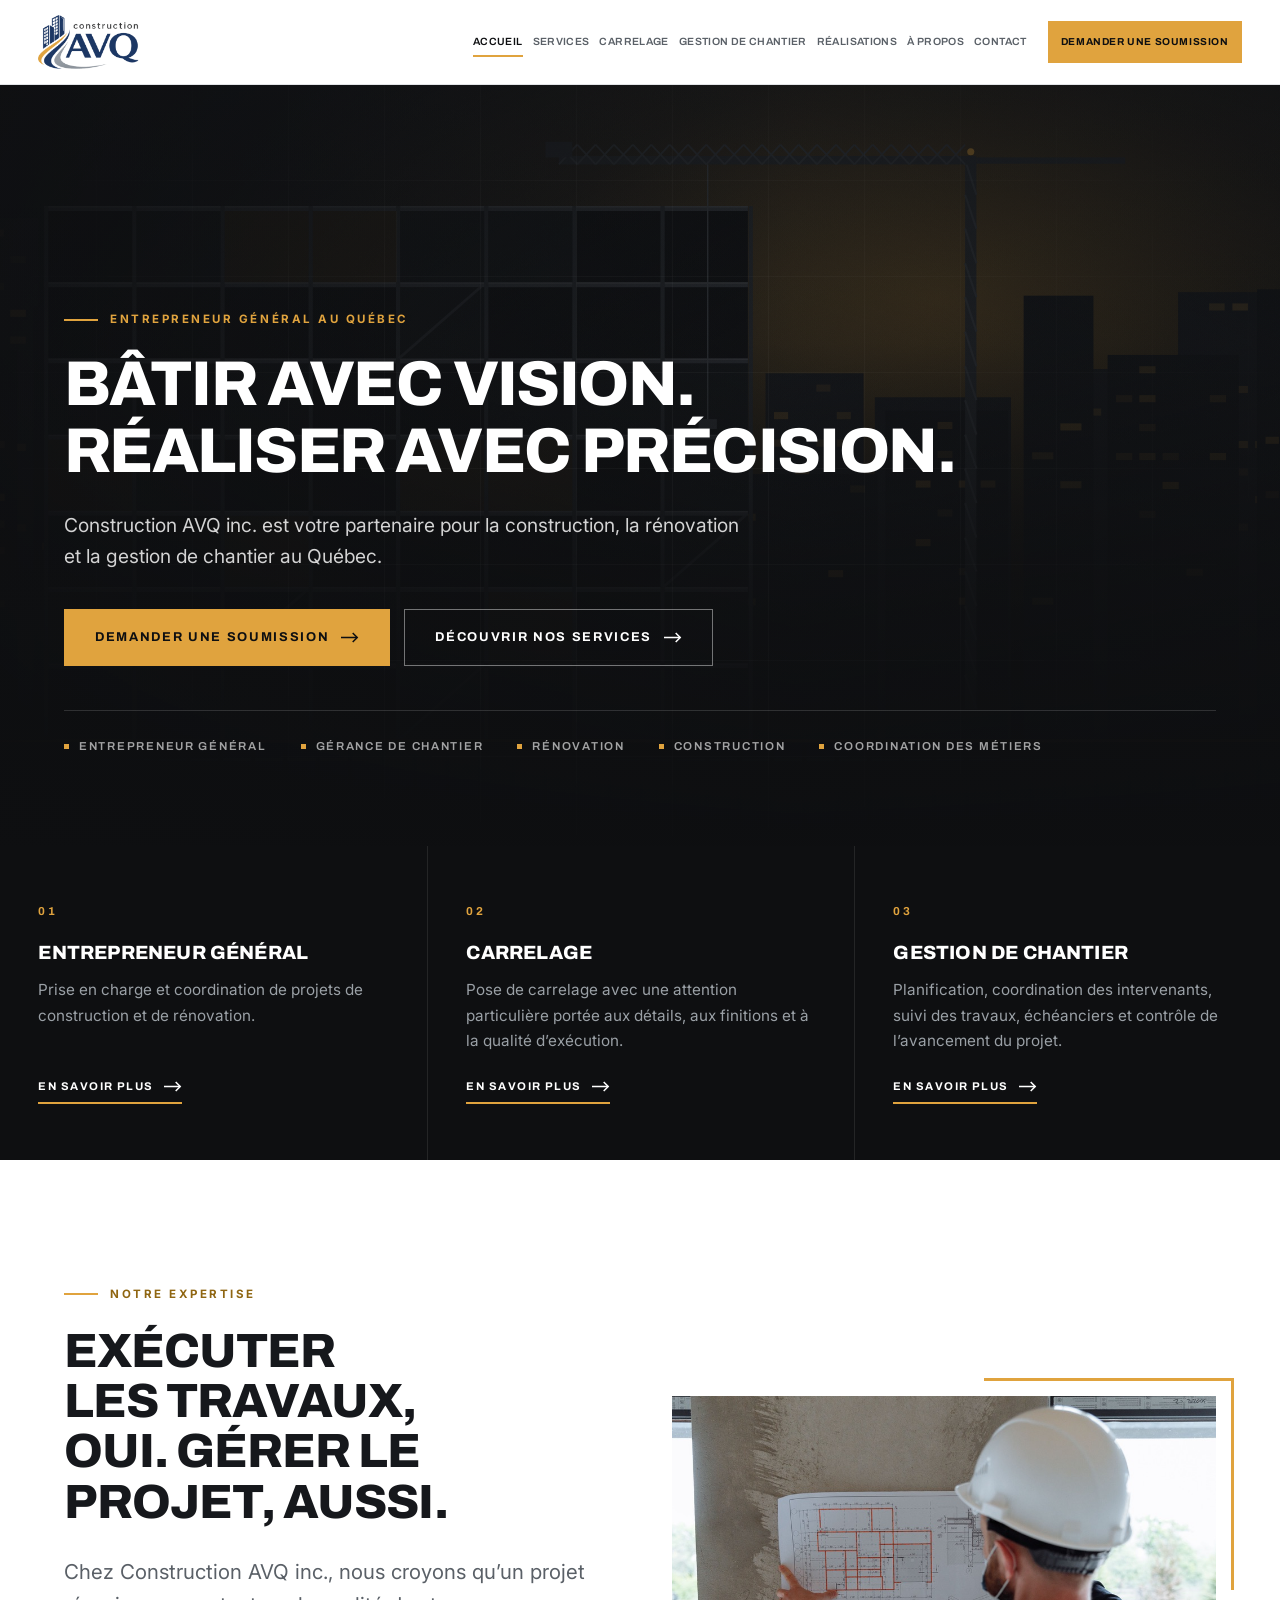
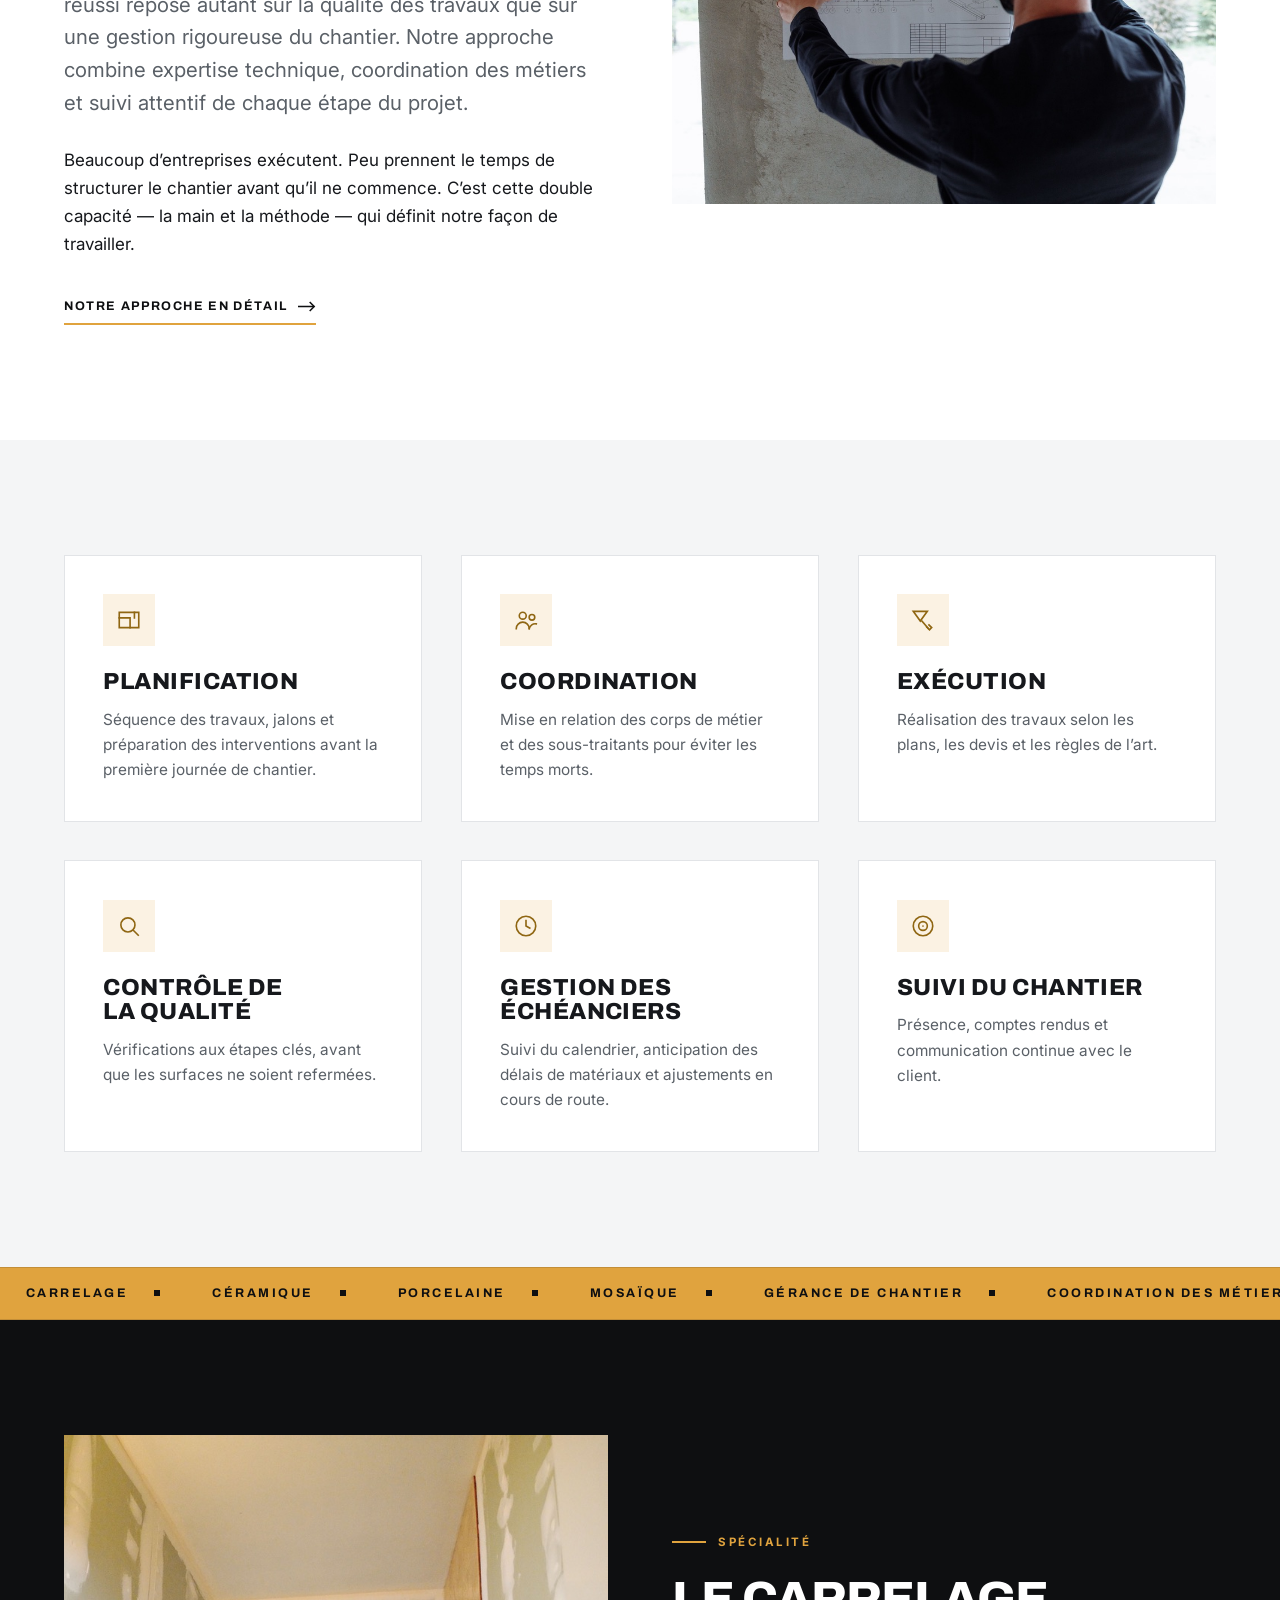
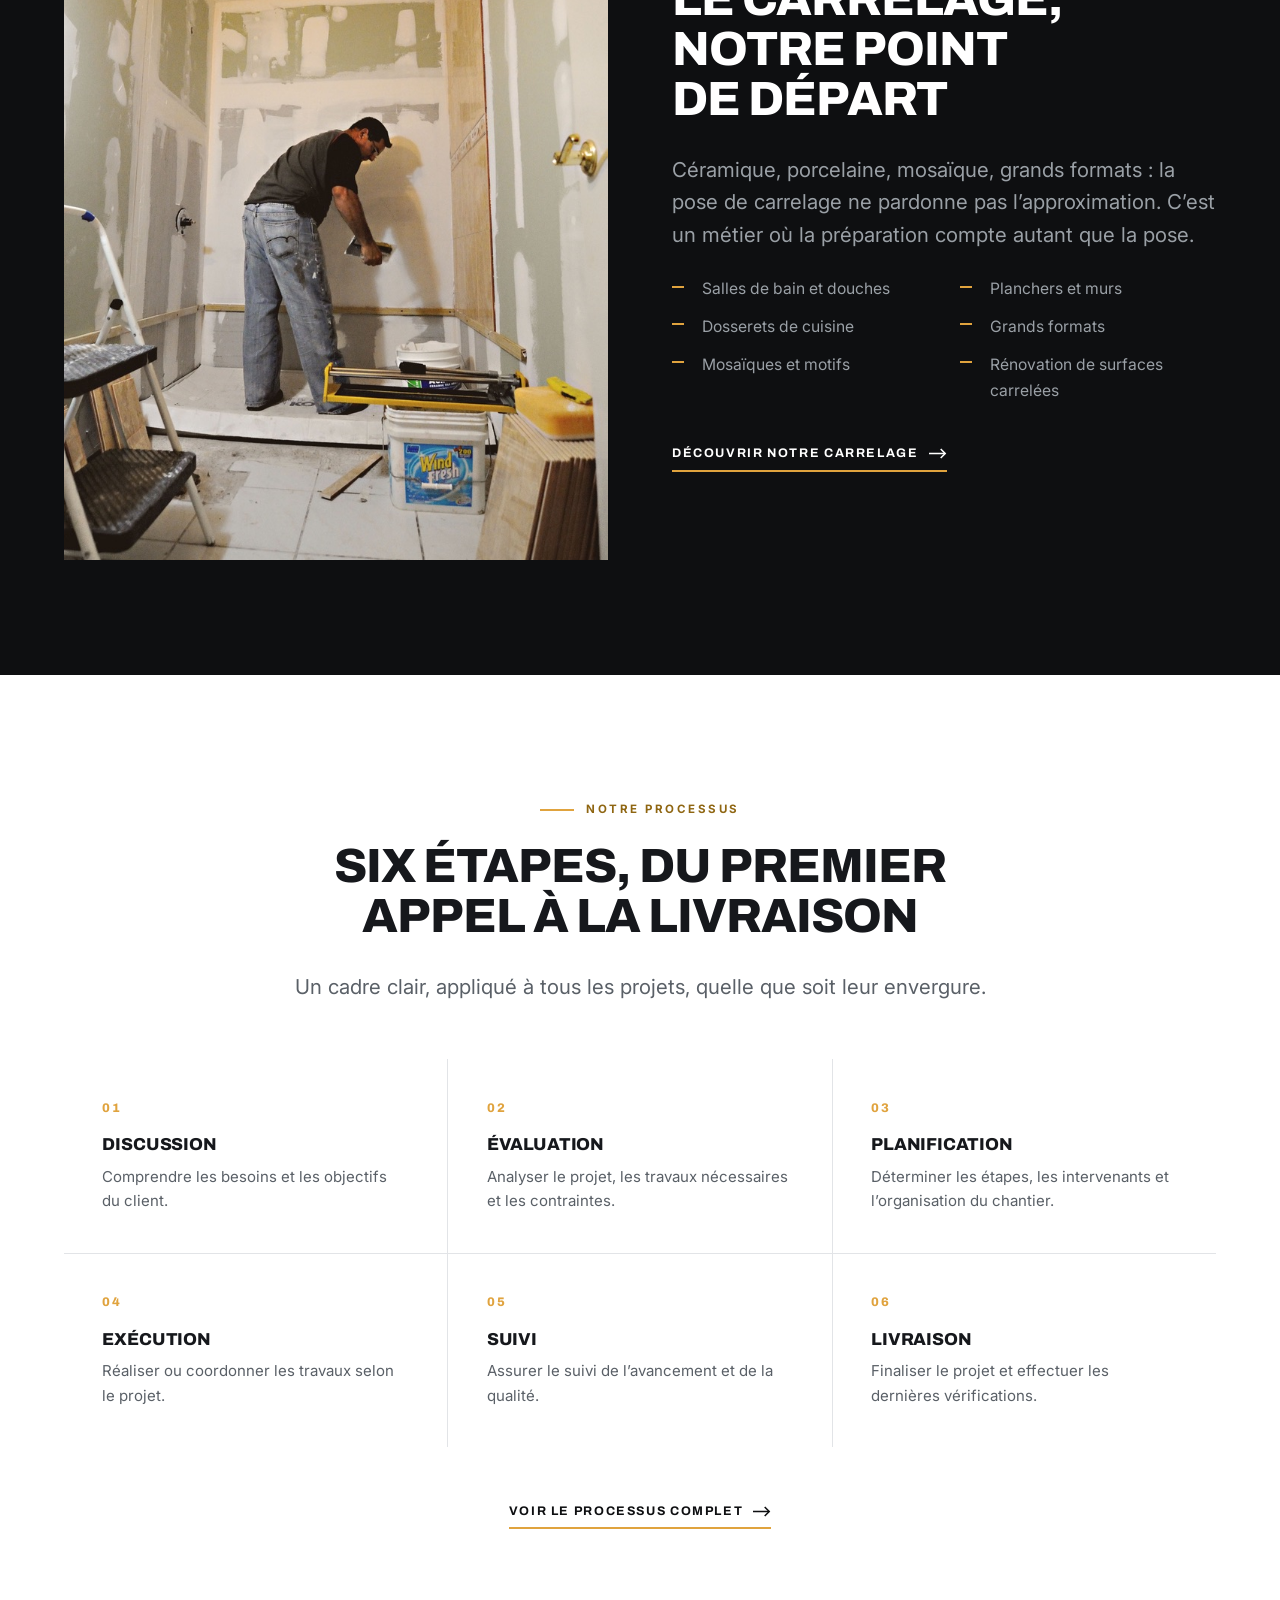
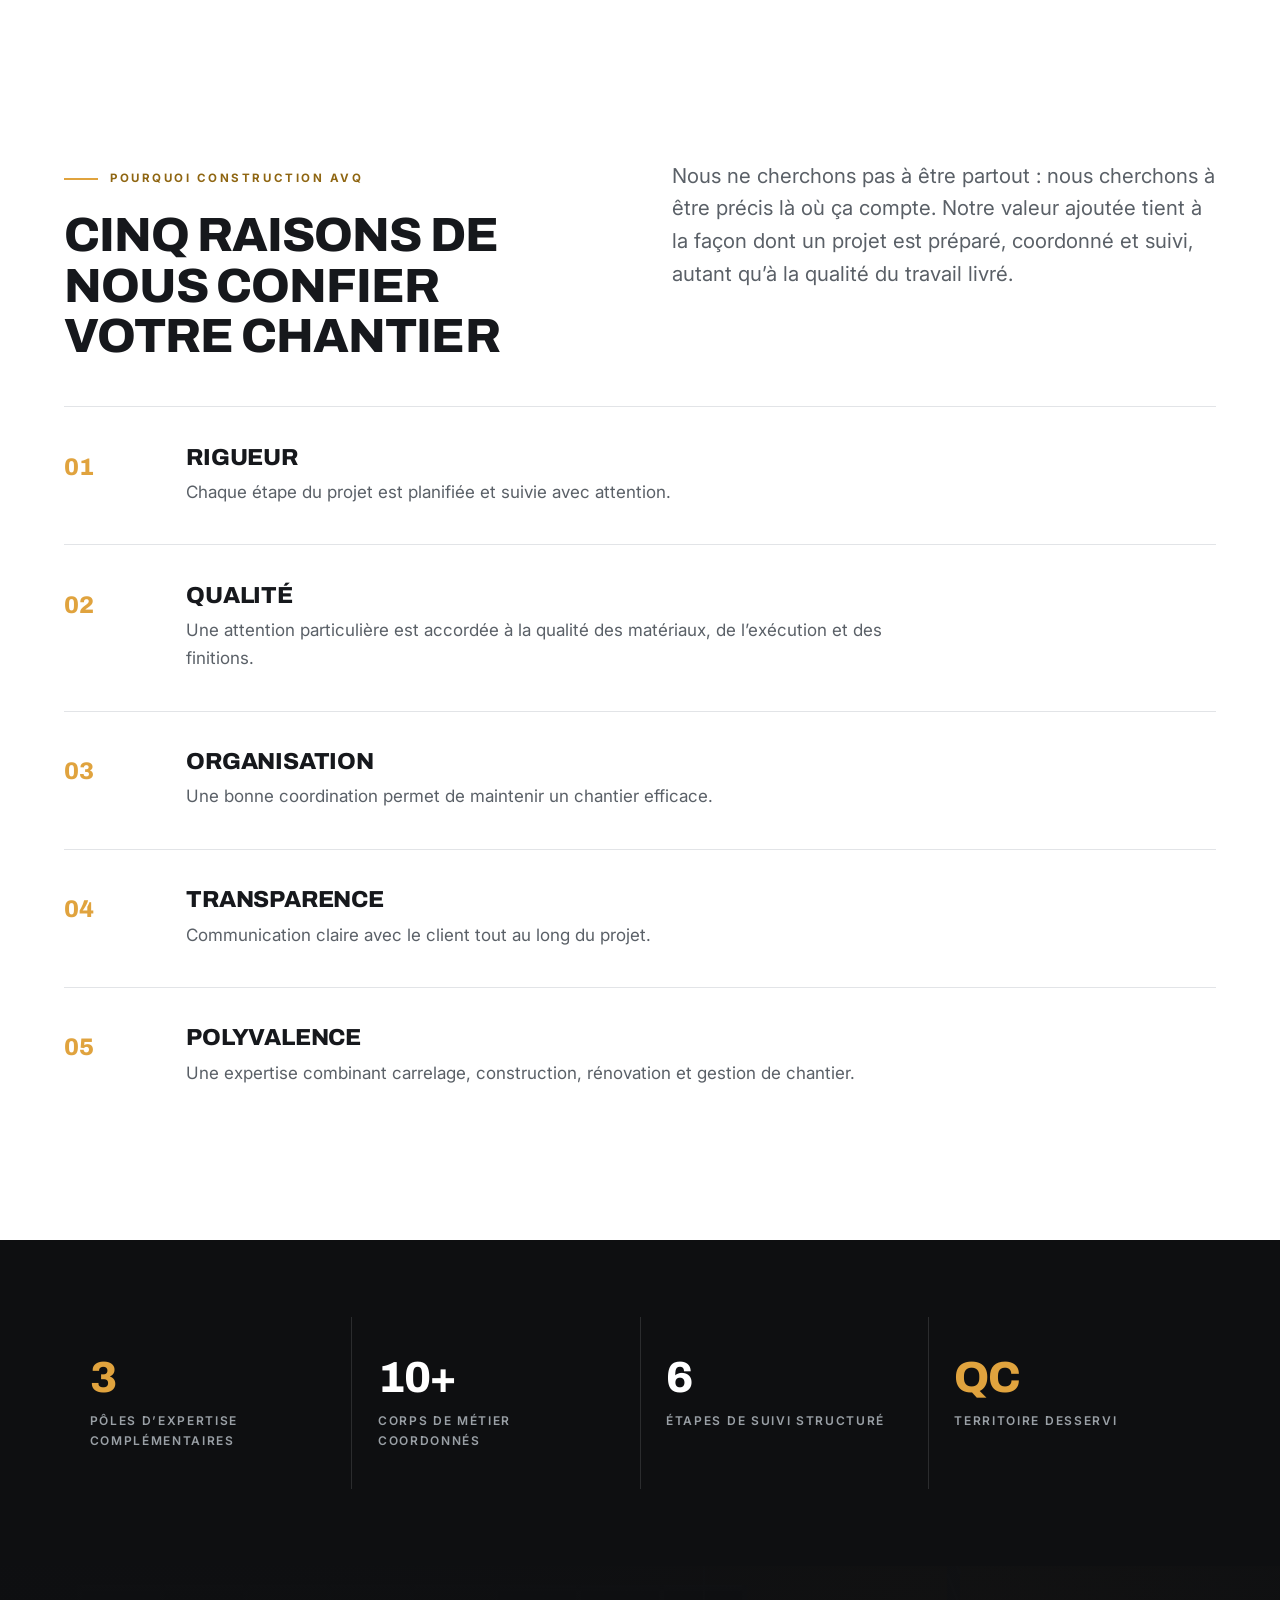
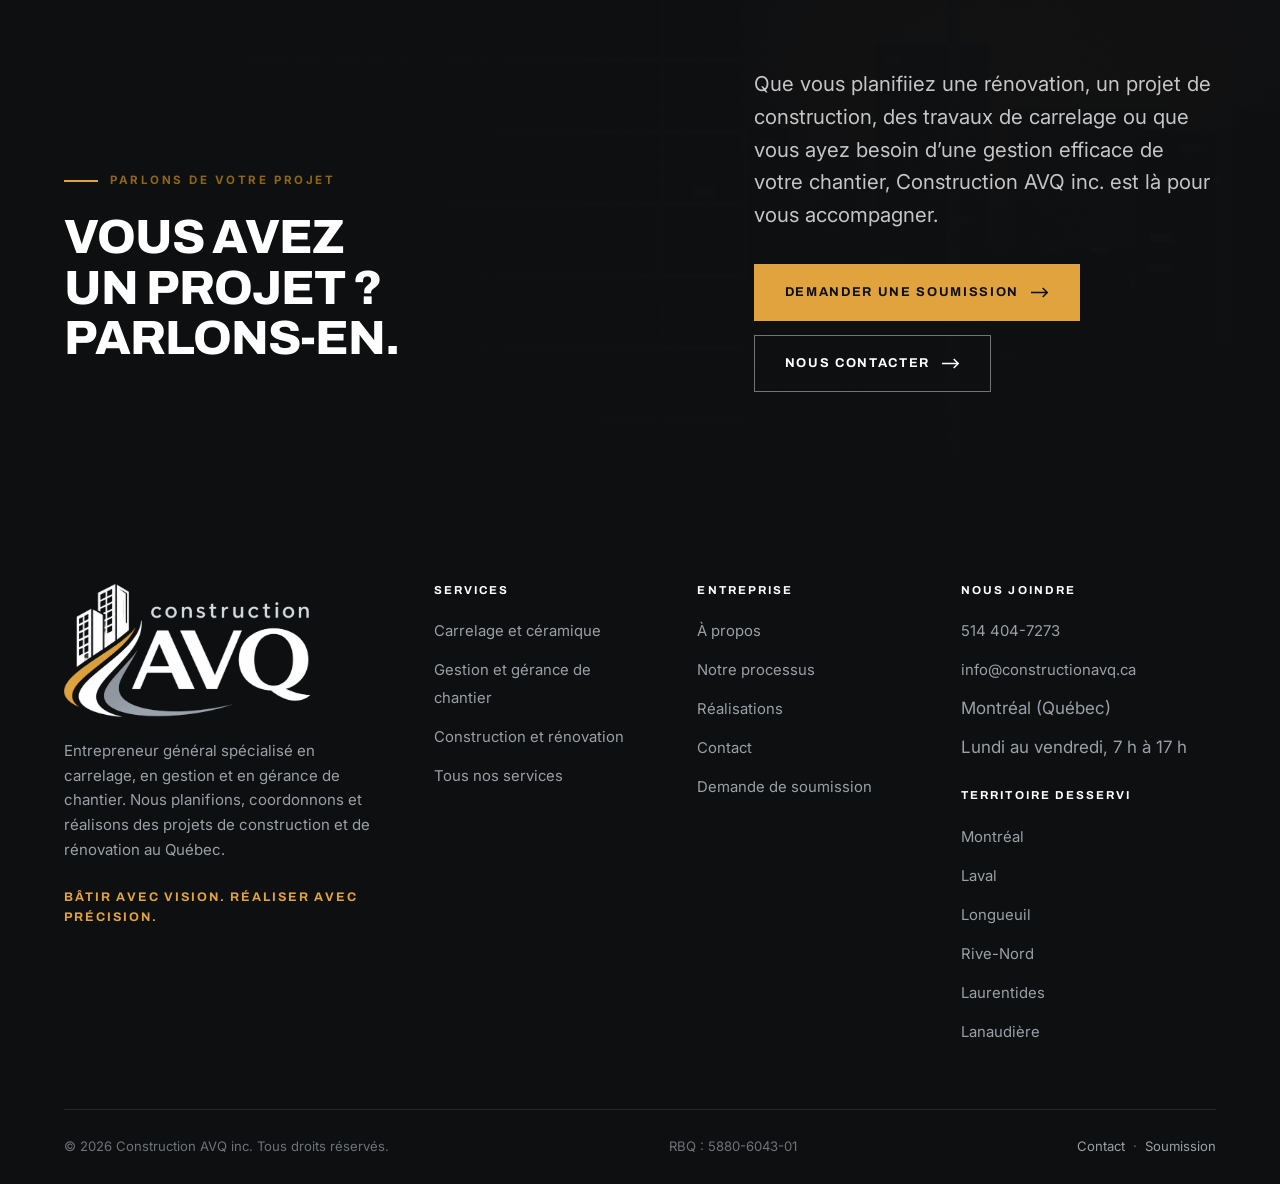
<file: index.html>
<!DOCTYPE html>
<html lang="fr-CA">
<head>
<meta charset="utf-8">
<meta name="viewport" content="width=device-width, initial-scale=1">
<title>Entrepreneur général et carrelage à Montréal | Construction AVQ</title>
<meta name="description" content="Entrepreneur général spécialisé en carrelage, gestion et gérance de chantier. Construction et rénovation à Montréal et au Québec. Demandez une soumission.">
<meta name="keywords" content="entrepreneur général Montréal, entrepreneur général Québec, carrelage Montréal, pose de céramique Montréal, gestion de chantier Montréal, gérance de chantier, rénovation Montréal, construction Montréal, carreleur Montréal">
<link rel="canonical" href="https://constructionavq.ca/">
<meta name="author" content="Construction AVQ inc.">
<meta name="robots" content="index, follow, max-image-preview:large">
<meta name="theme-color" content="#0E0F11">
<meta name="geo.region" content="CA-QC">
<meta name="geo.placename" content="Montréal, Québec">

<meta property="og:type" content="website">
<meta property="og:locale" content="fr_CA">
<meta property="og:site_name" content="Construction AVQ inc.">
<meta property="og:title" content="Entrepreneur général et carrelage à Montréal | Construction AVQ">
<meta property="og:description" content="Entrepreneur général spécialisé en carrelage, gestion et gérance de chantier. Construction et rénovation à Montréal et au Québec. Demandez une soumission.">
<meta property="og:url" content="https://constructionavq.ca/">
<meta property="og:image" content="https://constructionavq.ca/assets/img/og-image.png">
<meta property="og:image:width" content="1200">
<meta property="og:image:height" content="630">
<meta property="og:image:alt" content="Construction AVQ — Bâtir avec vision. Réaliser avec précision.">
<meta name="twitter:card" content="summary_large_image">
<meta name="twitter:title" content="Entrepreneur général et carrelage à Montréal | Construction AVQ">
<meta name="twitter:description" content="Entrepreneur général spécialisé en carrelage, gestion et gérance de chantier. Construction et rénovation à Montréal et au Québec. Demandez une soumission.">
<meta name="twitter:image" content="https://constructionavq.ca/assets/img/og-image.png">

<link rel="icon" href="assets/img/favicon.png" sizes="32x32" type="image/png">
<link rel="icon" href="assets/img/icone-512.png" sizes="512x512" type="image/png">
<link rel="apple-touch-icon" href="assets/img/icone-180.png">
<link rel="manifest" href="site.webmanifest">
<link rel="preconnect" href="https://fonts.googleapis.com">
<link rel="preconnect" href="https://fonts.gstatic.com" crossorigin>
<link rel="stylesheet" href="https://fonts.googleapis.com/css2?family=Archivo:wght@500;600;700;800&family=Inter:wght@400;500;600;700&display=swap" media="print" onload="this.media='all'">
<noscript><link rel="stylesheet" href="https://fonts.googleapis.com/css2?family=Archivo:wght@500;600;700;800&family=Inter:wght@400;500;600;700&display=swap"></noscript>
<link rel="stylesheet" href="assets/css/style.css">
<noscript><style>
  /* Sans JavaScript : tout le contenu reste visible et la navigation reste utilisable. */
  .reveal { opacity: 1; transform: none; }
  .barre-mobile { transform: none; }
  .marquee__piste { animation: none; }
  .entete { position: static; background: var(--noir); }
  .burger { display: none; }
  body { padding-top: 0; }
  @media (max-width: 1180px) {
    .menu-mobile { position: static; opacity: 1; visibility: visible; transform: none;
                   padding: 4px var(--gouttiere) 30px; }
  }
</style></noscript>
<script type="application/ld+json">{"@context":"https://schema.org","@type":"GeneralContractor","@id":"https://constructionavq.ca/#entreprise","name":"Construction AVQ inc.","alternateName":"Construction AVQ","slogan":"Bâtir avec vision. Réaliser avec précision.","description":"Entrepreneur général québécois spécialisé en carrelage, en gestion et en gérance de chantier. Construction, rénovation, coordination des sous-traitants et suivi de projet au Québec.","url":"https://constructionavq.ca/","telephone":"514 404-7273","email":"info@constructionavq.ca","image":"https://constructionavq.ca/assets/img/hero-chantier.svg","logo":"https://constructionavq.ca/assets/img/logo-avq.png","priceRange":"$$","identifier":{"@type":"PropertyValue","name":"Licence RBQ","value":"5880-6043-01","description":"Licence de la Régie du bâtiment du Québec"},"address":{"@type":"PostalAddress","addressLocality":"Montréal","addressRegion":"QC","addressCountry":"CA"},"areaServed":[{"@type":"City","name":"Montréal"},{"@type":"City","name":"Laval"},{"@type":"City","name":"Longueuil"},{"@type":"City","name":"Rive-Nord"},{"@type":"City","name":"Laurentides"},{"@type":"City","name":"Lanaudière"},{"@type":"City","name":"Estrie"}],"openingHoursSpecification":[{"@type":"OpeningHoursSpecification","dayOfWeek":["Monday","Tuesday","Wednesday","Thursday","Friday"],"opens":"07:00","closes":"17:00"}],"knowsAbout":["Carrelage","Pose de céramique","Pose de porcelaine","Mosaïque","Gestion de chantier","Gérance de chantier","Rénovation résidentielle","Rénovation commerciale","Coordination de sous-traitants"],"hasOfferCatalog":{"@type":"OfferCatalog","name":"Services de Construction AVQ inc.","itemListElement":[{"@type":"Offer","itemOffered":{"@type":"Service","name":"Carrelage et pose de céramique"}},{"@type":"Offer","itemOffered":{"@type":"Service","name":"Gestion et gérance de chantier"}},{"@type":"Offer","itemOffered":{"@type":"Service","name":"Construction et rénovation"}}]}}</script>
<script type="application/ld+json">{"@context":"https://schema.org","@type":"WebSite","name":"Construction AVQ inc.","url":"https://constructionavq.ca/","inLanguage":"fr-CA","publisher":{"@id":"https://constructionavq.ca/#entreprise"}}</script>
</head>
<body>
<a class="skip" href="#contenu">Aller au contenu principal</a>
<header class="entete">
  <div class="wrap entete__inner">
    <a class="logo" href="index.html" aria-label="Construction AVQ inc. — accueil">
      <img class="logo__image" src="assets/img/logo-avq.png"
           alt="Construction AVQ" width="700" height="371" fetchpriority="high">
    </a>
    <nav class="nav" aria-label="Navigation principale"><a href="index.html" aria-current="page">Accueil</a><a href="services.html">Services</a><a href="carrelage.html">Carrelage</a><a href="gestion-de-chantier.html">Gestion de chantier</a><a href="realisations.html">Réalisations</a><a href="a-propos.html">À propos</a><a href="contact.html">Contact</a></nav>
    <a class="btn btn-nav" href="soumission.html">Demander une soumission</a>
    <button class="burger" type="button" aria-expanded="false" aria-controls="menu-mobile" aria-label="Ouvrir le menu">
      <span></span><span></span><span></span>
    </button>
  </div>
</header>
<div class="menu-mobile" id="menu-mobile">
  <a class="m-lien" href="index.html" aria-current="page">Accueil<span>01</span></a><a class="m-lien" href="services.html">Services<span>02</span></a><a class="m-lien" href="carrelage.html">Carrelage<span>03</span></a><a class="m-lien" href="gestion-de-chantier.html">Gestion de chantier<span>04</span></a><a class="m-lien" href="realisations.html">Réalisations<span>05</span></a><a class="m-lien" href="a-propos.html">À propos<span>06</span></a><a class="m-lien" href="contact.html">Contact<span>07</span></a>
  <a class="btn" href="soumission.html">Demander une soumission<svg class="fl" viewBox="0 0 20 12" width="18" height="11" fill="none" stroke="currentColor" stroke-width="1.7" aria-hidden="true"><path d="M0 6h18"/><path d="m13 1 5 5-5 5"/></svg></a>
  <div class="menu-mobile__coord">
    <p>Une question&nbsp;? <a href="tel:+15144047273">514 404-7273</a><br>
    <a class="courriel" href="mailto:info@constructionavq.ca?subject=Question%20%E2%80%94%20Construction%20AVQ%20inc.">info@<wbr>constructionavq.ca</a></p>
  </div>
</div>
<main id="contenu">

<section class="hero">
  <div class="hero__media">
    <img src="assets/img/hero-chantier.svg" alt="Chantier de construction moderne en fin de journée, structure de béton et grue à tour" width="1920" height="1080" fetchpriority="high">
  </div>
  <div class="hero__voile"></div>
  <div class="hero__grille"></div>
  <div class="wrap hero__contenu">
    <p class="eyebrow">Entrepreneur général au Québec</p>
    <h1>Bâtir avec vision.<br>Réaliser avec précision.</h1>
    <p class="hero__sous">Construction AVQ inc. est votre partenaire pour la construction, la rénovation et la gestion de chantier au Québec.</p>
    <div class="btn-groupe"><a class="btn" href="soumission.html">Demander une soumission<svg class="fl" viewBox="0 0 20 12" width="18" height="11" fill="none" stroke="currentColor" stroke-width="1.7" aria-hidden="true"><path d="M0 6h18"/><path d="m13 1 5 5-5 5"/></svg></a><a class="btn btn--clair" href="services.html">Découvrir nos services<svg class="fl" viewBox="0 0 20 12" width="18" height="11" fill="none" stroke="currentColor" stroke-width="1.7" aria-hidden="true"><path d="M0 6h18"/><path d="m13 1 5 5-5 5"/></svg></a></div>
    <div class="hero__bandeau">
      <span>Entrepreneur général</span><span>Gérance de chantier</span><span>Rénovation</span><span>Construction</span><span>Coordination des métiers</span>
    </div>
  </div>
</section>

<section class="piliers" aria-label="Nos trois principales expertises">
  <article class="pilier reveal" data-delai="1"><div class="pilier__num">01</div><h3>Entrepreneur général</h3><p>Prise en charge et coordination de projets de construction et de rénovation.</p><a class="lien-fleche" href="construction-renovation.html">En savoir plus<svg class="fl" viewBox="0 0 20 12" width="18" height="11" fill="none" stroke="currentColor" stroke-width="1.7" aria-hidden="true"><path d="M0 6h18"/><path d="m13 1 5 5-5 5"/></svg></a></article><article class="pilier reveal" data-delai="2"><div class="pilier__num">02</div><h3>Carrelage</h3><p>Pose de carrelage avec une attention particulière portée aux détails, aux finitions et à la qualité d’exécution.</p><a class="lien-fleche" href="carrelage.html">En savoir plus<svg class="fl" viewBox="0 0 20 12" width="18" height="11" fill="none" stroke="currentColor" stroke-width="1.7" aria-hidden="true"><path d="M0 6h18"/><path d="m13 1 5 5-5 5"/></svg></a></article><article class="pilier reveal" data-delai="3"><div class="pilier__num">03</div><h3>Gestion de chantier</h3><p>Planification, coordination des intervenants, suivi des travaux, échéanciers et contrôle de l’avancement du projet.</p><a class="lien-fleche" href="gestion-de-chantier.html">En savoir plus<svg class="fl" viewBox="0 0 20 12" width="18" height="11" fill="none" stroke="currentColor" stroke-width="1.7" aria-hidden="true"><path d="M0 6h18"/><path d="m13 1 5 5-5 5"/></svg></a></article>
</section>

<section class="section">
  <div class="wrap">
    <div class="duo">
      <div class="reveal">
        <p class="eyebrow">Notre expertise</p>
        <h2>Exécuter les travaux, oui. Gérer le projet, aussi.</h2>
        <p class="lead" style="margin-bottom:26px">Chez Construction AVQ inc., nous croyons qu’un projet réussi repose autant sur la qualité des travaux que sur une gestion rigoureuse du chantier. Notre approche combine expertise technique, coordination des métiers et suivi attentif de chaque étape du projet.</p>
        <p>Beaucoup d’entreprises exécutent. Peu prennent le temps de structurer le chantier avant qu’il ne commence. C’est cette double capacité — la main et la méthode — qui définit notre façon de travailler.</p>
        <div style="margin-top:32px"><a class="lien-fleche" href="a-propos.html">Notre approche en détail<svg class="fl" viewBox="0 0 20 12" width="18" height="11" fill="none" stroke="currentColor" stroke-width="1.7" aria-hidden="true"><path d="M0 6h18"/><path d="m13 1 5 5-5 5"/></svg></a></div>
      </div>
      <div class="duo__media duo__cadre reveal" data-delai="1">
        <img src="assets/img/chantier-lecture-plans.jpeg" alt="Chargé de projet casqué consultant les plans d’exécution sur un chantier" width="1086" height="724" loading="lazy">
      </div>
    </div>
  </div>
</section>

<section class="section section--gris" style="padding-top:0">
  <div class="wrap" style="padding-top:var(--section-y)">
    <div class="grille grille--3 grille--espacee">
      <article class="carte reveal" data-delai="0"><div class="carte__ico"><svg viewBox="0 0 24 24" fill="none" stroke="currentColor" stroke-width="1.5" stroke-linecap="square" stroke-linejoin="miter" aria-hidden="true" focusable="false" width="26" height="26"><path d="M3 5h18v14H3z"/><path d="M3 10h10M13 10v9M17 5v5"/></svg></div><h3>Planification</h3><p>Séquence des travaux, jalons et préparation des interventions avant la première journée de chantier.</p></article><article class="carte reveal" data-delai="1"><div class="carte__ico"><svg viewBox="0 0 24 24" fill="none" stroke="currentColor" stroke-width="1.5" stroke-linecap="square" stroke-linejoin="miter" aria-hidden="true" focusable="false" width="26" height="26"><circle cx="9" cy="8" r="3.2"/><path d="M3 20a6 6 0 0 1 12 0"/><circle cx="17.5" cy="9.5" r="2.6"/><path d="M15 20a5.5 5.5 0 0 1 6.5-4.4"/></svg></div><h3>Coordination</h3><p>Mise en relation des corps de métier et des sous-traitants pour éviter les temps morts.</p></article><article class="carte reveal" data-delai="2"><div class="carte__ico"><svg viewBox="0 0 24 24" fill="none" stroke="currentColor" stroke-width="1.5" stroke-linecap="square" stroke-linejoin="miter" aria-hidden="true" focusable="false" width="26" height="26"><path d="M3 4h13l-6.5 9L3 4Z"/><path d="M11 13l6 7"/><path d="M15.5 18.5l2.5 2.5 2-2-2.5-2.5"/></svg></div><h3>Exécution</h3><p>Réalisation des travaux selon les plans, les devis et les règles de l’art.</p></article><article class="carte reveal" data-delai="3"><div class="carte__ico"><svg viewBox="0 0 24 24" fill="none" stroke="currentColor" stroke-width="1.5" stroke-linecap="square" stroke-linejoin="miter" aria-hidden="true" focusable="false" width="26" height="26"><circle cx="11" cy="11" r="6.5"/><path d="m16 16 4.5 4.5"/></svg></div><h3>Contrôle de la qualité</h3><p>Vérifications aux étapes clés, avant que les surfaces ne soient refermées.</p></article><article class="carte reveal" data-delai="0"><div class="carte__ico"><svg viewBox="0 0 24 24" fill="none" stroke="currentColor" stroke-width="1.5" stroke-linecap="square" stroke-linejoin="miter" aria-hidden="true" focusable="false" width="26" height="26"><circle cx="12" cy="12" r="9"/><path d="M12 7v5l3.5 2"/></svg></div><h3>Gestion des échéanciers</h3><p>Suivi du calendrier, anticipation des délais de matériaux et ajustements en cours de route.</p></article><article class="carte reveal" data-delai="1"><div class="carte__ico"><svg viewBox="0 0 24 24" fill="none" stroke="currentColor" stroke-width="1.5" stroke-linecap="square" stroke-linejoin="miter" aria-hidden="true" focusable="false" width="26" height="26"><circle cx="12" cy="12" r="9"/><circle cx="12" cy="12" r="4"/><circle cx="12" cy="12" r="0.8" fill="currentColor" stroke="none"/></svg></div><h3>Suivi du chantier</h3><p>Présence, comptes rendus et communication continue avec le client.</p></article>
    </div>
  </div>
</section>

<div class="marquee" aria-hidden="true"><div class="marquee__piste"><span>Carrelage</span><span>Céramique</span><span>Porcelaine</span><span>Mosaïque</span><span>Gérance de chantier</span><span>Coordination des métiers</span><span>Rénovation résidentielle</span><span>Rénovation commerciale</span><span>Échéanciers</span><span>Contrôle de la qualité</span></div></div>

<section class="section section--sombre">
  <div class="wrap">
    <div class="duo duo--inverse">
      <div class="duo__media duo__media--haut reveal">
        <img src="assets/img/carrelage-pose-en-cours.jpeg" alt="Préparation d’un mur de salle de bain avant la pose du carrelage, coupeuse et carreaux en attente" width="724" height="1086" loading="lazy">
      </div>
      <div class="reveal" data-delai="1">
        <p class="eyebrow">Spécialité</p>
        <h2>Le carrelage, notre point de départ</h2>
        <p class="lead" style="margin-bottom:24px">Céramique, porcelaine, mosaïque, grands formats&nbsp;: la pose de carrelage ne pardonne pas l’approximation. C’est un métier où la préparation compte autant que la pose.</p>
        <ul class="liste liste--2" style="margin-bottom:34px">
          <li>Salles de bain et douches</li>
          <li>Planchers et murs</li>
          <li>Dosserets de cuisine</li>
          <li>Grands formats</li>
          <li>Mosaïques et motifs</li>
          <li>Rénovation de surfaces carrelées</li>
        </ul>
        <a class="lien-fleche" href="carrelage.html">Découvrir notre carrelage<svg class="fl" viewBox="0 0 20 12" width="18" height="11" fill="none" stroke="currentColor" stroke-width="1.7" aria-hidden="true"><path d="M0 6h18"/><path d="m13 1 5 5-5 5"/></svg></a>
      </div>
    </div>
  </div>
</section>

<section class="section">
  <div class="wrap">
    <div class="center" style="margin-bottom:56px">
      <p class="eyebrow reveal">Notre processus</p>
      <h2 class="reveal">Six étapes, du premier appel à la livraison</h2>
      <p class="lead reveal" data-delai="1">Un cadre clair, appliqué à tous les projets, quelle que soit leur envergure.</p>
    </div>
    <div class="etapes-grille">
      <article class="etape-carte reveal" data-delai="0"><div class="etape-carte__num">01</div><h3>Discussion</h3><p>Comprendre les besoins et les objectifs du client.</p></article><article class="etape-carte reveal" data-delai="1"><div class="etape-carte__num">02</div><h3>Évaluation</h3><p>Analyser le projet, les travaux nécessaires et les contraintes.</p></article><article class="etape-carte reveal" data-delai="2"><div class="etape-carte__num">03</div><h3>Planification</h3><p>Déterminer les étapes, les intervenants et l’organisation du chantier.</p></article><article class="etape-carte reveal" data-delai="3"><div class="etape-carte__num">04</div><h3>Exécution</h3><p>Réaliser ou coordonner les travaux selon le projet.</p></article><article class="etape-carte reveal" data-delai="0"><div class="etape-carte__num">05</div><h3>Suivi</h3><p>Assurer le suivi de l’avancement et de la qualité.</p></article><article class="etape-carte reveal" data-delai="1"><div class="etape-carte__num">06</div><h3>Livraison</h3><p>Finaliser le projet et effectuer les dernières vérifications.</p></article>
    </div>
    <div class="center" style="margin-top:48px"><a class="lien-fleche" href="processus.html">Voir le processus complet<svg class="fl" viewBox="0 0 20 12" width="18" height="11" fill="none" stroke="currentColor" stroke-width="1.7" aria-hidden="true"><path d="M0 6h18"/><path d="m13 1 5 5-5 5"/></svg></a></div>
  </div>
</section>

<section class="section ">
  <div class="wrap">
    <div class="duo" style="align-items:start; margin-bottom:16px">
      <div class="reveal">
        <p class="eyebrow">Pourquoi Construction AVQ</p>
        <h2>Cinq raisons de nous confier votre chantier</h2>
      </div>
      <div class="reveal" data-delai="1">
        <p class="lead">Nous ne cherchons pas à être partout&nbsp;: nous cherchons à être précis là où ça compte. Notre valeur ajoutée tient à la façon dont un projet est préparé, coordonné et suivi, autant qu’à la qualité du travail livré.</p>
      </div>
    </div>
    <div class="avantage reveal" data-delai="0"><div class="avantage__num">01</div><div><h3>Rigueur</h3><p>Chaque étape du projet est planifiée et suivie avec attention.</p></div></div><div class="avantage reveal" data-delai="1"><div class="avantage__num">02</div><div><h3>Qualité</h3><p>Une attention particulière est accordée à la qualité des matériaux, de l’exécution et des finitions.</p></div></div><div class="avantage reveal" data-delai="2"><div class="avantage__num">03</div><div><h3>Organisation</h3><p>Une bonne coordination permet de maintenir un chantier efficace.</p></div></div><div class="avantage reveal" data-delai="3"><div class="avantage__num">04</div><div><h3>Transparence</h3><p>Communication claire avec le client tout au long du projet.</p></div></div><div class="avantage reveal" data-delai="4"><div class="avantage__num">05</div><div><h3>Polyvalence</h3><p>Une expertise combinant carrelage, construction, rénovation et gestion de chantier.</p></div></div>
  </div>
</section>

<section class="section section--sombre" style="padding-block:clamp(48px,6vw,86px)">
  <div class="wrap">
    <div class="stats">
      <div class="stat"><div class="stat__val"><em>3</em></div><div class="stat__lib">pôles d’expertise complémentaires</div></div>
      <div class="stat"><div class="stat__val"><span data-compteur="10" data-suffixe="+">10+</span></div><div class="stat__lib">corps de métier coordonnés</div></div>
      <div class="stat"><div class="stat__val"><span data-compteur="6" data-suffixe="">6</span></div><div class="stat__lib">étapes de suivi structuré</div></div>
      <div class="stat"><div class="stat__val"><em>QC</em></div><div class="stat__lib">territoire desservi</div></div>
    </div>
  </div>
</section>

<section class="cta">
  <div class="cta__media"><img src="assets/img/chantier-nuit.svg" alt="" loading="lazy" width="1600" height="900"></div>
  <div class="wrap">
    <div class="cta__inner">
      <div class="reveal">
        <p class="eyebrow">Parlons de votre projet</p>
        <h2>Vous avez un projet&nbsp;? Parlons-en.</h2>
      </div>
      <div class="reveal" data-delai="1">
        <p class="lead" style="margin-bottom:32px">Que vous planifiiez une rénovation, un projet de construction, des travaux de carrelage ou que vous ayez besoin d’une gestion efficace de votre chantier, Construction AVQ inc. est là pour vous accompagner.</p>
        <div class="btn-groupe"><a class="btn" href="soumission.html">Demander une soumission<svg class="fl" viewBox="0 0 20 12" width="18" height="11" fill="none" stroke="currentColor" stroke-width="1.7" aria-hidden="true"><path d="M0 6h18"/><path d="m13 1 5 5-5 5"/></svg></a><a class="btn btn--clair" href="contact.html">Nous contacter<svg class="fl" viewBox="0 0 20 12" width="18" height="11" fill="none" stroke="currentColor" stroke-width="1.7" aria-hidden="true"><path d="M0 6h18"/><path d="m13 1 5 5-5 5"/></svg></a></div>
      </div>
    </div>
  </div>
</section>

</main>
<footer class="pied">
  <div class="wrap">
    <div class="pied__haut">
      <div>
        <a class="logo logo--pied" href="index.html" aria-label="Construction AVQ inc. — accueil">
          <img class="logo__image" src="assets/img/logo-avq-clair.png"
               alt="Construction AVQ inc." width="700" height="371" loading="lazy">
        </a>
        <p class="pied__desc">Entrepreneur général spécialisé en carrelage, en gestion et en gérance de chantier. Nous planifions, coordonnons et réalisons des projets de construction et de rénovation au Québec.</p>
        <p class="pied__slogan">Bâtir avec vision. Réaliser avec précision.</p>
      </div>
      <div>
        <h4>Services</h4>
        <ul><li><a href="carrelage.html">Carrelage et céramique</a></li><li><a href="gestion-de-chantier.html">Gestion et gérance de chantier</a></li><li><a href="construction-renovation.html">Construction et rénovation</a></li><li><a href="services.html">Tous nos services</a></li></ul>
      </div>
      <div>
        <h4>Entreprise</h4>
        <ul><li><a href="a-propos.html">À propos</a></li><li><a href="processus.html">Notre processus</a></li><li><a href="realisations.html">Réalisations</a></li><li><a href="contact.html">Contact</a></li><li><a href="soumission.html">Demande de soumission</a></li></ul>
      </div>
      <div>
        <h4>Nous joindre</h4>
        <ul>
          <li><a href="tel:+15144047273">514 404-7273</a></li>
          <li><a class="courriel" href="mailto:info@constructionavq.ca?subject=Demande%20d%E2%80%99information%20%E2%80%94%20Construction%20AVQ%20inc.">info@<wbr>constructionavq.ca</a></li>
          <li>Montréal (Québec)</li>
          <li>Lundi au vendredi, 7 h à 17 h</li>
        </ul>
        <h4 style="margin-top:28px">Territoire desservi</h4>
        <ul><li><a href="contact.html">Montréal</a></li><li><a href="contact.html">Laval</a></li><li><a href="contact.html">Longueuil</a></li><li><a href="contact.html">Rive-Nord</a></li><li><a href="contact.html">Laurentides</a></li><li><a href="contact.html">Lanaudière</a></li></ul>
      </div>
    </div>
    <div class="pied__bas">
      <span>&copy; <span data-annee>2026</span> Construction AVQ inc. Tous droits réservés.</span>
      <span>RBQ : 5880-6043-01</span>
      <span><a href="contact.html">Contact</a> &nbsp;·&nbsp; <a href="soumission.html">Soumission</a></span>
    </div>
  </div>
</footer>
<nav class="barre-mobile" aria-label="Actions rapides">
  <a href="tel:+15144047273">Appeler</a>
  <a class="principal" href="soumission.html">Soumission</a>
</nav>
<script src="assets/js/main.js" defer></script>
</body>
</html>
</file>
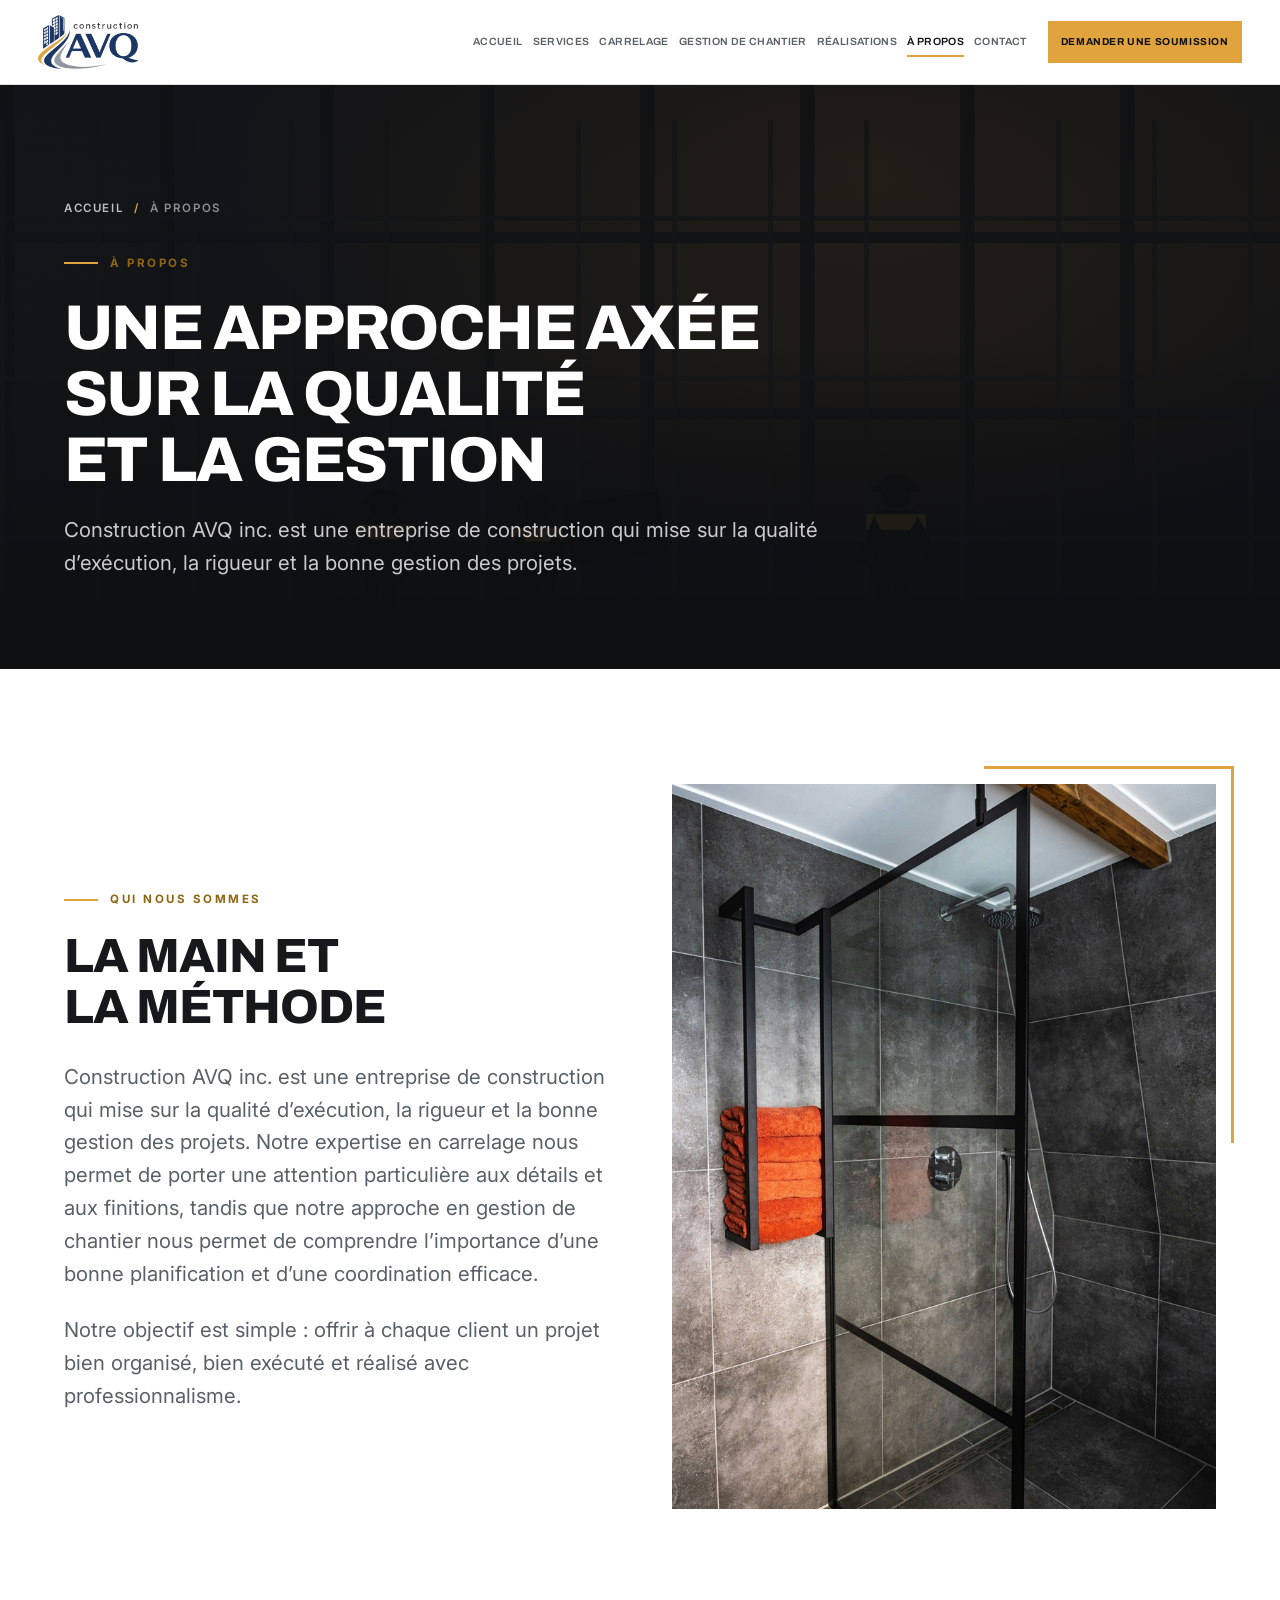
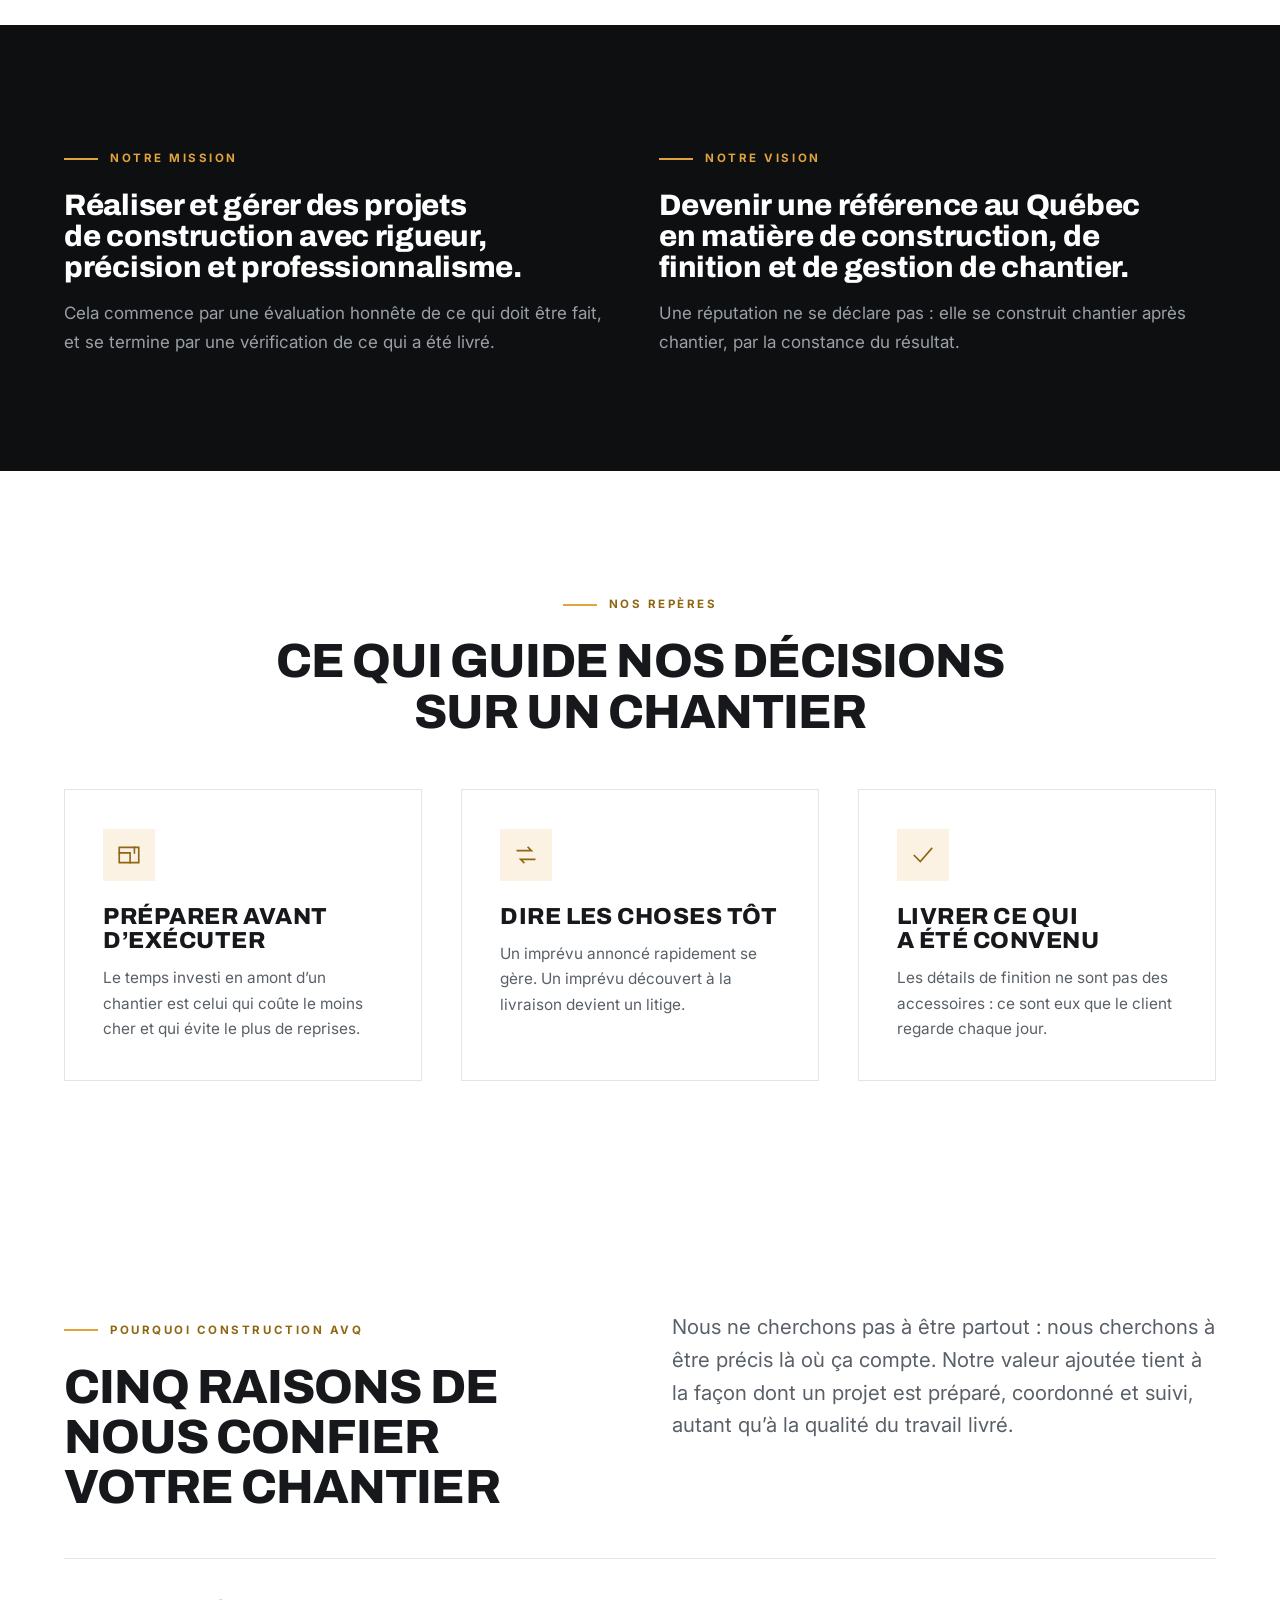
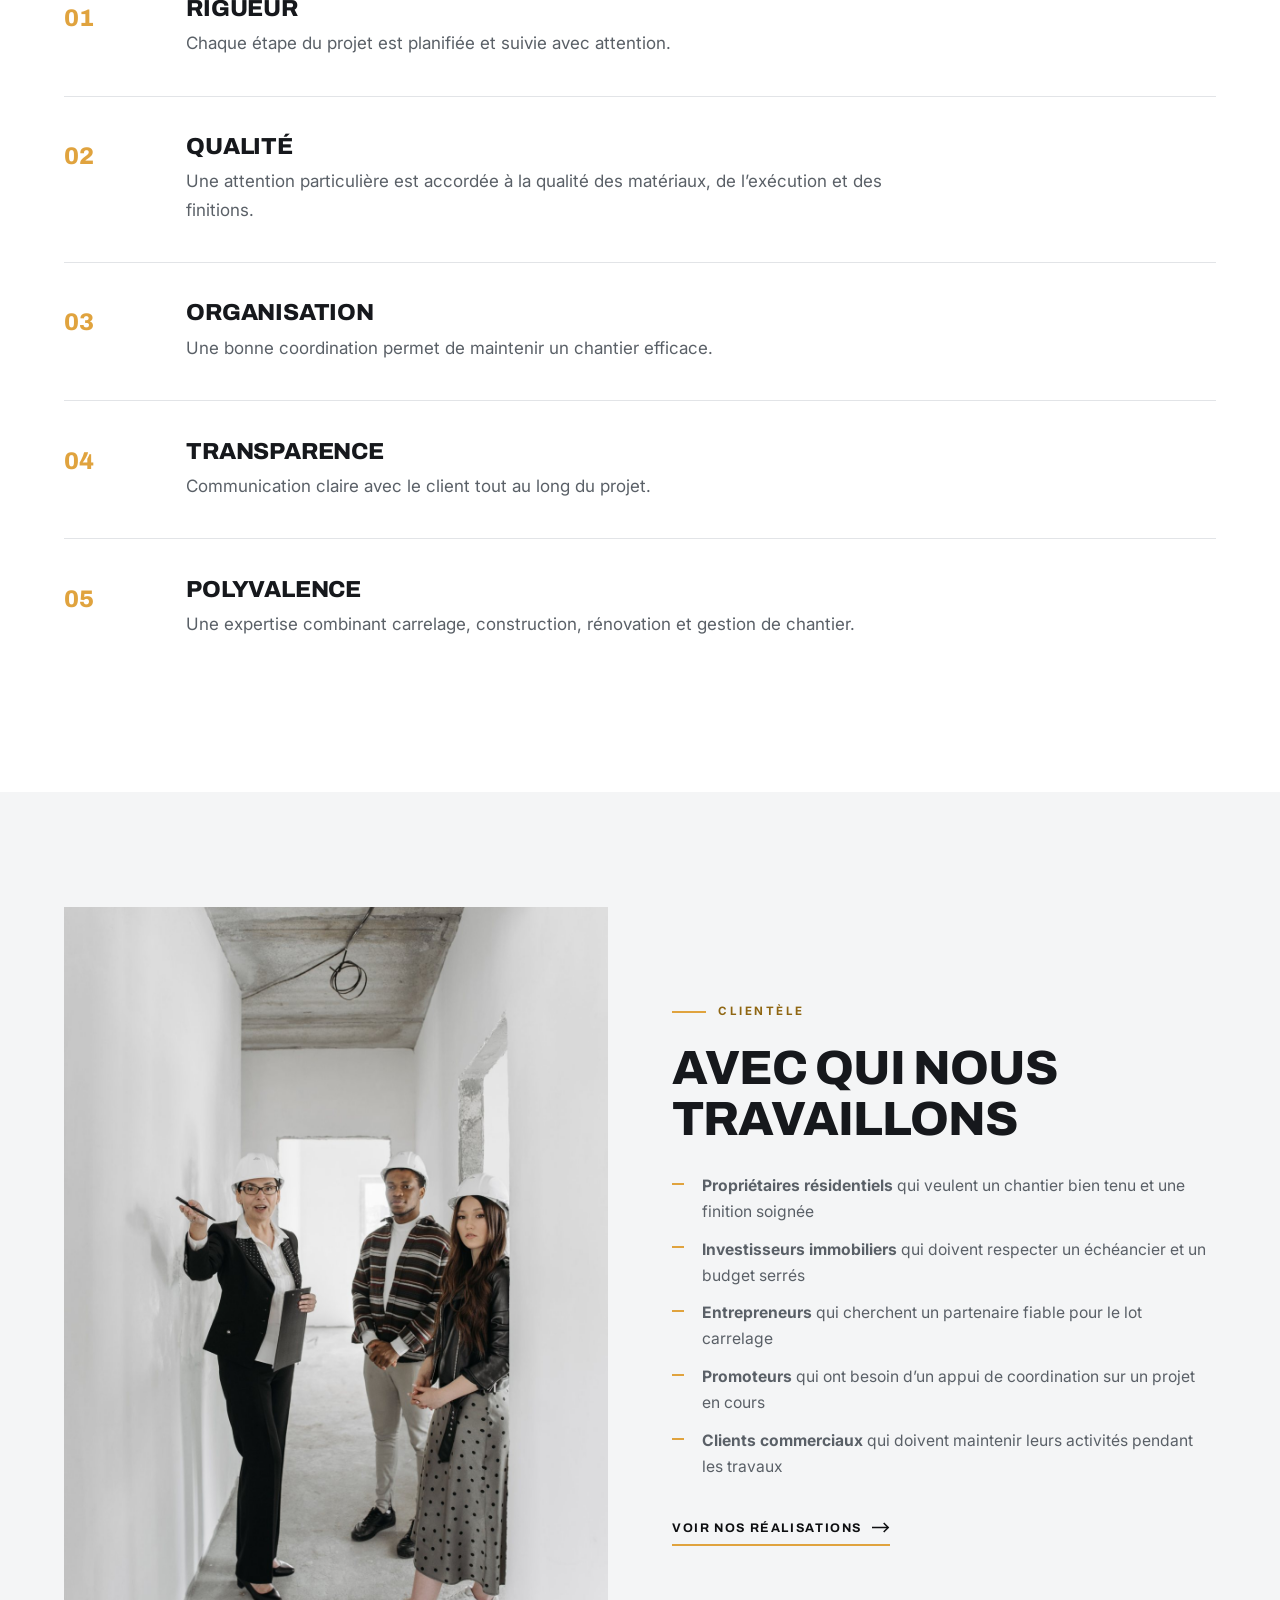
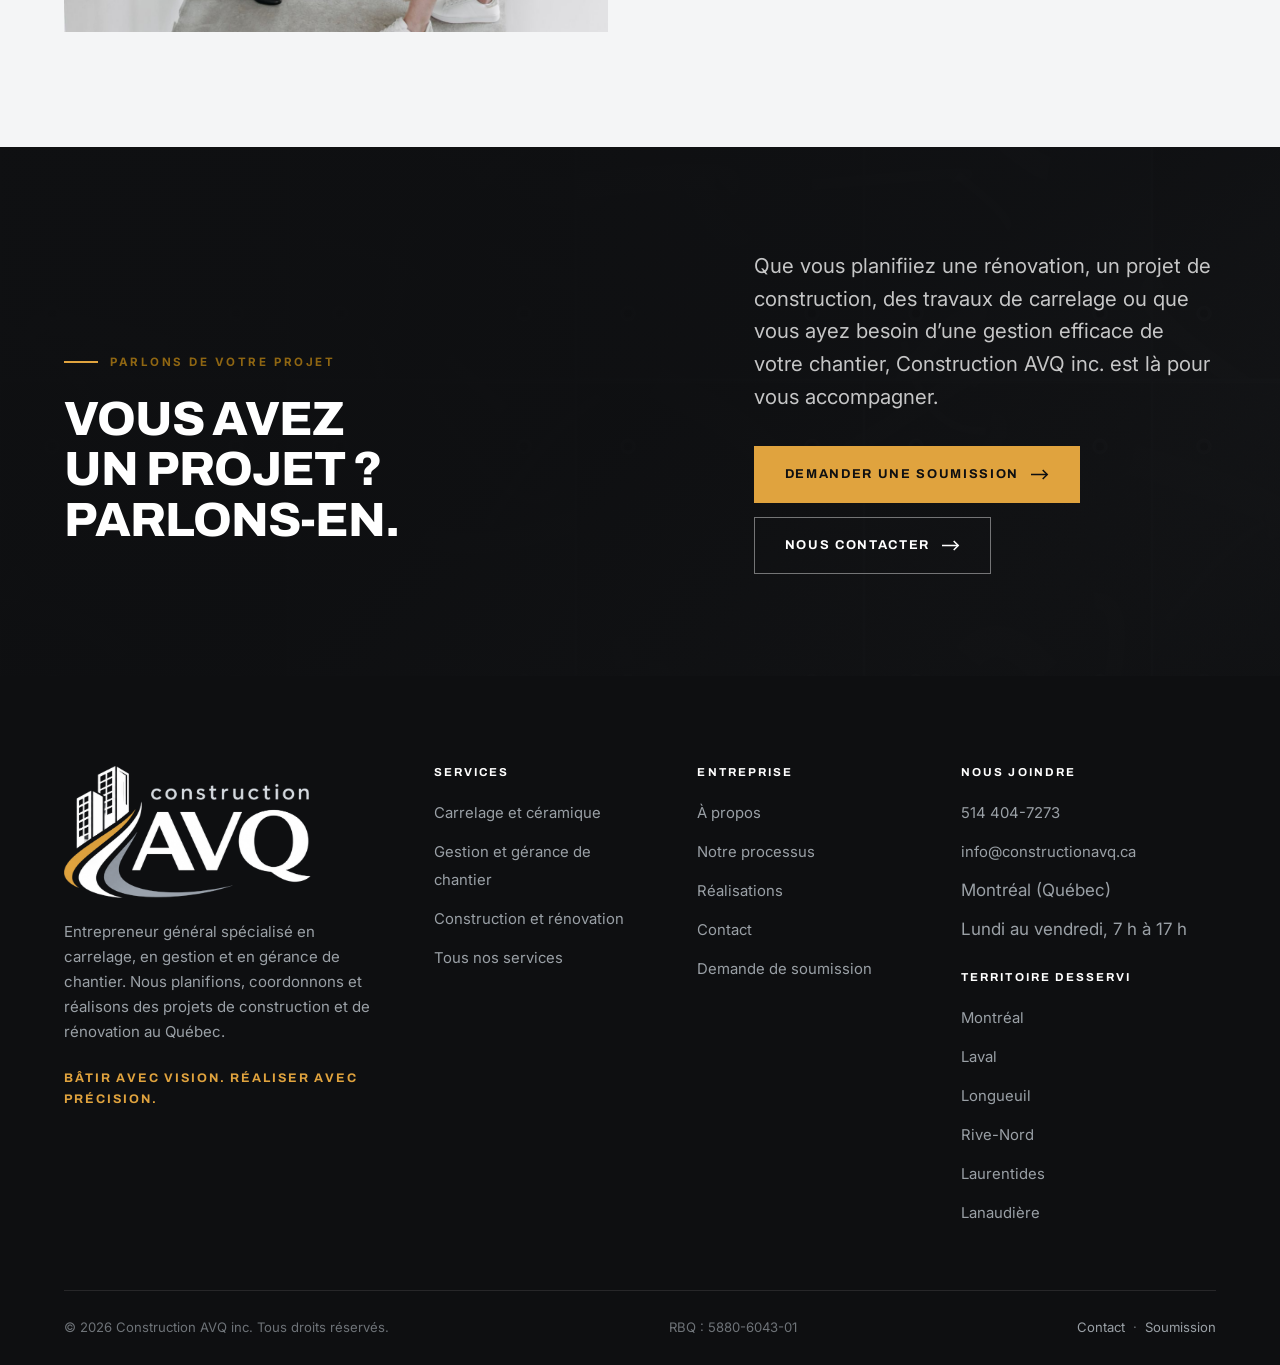
<file: a-propos.html>
<!DOCTYPE html>
<html lang="fr-CA">
<head>
<meta charset="utf-8">
<meta name="viewport" content="width=device-width, initial-scale=1">
<title>À propos | Construction AVQ inc. — Entrepreneur au Québec</title>
<meta name="description" content="Une approche axée sur la qualité d’exécution, la rigueur et la gestion de projet. Mission, vision et façon de travailler de Construction AVQ inc.">
<meta name="keywords" content="entrepreneur général Québec, à propos Construction AVQ, entreprise construction Montréal">
<link rel="canonical" href="https://constructionavq.ca/a-propos.html">
<meta name="author" content="Construction AVQ inc.">
<meta name="robots" content="index, follow, max-image-preview:large">
<meta name="theme-color" content="#0E0F11">
<meta name="geo.region" content="CA-QC">
<meta name="geo.placename" content="Montréal, Québec">

<meta property="og:type" content="website">
<meta property="og:locale" content="fr_CA">
<meta property="og:site_name" content="Construction AVQ inc.">
<meta property="og:title" content="À propos | Construction AVQ inc. — Entrepreneur au Québec">
<meta property="og:description" content="Une approche axée sur la qualité d’exécution, la rigueur et la gestion de projet. Mission, vision et façon de travailler de Construction AVQ inc.">
<meta property="og:url" content="https://constructionavq.ca/a-propos.html">
<meta property="og:image" content="https://constructionavq.ca/assets/img/og-image.png">
<meta property="og:image:width" content="1200">
<meta property="og:image:height" content="630">
<meta property="og:image:alt" content="Construction AVQ — Bâtir avec vision. Réaliser avec précision.">
<meta name="twitter:card" content="summary_large_image">
<meta name="twitter:title" content="À propos | Construction AVQ inc. — Entrepreneur au Québec">
<meta name="twitter:description" content="Une approche axée sur la qualité d’exécution, la rigueur et la gestion de projet. Mission, vision et façon de travailler de Construction AVQ inc.">
<meta name="twitter:image" content="https://constructionavq.ca/assets/img/og-image.png">

<link rel="icon" href="assets/img/favicon.png" sizes="32x32" type="image/png">
<link rel="icon" href="assets/img/icone-512.png" sizes="512x512" type="image/png">
<link rel="apple-touch-icon" href="assets/img/icone-180.png">
<link rel="manifest" href="site.webmanifest">
<link rel="preconnect" href="https://fonts.googleapis.com">
<link rel="preconnect" href="https://fonts.gstatic.com" crossorigin>
<link rel="stylesheet" href="https://fonts.googleapis.com/css2?family=Archivo:wght@500;600;700;800&family=Inter:wght@400;500;600;700&display=swap" media="print" onload="this.media='all'">
<noscript><link rel="stylesheet" href="https://fonts.googleapis.com/css2?family=Archivo:wght@500;600;700;800&family=Inter:wght@400;500;600;700&display=swap"></noscript>
<link rel="stylesheet" href="assets/css/style.css">
<noscript><style>
  /* Sans JavaScript : tout le contenu reste visible et la navigation reste utilisable. */
  .reveal { opacity: 1; transform: none; }
  .barre-mobile { transform: none; }
  .marquee__piste { animation: none; }
  .entete { position: static; background: var(--noir); }
  .burger { display: none; }
  body { padding-top: 0; }
  @media (max-width: 1180px) {
    .menu-mobile { position: static; opacity: 1; visibility: visible; transform: none;
                   padding: 4px var(--gouttiere) 30px; }
  }
</style></noscript>
<script type="application/ld+json">{"@context":"https://schema.org","@type":"BreadcrumbList","itemListElement":[{"@type":"ListItem","position":1,"name":"Accueil","item":"https://constructionavq.ca/"},{"@type":"ListItem","position":2,"name":"À propos","item":"https://constructionavq.ca/a-propos.html"}]}</script>
<script type="application/ld+json">{"@context":"https://schema.org","@type":"AboutPage","name":"À propos — Construction AVQ inc.","mainEntity":{"@id":"https://constructionavq.ca/#entreprise"}}</script>
</head>
<body>
<a class="skip" href="#contenu">Aller au contenu principal</a>
<header class="entete">
  <div class="wrap entete__inner">
    <a class="logo" href="index.html" aria-label="Construction AVQ inc. — accueil">
      <img class="logo__image" src="assets/img/logo-avq.png"
           alt="Construction AVQ" width="700" height="371" fetchpriority="high">
    </a>
    <nav class="nav" aria-label="Navigation principale"><a href="index.html">Accueil</a><a href="services.html">Services</a><a href="carrelage.html">Carrelage</a><a href="gestion-de-chantier.html">Gestion de chantier</a><a href="realisations.html">Réalisations</a><a href="a-propos.html" aria-current="page">À propos</a><a href="contact.html">Contact</a></nav>
    <a class="btn btn-nav" href="soumission.html">Demander une soumission</a>
    <button class="burger" type="button" aria-expanded="false" aria-controls="menu-mobile" aria-label="Ouvrir le menu">
      <span></span><span></span><span></span>
    </button>
  </div>
</header>
<div class="menu-mobile" id="menu-mobile">
  <a class="m-lien" href="index.html">Accueil<span>01</span></a><a class="m-lien" href="services.html">Services<span>02</span></a><a class="m-lien" href="carrelage.html">Carrelage<span>03</span></a><a class="m-lien" href="gestion-de-chantier.html">Gestion de chantier<span>04</span></a><a class="m-lien" href="realisations.html">Réalisations<span>05</span></a><a class="m-lien" href="a-propos.html" aria-current="page">À propos<span>06</span></a><a class="m-lien" href="contact.html">Contact<span>07</span></a>
  <a class="btn" href="soumission.html">Demander une soumission<svg class="fl" viewBox="0 0 20 12" width="18" height="11" fill="none" stroke="currentColor" stroke-width="1.7" aria-hidden="true"><path d="M0 6h18"/><path d="m13 1 5 5-5 5"/></svg></a>
  <div class="menu-mobile__coord">
    <p>Une question&nbsp;? <a href="tel:+15144047273">514 404-7273</a><br>
    <a class="courriel" href="mailto:info@constructionavq.ca?subject=Question%20%E2%80%94%20Construction%20AVQ%20inc.">info@<wbr>constructionavq.ca</a></p>
  </div>
</div>
<main id="contenu">
<section class="pagehero">
  <div class="pagehero__media"><img src="assets/img/equipe-chantier.svg" alt="" width="1600" height="1000" loading="eager" fetchpriority="high"></div>
  <div class="wrap">
    <nav class="ariane" aria-label="Fil d'Ariane"><a href="index.html">Accueil</a><span aria-hidden="true">/</span><span>À propos</span></nav>
    <p class="eyebrow">À propos</p>
    <h1>Une approche axée sur la qualité et la gestion</h1>
    <p class="lead">Construction AVQ inc. est une entreprise de construction qui mise sur la qualité d’exécution, la rigueur et la bonne gestion des projets.</p>
    
  </div>
</section>
<section class="section">
  <div class="wrap">
    <div class="duo">
      <div class="reveal">
        <p class="eyebrow">Qui nous sommes</p>
        <h2>La main et la méthode</h2>
        <p class="lead" style="margin-bottom:24px">Construction AVQ inc. est une entreprise de construction qui mise sur la qualité d’exécution, la rigueur et la bonne gestion des projets. Notre expertise en carrelage nous permet de porter une attention particulière aux détails et aux finitions, tandis que notre approche en gestion de chantier nous permet de comprendre l’importance d’une bonne planification et d’une coordination efficace.</p>
        <p class="lead">Notre objectif est simple&nbsp;: offrir à chaque client un projet bien organisé, bien exécuté et réalisé avec professionnalisme.</p>
      </div>
      <div class="duo__media duo__media--haut duo__cadre reveal" data-delai="1">
        <img src="assets/img/carrelage-douche-italienne.jpeg" alt="Finition de carrelage soignée dans une douche contemporaine" width="768" height="1024" loading="lazy">
      </div>
    </div>
  </div>
</section>

<section class="section section--sombre">
  <div class="wrap">
    <div class="grille grille--2 grille--espacee">
      <article class="reveal">
        <p class="eyebrow">Notre mission</p>
        <h3 style="font-size:clamp(1.3rem,2.4vw,1.85rem); text-transform:none; margin-bottom:16px">Réaliser et gérer des projets de construction avec rigueur, précision et professionnalisme.</h3>
        <p style="color:var(--gris-moyen)">Cela commence par une évaluation honnête de ce qui doit être fait, et se termine par une vérification de ce qui a été livré.</p>
      </article>
      <article class="reveal" data-delai="1">
        <p class="eyebrow">Notre vision</p>
        <h3 style="font-size:clamp(1.3rem,2.4vw,1.85rem); text-transform:none; margin-bottom:16px">Devenir une référence au Québec en matière de construction, de finition et de gestion de chantier.</h3>
        <p style="color:var(--gris-moyen)">Une réputation ne se déclare pas&nbsp;: elle se construit chantier après chantier, par la constance du résultat.</p>
      </article>
    </div>
  </div>
</section>

<section class="section">
  <div class="wrap">
    <div class="center" style="margin-bottom:52px">
      <p class="eyebrow reveal">Nos repères</p>
      <h2 class="reveal">Ce qui guide nos décisions sur un chantier</h2>
    </div>
    <div class="grille grille--3 grille--espacee">
      <article class="carte reveal"><div class="carte__ico"><svg viewBox="0 0 24 24" fill="none" stroke="currentColor" stroke-width="1.5" stroke-linecap="square" stroke-linejoin="miter" aria-hidden="true" focusable="false" width="26" height="26"><path d="M3 5h18v14H3z"/><path d="M3 10h10M13 10v9M17 5v5"/></svg></div><h3>Préparer avant d’exécuter</h3><p>Le temps investi en amont d’un chantier est celui qui coûte le moins cher et qui évite le plus de reprises.</p></article>
      <article class="carte reveal" data-delai="1"><div class="carte__ico"><svg viewBox="0 0 24 24" fill="none" stroke="currentColor" stroke-width="1.5" stroke-linecap="square" stroke-linejoin="miter" aria-hidden="true" focusable="false" width="26" height="26"><path d="M4 8h13l-3-3M20 16H7l3 3"/></svg></div><h3>Dire les choses tôt</h3><p>Un imprévu annoncé rapidement se gère. Un imprévu découvert à la livraison devient un litige.</p></article>
      <article class="carte reveal" data-delai="2"><div class="carte__ico"><svg viewBox="0 0 24 24" fill="none" stroke="currentColor" stroke-width="1.5" stroke-linecap="square" stroke-linejoin="miter" aria-hidden="true" focusable="false" width="26" height="26"><path d="M4 12.5 9.5 18 20 6"/></svg></div><h3>Livrer ce qui a été convenu</h3><p>Les détails de finition ne sont pas des accessoires&nbsp;: ce sont eux que le client regarde chaque jour.</p></article>
    </div>
  </div>
</section>

<section class="section ">
  <div class="wrap">
    <div class="duo" style="align-items:start; margin-bottom:16px">
      <div class="reveal">
        <p class="eyebrow">Pourquoi Construction AVQ</p>
        <h2>Cinq raisons de nous confier votre chantier</h2>
      </div>
      <div class="reveal" data-delai="1">
        <p class="lead">Nous ne cherchons pas à être partout&nbsp;: nous cherchons à être précis là où ça compte. Notre valeur ajoutée tient à la façon dont un projet est préparé, coordonné et suivi, autant qu’à la qualité du travail livré.</p>
      </div>
    </div>
    <div class="avantage reveal" data-delai="0"><div class="avantage__num">01</div><div><h3>Rigueur</h3><p>Chaque étape du projet est planifiée et suivie avec attention.</p></div></div><div class="avantage reveal" data-delai="1"><div class="avantage__num">02</div><div><h3>Qualité</h3><p>Une attention particulière est accordée à la qualité des matériaux, de l’exécution et des finitions.</p></div></div><div class="avantage reveal" data-delai="2"><div class="avantage__num">03</div><div><h3>Organisation</h3><p>Une bonne coordination permet de maintenir un chantier efficace.</p></div></div><div class="avantage reveal" data-delai="3"><div class="avantage__num">04</div><div><h3>Transparence</h3><p>Communication claire avec le client tout au long du projet.</p></div></div><div class="avantage reveal" data-delai="4"><div class="avantage__num">05</div><div><h3>Polyvalence</h3><p>Une expertise combinant carrelage, construction, rénovation et gestion de chantier.</p></div></div>
  </div>
</section>

<section class="section section--gris">
  <div class="wrap">
    <div class="duo duo--inverse">
      <div class="duo__media duo__media--haut reveal">
        <img src="assets/img/chantier-visite-clients.jpeg" alt="Présentation d’un projet à des clients lors d’une visite de chantier" width="1200" height="1798" loading="lazy">
      </div>
      <div class="reveal" data-delai="1">
        <p class="eyebrow">Clientèle</p>
        <h2>Avec qui nous travaillons</h2>
        <ul class="liste" style="margin-bottom:32px">
          <li><strong>Propriétaires résidentiels</strong> qui veulent un chantier bien tenu et une finition soignée</li>
          <li><strong>Investisseurs immobiliers</strong> qui doivent respecter un échéancier et un budget serrés</li>
          <li><strong>Entrepreneurs</strong> qui cherchent un partenaire fiable pour le lot carrelage</li>
          <li><strong>Promoteurs</strong> qui ont besoin d’un appui de coordination sur un projet en cours</li>
          <li><strong>Clients commerciaux</strong> qui doivent maintenir leurs activités pendant les travaux</li>
        </ul>
        <a class="lien-fleche" href="realisations.html">Voir nos réalisations<svg class="fl" viewBox="0 0 20 12" width="18" height="11" fill="none" stroke="currentColor" stroke-width="1.7" aria-hidden="true"><path d="M0 6h18"/><path d="m13 1 5 5-5 5"/></svg></a>
      </div>
    </div>
  </div>
</section>
<section class="cta">
  <div class="cta__media"><img src="assets/img/beton-texture.svg" alt="" loading="lazy" width="1600" height="900"></div>
  <div class="wrap">
    <div class="cta__inner">
      <div class="reveal">
        <p class="eyebrow">Parlons de votre projet</p>
        <h2>Vous avez un projet&nbsp;? Parlons-en.</h2>
      </div>
      <div class="reveal" data-delai="1">
        <p class="lead" style="margin-bottom:32px">Que vous planifiiez une rénovation, un projet de construction, des travaux de carrelage ou que vous ayez besoin d’une gestion efficace de votre chantier, Construction AVQ inc. est là pour vous accompagner.</p>
        <div class="btn-groupe"><a class="btn" href="soumission.html">Demander une soumission<svg class="fl" viewBox="0 0 20 12" width="18" height="11" fill="none" stroke="currentColor" stroke-width="1.7" aria-hidden="true"><path d="M0 6h18"/><path d="m13 1 5 5-5 5"/></svg></a><a class="btn btn--clair" href="contact.html">Nous contacter<svg class="fl" viewBox="0 0 20 12" width="18" height="11" fill="none" stroke="currentColor" stroke-width="1.7" aria-hidden="true"><path d="M0 6h18"/><path d="m13 1 5 5-5 5"/></svg></a></div>
      </div>
    </div>
  </div>
</section>
</main>
<footer class="pied">
  <div class="wrap">
    <div class="pied__haut">
      <div>
        <a class="logo logo--pied" href="index.html" aria-label="Construction AVQ inc. — accueil">
          <img class="logo__image" src="assets/img/logo-avq-clair.png"
               alt="Construction AVQ inc." width="700" height="371" loading="lazy">
        </a>
        <p class="pied__desc">Entrepreneur général spécialisé en carrelage, en gestion et en gérance de chantier. Nous planifions, coordonnons et réalisons des projets de construction et de rénovation au Québec.</p>
        <p class="pied__slogan">Bâtir avec vision. Réaliser avec précision.</p>
      </div>
      <div>
        <h4>Services</h4>
        <ul><li><a href="carrelage.html">Carrelage et céramique</a></li><li><a href="gestion-de-chantier.html">Gestion et gérance de chantier</a></li><li><a href="construction-renovation.html">Construction et rénovation</a></li><li><a href="services.html">Tous nos services</a></li></ul>
      </div>
      <div>
        <h4>Entreprise</h4>
        <ul><li><a href="a-propos.html">À propos</a></li><li><a href="processus.html">Notre processus</a></li><li><a href="realisations.html">Réalisations</a></li><li><a href="contact.html">Contact</a></li><li><a href="soumission.html">Demande de soumission</a></li></ul>
      </div>
      <div>
        <h4>Nous joindre</h4>
        <ul>
          <li><a href="tel:+15144047273">514 404-7273</a></li>
          <li><a class="courriel" href="mailto:info@constructionavq.ca?subject=Demande%20d%E2%80%99information%20%E2%80%94%20Construction%20AVQ%20inc.">info@<wbr>constructionavq.ca</a></li>
          <li>Montréal (Québec)</li>
          <li>Lundi au vendredi, 7 h à 17 h</li>
        </ul>
        <h4 style="margin-top:28px">Territoire desservi</h4>
        <ul><li><a href="contact.html">Montréal</a></li><li><a href="contact.html">Laval</a></li><li><a href="contact.html">Longueuil</a></li><li><a href="contact.html">Rive-Nord</a></li><li><a href="contact.html">Laurentides</a></li><li><a href="contact.html">Lanaudière</a></li></ul>
      </div>
    </div>
    <div class="pied__bas">
      <span>&copy; <span data-annee>2026</span> Construction AVQ inc. Tous droits réservés.</span>
      <span>RBQ : 5880-6043-01</span>
      <span><a href="contact.html">Contact</a> &nbsp;·&nbsp; <a href="soumission.html">Soumission</a></span>
    </div>
  </div>
</footer>
<nav class="barre-mobile" aria-label="Actions rapides">
  <a href="tel:+15144047273">Appeler</a>
  <a class="principal" href="soumission.html">Soumission</a>
</nav>
<script src="assets/js/main.js" defer></script>
</body>
</html>
</file>
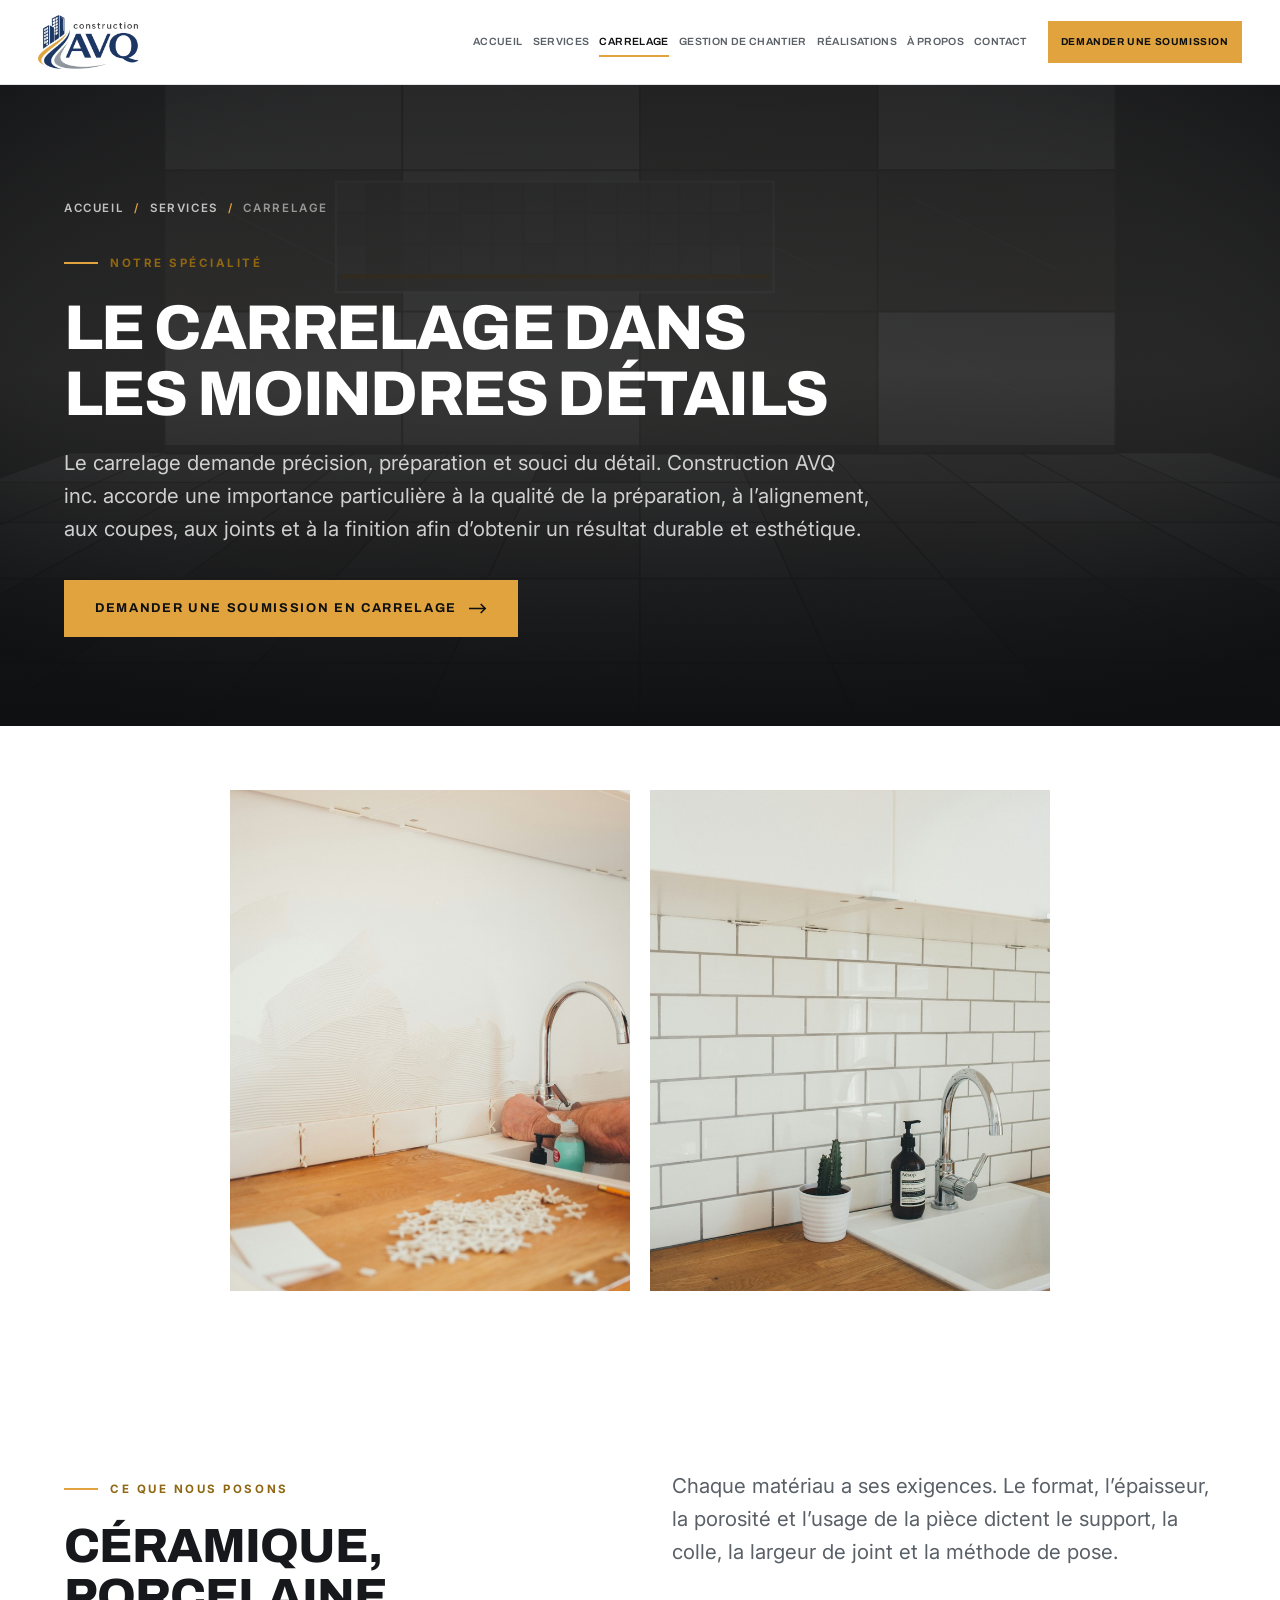
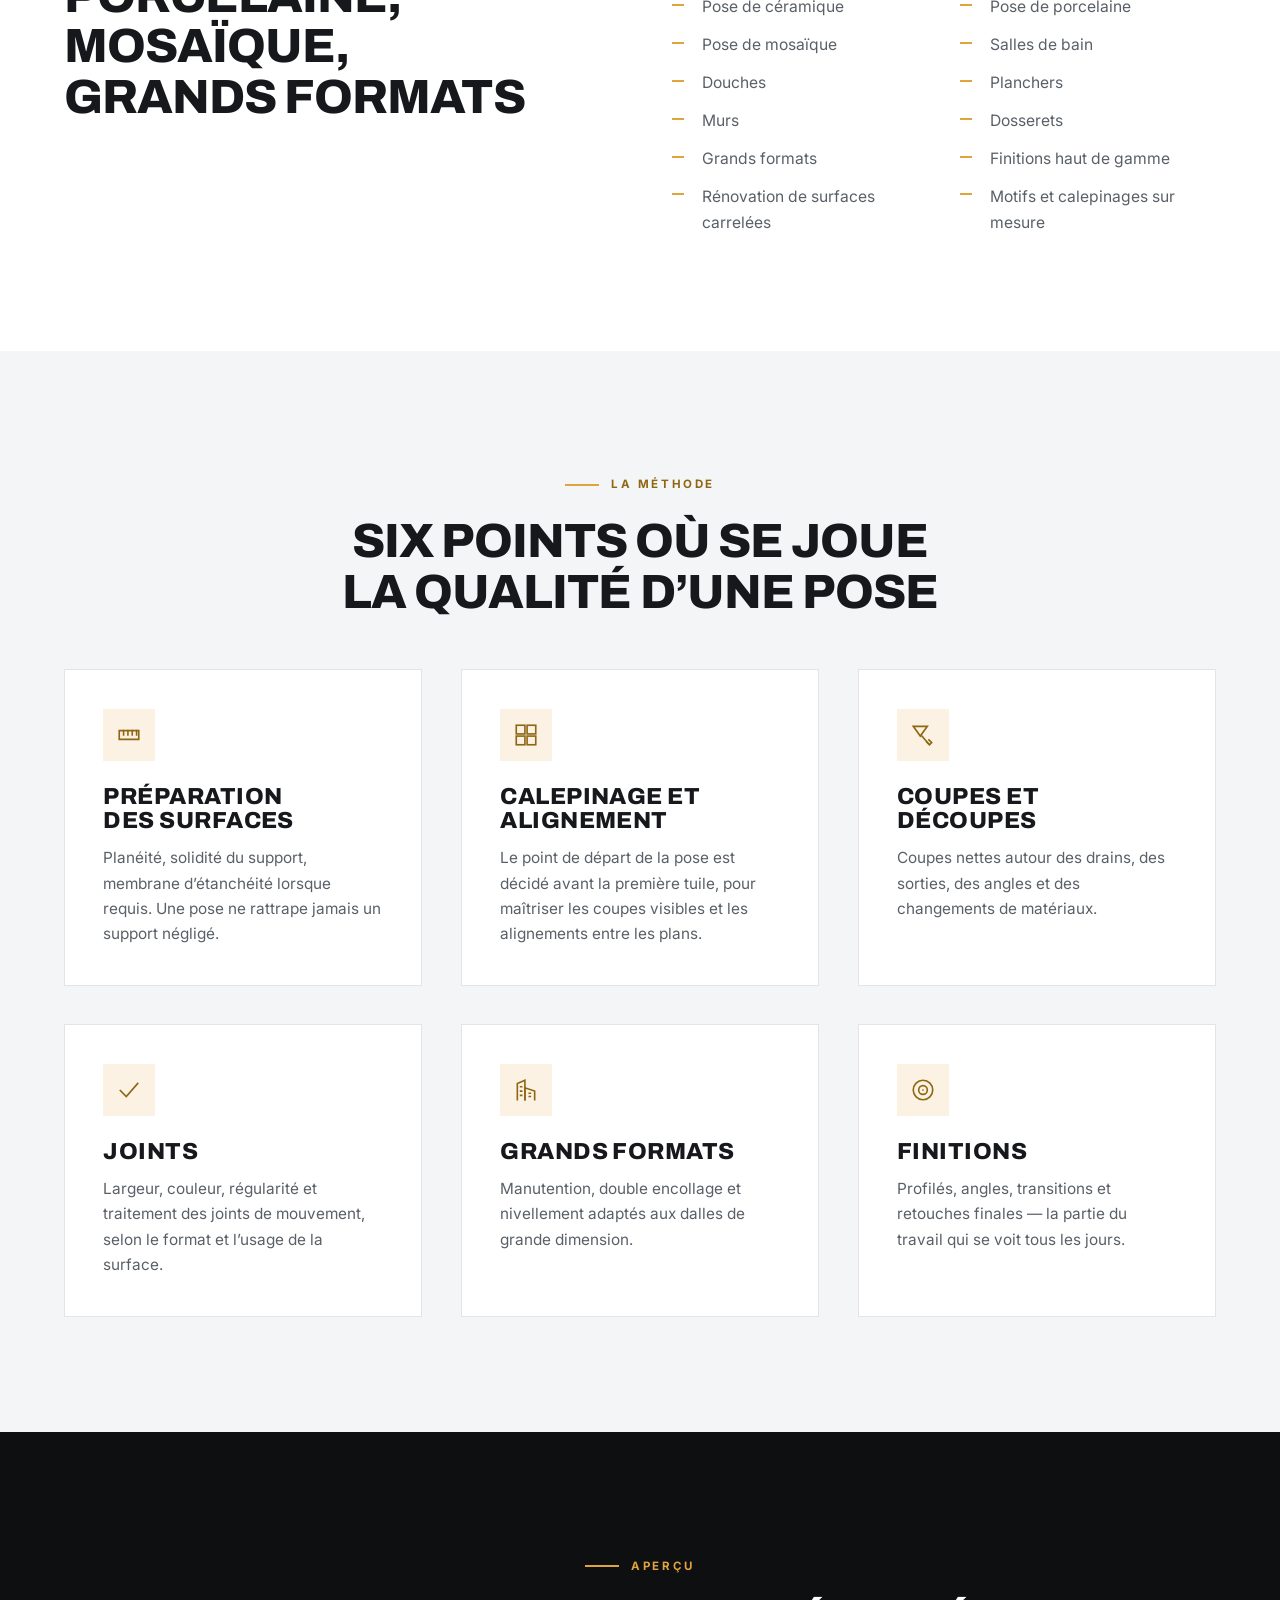
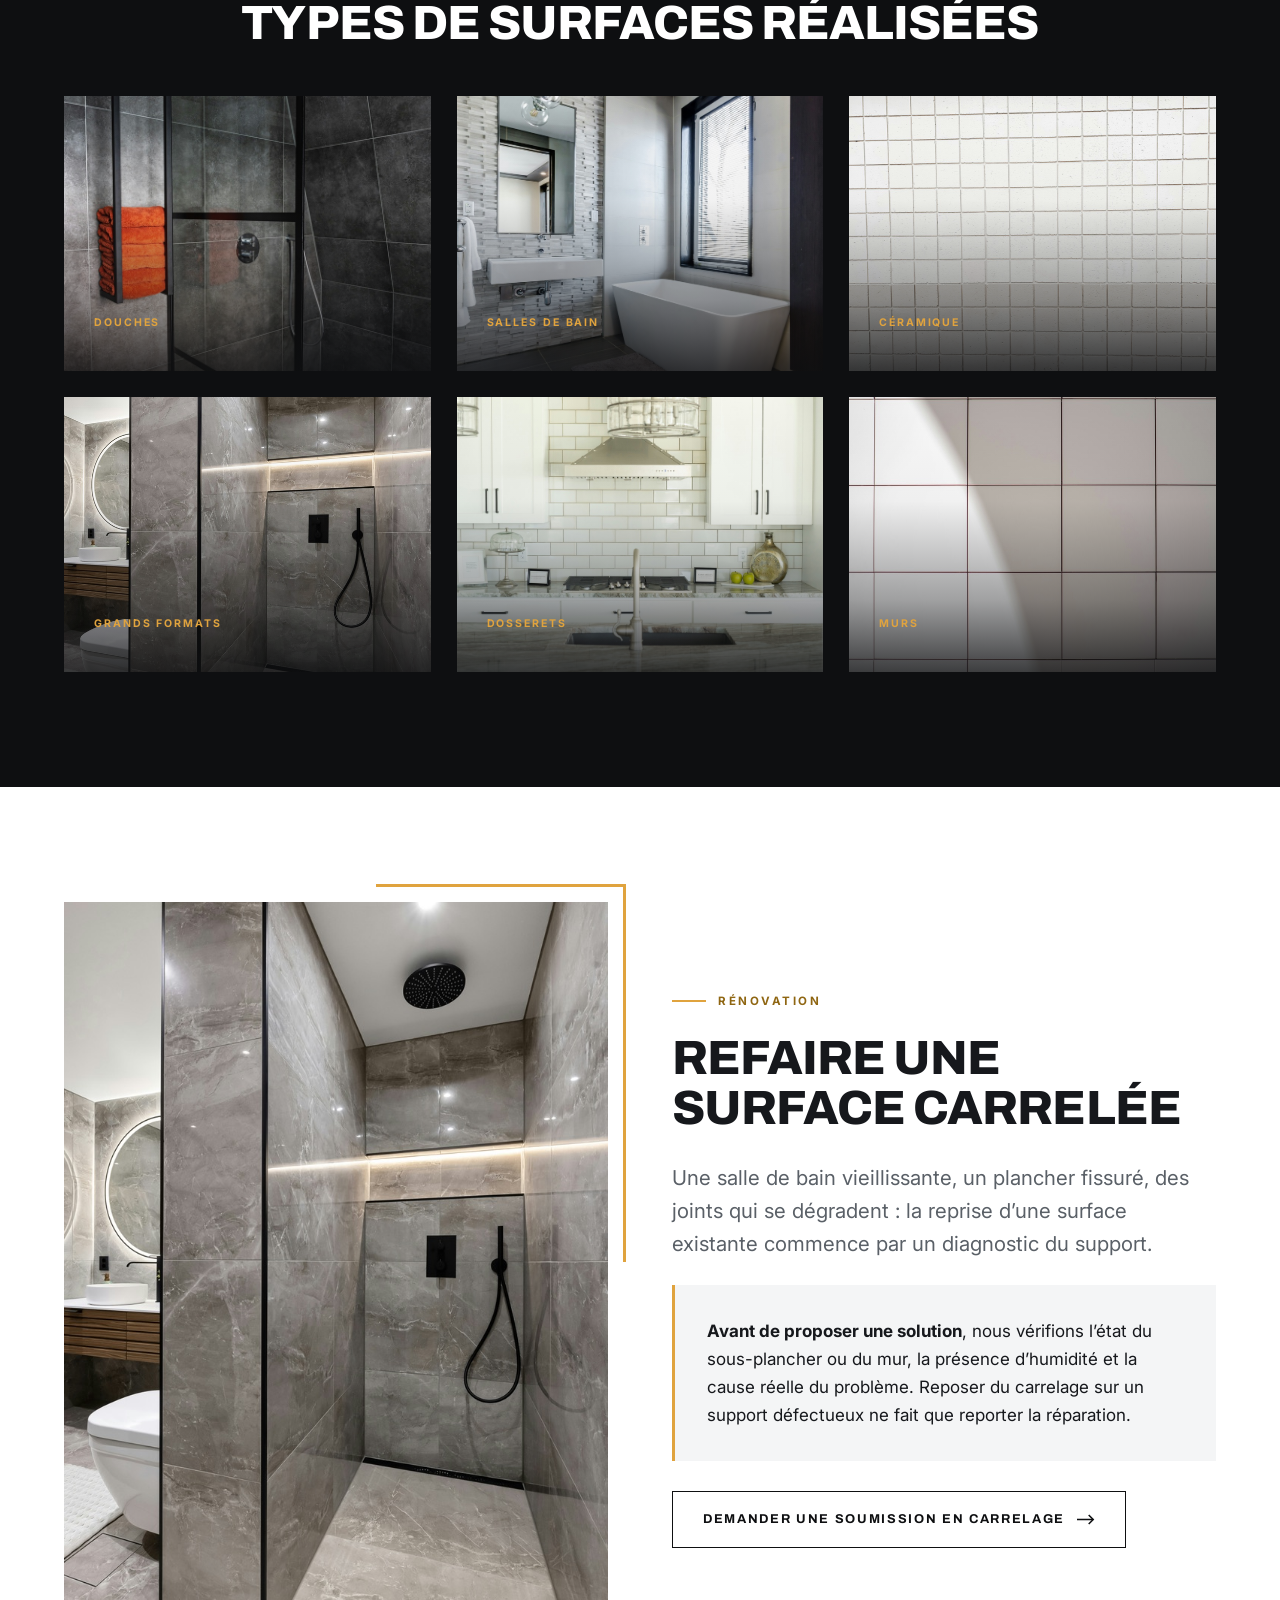
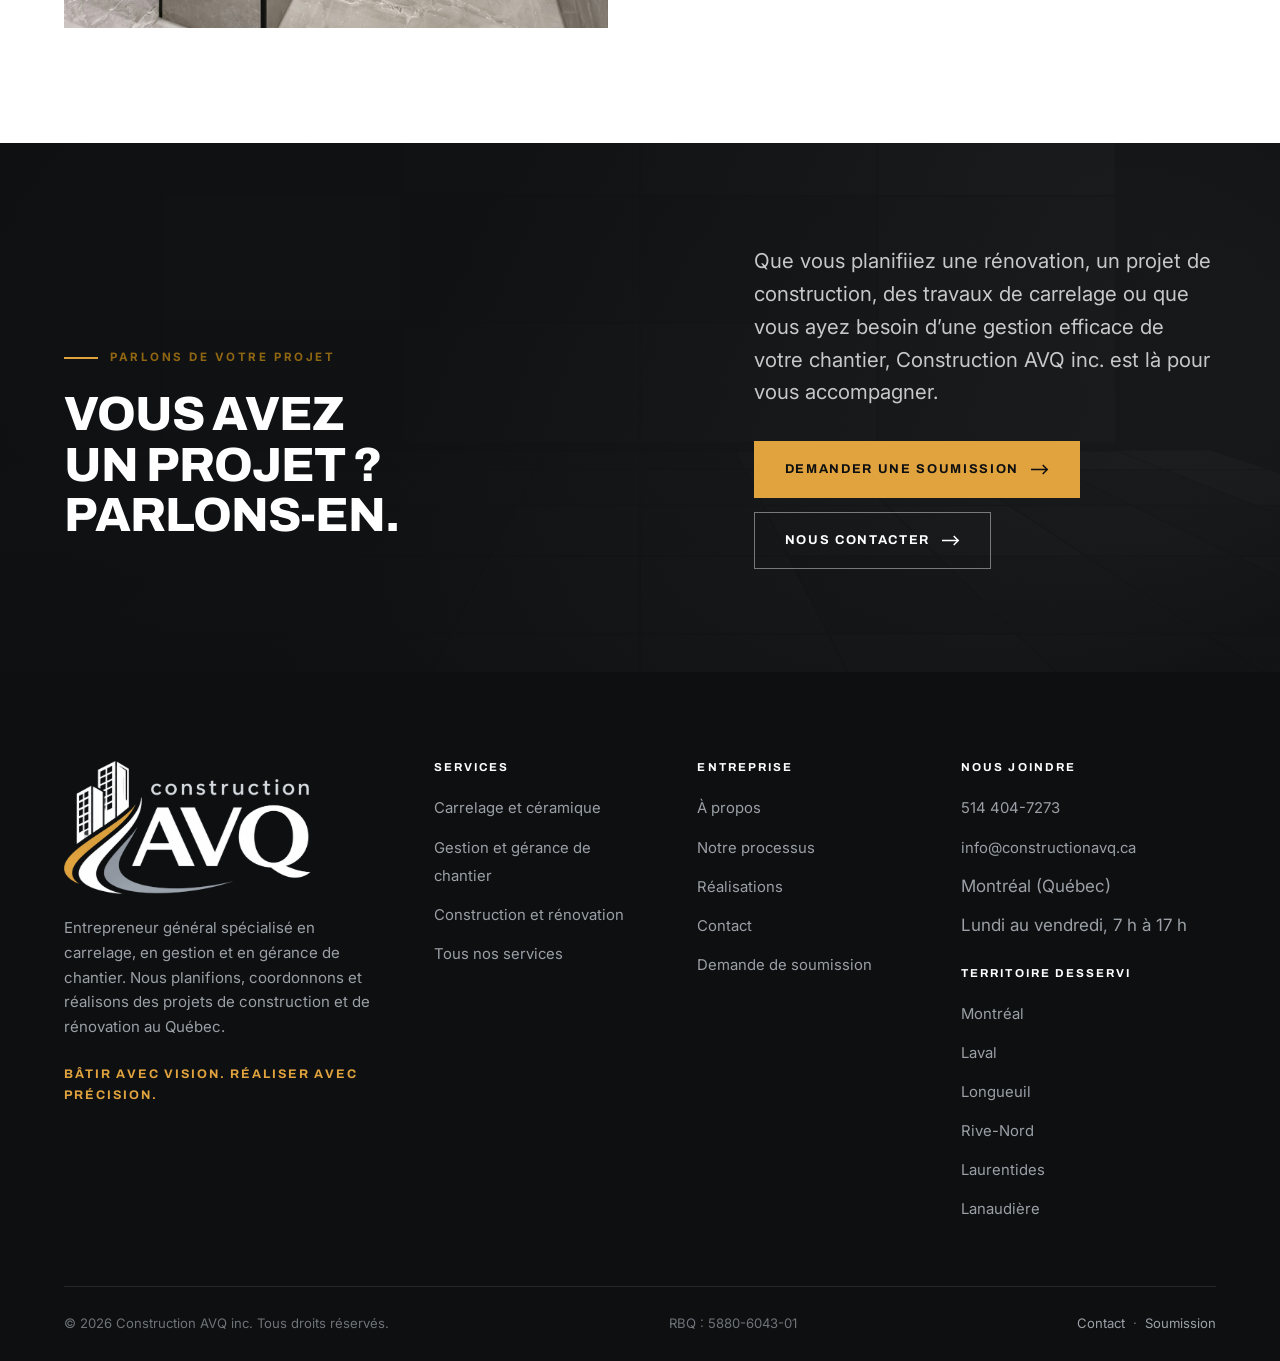
<file: carrelage.html>
<!DOCTYPE html>
<html lang="fr-CA">
<head>
<meta charset="utf-8">
<meta name="viewport" content="width=device-width, initial-scale=1">
<title>Carrelage à Montréal — Pose de céramique | Construction AVQ</title>
<meta name="description" content="Carreleur à Montréal : pose de céramique, de porcelaine et de mosaïque. Salles de bain, douches, planchers, murs et dosserets, avec des finitions soignées.">
<meta name="keywords" content="carrelage Montréal, pose de céramique Montréal, carreleur Montréal, pose de porcelaine, mosaïque, dosseret cuisine, salle de bain carrelage, douche à l’italienne">
<link rel="canonical" href="https://constructionavq.ca/carrelage.html">
<meta name="author" content="Construction AVQ inc.">
<meta name="robots" content="index, follow, max-image-preview:large">
<meta name="theme-color" content="#0E0F11">
<meta name="geo.region" content="CA-QC">
<meta name="geo.placename" content="Montréal, Québec">

<meta property="og:type" content="website">
<meta property="og:locale" content="fr_CA">
<meta property="og:site_name" content="Construction AVQ inc.">
<meta property="og:title" content="Carrelage à Montréal — Pose de céramique | Construction AVQ">
<meta property="og:description" content="Carreleur à Montréal : pose de céramique, de porcelaine et de mosaïque. Salles de bain, douches, planchers, murs et dosserets, avec des finitions soignées.">
<meta property="og:url" content="https://constructionavq.ca/carrelage.html">
<meta property="og:image" content="https://constructionavq.ca/assets/img/og-image.png">
<meta property="og:image:width" content="1200">
<meta property="og:image:height" content="630">
<meta property="og:image:alt" content="Construction AVQ — Bâtir avec vision. Réaliser avec précision.">
<meta name="twitter:card" content="summary_large_image">
<meta name="twitter:title" content="Carrelage à Montréal — Pose de céramique | Construction AVQ">
<meta name="twitter:description" content="Carreleur à Montréal : pose de céramique, de porcelaine et de mosaïque. Salles de bain, douches, planchers, murs et dosserets, avec des finitions soignées.">
<meta name="twitter:image" content="https://constructionavq.ca/assets/img/og-image.png">

<link rel="icon" href="assets/img/favicon.png" sizes="32x32" type="image/png">
<link rel="icon" href="assets/img/icone-512.png" sizes="512x512" type="image/png">
<link rel="apple-touch-icon" href="assets/img/icone-180.png">
<link rel="manifest" href="site.webmanifest">
<link rel="preconnect" href="https://fonts.googleapis.com">
<link rel="preconnect" href="https://fonts.gstatic.com" crossorigin>
<link rel="stylesheet" href="https://fonts.googleapis.com/css2?family=Archivo:wght@500;600;700;800&family=Inter:wght@400;500;600;700&display=swap" media="print" onload="this.media='all'">
<noscript><link rel="stylesheet" href="https://fonts.googleapis.com/css2?family=Archivo:wght@500;600;700;800&family=Inter:wght@400;500;600;700&display=swap"></noscript>
<link rel="stylesheet" href="assets/css/style.css">
<noscript><style>
  /* Sans JavaScript : tout le contenu reste visible et la navigation reste utilisable. */
  .reveal { opacity: 1; transform: none; }
  .barre-mobile { transform: none; }
  .marquee__piste { animation: none; }
  .entete { position: static; background: var(--noir); }
  .burger { display: none; }
  body { padding-top: 0; }
  @media (max-width: 1180px) {
    .menu-mobile { position: static; opacity: 1; visibility: visible; transform: none;
                   padding: 4px var(--gouttiere) 30px; }
  }
</style></noscript>
<script type="application/ld+json">{"@context":"https://schema.org","@type":"BreadcrumbList","itemListElement":[{"@type":"ListItem","position":1,"name":"Accueil","item":"https://constructionavq.ca/"},{"@type":"ListItem","position":2,"name":"Services","item":"https://constructionavq.ca/services.html"},{"@type":"ListItem","position":3,"name":"Carrelage","item":"https://constructionavq.ca/carrelage.html"}]}</script>
<script type="application/ld+json">{"@context":"https://schema.org","@type":"Service","serviceType":"Carrelage, céramique et porcelaine","name":"Carrelage, céramique et porcelaine","description":"Pose de céramique, de porcelaine et de mosaïque : salles de bain, douches, planchers, murs, dosserets et grands formats, avec préparation des surfaces et finitions soignées.","provider":{"@id":"https://constructionavq.ca/#entreprise"},"areaServed":[{"@type":"City","name":"Montréal"},{"@type":"City","name":"Laval"},{"@type":"City","name":"Longueuil"},{"@type":"City","name":"Rive-Nord"},{"@type":"City","name":"Laurentides"},{"@type":"City","name":"Lanaudière"},{"@type":"City","name":"Estrie"}],"url":"https://constructionavq.ca/carrelage.html"}</script>
</head>
<body>
<a class="skip" href="#contenu">Aller au contenu principal</a>
<header class="entete">
  <div class="wrap entete__inner">
    <a class="logo" href="index.html" aria-label="Construction AVQ inc. — accueil">
      <img class="logo__image" src="assets/img/logo-avq.png"
           alt="Construction AVQ" width="700" height="371" fetchpriority="high">
    </a>
    <nav class="nav" aria-label="Navigation principale"><a href="index.html">Accueil</a><a href="services.html">Services</a><a href="carrelage.html" aria-current="page">Carrelage</a><a href="gestion-de-chantier.html">Gestion de chantier</a><a href="realisations.html">Réalisations</a><a href="a-propos.html">À propos</a><a href="contact.html">Contact</a></nav>
    <a class="btn btn-nav" href="soumission.html">Demander une soumission</a>
    <button class="burger" type="button" aria-expanded="false" aria-controls="menu-mobile" aria-label="Ouvrir le menu">
      <span></span><span></span><span></span>
    </button>
  </div>
</header>
<div class="menu-mobile" id="menu-mobile">
  <a class="m-lien" href="index.html">Accueil<span>01</span></a><a class="m-lien" href="services.html">Services<span>02</span></a><a class="m-lien" href="carrelage.html" aria-current="page">Carrelage<span>03</span></a><a class="m-lien" href="gestion-de-chantier.html">Gestion de chantier<span>04</span></a><a class="m-lien" href="realisations.html">Réalisations<span>05</span></a><a class="m-lien" href="a-propos.html">À propos<span>06</span></a><a class="m-lien" href="contact.html">Contact<span>07</span></a>
  <a class="btn" href="soumission.html">Demander une soumission<svg class="fl" viewBox="0 0 20 12" width="18" height="11" fill="none" stroke="currentColor" stroke-width="1.7" aria-hidden="true"><path d="M0 6h18"/><path d="m13 1 5 5-5 5"/></svg></a>
  <div class="menu-mobile__coord">
    <p>Une question&nbsp;? <a href="tel:+15144047273">514 404-7273</a><br>
    <a class="courriel" href="mailto:info@constructionavq.ca?subject=Question%20%E2%80%94%20Construction%20AVQ%20inc.">info@<wbr>constructionavq.ca</a></p>
  </div>
</div>
<main id="contenu">
<section class="pagehero">
  <div class="pagehero__media"><img src="assets/img/carrelage-grand-format.svg" alt="" width="1600" height="1000" loading="eager" fetchpriority="high"></div>
  <div class="wrap">
    <nav class="ariane" aria-label="Fil d'Ariane"><a href="index.html">Accueil</a><span aria-hidden="true">/</span><a href="services.html">Services</a><span aria-hidden="true">/</span><span>Carrelage</span></nav>
    <p class="eyebrow">Notre spécialité</p>
    <h1>Le carrelage dans les moindres détails</h1>
    <p class="lead">Le carrelage demande précision, préparation et souci du détail. Construction AVQ inc. accorde une importance particulière à la qualité de la préparation, à l’alignement, aux coupes, aux joints et à la finition afin d’obtenir un résultat durable et esthétique.</p>
    <div class="btn-groupe" style="margin-top:34px"><a class="btn" href="soumission.html?service=carrelage">Demander une soumission en carrelage<svg class="fl" viewBox="0 0 20 12" width="18" height="11" fill="none" stroke="currentColor" stroke-width="1.7" aria-hidden="true"><path d="M0 6h18"/><path d="m13 1 5 5-5 5"/></svg></a></div>
  </div>
</section>
<section class="section" style="padding-block:clamp(40px,5vw,72px)">
  <div class="wrap">
    <div class="paire-photos reveal">
      <img src="assets/img/carrelage-dosseret-en-pose.jpeg" alt="Dosseret de cuisine en cours de pose : colle peignée, première rangée posée et croisillons d’espacement" width="724" height="1086" loading="lazy">
      <img src="assets/img/carrelage-dosseret-termine.jpeg" alt="Le même dosseret terminé : carreaux de métro blancs, joints gris réguliers" width="724" height="1086" loading="lazy">
    </div>
  </div>
</section>

<section class="section">
  <div class="wrap">
    <div class="duo" style="align-items:start">
      <div class="reveal">
        <p class="eyebrow">Ce que nous posons</p>
        <h2>Céramique, porcelaine, mosaïque, grands formats</h2>
      </div>
      <div class="reveal" data-delai="1">
        <p class="lead" style="margin-bottom:26px">Chaque matériau a ses exigences. Le format, l’épaisseur, la porosité et l’usage de la pièce dictent le support, la colle, la largeur de joint et la méthode de pose.</p>
        <ul class="liste liste--2">
          <li>Pose de céramique</li><li>Pose de porcelaine</li>
          <li>Pose de mosaïque</li><li>Salles de bain</li>
          <li>Douches</li><li>Planchers</li>
          <li>Murs</li><li>Dosserets</li>
          <li>Grands formats</li><li>Finitions haut de gamme</li>
          <li>Rénovation de surfaces carrelées</li><li>Motifs et calepinages sur mesure</li>
        </ul>
      </div>
    </div>
  </div>
</section>

<section class="section section--gris" style="padding-top:0">
  <div class="wrap" style="padding-top:var(--section-y)">
    <div class="center" style="margin-bottom:52px">
      <p class="eyebrow reveal">La méthode</p>
      <h2 class="reveal">Six points où se joue la qualité d’une pose</h2>
    </div>
    <div class="grille grille--3 grille--espacee"><article class="carte reveal" data-delai="0"><div class="carte__ico"><svg viewBox="0 0 24 24" fill="none" stroke="currentColor" stroke-width="1.5" stroke-linecap="square" stroke-linejoin="miter" aria-hidden="true" focusable="false" width="26" height="26"><path d="M3 8h18v8H3z"/><path d="M7 8v4M11 8v4M15 8v4M19 8v4"/></svg></div><h3>Préparation des surfaces</h3><p>Planéité, solidité du support, membrane d’étanchéité lorsque requis. Une pose ne rattrape jamais un support négligé.</p></article><article class="carte reveal" data-delai="1"><div class="carte__ico"><svg viewBox="0 0 24 24" fill="none" stroke="currentColor" stroke-width="1.5" stroke-linecap="square" stroke-linejoin="miter" aria-hidden="true" focusable="false" width="26" height="26"><rect x="3" y="3" width="8" height="8"/><rect x="13" y="3" width="8" height="8"/><rect x="3" y="13" width="8" height="8"/><rect x="13" y="13" width="8" height="8"/></svg></div><h3>Calepinage et alignement</h3><p>Le point de départ de la pose est décidé avant la première tuile, pour maîtriser les coupes visibles et les alignements entre les plans.</p></article><article class="carte reveal" data-delai="2"><div class="carte__ico"><svg viewBox="0 0 24 24" fill="none" stroke="currentColor" stroke-width="1.5" stroke-linecap="square" stroke-linejoin="miter" aria-hidden="true" focusable="false" width="26" height="26"><path d="M3 4h13l-6.5 9L3 4Z"/><path d="M11 13l6 7"/><path d="M15.5 18.5l2.5 2.5 2-2-2.5-2.5"/></svg></div><h3>Coupes et découpes</h3><p>Coupes nettes autour des drains, des sorties, des angles et des changements de matériaux.</p></article><article class="carte reveal" data-delai="3"><div class="carte__ico"><svg viewBox="0 0 24 24" fill="none" stroke="currentColor" stroke-width="1.5" stroke-linecap="square" stroke-linejoin="miter" aria-hidden="true" focusable="false" width="26" height="26"><path d="M4 12.5 9.5 18 20 6"/></svg></div><h3>Joints</h3><p>Largeur, couleur, régularité et traitement des joints de mouvement, selon le format et l’usage de la surface.</p></article><article class="carte reveal" data-delai="0"><div class="carte__ico"><svg viewBox="0 0 24 24" fill="none" stroke="currentColor" stroke-width="1.5" stroke-linecap="square" stroke-linejoin="miter" aria-hidden="true" focusable="false" width="26" height="26"><path d="M4 21V6l7-3v18"/><path d="M11 21V10l9 3v8"/><path d="M7 9h1M7 13h1M7 17h1M15 15h1M15 18h1"/></svg></div><h3>Grands formats</h3><p>Manutention, double encollage et nivellement adaptés aux dalles de grande dimension.</p></article><article class="carte reveal" data-delai="1"><div class="carte__ico"><svg viewBox="0 0 24 24" fill="none" stroke="currentColor" stroke-width="1.5" stroke-linecap="square" stroke-linejoin="miter" aria-hidden="true" focusable="false" width="26" height="26"><circle cx="12" cy="12" r="9"/><circle cx="12" cy="12" r="4"/><circle cx="12" cy="12" r="0.8" fill="currentColor" stroke="none"/></svg></div><h3>Finitions</h3><p>Profilés, angles, transitions et retouches finales — la partie du travail qui se voit tous les jours.</p></article></div>
  </div>
</section>

<section class="section section--sombre">
  <div class="wrap">
    <div class="center" style="margin-bottom:48px">
      <p class="eyebrow reveal">Aperçu</p>
      <h2 class="reveal">Types de surfaces réalisées</h2>
    </div>
    <div class="galerie"><figure class="projet projet--vitrine reveal" data-delai="0"><div class="projet__img"><img src="assets/img/carrelage-douche-italienne.jpeg" alt="Douche à l’italienne carrelée en grand format anthracite" width="1400" height="900" loading="lazy"></div><div class="projet__voile"></div><figcaption class="projet__txt"><span class="projet__cat">Douches</span></figcaption></figure><figure class="projet projet--vitrine reveal" data-delai="1"><div class="projet__img"><img src="assets/img/carrelage-salle-de-bain.jpeg" alt="Salle de bain contemporaine carrelée du sol au plafond" width="1400" height="900" loading="lazy"></div><div class="projet__voile"></div><figcaption class="projet__txt"><span class="projet__cat">Salles de bain</span></figcaption></figure><figure class="projet projet--vitrine reveal" data-delai="2"><div class="projet__img"><img src="assets/img/carrelage-petits-formats.jpeg" alt="Mur de céramique de petit format aux joints réguliers" width="1400" height="900" loading="lazy"></div><div class="projet__voile"></div><figcaption class="projet__txt"><span class="projet__cat">Céramique</span></figcaption></figure><figure class="projet projet--vitrine reveal" data-delai="3"><div class="projet__img"><img src="assets/img/carrelage-douche-marbre.jpeg" alt="Douche carrelée en grand format effet marbre, éclairage indirect et robinetterie noire" width="1400" height="900" loading="lazy"></div><div class="projet__voile"></div><figcaption class="projet__txt"><span class="projet__cat">Grands formats</span></figcaption></figure><figure class="projet projet--vitrine reveal" data-delai="0"><div class="projet__img"><img src="assets/img/carrelage-dosseret-cuisine.jpeg" alt="Dosseret de cuisine en carreaux de métro à joints réguliers" width="1400" height="900" loading="lazy"></div><div class="projet__voile"></div><figcaption class="projet__txt"><span class="projet__cat">Dosserets</span></figcaption></figure><figure class="projet projet--vitrine reveal" data-delai="1"><div class="projet__img"><img src="assets/img/carrelage-mur-grand-format.jpeg" alt="Mur de carrelage traversé par une diagonale de lumière" width="1400" height="900" loading="lazy"></div><div class="projet__voile"></div><figcaption class="projet__txt"><span class="projet__cat">Murs</span></figcaption></figure></div>
  </div>
</section>

<section class="section">
  <div class="wrap">
    <div class="duo duo--inverse">
      <div class="duo__media duo__media--haut duo__cadre reveal">
        <img src="assets/img/carrelage-douche-marbre.jpeg" alt="Douche à l’italienne en porcelaine effet marbre, éclairage indirect et drain linéaire" width="724" height="1086" loading="lazy">
      </div>
      <div class="reveal" data-delai="1">
        <p class="eyebrow">Rénovation</p>
        <h2>Refaire une surface carrelée</h2>
        <p class="lead" style="margin-bottom:24px">Une salle de bain vieillissante, un plancher fissuré, des joints qui se dégradent&nbsp;: la reprise d’une surface existante commence par un diagnostic du support.</p>
        <div class="encadre" style="margin-bottom:30px">
          <p><strong>Avant de proposer une solution</strong>, nous vérifions l’état du sous-plancher ou du mur, la présence d’humidité et la cause réelle du problème. Reposer du carrelage sur un support défectueux ne fait que reporter la réparation.</p>
        </div>
        <a class="btn btn--ligne" href="soumission.html?service=carrelage">Demander une soumission en carrelage<svg class="fl" viewBox="0 0 20 12" width="18" height="11" fill="none" stroke="currentColor" stroke-width="1.7" aria-hidden="true"><path d="M0 6h18"/><path d="m13 1 5 5-5 5"/></svg></a>
      </div>
    </div>
  </div>
</section>
<section class="cta">
  <div class="cta__media"><img src="assets/img/porcelaine-sol.svg" alt="" loading="lazy" width="1600" height="900"></div>
  <div class="wrap">
    <div class="cta__inner">
      <div class="reveal">
        <p class="eyebrow">Parlons de votre projet</p>
        <h2>Vous avez un projet&nbsp;? Parlons-en.</h2>
      </div>
      <div class="reveal" data-delai="1">
        <p class="lead" style="margin-bottom:32px">Que vous planifiiez une rénovation, un projet de construction, des travaux de carrelage ou que vous ayez besoin d’une gestion efficace de votre chantier, Construction AVQ inc. est là pour vous accompagner.</p>
        <div class="btn-groupe"><a class="btn" href="soumission.html">Demander une soumission<svg class="fl" viewBox="0 0 20 12" width="18" height="11" fill="none" stroke="currentColor" stroke-width="1.7" aria-hidden="true"><path d="M0 6h18"/><path d="m13 1 5 5-5 5"/></svg></a><a class="btn btn--clair" href="contact.html">Nous contacter<svg class="fl" viewBox="0 0 20 12" width="18" height="11" fill="none" stroke="currentColor" stroke-width="1.7" aria-hidden="true"><path d="M0 6h18"/><path d="m13 1 5 5-5 5"/></svg></a></div>
      </div>
    </div>
  </div>
</section>
</main>
<footer class="pied">
  <div class="wrap">
    <div class="pied__haut">
      <div>
        <a class="logo logo--pied" href="index.html" aria-label="Construction AVQ inc. — accueil">
          <img class="logo__image" src="assets/img/logo-avq-clair.png"
               alt="Construction AVQ inc." width="700" height="371" loading="lazy">
        </a>
        <p class="pied__desc">Entrepreneur général spécialisé en carrelage, en gestion et en gérance de chantier. Nous planifions, coordonnons et réalisons des projets de construction et de rénovation au Québec.</p>
        <p class="pied__slogan">Bâtir avec vision. Réaliser avec précision.</p>
      </div>
      <div>
        <h4>Services</h4>
        <ul><li><a href="carrelage.html">Carrelage et céramique</a></li><li><a href="gestion-de-chantier.html">Gestion et gérance de chantier</a></li><li><a href="construction-renovation.html">Construction et rénovation</a></li><li><a href="services.html">Tous nos services</a></li></ul>
      </div>
      <div>
        <h4>Entreprise</h4>
        <ul><li><a href="a-propos.html">À propos</a></li><li><a href="processus.html">Notre processus</a></li><li><a href="realisations.html">Réalisations</a></li><li><a href="contact.html">Contact</a></li><li><a href="soumission.html">Demande de soumission</a></li></ul>
      </div>
      <div>
        <h4>Nous joindre</h4>
        <ul>
          <li><a href="tel:+15144047273">514 404-7273</a></li>
          <li><a class="courriel" href="mailto:info@constructionavq.ca?subject=Demande%20d%E2%80%99information%20%E2%80%94%20Construction%20AVQ%20inc.">info@<wbr>constructionavq.ca</a></li>
          <li>Montréal (Québec)</li>
          <li>Lundi au vendredi, 7 h à 17 h</li>
        </ul>
        <h4 style="margin-top:28px">Territoire desservi</h4>
        <ul><li><a href="contact.html">Montréal</a></li><li><a href="contact.html">Laval</a></li><li><a href="contact.html">Longueuil</a></li><li><a href="contact.html">Rive-Nord</a></li><li><a href="contact.html">Laurentides</a></li><li><a href="contact.html">Lanaudière</a></li></ul>
      </div>
    </div>
    <div class="pied__bas">
      <span>&copy; <span data-annee>2026</span> Construction AVQ inc. Tous droits réservés.</span>
      <span>RBQ : 5880-6043-01</span>
      <span><a href="contact.html">Contact</a> &nbsp;·&nbsp; <a href="soumission.html">Soumission</a></span>
    </div>
  </div>
</footer>
<nav class="barre-mobile" aria-label="Actions rapides">
  <a href="tel:+15144047273">Appeler</a>
  <a class="principal" href="soumission.html">Soumission</a>
</nav>
<script src="assets/js/main.js" defer></script>
</body>
</html>
</file>
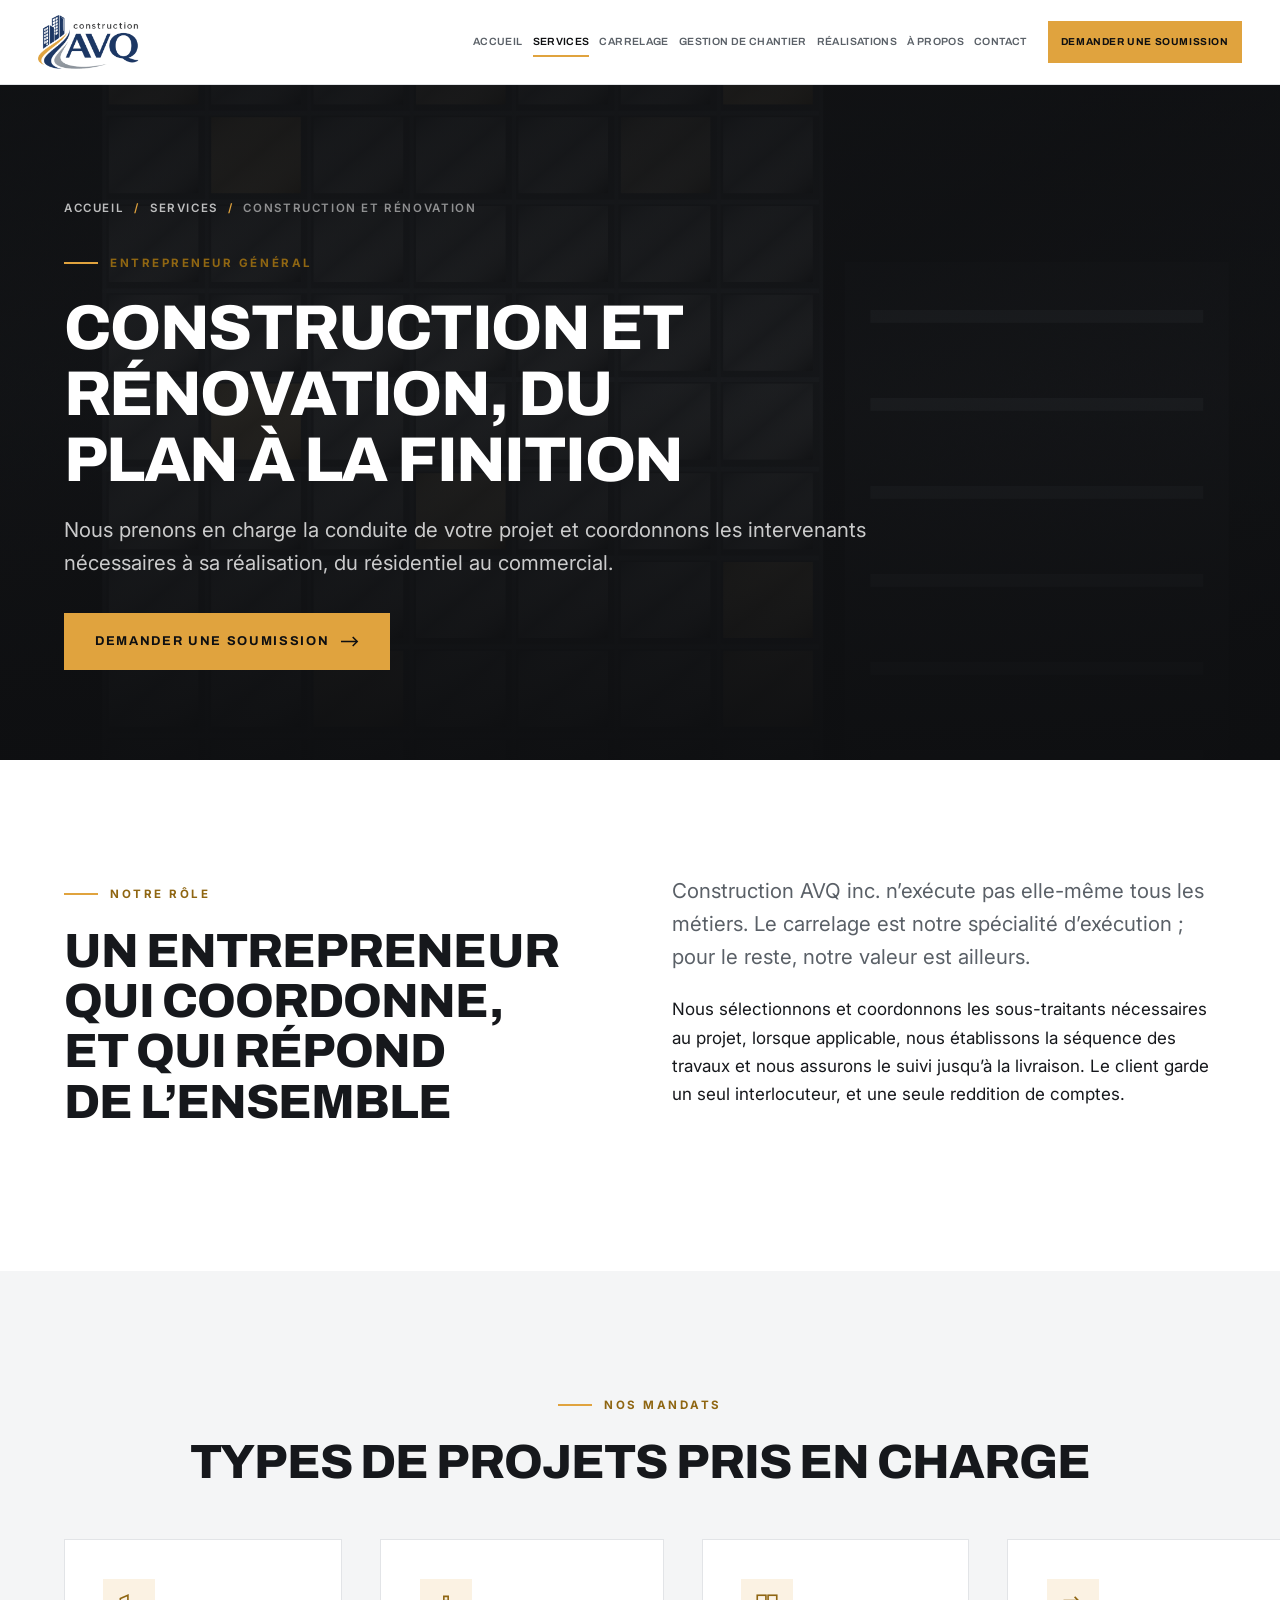
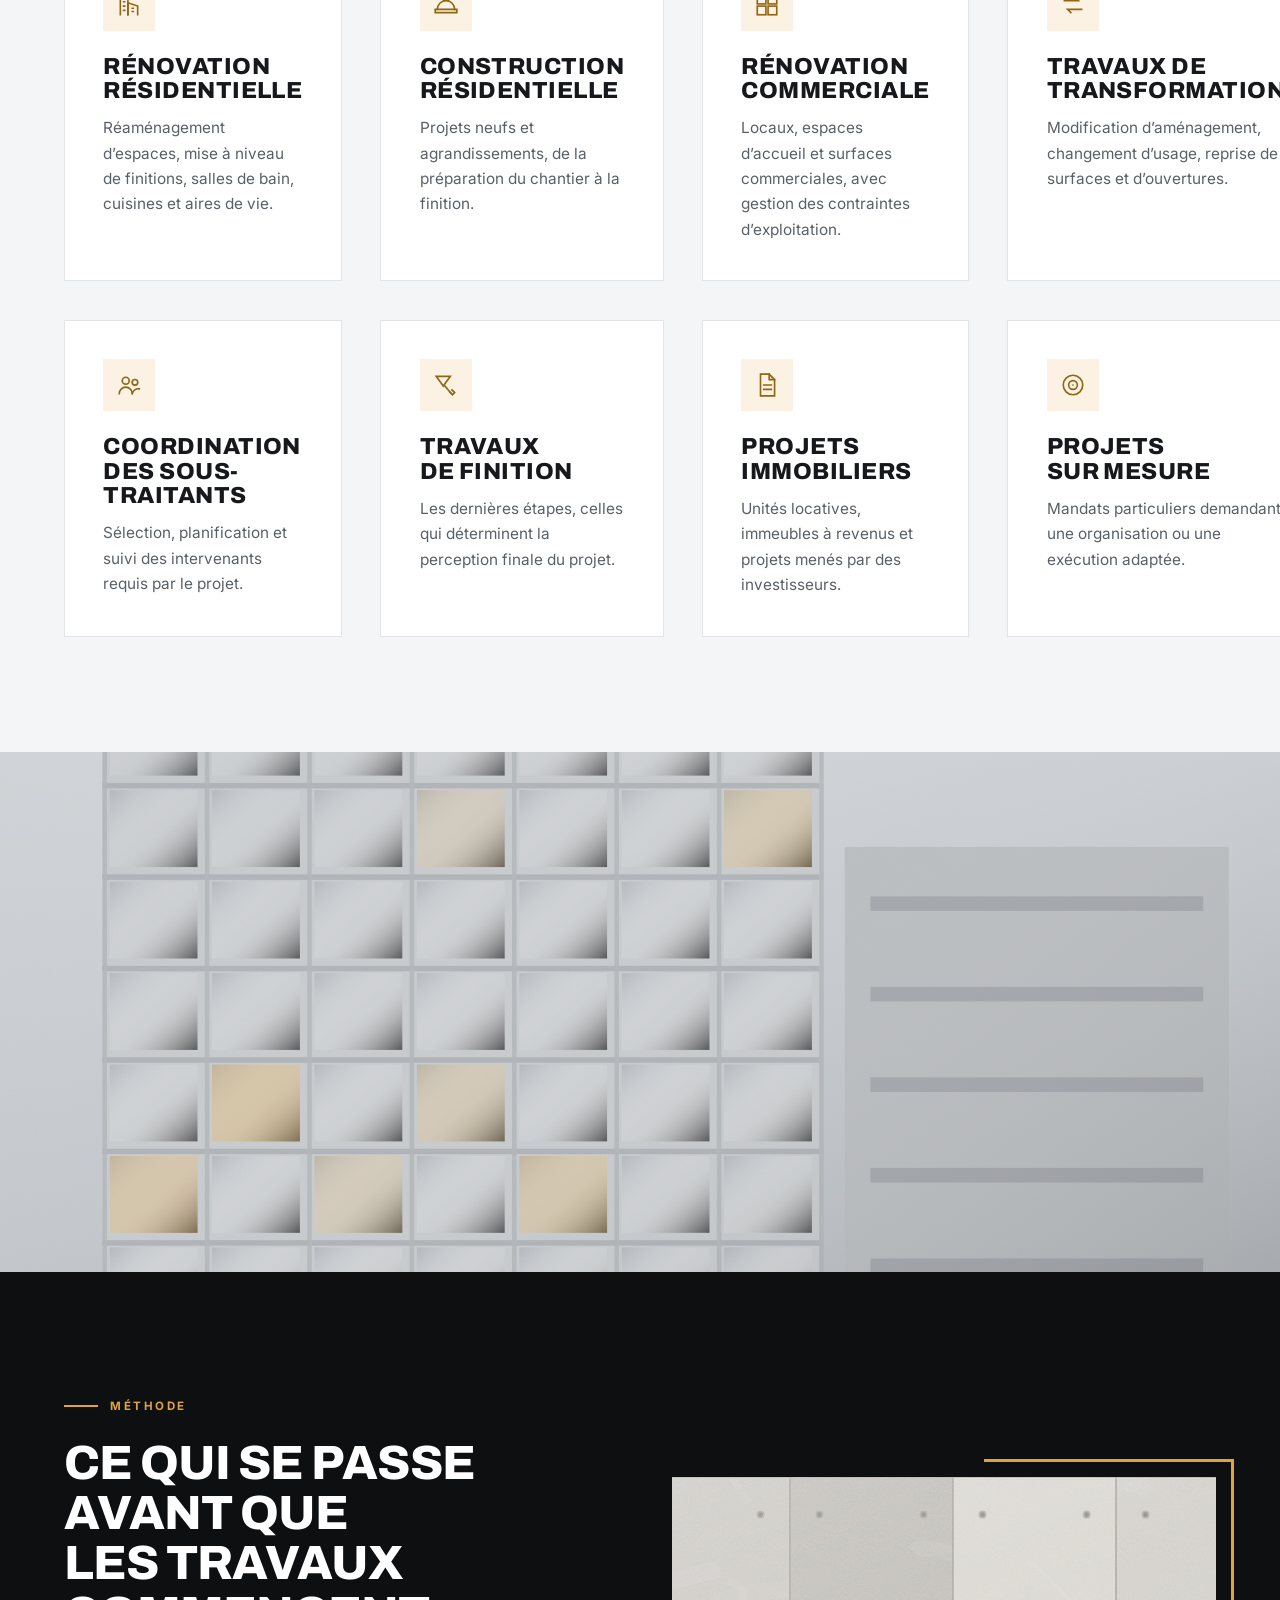
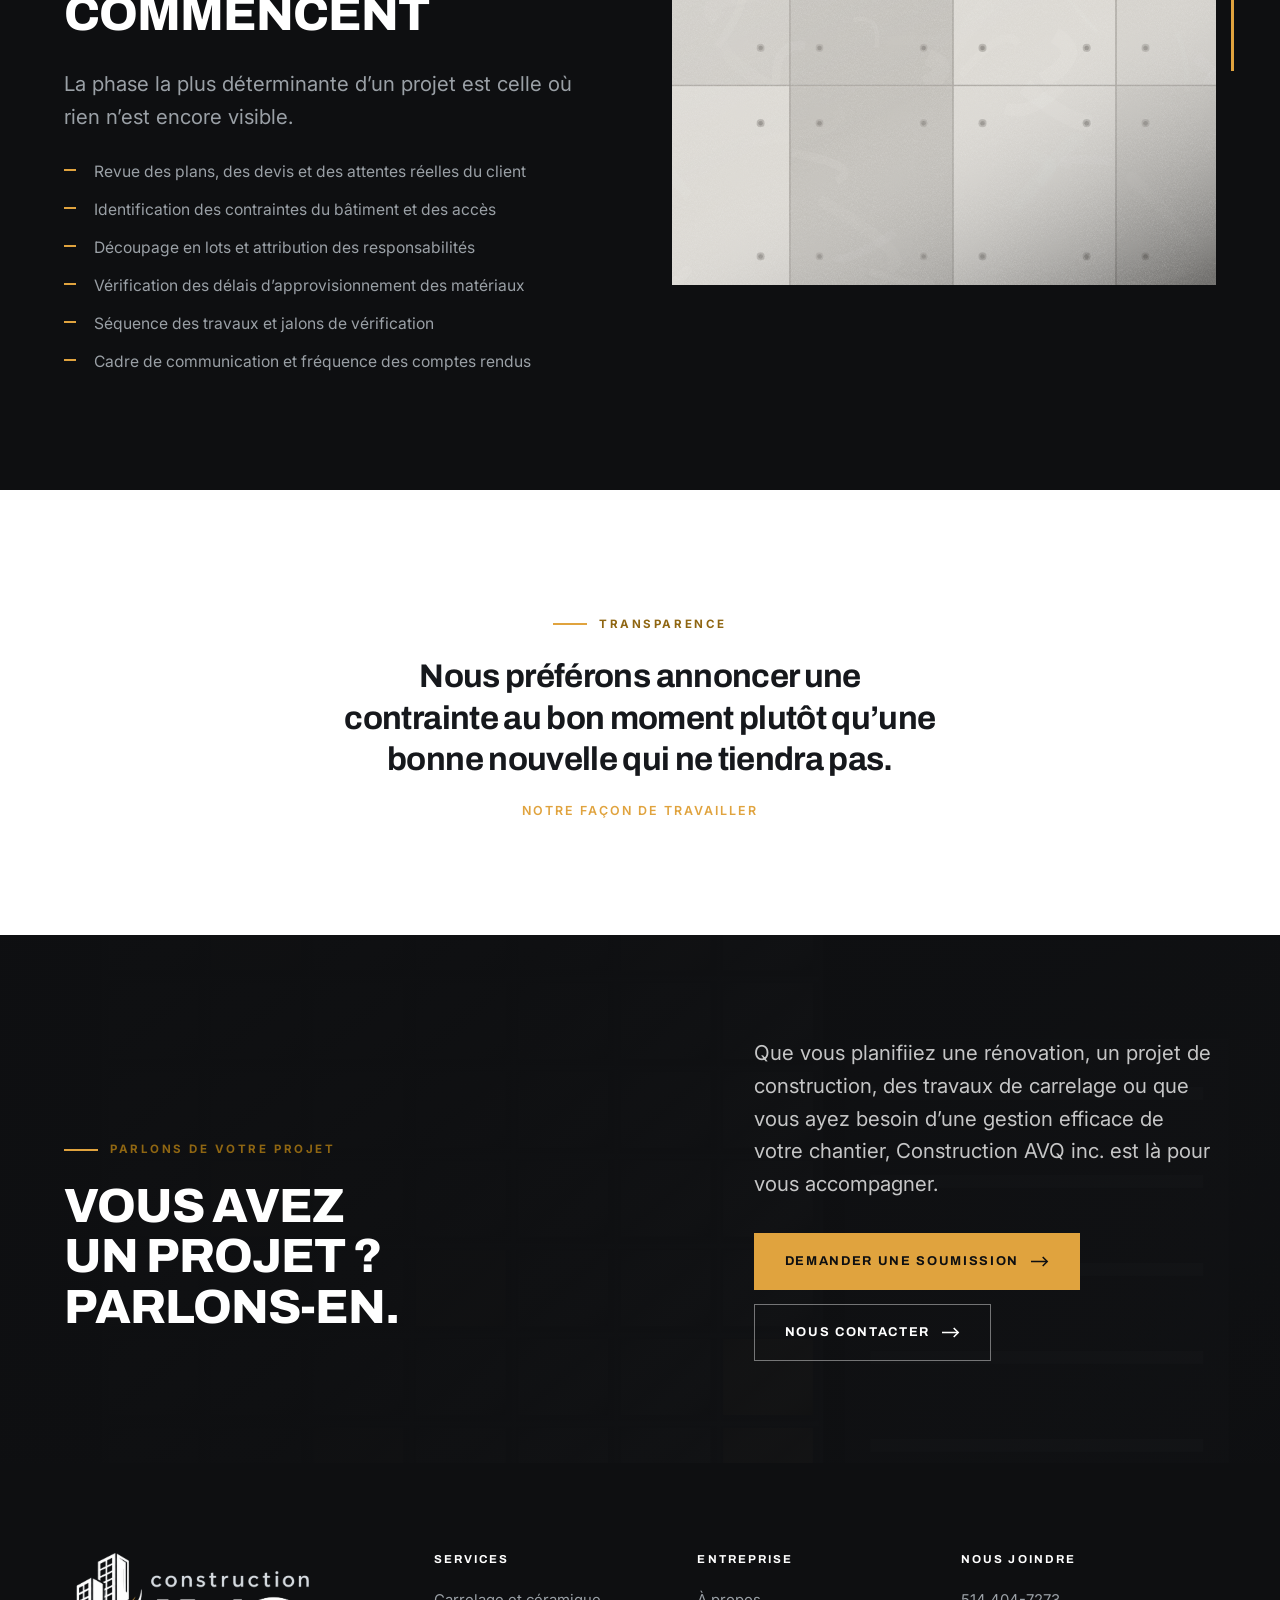
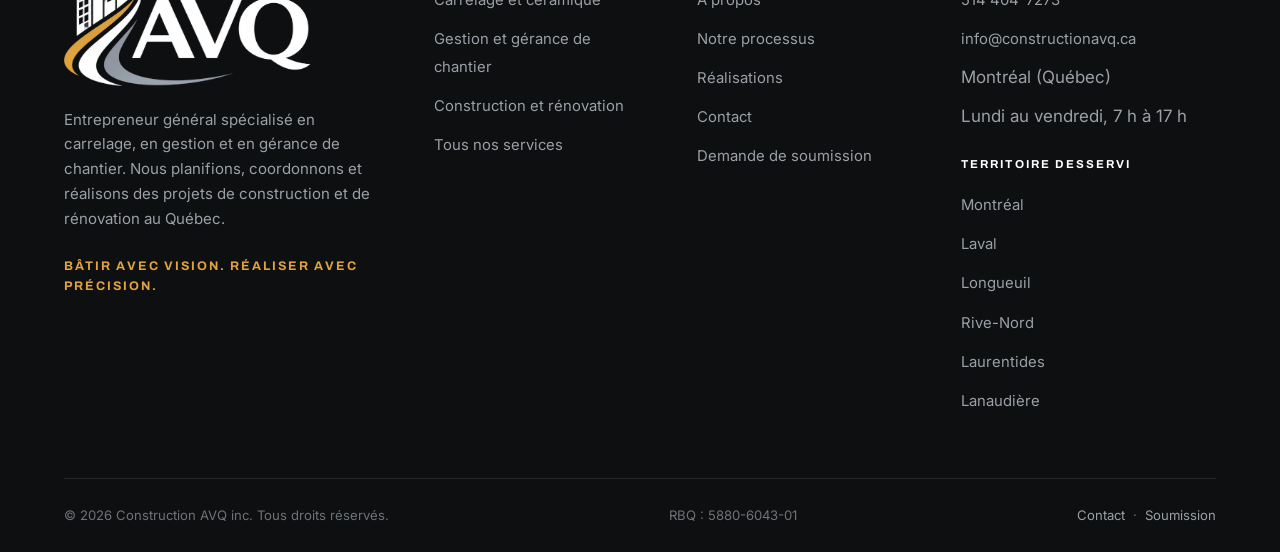
<file: construction-renovation.html>
<!DOCTYPE html>
<html lang="fr-CA">
<head>
<meta charset="utf-8">
<meta name="viewport" content="width=device-width, initial-scale=1">
<title>Entrepreneur en rénovation et construction | Construction AVQ</title>
<meta name="description" content="Rénovation résidentielle et commerciale, construction, travaux de transformation et coordination des sous-traitants à Montréal et au Québec.">
<meta name="keywords" content="entrepreneur en rénovation, rénovation Montréal, construction Montréal, entrepreneur construction résidentielle, entrepreneur construction commerciale, rénovation commerciale Montréal">
<link rel="canonical" href="https://constructionavq.ca/construction-renovation.html">
<meta name="author" content="Construction AVQ inc.">
<meta name="robots" content="index, follow, max-image-preview:large">
<meta name="theme-color" content="#0E0F11">
<meta name="geo.region" content="CA-QC">
<meta name="geo.placename" content="Montréal, Québec">

<meta property="og:type" content="website">
<meta property="og:locale" content="fr_CA">
<meta property="og:site_name" content="Construction AVQ inc.">
<meta property="og:title" content="Entrepreneur en rénovation et construction | Construction AVQ">
<meta property="og:description" content="Rénovation résidentielle et commerciale, construction, travaux de transformation et coordination des sous-traitants à Montréal et au Québec.">
<meta property="og:url" content="https://constructionavq.ca/construction-renovation.html">
<meta property="og:image" content="https://constructionavq.ca/assets/img/og-image.png">
<meta property="og:image:width" content="1200">
<meta property="og:image:height" content="630">
<meta property="og:image:alt" content="Construction AVQ — Bâtir avec vision. Réaliser avec précision.">
<meta name="twitter:card" content="summary_large_image">
<meta name="twitter:title" content="Entrepreneur en rénovation et construction | Construction AVQ">
<meta name="twitter:description" content="Rénovation résidentielle et commerciale, construction, travaux de transformation et coordination des sous-traitants à Montréal et au Québec.">
<meta name="twitter:image" content="https://constructionavq.ca/assets/img/og-image.png">

<link rel="icon" href="assets/img/favicon.png" sizes="32x32" type="image/png">
<link rel="icon" href="assets/img/icone-512.png" sizes="512x512" type="image/png">
<link rel="apple-touch-icon" href="assets/img/icone-180.png">
<link rel="manifest" href="site.webmanifest">
<link rel="preconnect" href="https://fonts.googleapis.com">
<link rel="preconnect" href="https://fonts.gstatic.com" crossorigin>
<link rel="stylesheet" href="https://fonts.googleapis.com/css2?family=Archivo:wght@500;600;700;800&family=Inter:wght@400;500;600;700&display=swap" media="print" onload="this.media='all'">
<noscript><link rel="stylesheet" href="https://fonts.googleapis.com/css2?family=Archivo:wght@500;600;700;800&family=Inter:wght@400;500;600;700&display=swap"></noscript>
<link rel="stylesheet" href="assets/css/style.css">
<noscript><style>
  /* Sans JavaScript : tout le contenu reste visible et la navigation reste utilisable. */
  .reveal { opacity: 1; transform: none; }
  .barre-mobile { transform: none; }
  .marquee__piste { animation: none; }
  .entete { position: static; background: var(--noir); }
  .burger { display: none; }
  body { padding-top: 0; }
  @media (max-width: 1180px) {
    .menu-mobile { position: static; opacity: 1; visibility: visible; transform: none;
                   padding: 4px var(--gouttiere) 30px; }
  }
</style></noscript>
<script type="application/ld+json">{"@context":"https://schema.org","@type":"BreadcrumbList","itemListElement":[{"@type":"ListItem","position":1,"name":"Accueil","item":"https://constructionavq.ca/"},{"@type":"ListItem","position":2,"name":"Services","item":"https://constructionavq.ca/services.html"},{"@type":"ListItem","position":3,"name":"Construction et rénovation","item":"https://constructionavq.ca/construction-renovation.html"}]}</script>
<script type="application/ld+json">{"@context":"https://schema.org","@type":"Service","serviceType":"Construction et rénovation","name":"Construction et rénovation","description":"Rénovation résidentielle et commerciale, construction résidentielle, travaux de transformation, coordination des sous-traitants et travaux de finition.","provider":{"@id":"https://constructionavq.ca/#entreprise"},"areaServed":[{"@type":"City","name":"Montréal"},{"@type":"City","name":"Laval"},{"@type":"City","name":"Longueuil"},{"@type":"City","name":"Rive-Nord"},{"@type":"City","name":"Laurentides"},{"@type":"City","name":"Lanaudière"},{"@type":"City","name":"Estrie"}],"url":"https://constructionavq.ca/construction-renovation.html"}</script>
</head>
<body>
<a class="skip" href="#contenu">Aller au contenu principal</a>
<header class="entete">
  <div class="wrap entete__inner">
    <a class="logo" href="index.html" aria-label="Construction AVQ inc. — accueil">
      <img class="logo__image" src="assets/img/logo-avq.png"
           alt="Construction AVQ" width="700" height="371" fetchpriority="high">
    </a>
    <nav class="nav" aria-label="Navigation principale"><a href="index.html">Accueil</a><a href="services.html" aria-current="page">Services</a><a href="carrelage.html">Carrelage</a><a href="gestion-de-chantier.html">Gestion de chantier</a><a href="realisations.html">Réalisations</a><a href="a-propos.html">À propos</a><a href="contact.html">Contact</a></nav>
    <a class="btn btn-nav" href="soumission.html">Demander une soumission</a>
    <button class="burger" type="button" aria-expanded="false" aria-controls="menu-mobile" aria-label="Ouvrir le menu">
      <span></span><span></span><span></span>
    </button>
  </div>
</header>
<div class="menu-mobile" id="menu-mobile">
  <a class="m-lien" href="index.html">Accueil<span>01</span></a><a class="m-lien" href="services.html" aria-current="page">Services<span>02</span></a><a class="m-lien" href="carrelage.html">Carrelage<span>03</span></a><a class="m-lien" href="gestion-de-chantier.html">Gestion de chantier<span>04</span></a><a class="m-lien" href="realisations.html">Réalisations<span>05</span></a><a class="m-lien" href="a-propos.html">À propos<span>06</span></a><a class="m-lien" href="contact.html">Contact<span>07</span></a>
  <a class="btn" href="soumission.html">Demander une soumission<svg class="fl" viewBox="0 0 20 12" width="18" height="11" fill="none" stroke="currentColor" stroke-width="1.7" aria-hidden="true"><path d="M0 6h18"/><path d="m13 1 5 5-5 5"/></svg></a>
  <div class="menu-mobile__coord">
    <p>Une question&nbsp;? <a href="tel:+15144047273">514 404-7273</a><br>
    <a class="courriel" href="mailto:info@constructionavq.ca?subject=Question%20%E2%80%94%20Construction%20AVQ%20inc.">info@<wbr>constructionavq.ca</a></p>
  </div>
</div>
<main id="contenu">
<section class="pagehero">
  <div class="pagehero__media"><img src="assets/img/facade-moderne.svg" alt="" width="1600" height="1000" loading="eager" fetchpriority="high"></div>
  <div class="wrap">
    <nav class="ariane" aria-label="Fil d'Ariane"><a href="index.html">Accueil</a><span aria-hidden="true">/</span><a href="services.html">Services</a><span aria-hidden="true">/</span><span>Construction et rénovation</span></nav>
    <p class="eyebrow">Entrepreneur général</p>
    <h1>Construction et rénovation, du plan à la finition</h1>
    <p class="lead">Nous prenons en charge la conduite de votre projet et coordonnons les intervenants nécessaires à sa réalisation, du résidentiel au commercial.</p>
    <div class="btn-groupe" style="margin-top:34px"><a class="btn" href="soumission.html?service=construction">Demander une soumission<svg class="fl" viewBox="0 0 20 12" width="18" height="11" fill="none" stroke="currentColor" stroke-width="1.7" aria-hidden="true"><path d="M0 6h18"/><path d="m13 1 5 5-5 5"/></svg></a></div>
  </div>
</section>
<section class="section">
  <div class="wrap">
    <div class="duo" style="align-items:start">
      <div class="reveal">
        <p class="eyebrow">Notre rôle</p>
        <h2>Un entrepreneur qui coordonne, et qui répond de l’ensemble</h2>
      </div>
      <div class="reveal" data-delai="1">
        <p class="lead" style="margin-bottom:22px">Construction AVQ inc. n’exécute pas elle-même tous les métiers. Le carrelage est notre spécialité d’exécution&nbsp;; pour le reste, notre valeur est ailleurs.</p>
        <p>Nous sélectionnons et coordonnons les sous-traitants nécessaires au projet, lorsque applicable, nous établissons la séquence des travaux et nous assurons le suivi jusqu’à la livraison. Le client garde un seul interlocuteur, et une seule reddition de comptes.</p>
      </div>
    </div>
  </div>
</section>

<section class="section section--gris" style="padding-top:0">
  <div class="wrap" style="padding-top:var(--section-y)">
    <div class="center" style="margin-bottom:52px">
      <p class="eyebrow reveal">Nos mandats</p>
      <h2 class="reveal">Types de projets pris en charge</h2>
    </div>
    <div class="grille grille--4 grille--espacee"><article class="carte reveal" data-delai="0"><div class="carte__ico"><svg viewBox="0 0 24 24" fill="none" stroke="currentColor" stroke-width="1.5" stroke-linecap="square" stroke-linejoin="miter" aria-hidden="true" focusable="false" width="26" height="26"><path d="M4 21V6l7-3v18"/><path d="M11 21V10l9 3v8"/><path d="M7 9h1M7 13h1M7 17h1M15 15h1M15 18h1"/></svg></div><h3>Rénovation résidentielle</h3><p>Réaménagement d’espaces, mise à niveau de finitions, salles de bain, cuisines et aires de vie.</p></article><article class="carte reveal" data-delai="1"><div class="carte__ico"><svg viewBox="0 0 24 24" fill="none" stroke="currentColor" stroke-width="1.5" stroke-linecap="square" stroke-linejoin="miter" aria-hidden="true" focusable="false" width="26" height="26"><path d="M4 16a8 8 0 0 1 16 0"/><path d="M2 16h20v3H2z"/><path d="M10 8V4h4v4"/></svg></div><h3>Construction résidentielle</h3><p>Projets neufs et agrandissements, de la préparation du chantier à la finition.</p></article><article class="carte reveal" data-delai="2"><div class="carte__ico"><svg viewBox="0 0 24 24" fill="none" stroke="currentColor" stroke-width="1.5" stroke-linecap="square" stroke-linejoin="miter" aria-hidden="true" focusable="false" width="26" height="26"><rect x="3" y="3" width="8" height="8"/><rect x="13" y="3" width="8" height="8"/><rect x="3" y="13" width="8" height="8"/><rect x="13" y="13" width="8" height="8"/></svg></div><h3>Rénovation commerciale</h3><p>Locaux, espaces d’accueil et surfaces commerciales, avec gestion des contraintes d’exploitation.</p></article><article class="carte reveal" data-delai="3"><div class="carte__ico"><svg viewBox="0 0 24 24" fill="none" stroke="currentColor" stroke-width="1.5" stroke-linecap="square" stroke-linejoin="miter" aria-hidden="true" focusable="false" width="26" height="26"><path d="M4 8h13l-3-3M20 16H7l3 3"/></svg></div><h3>Travaux de transformation</h3><p>Modification d’aménagement, changement d’usage, reprise de surfaces et d’ouvertures.</p></article><article class="carte reveal" data-delai="0"><div class="carte__ico"><svg viewBox="0 0 24 24" fill="none" stroke="currentColor" stroke-width="1.5" stroke-linecap="square" stroke-linejoin="miter" aria-hidden="true" focusable="false" width="26" height="26"><circle cx="9" cy="8" r="3.2"/><path d="M3 20a6 6 0 0 1 12 0"/><circle cx="17.5" cy="9.5" r="2.6"/><path d="M15 20a5.5 5.5 0 0 1 6.5-4.4"/></svg></div><h3>Coordination des sous-traitants</h3><p>Sélection, planification et suivi des intervenants requis par le projet.</p></article><article class="carte reveal" data-delai="1"><div class="carte__ico"><svg viewBox="0 0 24 24" fill="none" stroke="currentColor" stroke-width="1.5" stroke-linecap="square" stroke-linejoin="miter" aria-hidden="true" focusable="false" width="26" height="26"><path d="M3 4h13l-6.5 9L3 4Z"/><path d="M11 13l6 7"/><path d="M15.5 18.5l2.5 2.5 2-2-2.5-2.5"/></svg></div><h3>Travaux de finition</h3><p>Les dernières étapes, celles qui déterminent la perception finale du projet.</p></article><article class="carte reveal" data-delai="2"><div class="carte__ico"><svg viewBox="0 0 24 24" fill="none" stroke="currentColor" stroke-width="1.5" stroke-linecap="square" stroke-linejoin="miter" aria-hidden="true" focusable="false" width="26" height="26"><path d="M6 2h8l5 5v15H6z"/><path d="M14 2v5h5"/><path d="M9 12h7M9 16h7"/></svg></div><h3>Projets immobiliers</h3><p>Unités locatives, immeubles à revenus et projets menés par des investisseurs.</p></article><article class="carte reveal" data-delai="3"><div class="carte__ico"><svg viewBox="0 0 24 24" fill="none" stroke="currentColor" stroke-width="1.5" stroke-linecap="square" stroke-linejoin="miter" aria-hidden="true" focusable="false" width="26" height="26"><circle cx="12" cy="12" r="9"/><circle cx="12" cy="12" r="4"/><circle cx="12" cy="12" r="0.8" fill="currentColor" stroke="none"/></svg></div><h3>Projets sur mesure</h3><p>Mandats particuliers demandant une organisation ou une exécution adaptée.</p></article></div>
  </div>
</section>

<section class="bande-image">
  <img src="assets/img/architecture-jour.svg" alt="Immeuble contemporain à la façade rythmée, en journée" width="1400" height="900" loading="lazy">
</section>

<section class="section section--sombre">
  <div class="wrap">
    <div class="duo">
      <div class="reveal">
        <p class="eyebrow">Méthode</p>
        <h2>Ce qui se passe avant que les travaux commencent</h2>
        <p class="lead" style="margin-bottom:26px">La phase la plus déterminante d’un projet est celle où rien n’est encore visible.</p>
        <ul class="liste">
          <li>Revue des plans, des devis et des attentes réelles du client</li>
          <li>Identification des contraintes du bâtiment et des accès</li>
          <li>Découpage en lots et attribution des responsabilités</li>
          <li>Vérification des délais d’approvisionnement des matériaux</li>
          <li>Séquence des travaux et jalons de vérification</li>
          <li>Cadre de communication et fréquence des comptes rendus</li>
        </ul>
      </div>
      <div class="duo__media duo__cadre reveal" data-delai="1">
        <img src="assets/img/beton-clair.svg" alt="Panneaux de béton coffré, texture de construction brute" width="1400" height="900" loading="lazy">
      </div>
    </div>
  </div>
</section>

<section class="section">
  <div class="wrap wrap--etroit center">
    <p class="eyebrow reveal" style="justify-content:center">Transparence</p>
    <blockquote class="citation reveal">Nous préférons annoncer une contrainte au bon moment plutôt qu’une bonne nouvelle qui ne tiendra pas.
      <span class="citation__source">Notre façon de travailler</span>
    </blockquote>
  </div>
</section>
<section class="cta">
  <div class="cta__media"><img src="assets/img/facade-moderne.svg" alt="" loading="lazy" width="1600" height="900"></div>
  <div class="wrap">
    <div class="cta__inner">
      <div class="reveal">
        <p class="eyebrow">Parlons de votre projet</p>
        <h2>Vous avez un projet&nbsp;? Parlons-en.</h2>
      </div>
      <div class="reveal" data-delai="1">
        <p class="lead" style="margin-bottom:32px">Que vous planifiiez une rénovation, un projet de construction, des travaux de carrelage ou que vous ayez besoin d’une gestion efficace de votre chantier, Construction AVQ inc. est là pour vous accompagner.</p>
        <div class="btn-groupe"><a class="btn" href="soumission.html">Demander une soumission<svg class="fl" viewBox="0 0 20 12" width="18" height="11" fill="none" stroke="currentColor" stroke-width="1.7" aria-hidden="true"><path d="M0 6h18"/><path d="m13 1 5 5-5 5"/></svg></a><a class="btn btn--clair" href="contact.html">Nous contacter<svg class="fl" viewBox="0 0 20 12" width="18" height="11" fill="none" stroke="currentColor" stroke-width="1.7" aria-hidden="true"><path d="M0 6h18"/><path d="m13 1 5 5-5 5"/></svg></a></div>
      </div>
    </div>
  </div>
</section>
</main>
<footer class="pied">
  <div class="wrap">
    <div class="pied__haut">
      <div>
        <a class="logo logo--pied" href="index.html" aria-label="Construction AVQ inc. — accueil">
          <img class="logo__image" src="assets/img/logo-avq-clair.png"
               alt="Construction AVQ inc." width="700" height="371" loading="lazy">
        </a>
        <p class="pied__desc">Entrepreneur général spécialisé en carrelage, en gestion et en gérance de chantier. Nous planifions, coordonnons et réalisons des projets de construction et de rénovation au Québec.</p>
        <p class="pied__slogan">Bâtir avec vision. Réaliser avec précision.</p>
      </div>
      <div>
        <h4>Services</h4>
        <ul><li><a href="carrelage.html">Carrelage et céramique</a></li><li><a href="gestion-de-chantier.html">Gestion et gérance de chantier</a></li><li><a href="construction-renovation.html">Construction et rénovation</a></li><li><a href="services.html">Tous nos services</a></li></ul>
      </div>
      <div>
        <h4>Entreprise</h4>
        <ul><li><a href="a-propos.html">À propos</a></li><li><a href="processus.html">Notre processus</a></li><li><a href="realisations.html">Réalisations</a></li><li><a href="contact.html">Contact</a></li><li><a href="soumission.html">Demande de soumission</a></li></ul>
      </div>
      <div>
        <h4>Nous joindre</h4>
        <ul>
          <li><a href="tel:+15144047273">514 404-7273</a></li>
          <li><a class="courriel" href="mailto:info@constructionavq.ca?subject=Demande%20d%E2%80%99information%20%E2%80%94%20Construction%20AVQ%20inc.">info@<wbr>constructionavq.ca</a></li>
          <li>Montréal (Québec)</li>
          <li>Lundi au vendredi, 7 h à 17 h</li>
        </ul>
        <h4 style="margin-top:28px">Territoire desservi</h4>
        <ul><li><a href="contact.html">Montréal</a></li><li><a href="contact.html">Laval</a></li><li><a href="contact.html">Longueuil</a></li><li><a href="contact.html">Rive-Nord</a></li><li><a href="contact.html">Laurentides</a></li><li><a href="contact.html">Lanaudière</a></li></ul>
      </div>
    </div>
    <div class="pied__bas">
      <span>&copy; <span data-annee>2026</span> Construction AVQ inc. Tous droits réservés.</span>
      <span>RBQ : 5880-6043-01</span>
      <span><a href="contact.html">Contact</a> &nbsp;·&nbsp; <a href="soumission.html">Soumission</a></span>
    </div>
  </div>
</footer>
<nav class="barre-mobile" aria-label="Actions rapides">
  <a href="tel:+15144047273">Appeler</a>
  <a class="principal" href="soumission.html">Soumission</a>
</nav>
<script src="assets/js/main.js" defer></script>
</body>
</html>
</file>
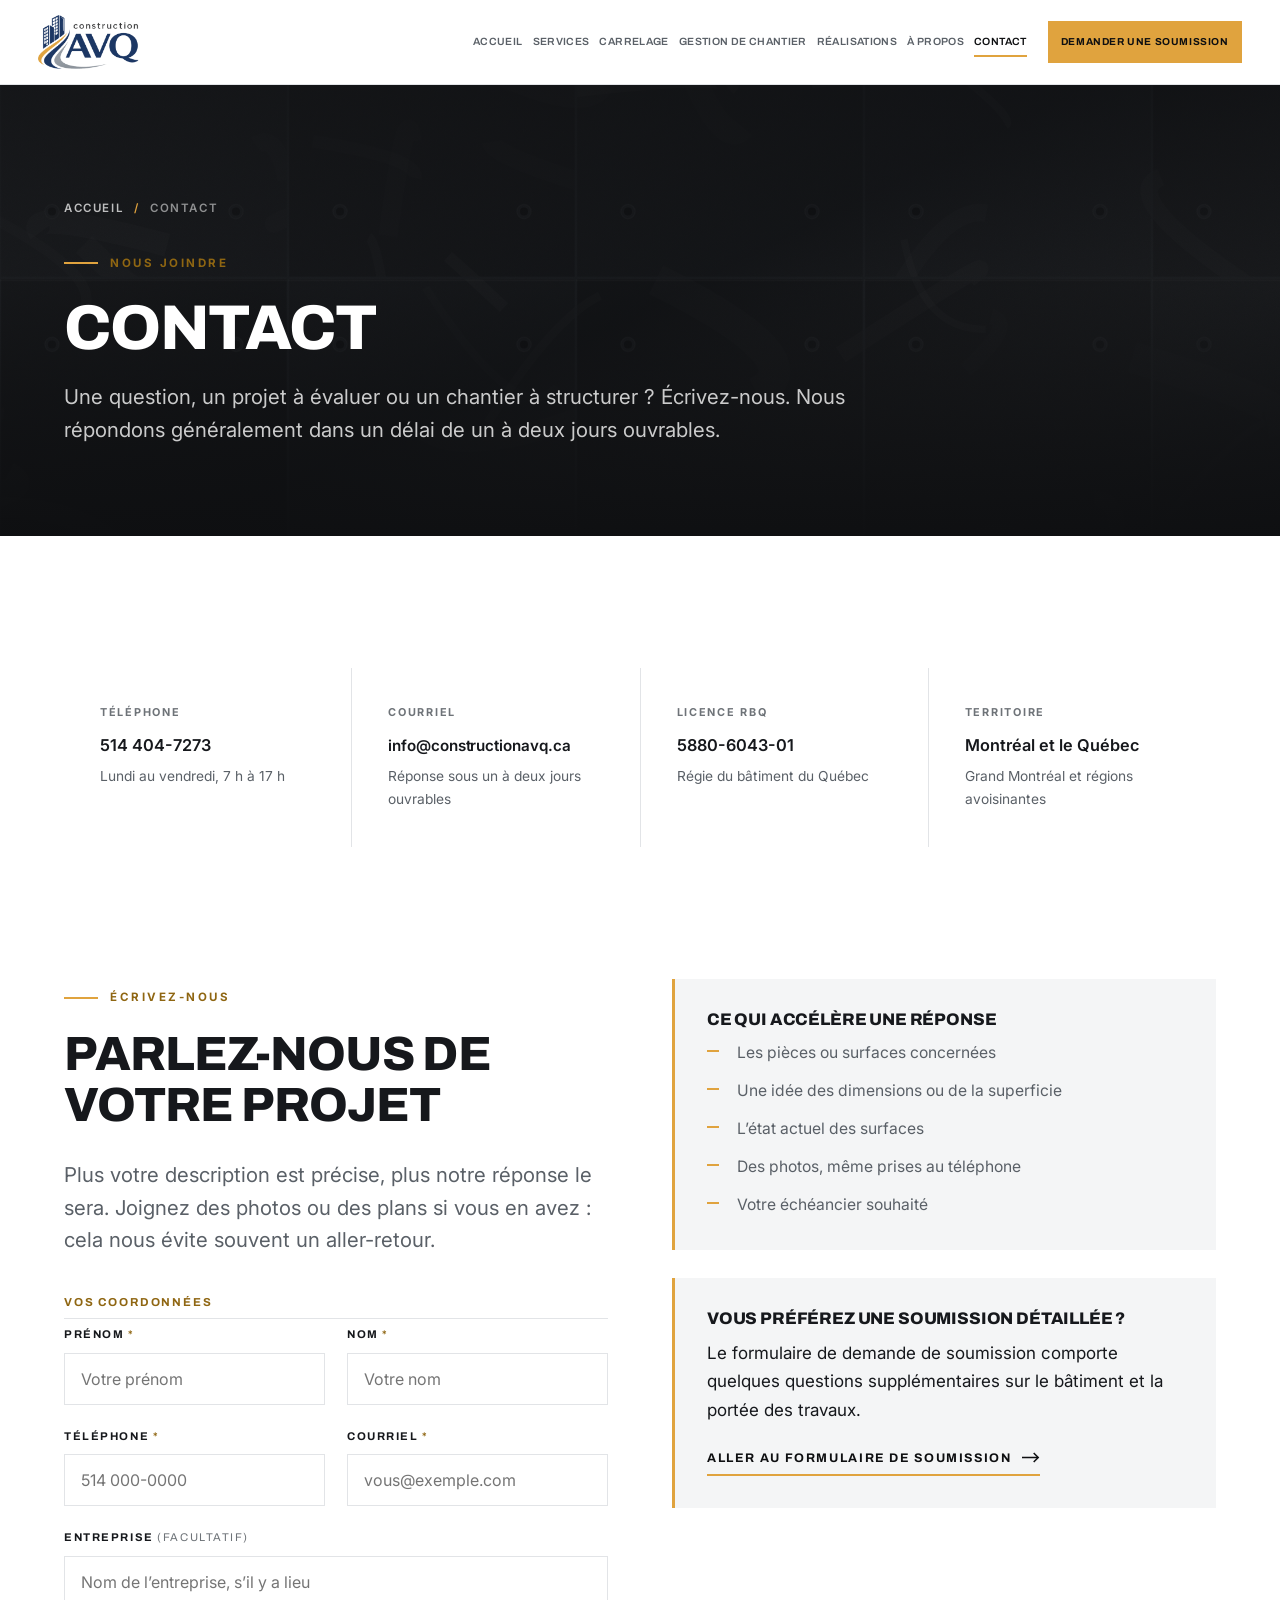
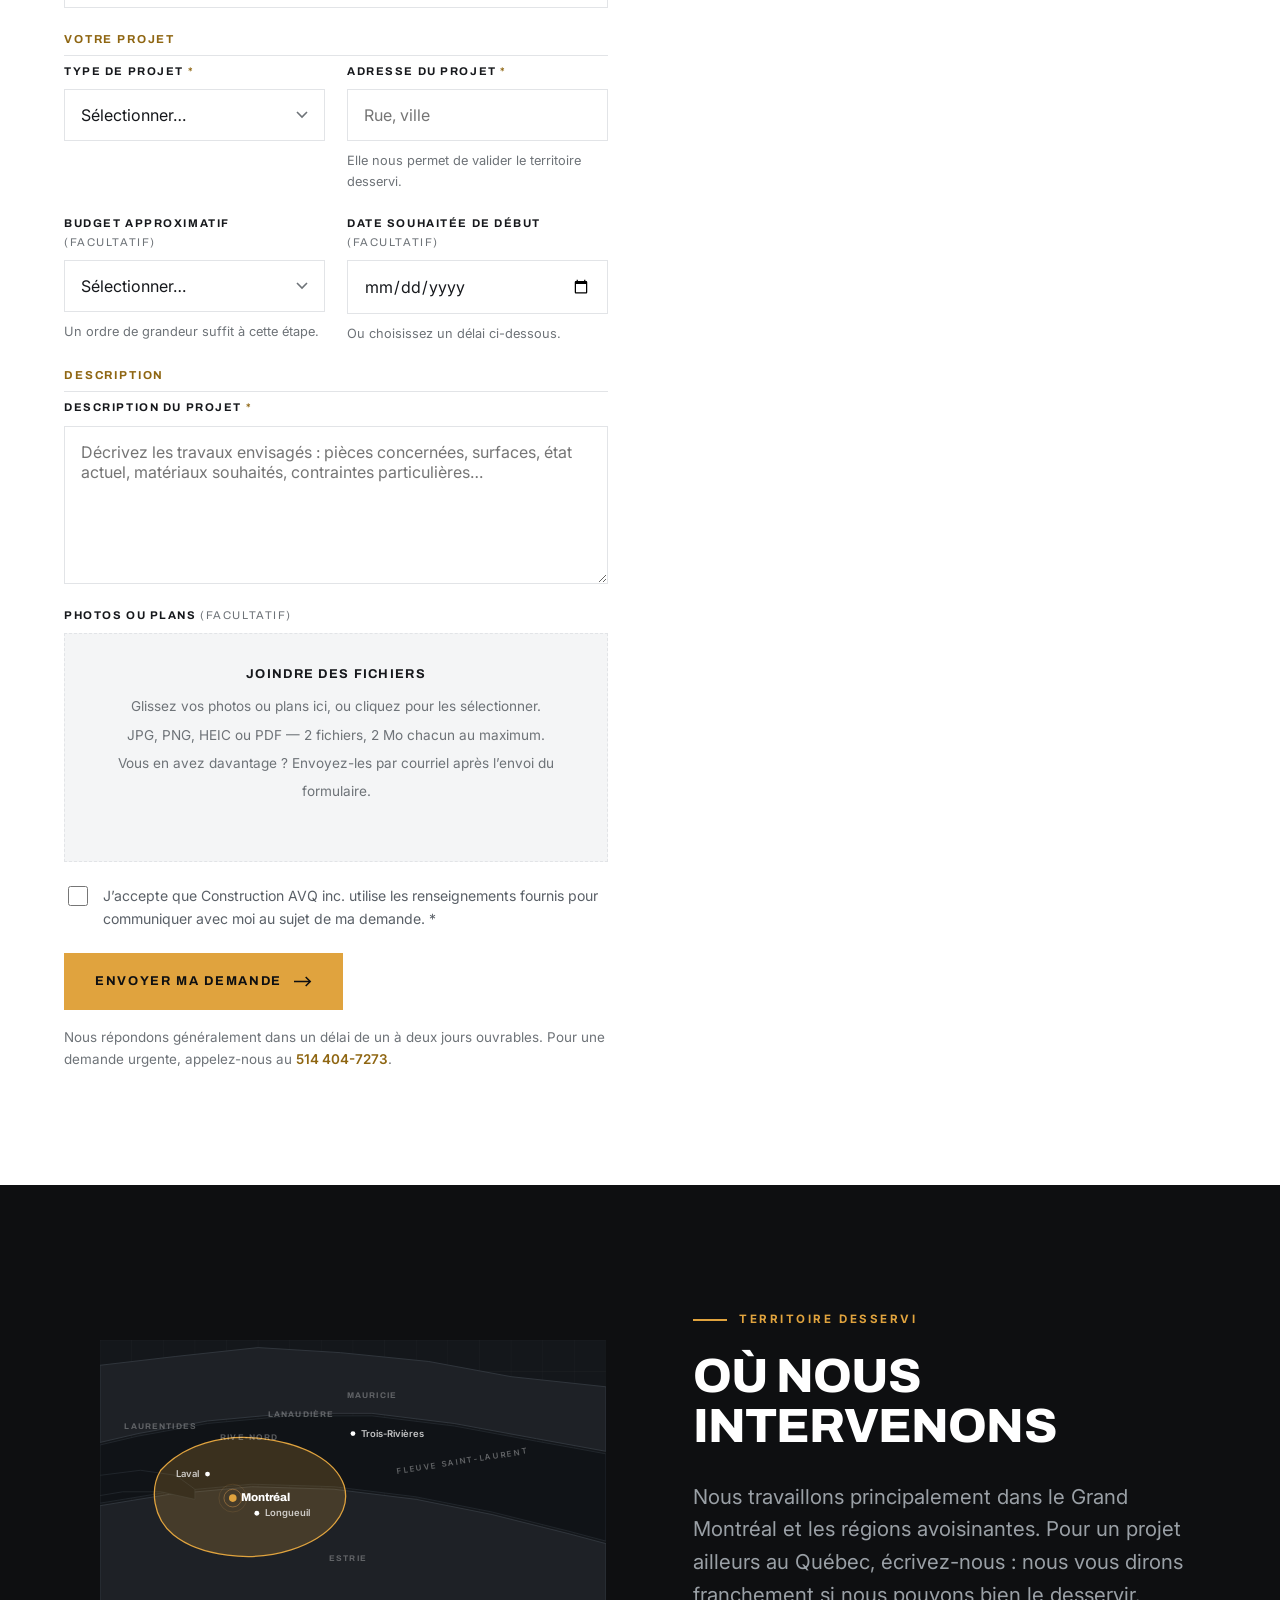
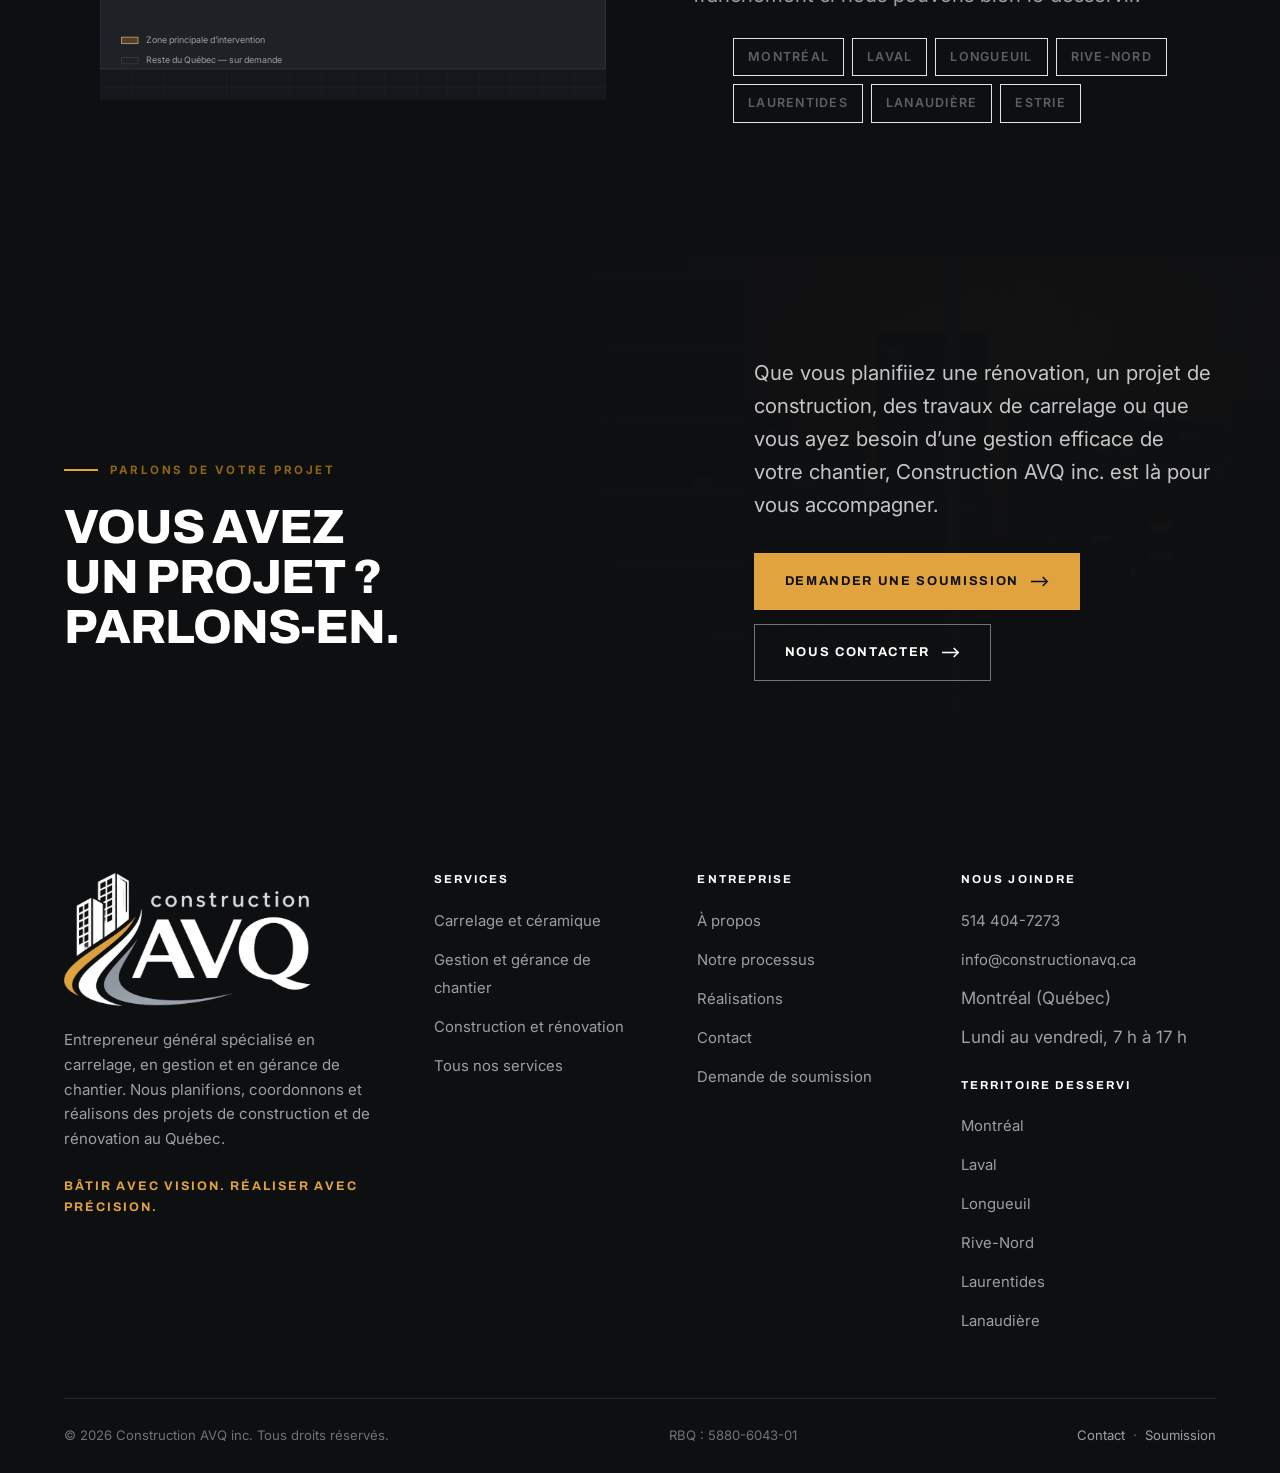
<file: contact.html>
<!DOCTYPE html>
<html lang="fr-CA">
<head>
<meta charset="utf-8">
<meta name="viewport" content="width=device-width, initial-scale=1">
<title>Contact | Construction AVQ inc. — Montréal et Québec</title>
<meta name="description" content="Contactez Construction AVQ inc. pour un projet de carrelage, de rénovation ou de gestion de chantier. Téléphone, courriel et territoire desservi.">
<meta name="keywords" content="contact entrepreneur général Montréal, carreleur Montréal contact, gestion de chantier Québec contact">
<link rel="canonical" href="https://constructionavq.ca/contact.html">
<meta name="author" content="Construction AVQ inc.">
<meta name="robots" content="index, follow, max-image-preview:large">
<meta name="theme-color" content="#0E0F11">
<meta name="geo.region" content="CA-QC">
<meta name="geo.placename" content="Montréal, Québec">

<meta property="og:type" content="website">
<meta property="og:locale" content="fr_CA">
<meta property="og:site_name" content="Construction AVQ inc.">
<meta property="og:title" content="Contact | Construction AVQ inc. — Montréal et Québec">
<meta property="og:description" content="Contactez Construction AVQ inc. pour un projet de carrelage, de rénovation ou de gestion de chantier. Téléphone, courriel et territoire desservi.">
<meta property="og:url" content="https://constructionavq.ca/contact.html">
<meta property="og:image" content="https://constructionavq.ca/assets/img/og-image.png">
<meta property="og:image:width" content="1200">
<meta property="og:image:height" content="630">
<meta property="og:image:alt" content="Construction AVQ — Bâtir avec vision. Réaliser avec précision.">
<meta name="twitter:card" content="summary_large_image">
<meta name="twitter:title" content="Contact | Construction AVQ inc. — Montréal et Québec">
<meta name="twitter:description" content="Contactez Construction AVQ inc. pour un projet de carrelage, de rénovation ou de gestion de chantier. Téléphone, courriel et territoire desservi.">
<meta name="twitter:image" content="https://constructionavq.ca/assets/img/og-image.png">

<link rel="icon" href="assets/img/favicon.png" sizes="32x32" type="image/png">
<link rel="icon" href="assets/img/icone-512.png" sizes="512x512" type="image/png">
<link rel="apple-touch-icon" href="assets/img/icone-180.png">
<link rel="manifest" href="site.webmanifest">
<link rel="preconnect" href="https://fonts.googleapis.com">
<link rel="preconnect" href="https://fonts.gstatic.com" crossorigin>
<link rel="stylesheet" href="https://fonts.googleapis.com/css2?family=Archivo:wght@500;600;700;800&family=Inter:wght@400;500;600;700&display=swap" media="print" onload="this.media='all'">
<noscript><link rel="stylesheet" href="https://fonts.googleapis.com/css2?family=Archivo:wght@500;600;700;800&family=Inter:wght@400;500;600;700&display=swap"></noscript>
<link rel="stylesheet" href="assets/css/style.css">
<noscript><style>
  /* Sans JavaScript : tout le contenu reste visible et la navigation reste utilisable. */
  .reveal { opacity: 1; transform: none; }
  .barre-mobile { transform: none; }
  .marquee__piste { animation: none; }
  .entete { position: static; background: var(--noir); }
  .burger { display: none; }
  body { padding-top: 0; }
  @media (max-width: 1180px) {
    .menu-mobile { position: static; opacity: 1; visibility: visible; transform: none;
                   padding: 4px var(--gouttiere) 30px; }
  }
</style></noscript>
<script type="application/ld+json">{"@context":"https://schema.org","@type":"BreadcrumbList","itemListElement":[{"@type":"ListItem","position":1,"name":"Accueil","item":"https://constructionavq.ca/"},{"@type":"ListItem","position":2,"name":"Contact","item":"https://constructionavq.ca/contact.html"}]}</script>
<script type="application/ld+json">{"@context":"https://schema.org","@type":"ContactPage","name":"Contact — Construction AVQ inc.","mainEntity":{"@id":"https://constructionavq.ca/#entreprise"}}</script>
</head>
<body>
<a class="skip" href="#contenu">Aller au contenu principal</a>
<header class="entete">
  <div class="wrap entete__inner">
    <a class="logo" href="index.html" aria-label="Construction AVQ inc. — accueil">
      <img class="logo__image" src="assets/img/logo-avq.png"
           alt="Construction AVQ" width="700" height="371" fetchpriority="high">
    </a>
    <nav class="nav" aria-label="Navigation principale"><a href="index.html">Accueil</a><a href="services.html">Services</a><a href="carrelage.html">Carrelage</a><a href="gestion-de-chantier.html">Gestion de chantier</a><a href="realisations.html">Réalisations</a><a href="a-propos.html">À propos</a><a href="contact.html" aria-current="page">Contact</a></nav>
    <a class="btn btn-nav" href="soumission.html">Demander une soumission</a>
    <button class="burger" type="button" aria-expanded="false" aria-controls="menu-mobile" aria-label="Ouvrir le menu">
      <span></span><span></span><span></span>
    </button>
  </div>
</header>
<div class="menu-mobile" id="menu-mobile">
  <a class="m-lien" href="index.html">Accueil<span>01</span></a><a class="m-lien" href="services.html">Services<span>02</span></a><a class="m-lien" href="carrelage.html">Carrelage<span>03</span></a><a class="m-lien" href="gestion-de-chantier.html">Gestion de chantier<span>04</span></a><a class="m-lien" href="realisations.html">Réalisations<span>05</span></a><a class="m-lien" href="a-propos.html">À propos<span>06</span></a><a class="m-lien" href="contact.html" aria-current="page">Contact<span>07</span></a>
  <a class="btn" href="soumission.html">Demander une soumission<svg class="fl" viewBox="0 0 20 12" width="18" height="11" fill="none" stroke="currentColor" stroke-width="1.7" aria-hidden="true"><path d="M0 6h18"/><path d="m13 1 5 5-5 5"/></svg></a>
  <div class="menu-mobile__coord">
    <p>Une question&nbsp;? <a href="tel:+15144047273">514 404-7273</a><br>
    <a class="courriel" href="mailto:info@constructionavq.ca?subject=Question%20%E2%80%94%20Construction%20AVQ%20inc.">info@<wbr>constructionavq.ca</a></p>
  </div>
</div>
<main id="contenu">
<section class="pagehero">
  <div class="pagehero__media"><img src="assets/img/beton-texture.svg" alt="" width="1600" height="1000" loading="eager" fetchpriority="high"></div>
  <div class="wrap">
    <nav class="ariane" aria-label="Fil d'Ariane"><a href="index.html">Accueil</a><span aria-hidden="true">/</span><span>Contact</span></nav>
    <p class="eyebrow">Nous joindre</p>
    <h1>Contact</h1>
    <p class="lead">Une question, un projet à évaluer ou un chantier à structurer&nbsp;? Écrivez-nous. Nous répondons généralement dans un délai de un à deux jours ouvrables.</p>
    
  </div>
</section>
<section class="section" style="padding-bottom:0">
  <div class="wrap">
    <dl class="coord-grille reveal">
      <div class="coord"><dt>Téléphone</dt><dd><a href="tel:+15144047273">514 404-7273</a><small>Lundi au vendredi, 7 h à 17 h</small></dd></div>
      <div class="coord"><dt>Courriel</dt><dd><a class="courriel" href="mailto:info@constructionavq.ca?subject=Demande%20d%E2%80%99information%20%E2%80%94%20Construction%20AVQ%20inc.">info@<wbr>constructionavq.ca</a><small>Réponse sous un à deux jours ouvrables</small></dd></div>
      <div class="coord"><dt>Licence RBQ</dt><dd>5880-6043-01<small>Régie du bâtiment du Québec</small></dd></div>
      <div class="coord"><dt>Territoire</dt><dd>Montréal et le Québec<small>Grand Montréal et régions avoisinantes</small></dd></div>
    </dl>
  </div>
</section>

<section class="section">
  <div class="wrap">
    <div class="duo" style="align-items:start; gap:clamp(36px,5vw,80px)">
      <div class="reveal">
        <p class="eyebrow">Écrivez-nous</p>
        <h2>Parlez-nous de votre projet</h2>
        <p class="lead" style="margin-bottom:36px">Plus votre description est précise, plus notre réponse le sera. Joignez des photos ou des plans si vous en avez&nbsp;: cela nous évite souvent un aller-retour.</p>
        <form class="form" data-form id="form-contact" method="post" action="/merci.html"
      name="contact" data-netlify="true" data-netlify-honeypot="_confirmation"
      data-sujet="Demande de contact — Construction AVQ inc." data-courriel="info@constructionavq.ca" enctype="multipart/form-data">
  <input type="hidden" name="form-name" value="contact">
  <input type="hidden" name="_sujet" value="Demande de contact — Construction AVQ inc.">
  <div class="pot-de-miel" aria-hidden="true">
    <label for="form-contact-conf">Ne pas remplir</label>
    <input id="form-contact-conf" type="text" name="_confirmation" tabindex="-1" autocomplete="off">
  </div>

  <fieldset>
    <legend>Vos coordonnées</legend>
    <div class="form__rangee">
      <div class="champ"><label for="prenom">Prénom <span class="req" aria-hidden="true">*</span></label><input id="prenom" name="prenom" type="text" required aria-required="true" autocomplete="given-name" placeholder="Votre prénom"><span class="champ__erreur">Ce champ est obligatoire.</span></div>
      <div class="champ"><label for="nom">Nom <span class="req" aria-hidden="true">*</span></label><input id="nom" name="nom" type="text" required aria-required="true" autocomplete="family-name" placeholder="Votre nom"><span class="champ__erreur">Ce champ est obligatoire.</span></div>
    </div>
    <div class="form__rangee">
      <div class="champ"><label for="telephone">Téléphone <span class="req" aria-hidden="true">*</span></label><input id="telephone" name="telephone" type="tel" required aria-required="true" autocomplete="tel" placeholder="514 000-0000"><span class="champ__erreur">Veuillez indiquer un numéro de téléphone valide.</span></div>
      <div class="champ"><label for="courriel">Courriel <span class="req" aria-hidden="true">*</span></label><input id="courriel" name="courriel" type="email" required aria-required="true" autocomplete="email" placeholder="vous@exemple.com"><span class="champ__erreur">Veuillez indiquer une adresse courriel valide.</span></div>
    </div>
    <div class="champ"><label for="entreprise">Entreprise <span style="color:var(--gris);font-weight:400">(facultatif)</span></label><input id="entreprise" name="entreprise" type="text" autocomplete="organization" placeholder="Nom de l’entreprise, s’il y a lieu"><span class="champ__erreur">Ce champ est obligatoire.</span></div>
  </fieldset>

  <fieldset>
    <legend>Votre projet</legend>
    <div class="form__rangee">
      <div class="champ"><label for="type_projet">Type de projet <span class="req" aria-hidden="true">*</span></label><select id="type_projet" name="type_projet" required aria-required="true"><option value="">Sélectionner…</option><option value="carrelage">Carrelage / céramique</option><option value="salle-de-bain">Salle de bain / douche</option><option value="plancher">Plancher / grands formats</option><option value="dosseret">Dosseret / mur</option><option value="renovation">Rénovation résidentielle</option><option value="renovation-commerciale">Rénovation commerciale</option><option value="construction">Construction neuve / agrandissement</option><option value="gestion">Gestion ou gérance de chantier</option><option value="autre">Autre / je ne sais pas encore</option></select><span class="champ__erreur">Veuillez sélectionner un type de projet.</span></div>
      <div class="champ"><label for="adresse_projet">Adresse du projet <span class="req" aria-hidden="true">*</span></label><input id="adresse_projet" name="adresse_projet" type="text" required aria-required="true" autocomplete="street-address" placeholder="Rue, ville"><span class="champ__aide">Elle nous permet de valider le territoire desservi.</span><span class="champ__erreur">Ce champ est obligatoire.</span></div>
    </div>
    <div class="form__rangee">
      <div class="champ"><label for="budget">Budget approximatif <span style="color:var(--gris);font-weight:400">(facultatif)</span></label><select id="budget" name="budget"><option value="">Sélectionner…</option><option value="moins-10k">Moins de 10 000 $</option><option value="10-25k">10 000 $ à 25 000 $</option><option value="25-50k">25 000 $ à 50 000 $</option><option value="50-100k">50 000 $ à 100 000 $</option><option value="100-250k">100 000 $ à 250 000 $</option><option value="plus-250k">Plus de 250 000 $</option><option value="a-determiner">À déterminer</option></select><span class="champ__aide">Un ordre de grandeur suffit à cette étape.</span><span class="champ__erreur">Ce champ est obligatoire.</span></div>
      <div class="champ"><label for="date_debut">Date souhaitée de début <span style="color:var(--gris);font-weight:400">(facultatif)</span></label><input id="date_debut" name="date_debut" type="date" placeholder=""><span class="champ__aide">Ou choisissez un délai ci-dessous.</span><span class="champ__erreur">Ce champ est obligatoire.</span></div>
    </div>
  </fieldset>
  

  <fieldset>
    <legend>Description</legend>
    <div class="champ"><label for="description">Description du projet <span class="req" aria-hidden="true">*</span></label><textarea id="description" name="description" required aria-required="true" placeholder="Décrivez les travaux envisagés : pièces concernées, surfaces, état actuel, matériaux souhaités, contraintes particulières…"></textarea><span class="champ__erreur">Merci de décrire brièvement votre projet.</span></div>
    <div class="champ">
      <label for="form-contact-fichiers">Photos ou plans <span style="color:var(--gris);font-weight:400">(facultatif)</span></label>
      <div class="depot" tabindex="0" role="button" aria-controls="form-contact-fichiers">
        <strong>Joindre des fichiers</strong>
        <span>Glissez vos photos ou plans ici, ou cliquez pour les sélectionner.<br>JPG, PNG, HEIC ou PDF — 2 fichiers, 2 Mo chacun au maximum.<br>Vous en avez davantage&nbsp;? Envoyez-les par courriel après l’envoi du formulaire.</span>
        <input id="form-contact-fichiers" type="file" name="fichiers" multiple accept="image/*,.pdf,.heic">
        <ul class="depot__liste"></ul>
      </div>
    </div>
  </fieldset>

  <label class="consentement">
    <input type="checkbox" name="consentement" required>
    <span>J’accepte que Construction AVQ inc. utilise les renseignements fournis pour communiquer avec moi au sujet de ma demande. <span class="req" aria-hidden="true">*</span></span>
  </label>

  <div class="form__etat" role="status" aria-live="polite"></div>

  <div>
    <button class="btn" type="submit">Envoyer ma demande<svg class="fl" viewBox="0 0 20 12" width="18" height="11" fill="none" stroke="currentColor" stroke-width="1.7" aria-hidden="true"><path d="M0 6h18"/><path d="m13 1 5 5-5 5"/></svg></button>
    <p style="margin-top:16px; font-size:0.84rem; color:var(--gris)">Nous répondons généralement dans un délai de un à deux jours ouvrables. Pour une demande urgente, appelez-nous au <a href="tel:+15144047273" style="color:var(--accent-fort); font-weight:600">514 404-7273</a>.</p>
  </div>
</form>
      </div>
      <aside class="reveal" data-delai="1">
        <div class="encadre" style="margin-bottom:28px">
          <h3 style="font-size:1.05rem; text-transform:uppercase; margin-bottom:12px">Ce qui accélère une réponse</h3>
          <ul class="liste">
            <li>Les pièces ou surfaces concernées</li>
            <li>Une idée des dimensions ou de la superficie</li>
            <li>L’état actuel des surfaces</li>
            <li>Des photos, même prises au téléphone</li>
            <li>Votre échéancier souhaité</li>
          </ul>
        </div>
        <div class="encadre">
          <h3 style="font-size:1.05rem; text-transform:uppercase; margin-bottom:12px">Vous préférez une soumission détaillée&nbsp;?</h3>
          <p style="margin-bottom:18px">Le formulaire de demande de soumission comporte quelques questions supplémentaires sur le bâtiment et la portée des travaux.</p>
          <a class="lien-fleche" href="soumission.html">Aller au formulaire de soumission<svg class="fl" viewBox="0 0 20 12" width="18" height="11" fill="none" stroke="currentColor" stroke-width="1.7" aria-hidden="true"><path d="M0 6h18"/><path d="m13 1 5 5-5 5"/></svg></a>
        </div>
      </aside>
    </div>
  </div>
</section>

<section class="section section--sombre">
  <div class="wrap">
    <div class="territoire">
      <div class="reveal"><div class="carte-qc">
  <svg viewBox="0 0 800 570" role="img" aria-labelledby="carte-titre carte-desc">
    <title id="carte-titre">Territoire desservi par Construction AVQ inc. au Québec</title>
    <desc id="carte-desc">Carte simplifiée du corridor du Saint-Laurent indiquant la zone principale d’intervention&nbsp;: Montréal, Laval, Longueuil, la Rive-Nord, les Laurentides, Lanaudière et l’Estrie.</desc>
    <rect width="800" height="570" fill="#14171B"/>
    <g class="trame" aria-hidden="true"><path d="M0 0 V570"/><path d="M50 0 V570"/><path d="M100 0 V570"/><path d="M150 0 V570"/><path d="M200 0 V570"/><path d="M250 0 V570"/><path d="M300 0 V570"/><path d="M350 0 V570"/><path d="M400 0 V570"/><path d="M450 0 V570"/><path d="M500 0 V570"/><path d="M550 0 V570"/><path d="M600 0 V570"/><path d="M650 0 V570"/><path d="M700 0 V570"/><path d="M750 0 V570"/><path d="M800 0 V570"/><path d="M0 0 H800"/><path d="M0 50 H800"/><path d="M0 100 H800"/><path d="M0 150 H800"/><path d="M0 200 H800"/><path d="M0 250 H800"/><path d="M0 300 H800"/><path d="M0 350 H800"/><path d="M0 400 H800"/><path d="M0 450 H800"/><path d="M0 500 H800"/><path d="M0 550 H800"/></g>
    <path class="zone" d="M0 40 L120 26 L250 12 L380 20 L520 34 L650 58 L800 74 L800 176 L690 156 L560 132 L430 116 L300 116 L170 128 L60 148 L0 162 Z"/>
    <path class="zone" d="M0 262 L110 244 L240 232 L370 236 L500 252 L620 276 L740 306 L800 322 L800 520 L0 520 Z"/>
    <path class="eau" d="M0 166 L60 152 L170 132 L300 120 L430 120 L560 136 L690 160 L800 180 L800 318 L740 302 L620 272 L500 248 L370 232 L240 228 L110 240 L0 258 Z"/>
    <path class="eau" d="M0 214 L64 206 L120 214 L150 236 L150 252 L96 240 L36 240 L0 246 Z"/>
    <path class="zone-desservie" d="M96 206 C 132 166, 194 148, 256 156 C 322 164, 372 190, 386 230 C 398 272, 364 312, 302 332 C 240 352, 158 342, 116 308 C 84 282, 78 236, 96 206 Z"/>
    <text class="fleuve-nom" x="470" y="212" transform="rotate(-9 470 212)">FLEUVE SAINT-LAURENT</text>
    <circle class="ville" cx="170" cy="212" r="3.8"/>
    <text class="ville-nom" x="157" y="217" text-anchor="end">Laval</text>
    <circle class="pole" cx="210" cy="250" r="6"/>
    <circle cx="210" cy="250" r="14" fill="none" stroke="#C08A4A" stroke-width="1.4" opacity="0.6"/>
    <circle cx="210" cy="250" r="22" fill="none" stroke="#C08A4A" stroke-width="1" opacity="0.28"/>
    <text class="pole-nom" x="223" y="255" text-anchor="start">Montréal</text>
    <circle class="ville" cx="248" cy="274" r="3.8"/>
    <text class="ville-nom" x="261" y="279" text-anchor="start">Longueuil</text>
    <text class="region-nom" x="96" y="140" text-anchor="middle">LAURENTIDES</text>
    <text class="region-nom" x="236" y="158" text-anchor="middle">RIVE-NORD</text>
    <text class="region-nom" x="318" y="122" text-anchor="middle">LANAUDIÈRE</text>
    <circle class="ville" cx="400" cy="148" r="3.8"/>
    <text class="ville-nom" x="413" y="153" text-anchor="start">Trois-Rivières</text>
    <text class="region-nom" x="392" y="350" text-anchor="middle">ESTRIE</text>
    <text class="region-nom" x="430" y="92" text-anchor="middle">MAURICIE</text>
    <g class="legende">
      <rect x="34" y="470" width="26" height="10" fill="rgba(192,138,74,0.30)" stroke="#C08A4A" stroke-width="1.6"/>
      <text x="72" y="479">Zone principale d’intervention</text>
      <rect x="34" y="502" width="26" height="10" fill="#1E2126" stroke="#333940" stroke-width="1.6"/>
      <text x="72" y="511">Reste du Québec — sur demande</text>
    </g>
  </svg>
</div></div>
      <div class="reveal" data-delai="1">
        <p class="eyebrow">Territoire desservi</p>
        <h2>Où nous intervenons</h2>
        <p class="lead" style="margin-bottom:20px">Nous travaillons principalement dans le Grand Montréal et les régions avoisinantes. Pour un projet ailleurs au Québec, écrivez-nous&nbsp;: nous vous dirons franchement si nous pouvons bien le desservir.</p>
        <ul class="villes-liste"><li>Montréal</li><li>Laval</li><li>Longueuil</li><li>Rive-Nord</li><li>Laurentides</li><li>Lanaudière</li><li>Estrie</li></ul>
      </div>
    </div>
  </div>
</section>
<section class="cta">
  <div class="cta__media"><img src="assets/img/chantier-nuit.svg" alt="" loading="lazy" width="1600" height="900"></div>
  <div class="wrap">
    <div class="cta__inner">
      <div class="reveal">
        <p class="eyebrow">Parlons de votre projet</p>
        <h2>Vous avez un projet&nbsp;? Parlons-en.</h2>
      </div>
      <div class="reveal" data-delai="1">
        <p class="lead" style="margin-bottom:32px">Que vous planifiiez une rénovation, un projet de construction, des travaux de carrelage ou que vous ayez besoin d’une gestion efficace de votre chantier, Construction AVQ inc. est là pour vous accompagner.</p>
        <div class="btn-groupe"><a class="btn" href="soumission.html">Demander une soumission<svg class="fl" viewBox="0 0 20 12" width="18" height="11" fill="none" stroke="currentColor" stroke-width="1.7" aria-hidden="true"><path d="M0 6h18"/><path d="m13 1 5 5-5 5"/></svg></a><a class="btn btn--clair" href="contact.html">Nous contacter<svg class="fl" viewBox="0 0 20 12" width="18" height="11" fill="none" stroke="currentColor" stroke-width="1.7" aria-hidden="true"><path d="M0 6h18"/><path d="m13 1 5 5-5 5"/></svg></a></div>
      </div>
    </div>
  </div>
</section>
</main>
<footer class="pied">
  <div class="wrap">
    <div class="pied__haut">
      <div>
        <a class="logo logo--pied" href="index.html" aria-label="Construction AVQ inc. — accueil">
          <img class="logo__image" src="assets/img/logo-avq-clair.png"
               alt="Construction AVQ inc." width="700" height="371" loading="lazy">
        </a>
        <p class="pied__desc">Entrepreneur général spécialisé en carrelage, en gestion et en gérance de chantier. Nous planifions, coordonnons et réalisons des projets de construction et de rénovation au Québec.</p>
        <p class="pied__slogan">Bâtir avec vision. Réaliser avec précision.</p>
      </div>
      <div>
        <h4>Services</h4>
        <ul><li><a href="carrelage.html">Carrelage et céramique</a></li><li><a href="gestion-de-chantier.html">Gestion et gérance de chantier</a></li><li><a href="construction-renovation.html">Construction et rénovation</a></li><li><a href="services.html">Tous nos services</a></li></ul>
      </div>
      <div>
        <h4>Entreprise</h4>
        <ul><li><a href="a-propos.html">À propos</a></li><li><a href="processus.html">Notre processus</a></li><li><a href="realisations.html">Réalisations</a></li><li><a href="contact.html">Contact</a></li><li><a href="soumission.html">Demande de soumission</a></li></ul>
      </div>
      <div>
        <h4>Nous joindre</h4>
        <ul>
          <li><a href="tel:+15144047273">514 404-7273</a></li>
          <li><a class="courriel" href="mailto:info@constructionavq.ca?subject=Demande%20d%E2%80%99information%20%E2%80%94%20Construction%20AVQ%20inc.">info@<wbr>constructionavq.ca</a></li>
          <li>Montréal (Québec)</li>
          <li>Lundi au vendredi, 7 h à 17 h</li>
        </ul>
        <h4 style="margin-top:28px">Territoire desservi</h4>
        <ul><li><a href="contact.html">Montréal</a></li><li><a href="contact.html">Laval</a></li><li><a href="contact.html">Longueuil</a></li><li><a href="contact.html">Rive-Nord</a></li><li><a href="contact.html">Laurentides</a></li><li><a href="contact.html">Lanaudière</a></li></ul>
      </div>
    </div>
    <div class="pied__bas">
      <span>&copy; <span data-annee>2026</span> Construction AVQ inc. Tous droits réservés.</span>
      <span>RBQ : 5880-6043-01</span>
      <span><a href="contact.html">Contact</a> &nbsp;·&nbsp; <a href="soumission.html">Soumission</a></span>
    </div>
  </div>
</footer>
<nav class="barre-mobile" aria-label="Actions rapides">
  <a href="tel:+15144047273">Appeler</a>
  <a class="principal" href="soumission.html">Soumission</a>
</nav>
<script src="assets/js/main.js" defer></script>
</body>
</html>
</file>
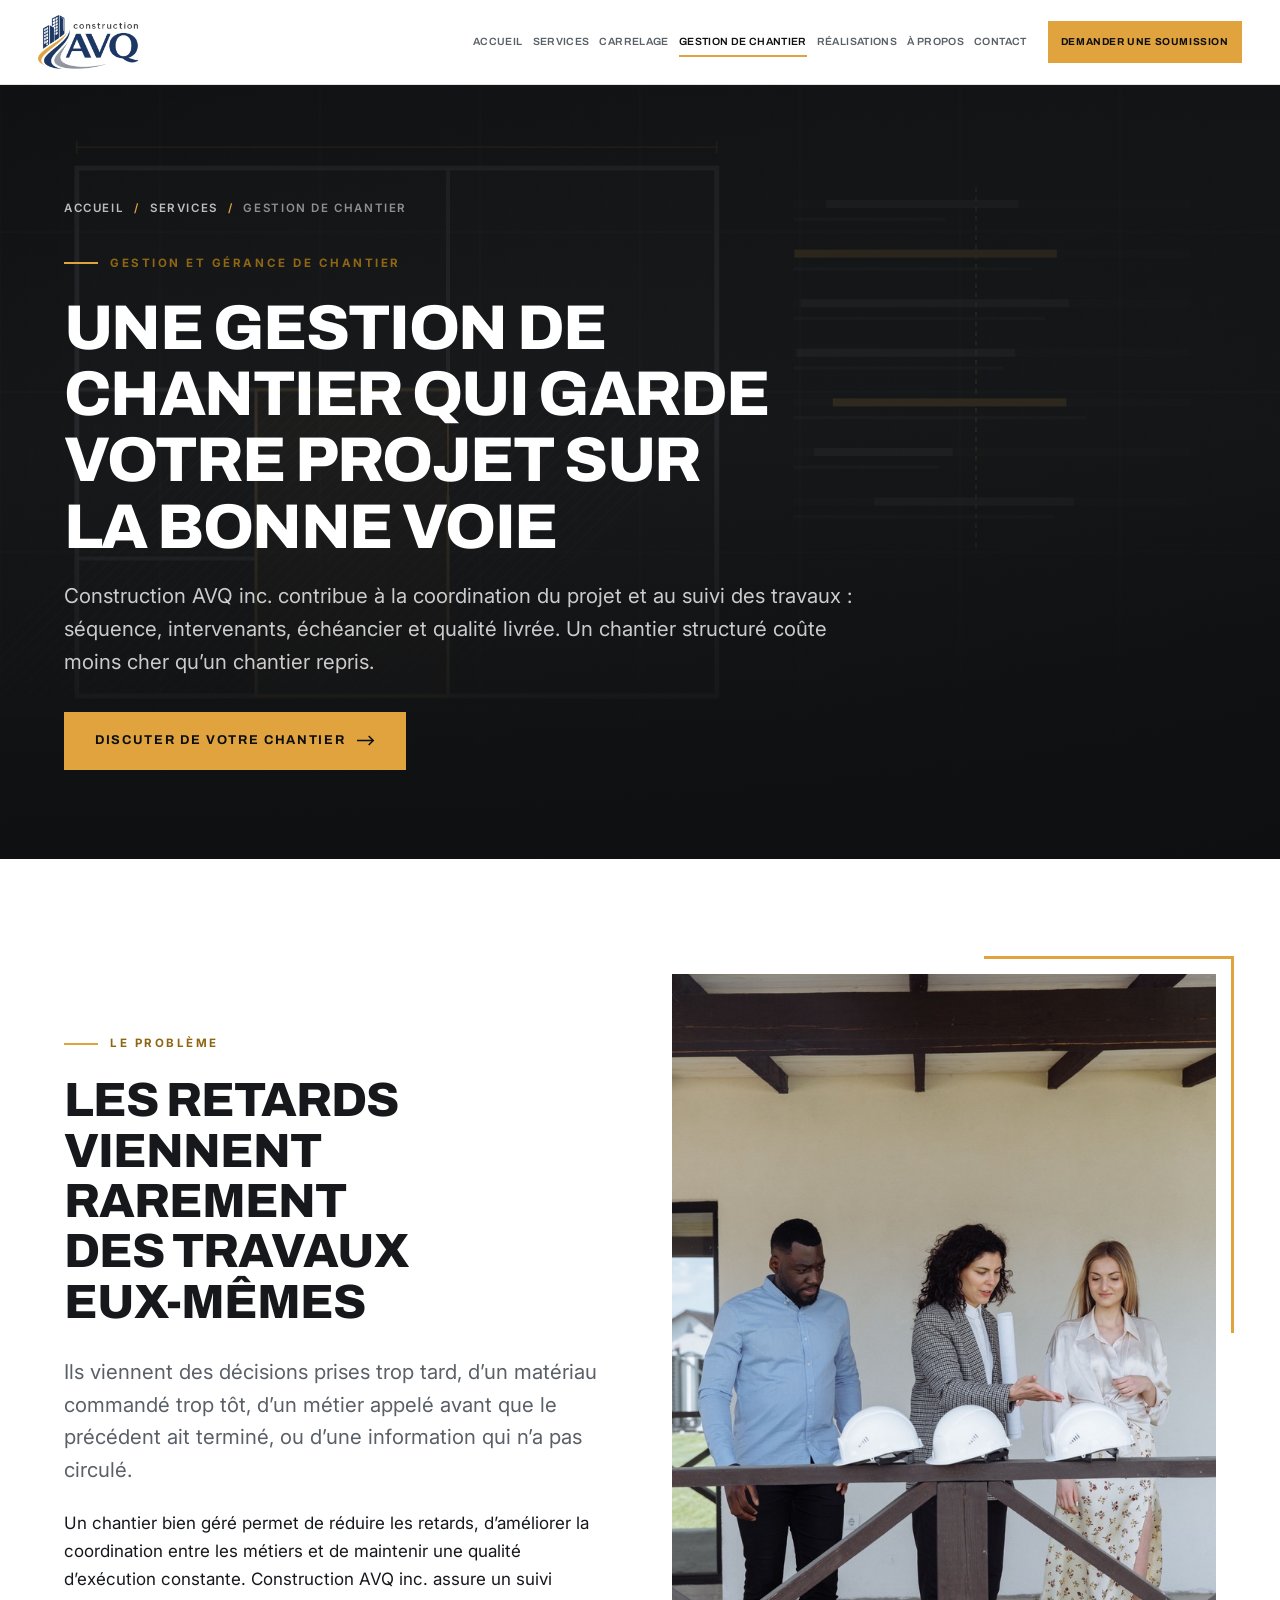
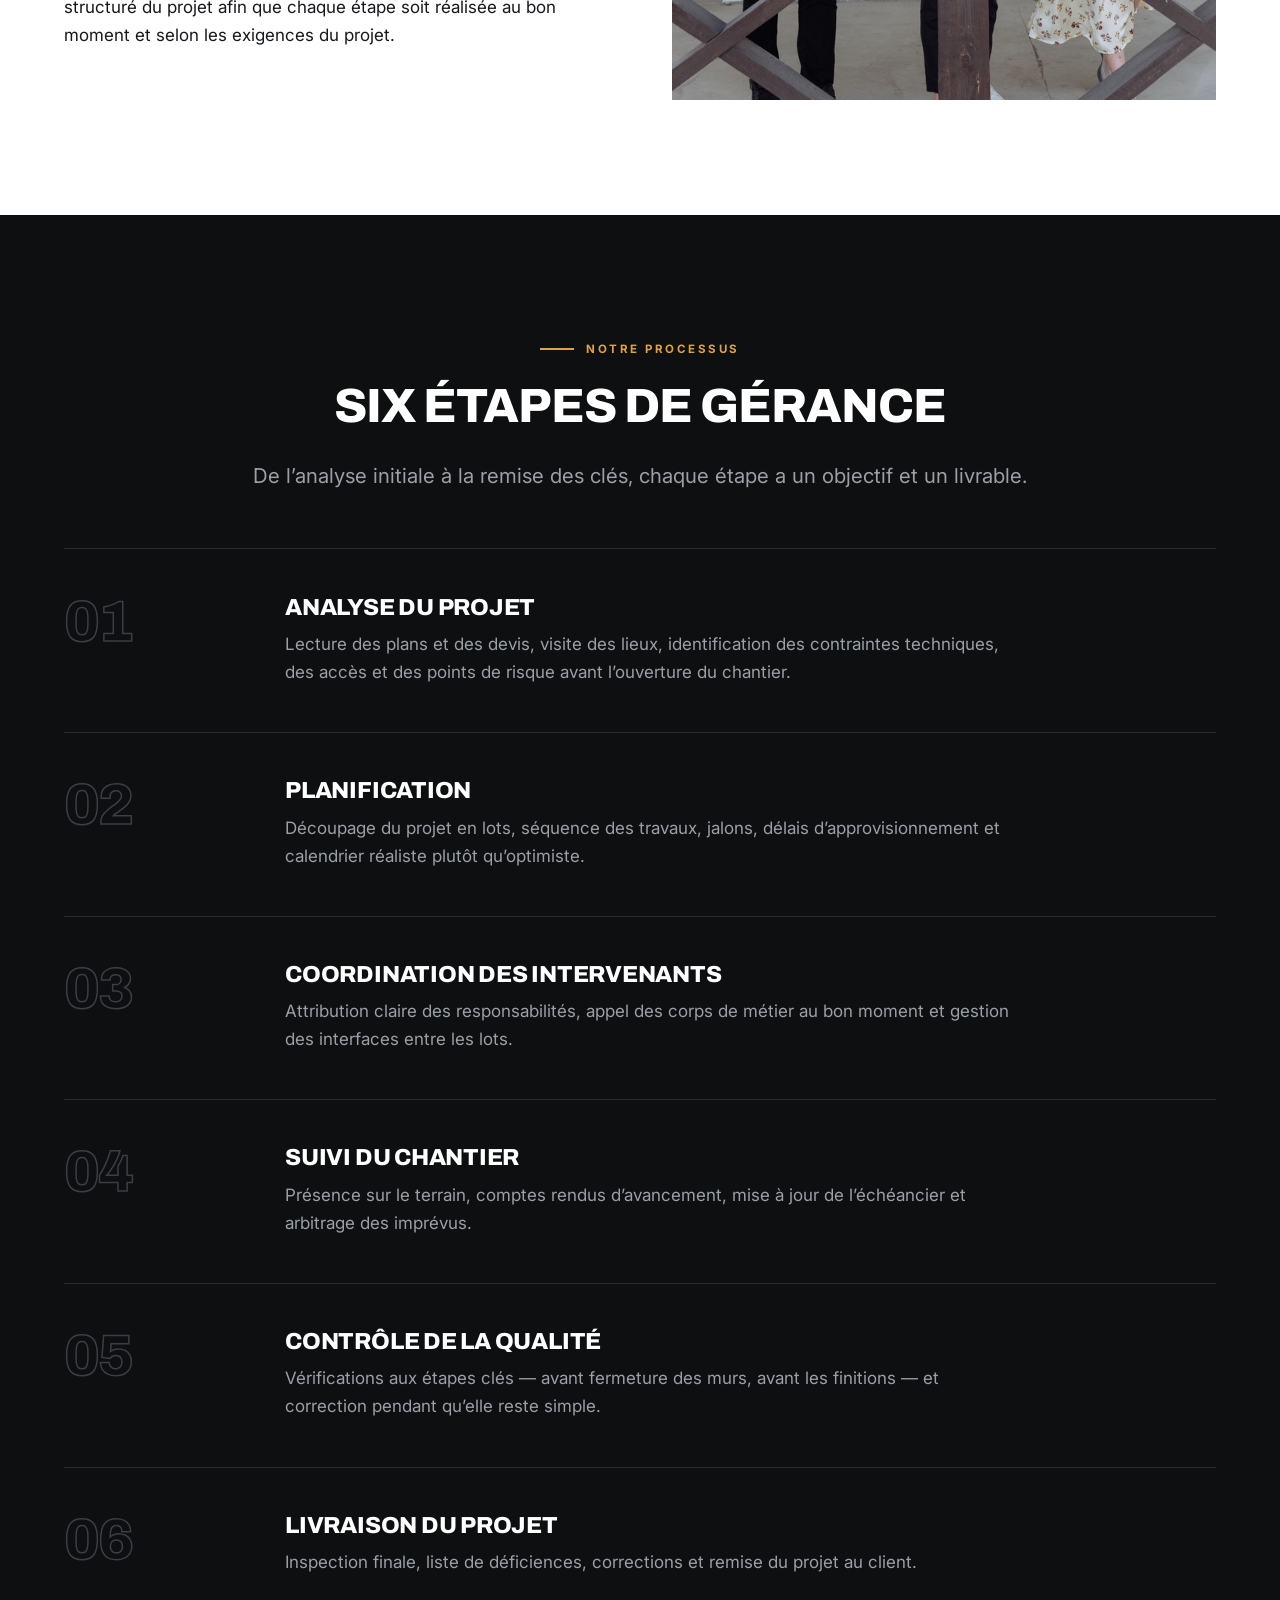
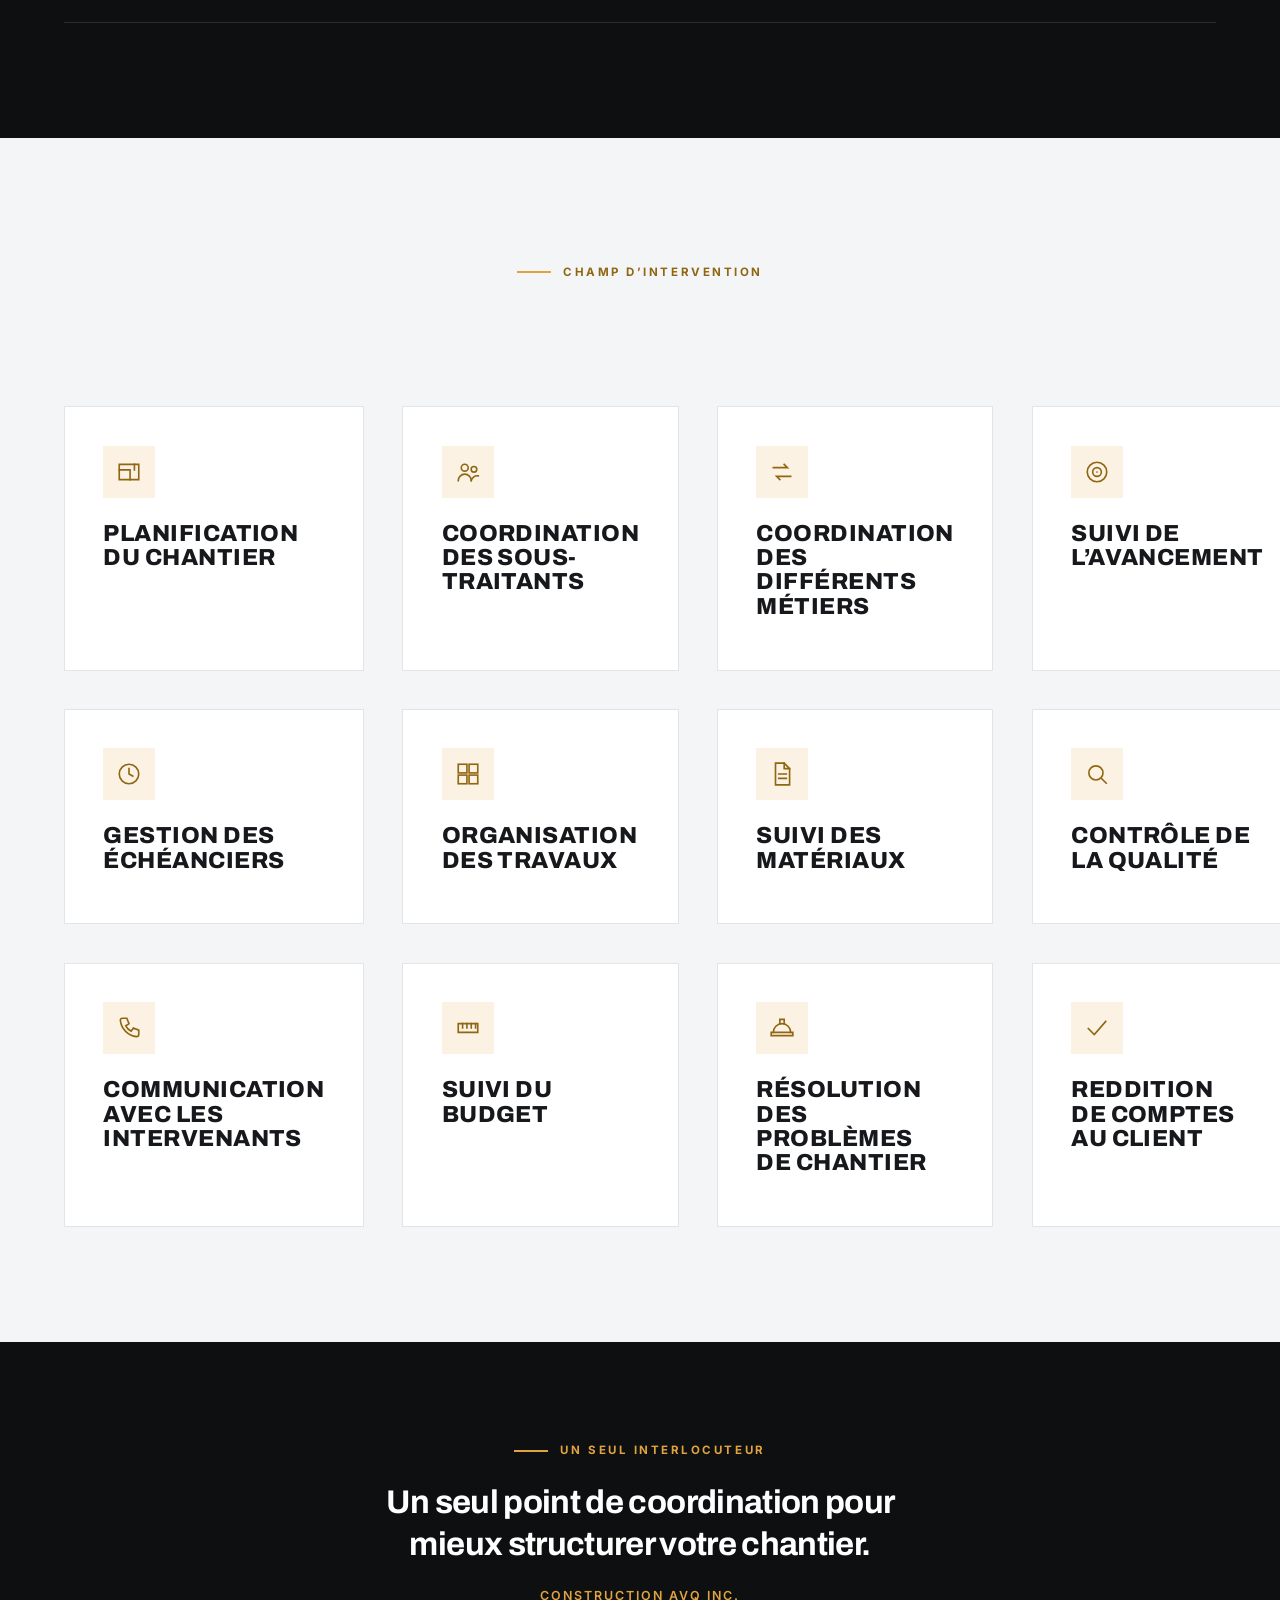
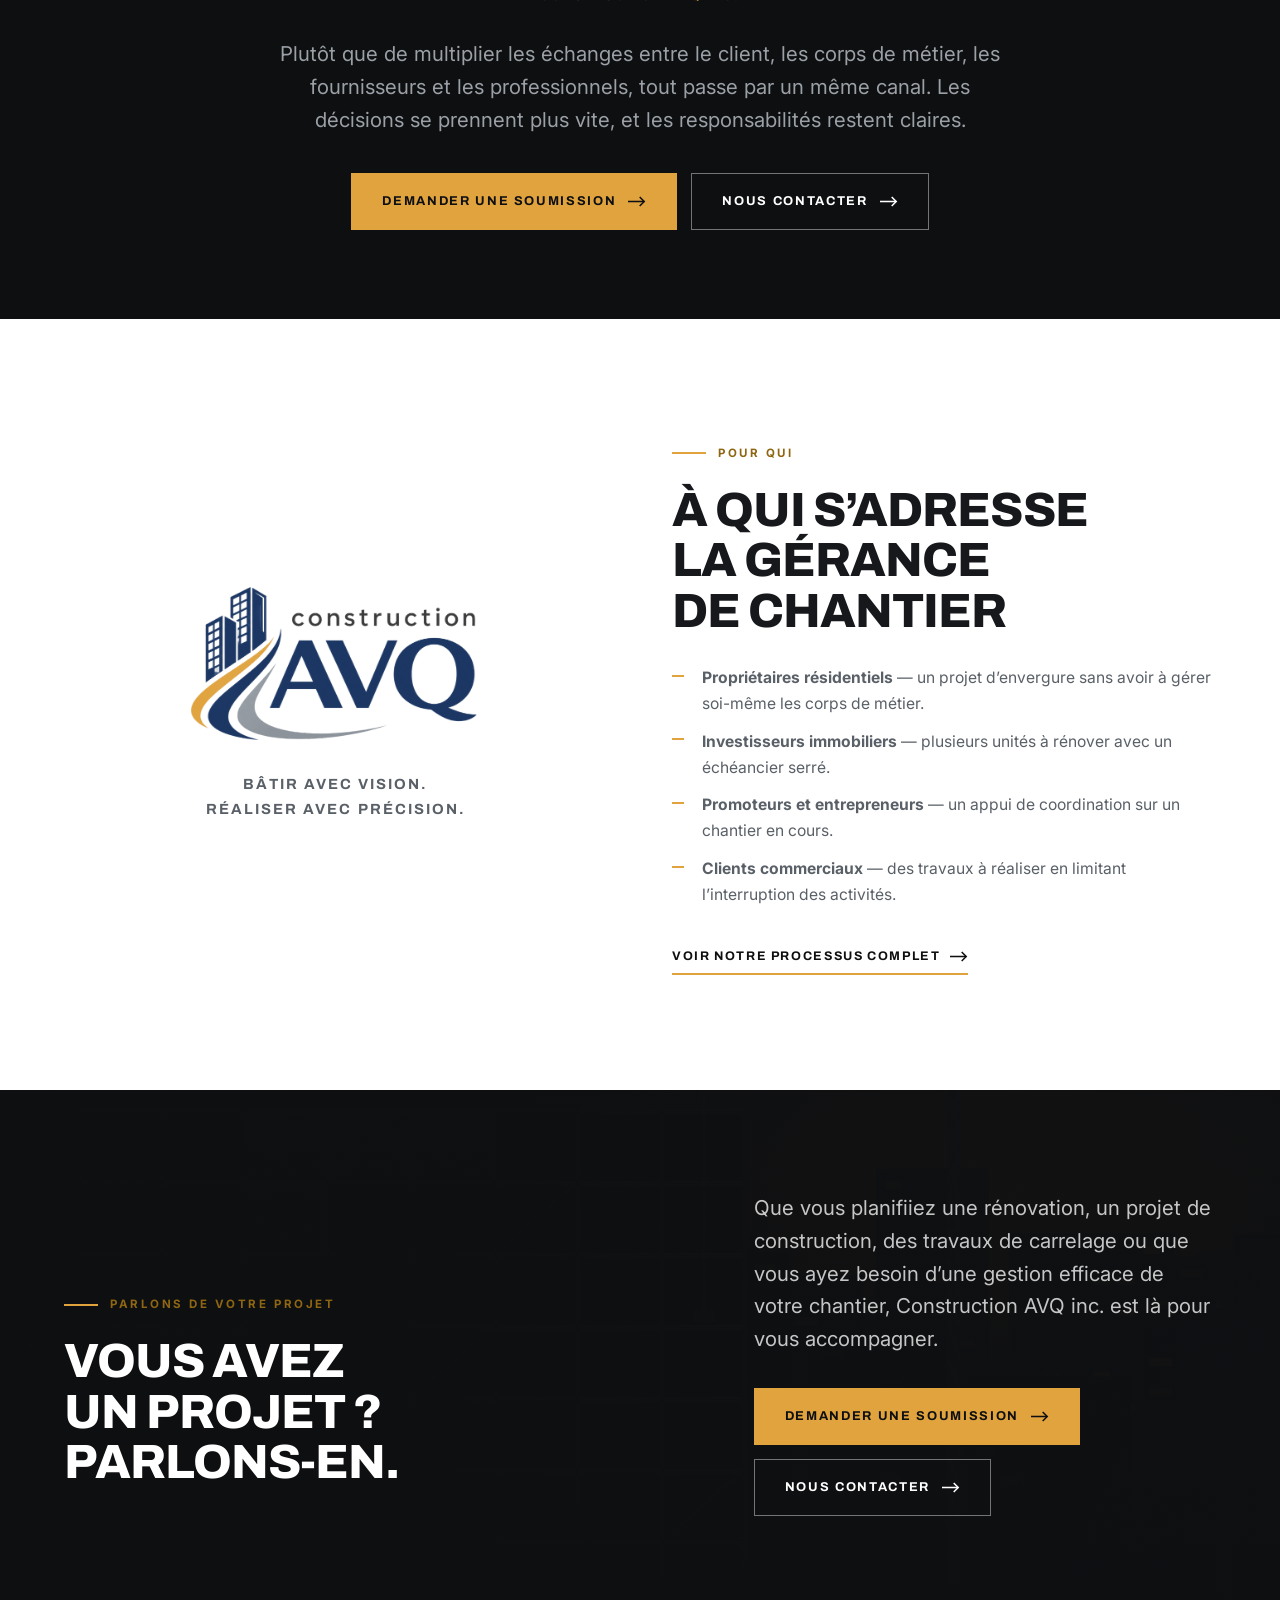
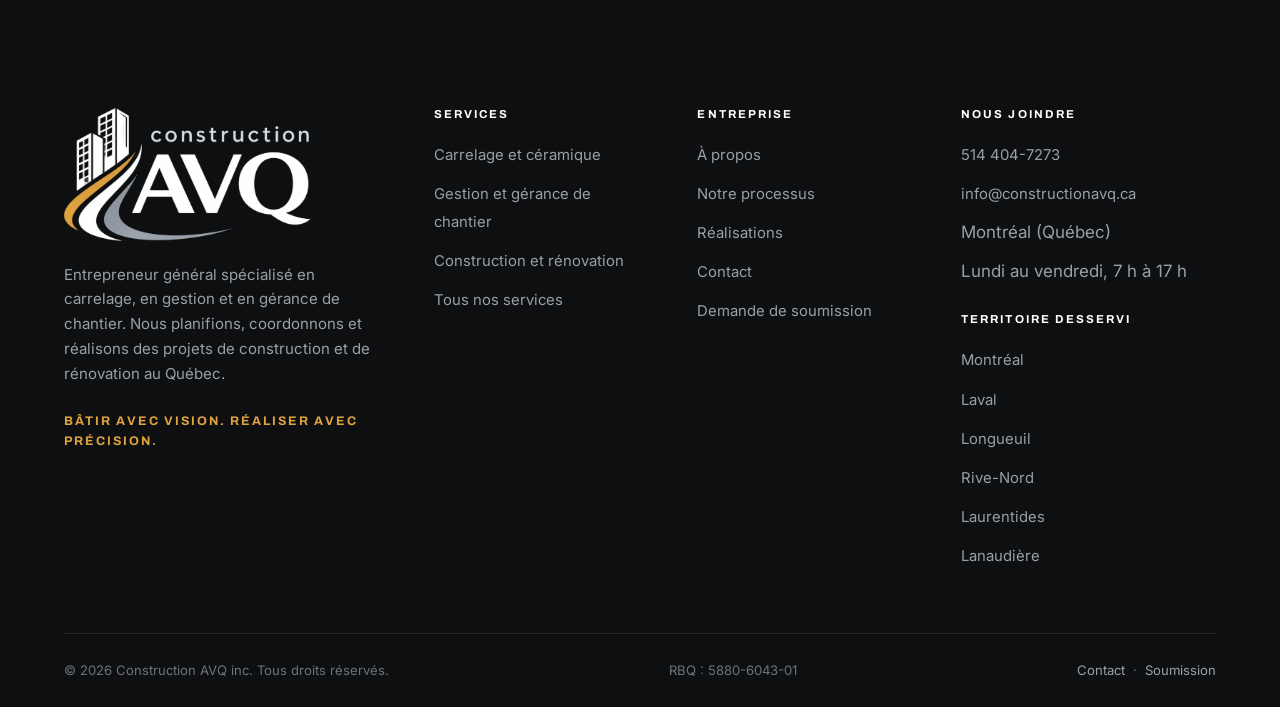
<file: gestion-de-chantier.html>
<!DOCTYPE html>
<html lang="fr-CA">
<head>
<meta charset="utf-8">
<meta name="viewport" content="width=device-width, initial-scale=1">
<title>Gestion et gérance de chantier à Montréal | Construction AVQ</title>
<meta name="description" content="Gestion de chantier au Québec : planification, coordination des sous-traitants, suivi des échéanciers, contrôle de la qualité et livraison du projet.">
<meta name="keywords" content="gestion de chantier Montréal, gérance de chantier, gestion de projet construction, coordination sous-traitants, échéancier chantier, entrepreneur général Québec">
<link rel="canonical" href="https://constructionavq.ca/gestion-de-chantier.html">
<meta name="author" content="Construction AVQ inc.">
<meta name="robots" content="index, follow, max-image-preview:large">
<meta name="theme-color" content="#0E0F11">
<meta name="geo.region" content="CA-QC">
<meta name="geo.placename" content="Montréal, Québec">

<meta property="og:type" content="website">
<meta property="og:locale" content="fr_CA">
<meta property="og:site_name" content="Construction AVQ inc.">
<meta property="og:title" content="Gestion et gérance de chantier à Montréal | Construction AVQ">
<meta property="og:description" content="Gestion de chantier au Québec : planification, coordination des sous-traitants, suivi des échéanciers, contrôle de la qualité et livraison du projet.">
<meta property="og:url" content="https://constructionavq.ca/gestion-de-chantier.html">
<meta property="og:image" content="https://constructionavq.ca/assets/img/og-image.png">
<meta property="og:image:width" content="1200">
<meta property="og:image:height" content="630">
<meta property="og:image:alt" content="Construction AVQ — Bâtir avec vision. Réaliser avec précision.">
<meta name="twitter:card" content="summary_large_image">
<meta name="twitter:title" content="Gestion et gérance de chantier à Montréal | Construction AVQ">
<meta name="twitter:description" content="Gestion de chantier au Québec : planification, coordination des sous-traitants, suivi des échéanciers, contrôle de la qualité et livraison du projet.">
<meta name="twitter:image" content="https://constructionavq.ca/assets/img/og-image.png">

<link rel="icon" href="assets/img/favicon.png" sizes="32x32" type="image/png">
<link rel="icon" href="assets/img/icone-512.png" sizes="512x512" type="image/png">
<link rel="apple-touch-icon" href="assets/img/icone-180.png">
<link rel="manifest" href="site.webmanifest">
<link rel="preconnect" href="https://fonts.googleapis.com">
<link rel="preconnect" href="https://fonts.gstatic.com" crossorigin>
<link rel="stylesheet" href="https://fonts.googleapis.com/css2?family=Archivo:wght@500;600;700;800&family=Inter:wght@400;500;600;700&display=swap" media="print" onload="this.media='all'">
<noscript><link rel="stylesheet" href="https://fonts.googleapis.com/css2?family=Archivo:wght@500;600;700;800&family=Inter:wght@400;500;600;700&display=swap"></noscript>
<link rel="stylesheet" href="assets/css/style.css">
<noscript><style>
  /* Sans JavaScript : tout le contenu reste visible et la navigation reste utilisable. */
  .reveal { opacity: 1; transform: none; }
  .barre-mobile { transform: none; }
  .marquee__piste { animation: none; }
  .entete { position: static; background: var(--noir); }
  .burger { display: none; }
  body { padding-top: 0; }
  @media (max-width: 1180px) {
    .menu-mobile { position: static; opacity: 1; visibility: visible; transform: none;
                   padding: 4px var(--gouttiere) 30px; }
  }
</style></noscript>
<script type="application/ld+json">{"@context":"https://schema.org","@type":"BreadcrumbList","itemListElement":[{"@type":"ListItem","position":1,"name":"Accueil","item":"https://constructionavq.ca/"},{"@type":"ListItem","position":2,"name":"Services","item":"https://constructionavq.ca/services.html"},{"@type":"ListItem","position":3,"name":"Gestion de chantier","item":"https://constructionavq.ca/gestion-de-chantier.html"}]}</script>
<script type="application/ld+json">{"@context":"https://schema.org","@type":"Service","serviceType":"Gestion et gérance de chantier","name":"Gestion et gérance de chantier","description":"Planification du chantier, coordination des sous-traitants et des métiers, suivi de l’avancement, gestion des échéanciers et du budget, contrôle de la qualité et livraison.","provider":{"@id":"https://constructionavq.ca/#entreprise"},"areaServed":[{"@type":"City","name":"Montréal"},{"@type":"City","name":"Laval"},{"@type":"City","name":"Longueuil"},{"@type":"City","name":"Rive-Nord"},{"@type":"City","name":"Laurentides"},{"@type":"City","name":"Lanaudière"},{"@type":"City","name":"Estrie"}],"url":"https://constructionavq.ca/gestion-de-chantier.html"}</script>
</head>
<body>
<a class="skip" href="#contenu">Aller au contenu principal</a>
<header class="entete">
  <div class="wrap entete__inner">
    <a class="logo" href="index.html" aria-label="Construction AVQ inc. — accueil">
      <img class="logo__image" src="assets/img/logo-avq.png"
           alt="Construction AVQ" width="700" height="371" fetchpriority="high">
    </a>
    <nav class="nav" aria-label="Navigation principale"><a href="index.html">Accueil</a><a href="services.html">Services</a><a href="carrelage.html">Carrelage</a><a href="gestion-de-chantier.html" aria-current="page">Gestion de chantier</a><a href="realisations.html">Réalisations</a><a href="a-propos.html">À propos</a><a href="contact.html">Contact</a></nav>
    <a class="btn btn-nav" href="soumission.html">Demander une soumission</a>
    <button class="burger" type="button" aria-expanded="false" aria-controls="menu-mobile" aria-label="Ouvrir le menu">
      <span></span><span></span><span></span>
    </button>
  </div>
</header>
<div class="menu-mobile" id="menu-mobile">
  <a class="m-lien" href="index.html">Accueil<span>01</span></a><a class="m-lien" href="services.html">Services<span>02</span></a><a class="m-lien" href="carrelage.html">Carrelage<span>03</span></a><a class="m-lien" href="gestion-de-chantier.html" aria-current="page">Gestion de chantier<span>04</span></a><a class="m-lien" href="realisations.html">Réalisations<span>05</span></a><a class="m-lien" href="a-propos.html">À propos<span>06</span></a><a class="m-lien" href="contact.html">Contact<span>07</span></a>
  <a class="btn" href="soumission.html">Demander une soumission<svg class="fl" viewBox="0 0 20 12" width="18" height="11" fill="none" stroke="currentColor" stroke-width="1.7" aria-hidden="true"><path d="M0 6h18"/><path d="m13 1 5 5-5 5"/></svg></a>
  <div class="menu-mobile__coord">
    <p>Une question&nbsp;? <a href="tel:+15144047273">514 404-7273</a><br>
    <a class="courriel" href="mailto:info@constructionavq.ca?subject=Question%20%E2%80%94%20Construction%20AVQ%20inc.">info@<wbr>constructionavq.ca</a></p>
  </div>
</div>
<main id="contenu">
<section class="pagehero">
  <div class="pagehero__media"><img src="assets/img/gestion-chantier.svg" alt="" width="1600" height="1000" loading="eager" fetchpriority="high"></div>
  <div class="wrap">
    <nav class="ariane" aria-label="Fil d'Ariane"><a href="index.html">Accueil</a><span aria-hidden="true">/</span><a href="services.html">Services</a><span aria-hidden="true">/</span><span>Gestion de chantier</span></nav>
    <p class="eyebrow">Gestion et gérance de chantier</p>
    <h1>Une gestion de chantier qui garde votre projet sur la bonne voie</h1>
    <p class="lead">Construction AVQ inc. contribue à la coordination du projet et au suivi des travaux&nbsp;: séquence, intervenants, échéancier et qualité livrée. Un chantier structuré coûte moins cher qu’un chantier repris.</p>
    <div class="btn-groupe" style="margin-top:34px"><a class="btn" href="contact.html">Discuter de votre chantier<svg class="fl" viewBox="0 0 20 12" width="18" height="11" fill="none" stroke="currentColor" stroke-width="1.7" aria-hidden="true"><path d="M0 6h18"/><path d="m13 1 5 5-5 5"/></svg></a></div>
  </div>
</section>
<section class="section">
  <div class="wrap">
    <div class="duo">
      <div class="reveal">
        <p class="eyebrow">Le problème</p>
        <h2>Les retards viennent rarement des travaux eux-mêmes</h2>
        <p class="lead" style="margin-bottom:22px">Ils viennent des décisions prises trop tard, d’un matériau commandé trop tôt, d’un métier appelé avant que le précédent ait terminé, ou d’une information qui n’a pas circulé.</p>
        <p>Un chantier bien géré permet de réduire les retards, d’améliorer la coordination entre les métiers et de maintenir une qualité d’exécution constante. Construction AVQ inc. assure un suivi structuré du projet afin que chaque étape soit réalisée au bon moment et selon les exigences du projet.</p>
      </div>
      <div class="duo__media duo__media--haut duo__cadre reveal" data-delai="1">
        <img src="assets/img/chantier-presentation-clients.jpeg" alt="Présentation des plans à des clients lors d’une visite de projet" width="724" height="1086" loading="lazy">
      </div>
    </div>
  </div>
</section>

<section class="section section--sombre">
  <div class="wrap">
    <div class="center" style="margin-bottom:56px">
      <p class="eyebrow reveal">Notre processus</p>
      <h2 class="reveal">Six étapes de gérance</h2>
      <p class="lead reveal" data-delai="1">De l’analyse initiale à la remise des clés, chaque étape a un objectif et un livrable.</p>
    </div>
    <div class="etapes"><article class="etape reveal"><div class="etape__num">01</div><div><h3>Analyse du projet</h3><p>Lecture des plans et des devis, visite des lieux, identification des contraintes techniques, des accès et des points de risque avant l’ouverture du chantier.</p></div></article><article class="etape reveal"><div class="etape__num">02</div><div><h3>Planification</h3><p>Découpage du projet en lots, séquence des travaux, jalons, délais d’approvisionnement et calendrier réaliste plutôt qu’optimiste.</p></div></article><article class="etape reveal"><div class="etape__num">03</div><div><h3>Coordination des intervenants</h3><p>Attribution claire des responsabilités, appel des corps de métier au bon moment et gestion des interfaces entre les lots.</p></div></article><article class="etape reveal"><div class="etape__num">04</div><div><h3>Suivi du chantier</h3><p>Présence sur le terrain, comptes rendus d’avancement, mise à jour de l’échéancier et arbitrage des imprévus.</p></div></article><article class="etape reveal"><div class="etape__num">05</div><div><h3>Contrôle de la qualité</h3><p>Vérifications aux étapes clés — avant fermeture des murs, avant les finitions — et correction pendant qu’elle reste simple.</p></div></article><article class="etape reveal"><div class="etape__num">06</div><div><h3>Livraison du projet</h3><p>Inspection finale, liste de déficiences, corrections et remise du projet au client.</p></div></article></div>
  </div>
</section>

<section class="section section--gris">
  <div class="wrap">
    <div class="center" style="margin-bottom:52px">
      <p class="eyebrow reveal">Champ d’intervention</p>
      <h2 class="reveal">Ce que couvre notre mandat de gérance</h2>
    </div>
    <div class="grille grille--4 grille--espacee"><article class="carte reveal" data-delai="0"><div class="carte__ico"><svg viewBox="0 0 24 24" fill="none" stroke="currentColor" stroke-width="1.5" stroke-linecap="square" stroke-linejoin="miter" aria-hidden="true" focusable="false" width="24" height="24"><path d="M3 5h18v14H3z"/><path d="M3 10h10M13 10v9M17 5v5"/></svg></div><h3>Planification du chantier</h3></article><article class="carte reveal" data-delai="1"><div class="carte__ico"><svg viewBox="0 0 24 24" fill="none" stroke="currentColor" stroke-width="1.5" stroke-linecap="square" stroke-linejoin="miter" aria-hidden="true" focusable="false" width="24" height="24"><circle cx="9" cy="8" r="3.2"/><path d="M3 20a6 6 0 0 1 12 0"/><circle cx="17.5" cy="9.5" r="2.6"/><path d="M15 20a5.5 5.5 0 0 1 6.5-4.4"/></svg></div><h3>Coordination des sous-traitants</h3></article><article class="carte reveal" data-delai="2"><div class="carte__ico"><svg viewBox="0 0 24 24" fill="none" stroke="currentColor" stroke-width="1.5" stroke-linecap="square" stroke-linejoin="miter" aria-hidden="true" focusable="false" width="24" height="24"><path d="M4 8h13l-3-3M20 16H7l3 3"/></svg></div><h3>Coordination des différents métiers</h3></article><article class="carte reveal" data-delai="3"><div class="carte__ico"><svg viewBox="0 0 24 24" fill="none" stroke="currentColor" stroke-width="1.5" stroke-linecap="square" stroke-linejoin="miter" aria-hidden="true" focusable="false" width="24" height="24"><circle cx="12" cy="12" r="9"/><circle cx="12" cy="12" r="4"/><circle cx="12" cy="12" r="0.8" fill="currentColor" stroke="none"/></svg></div><h3>Suivi de l’avancement</h3></article><article class="carte reveal" data-delai="0"><div class="carte__ico"><svg viewBox="0 0 24 24" fill="none" stroke="currentColor" stroke-width="1.5" stroke-linecap="square" stroke-linejoin="miter" aria-hidden="true" focusable="false" width="24" height="24"><circle cx="12" cy="12" r="9"/><path d="M12 7v5l3.5 2"/></svg></div><h3>Gestion des échéanciers</h3></article><article class="carte reveal" data-delai="1"><div class="carte__ico"><svg viewBox="0 0 24 24" fill="none" stroke="currentColor" stroke-width="1.5" stroke-linecap="square" stroke-linejoin="miter" aria-hidden="true" focusable="false" width="24" height="24"><rect x="3" y="3" width="8" height="8"/><rect x="13" y="3" width="8" height="8"/><rect x="3" y="13" width="8" height="8"/><rect x="13" y="13" width="8" height="8"/></svg></div><h3>Organisation des travaux</h3></article><article class="carte reveal" data-delai="2"><div class="carte__ico"><svg viewBox="0 0 24 24" fill="none" stroke="currentColor" stroke-width="1.5" stroke-linecap="square" stroke-linejoin="miter" aria-hidden="true" focusable="false" width="24" height="24"><path d="M6 2h8l5 5v15H6z"/><path d="M14 2v5h5"/><path d="M9 12h7M9 16h7"/></svg></div><h3>Suivi des matériaux</h3></article><article class="carte reveal" data-delai="3"><div class="carte__ico"><svg viewBox="0 0 24 24" fill="none" stroke="currentColor" stroke-width="1.5" stroke-linecap="square" stroke-linejoin="miter" aria-hidden="true" focusable="false" width="24" height="24"><circle cx="11" cy="11" r="6.5"/><path d="m16 16 4.5 4.5"/></svg></div><h3>Contrôle de la qualité</h3></article><article class="carte reveal" data-delai="0"><div class="carte__ico"><svg viewBox="0 0 24 24" fill="none" stroke="currentColor" stroke-width="1.5" stroke-linecap="square" stroke-linejoin="miter" aria-hidden="true" focusable="false" width="24" height="24"><path d="M6 3h4l2 5-3 2a12 12 0 0 0 5 5l2-3 5 2v4a2 2 0 0 1-2 2A17 17 0 0 1 4 5a2 2 0 0 1 2-2Z"/></svg></div><h3>Communication avec les intervenants</h3></article><article class="carte reveal" data-delai="1"><div class="carte__ico"><svg viewBox="0 0 24 24" fill="none" stroke="currentColor" stroke-width="1.5" stroke-linecap="square" stroke-linejoin="miter" aria-hidden="true" focusable="false" width="24" height="24"><path d="M3 8h18v8H3z"/><path d="M7 8v4M11 8v4M15 8v4M19 8v4"/></svg></div><h3>Suivi du budget</h3></article><article class="carte reveal" data-delai="2"><div class="carte__ico"><svg viewBox="0 0 24 24" fill="none" stroke="currentColor" stroke-width="1.5" stroke-linecap="square" stroke-linejoin="miter" aria-hidden="true" focusable="false" width="24" height="24"><path d="M4 16a8 8 0 0 1 16 0"/><path d="M2 16h20v3H2z"/><path d="M10 8V4h4v4"/></svg></div><h3>Résolution des problèmes de chantier</h3></article><article class="carte reveal" data-delai="3"><div class="carte__ico"><svg viewBox="0 0 24 24" fill="none" stroke="currentColor" stroke-width="1.5" stroke-linecap="square" stroke-linejoin="miter" aria-hidden="true" focusable="false" width="24" height="24"><path d="M4 12.5 9.5 18 20 6"/></svg></div><h3>Reddition de comptes au client</h3></article></div>
  </div>
</section>

<section class="section section--sombre" style="padding-block:clamp(56px,7vw,104px)">
  <div class="wrap wrap--etroit center">
    <p class="eyebrow reveal" style="justify-content:center">Un seul interlocuteur</p>
    <blockquote class="citation citation--sombre reveal">Un seul point de coordination pour mieux structurer votre chantier.
      <span class="citation__source">Construction AVQ inc.</span>
    </blockquote>
    <p class="lead reveal" data-delai="1" style="margin:34px auto 36px">Plutôt que de multiplier les échanges entre le client, les corps de métier, les fournisseurs et les professionnels, tout passe par un même canal. Les décisions se prennent plus vite, et les responsabilités restent claires.</p>
    <div class="btn-groupe center"><a class="btn" href="soumission.html?service=gestion">Demander une soumission<svg class="fl" viewBox="0 0 20 12" width="18" height="11" fill="none" stroke="currentColor" stroke-width="1.7" aria-hidden="true"><path d="M0 6h18"/><path d="m13 1 5 5-5 5"/></svg></a><a class="btn btn--clair" href="contact.html">Nous contacter<svg class="fl" viewBox="0 0 20 12" width="18" height="11" fill="none" stroke="currentColor" stroke-width="1.7" aria-hidden="true"><path d="M0 6h18"/><path d="m13 1 5 5-5 5"/></svg></a></div>
  </div>
</section>

<section class="section">
  <div class="wrap">
    <div class="duo duo--inverse">
      <div class="signature reveal">
        <img src="assets/img/logo-avq.png" alt="Construction AVQ inc." width="700" height="371">
        <p class="signature__slogan">Bâtir avec vision.<br>Réaliser avec précision.</p>
      </div>
      <div class="reveal" data-delai="1">
        <p class="eyebrow">Pour qui</p>
        <h2>À qui s’adresse la gérance de chantier</h2>
        <ul class="liste" style="margin-bottom:32px">
          <li><strong>Propriétaires résidentiels</strong> — un projet d’envergure sans avoir à gérer soi-même les corps de métier.</li>
          <li><strong>Investisseurs immobiliers</strong> — plusieurs unités à rénover avec un échéancier serré.</li>
          <li><strong>Promoteurs et entrepreneurs</strong> — un appui de coordination sur un chantier en cours.</li>
          <li><strong>Clients commerciaux</strong> — des travaux à réaliser en limitant l’interruption des activités.</li>
        </ul>
        <a class="lien-fleche" href="processus.html">Voir notre processus complet<svg class="fl" viewBox="0 0 20 12" width="18" height="11" fill="none" stroke="currentColor" stroke-width="1.7" aria-hidden="true"><path d="M0 6h18"/><path d="m13 1 5 5-5 5"/></svg></a>
      </div>
    </div>
  </div>
</section>
<section class="cta">
  <div class="cta__media"><img src="assets/img/chantier-nuit.svg" alt="" loading="lazy" width="1600" height="900"></div>
  <div class="wrap">
    <div class="cta__inner">
      <div class="reveal">
        <p class="eyebrow">Parlons de votre projet</p>
        <h2>Vous avez un projet&nbsp;? Parlons-en.</h2>
      </div>
      <div class="reveal" data-delai="1">
        <p class="lead" style="margin-bottom:32px">Que vous planifiiez une rénovation, un projet de construction, des travaux de carrelage ou que vous ayez besoin d’une gestion efficace de votre chantier, Construction AVQ inc. est là pour vous accompagner.</p>
        <div class="btn-groupe"><a class="btn" href="soumission.html">Demander une soumission<svg class="fl" viewBox="0 0 20 12" width="18" height="11" fill="none" stroke="currentColor" stroke-width="1.7" aria-hidden="true"><path d="M0 6h18"/><path d="m13 1 5 5-5 5"/></svg></a><a class="btn btn--clair" href="contact.html">Nous contacter<svg class="fl" viewBox="0 0 20 12" width="18" height="11" fill="none" stroke="currentColor" stroke-width="1.7" aria-hidden="true"><path d="M0 6h18"/><path d="m13 1 5 5-5 5"/></svg></a></div>
      </div>
    </div>
  </div>
</section>
</main>
<footer class="pied">
  <div class="wrap">
    <div class="pied__haut">
      <div>
        <a class="logo logo--pied" href="index.html" aria-label="Construction AVQ inc. — accueil">
          <img class="logo__image" src="assets/img/logo-avq-clair.png"
               alt="Construction AVQ inc." width="700" height="371" loading="lazy">
        </a>
        <p class="pied__desc">Entrepreneur général spécialisé en carrelage, en gestion et en gérance de chantier. Nous planifions, coordonnons et réalisons des projets de construction et de rénovation au Québec.</p>
        <p class="pied__slogan">Bâtir avec vision. Réaliser avec précision.</p>
      </div>
      <div>
        <h4>Services</h4>
        <ul><li><a href="carrelage.html">Carrelage et céramique</a></li><li><a href="gestion-de-chantier.html">Gestion et gérance de chantier</a></li><li><a href="construction-renovation.html">Construction et rénovation</a></li><li><a href="services.html">Tous nos services</a></li></ul>
      </div>
      <div>
        <h4>Entreprise</h4>
        <ul><li><a href="a-propos.html">À propos</a></li><li><a href="processus.html">Notre processus</a></li><li><a href="realisations.html">Réalisations</a></li><li><a href="contact.html">Contact</a></li><li><a href="soumission.html">Demande de soumission</a></li></ul>
      </div>
      <div>
        <h4>Nous joindre</h4>
        <ul>
          <li><a href="tel:+15144047273">514 404-7273</a></li>
          <li><a class="courriel" href="mailto:info@constructionavq.ca?subject=Demande%20d%E2%80%99information%20%E2%80%94%20Construction%20AVQ%20inc.">info@<wbr>constructionavq.ca</a></li>
          <li>Montréal (Québec)</li>
          <li>Lundi au vendredi, 7 h à 17 h</li>
        </ul>
        <h4 style="margin-top:28px">Territoire desservi</h4>
        <ul><li><a href="contact.html">Montréal</a></li><li><a href="contact.html">Laval</a></li><li><a href="contact.html">Longueuil</a></li><li><a href="contact.html">Rive-Nord</a></li><li><a href="contact.html">Laurentides</a></li><li><a href="contact.html">Lanaudière</a></li></ul>
      </div>
    </div>
    <div class="pied__bas">
      <span>&copy; <span data-annee>2026</span> Construction AVQ inc. Tous droits réservés.</span>
      <span>RBQ : 5880-6043-01</span>
      <span><a href="contact.html">Contact</a> &nbsp;·&nbsp; <a href="soumission.html">Soumission</a></span>
    </div>
  </div>
</footer>
<nav class="barre-mobile" aria-label="Actions rapides">
  <a href="tel:+15144047273">Appeler</a>
  <a class="principal" href="soumission.html">Soumission</a>
</nav>
<script src="assets/js/main.js" defer></script>
</body>
</html>
</file>
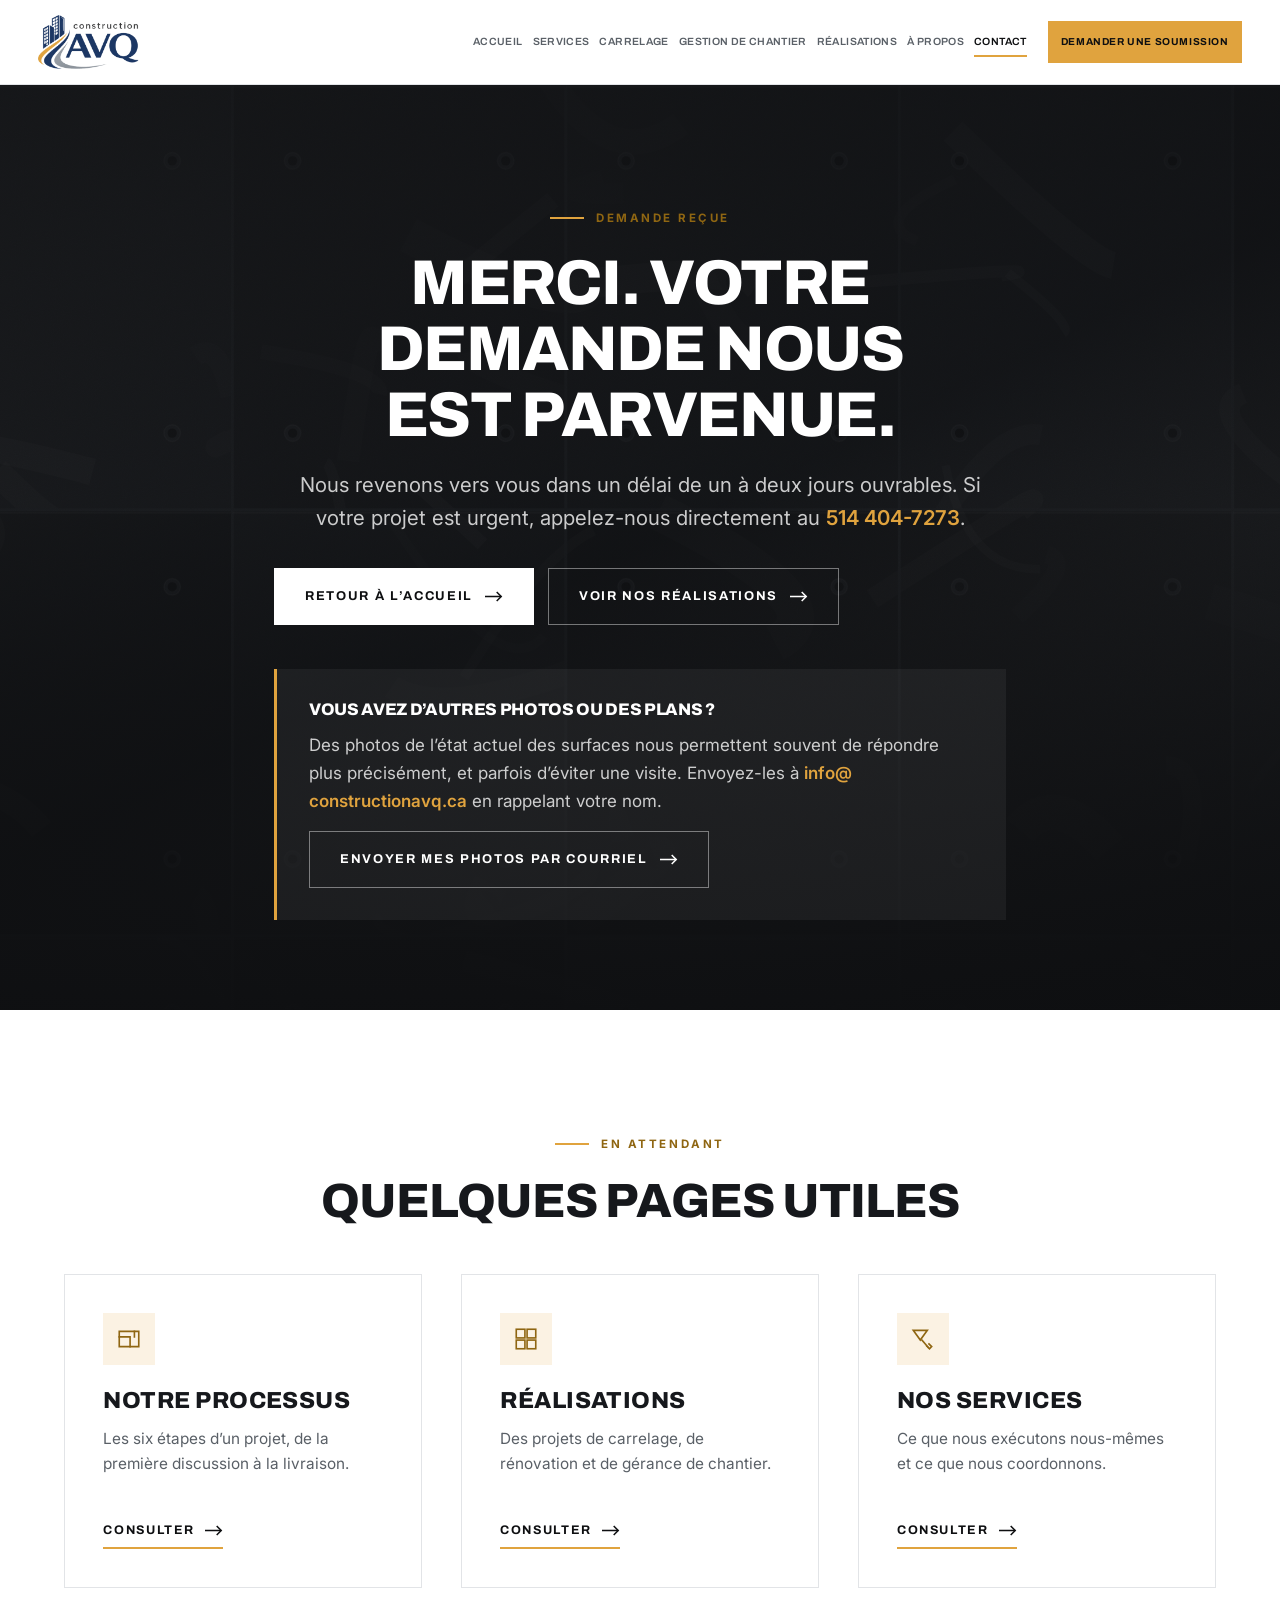
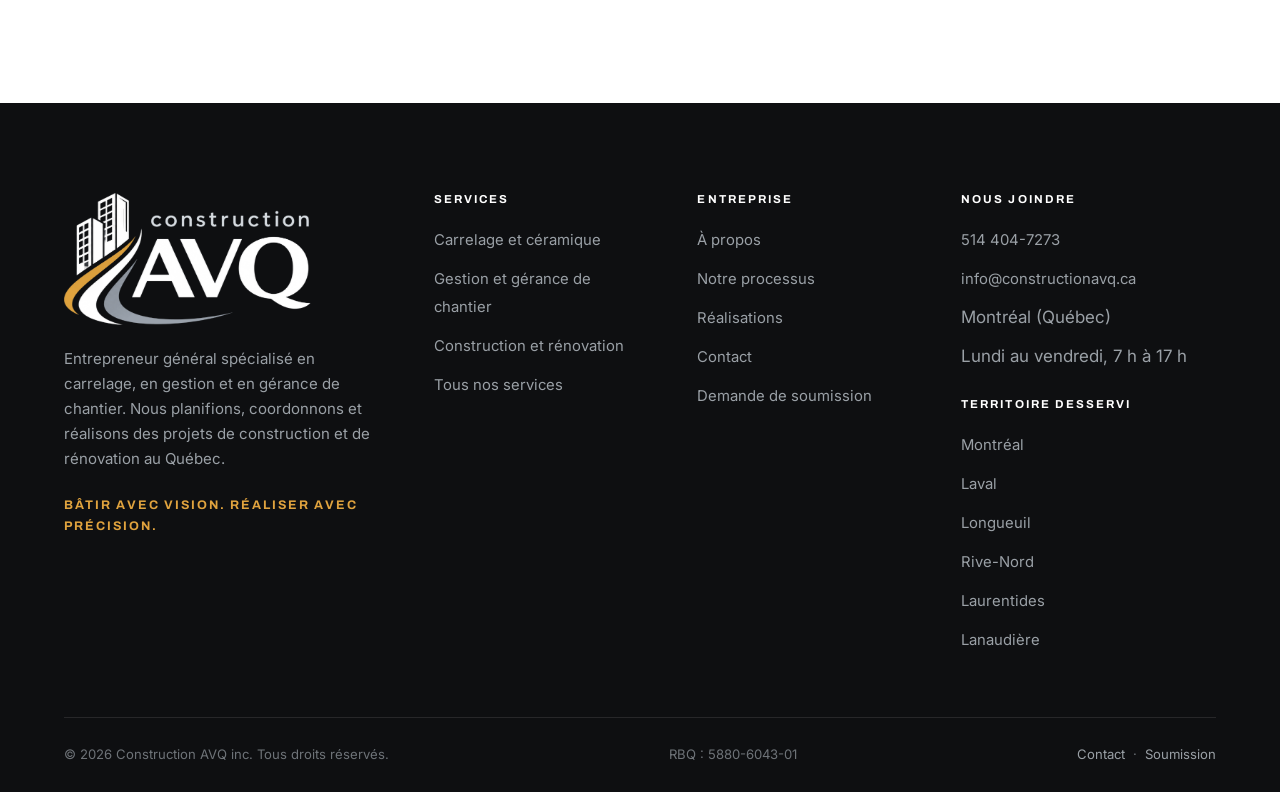
<file: merci.html>
<!DOCTYPE html>
<html lang="fr-CA">
<head>
<meta charset="utf-8">
<meta name="viewport" content="width=device-width, initial-scale=1">
<title>Merci — Demande reçue | Construction AVQ inc.</title>
<meta name="description" content="Votre demande a bien été transmise à Construction AVQ inc. Nous vous répondons sous un à deux jours ouvrables.">
<link rel="canonical" href="https://constructionavq.ca/merci.html">
<meta name="author" content="Construction AVQ inc.">
<meta name="robots" content="index, follow, max-image-preview:large">
<meta name="theme-color" content="#0E0F11">
<meta name="geo.region" content="CA-QC">
<meta name="geo.placename" content="Montréal, Québec">

<meta property="og:type" content="website">
<meta property="og:locale" content="fr_CA">
<meta property="og:site_name" content="Construction AVQ inc.">
<meta property="og:title" content="Merci — Demande reçue | Construction AVQ inc.">
<meta property="og:description" content="Votre demande a bien été transmise à Construction AVQ inc. Nous vous répondons sous un à deux jours ouvrables.">
<meta property="og:url" content="https://constructionavq.ca/merci.html">
<meta property="og:image" content="https://constructionavq.ca/assets/img/og-image.png">
<meta property="og:image:width" content="1200">
<meta property="og:image:height" content="630">
<meta property="og:image:alt" content="Construction AVQ — Bâtir avec vision. Réaliser avec précision.">
<meta name="twitter:card" content="summary_large_image">
<meta name="twitter:title" content="Merci — Demande reçue | Construction AVQ inc.">
<meta name="twitter:description" content="Votre demande a bien été transmise à Construction AVQ inc. Nous vous répondons sous un à deux jours ouvrables.">
<meta name="twitter:image" content="https://constructionavq.ca/assets/img/og-image.png">

<link rel="icon" href="assets/img/favicon.png" sizes="32x32" type="image/png">
<link rel="icon" href="assets/img/icone-512.png" sizes="512x512" type="image/png">
<link rel="apple-touch-icon" href="assets/img/icone-180.png">
<link rel="manifest" href="site.webmanifest">
<link rel="preconnect" href="https://fonts.googleapis.com">
<link rel="preconnect" href="https://fonts.gstatic.com" crossorigin>
<link rel="stylesheet" href="https://fonts.googleapis.com/css2?family=Archivo:wght@500;600;700;800&family=Inter:wght@400;500;600;700&display=swap" media="print" onload="this.media='all'">
<noscript><link rel="stylesheet" href="https://fonts.googleapis.com/css2?family=Archivo:wght@500;600;700;800&family=Inter:wght@400;500;600;700&display=swap"></noscript>
<link rel="stylesheet" href="assets/css/style.css">
<noscript><style>
  /* Sans JavaScript : tout le contenu reste visible et la navigation reste utilisable. */
  .reveal { opacity: 1; transform: none; }
  .barre-mobile { transform: none; }
  .marquee__piste { animation: none; }
  .entete { position: static; background: var(--noir); }
  .burger { display: none; }
  body { padding-top: 0; }
  @media (max-width: 1180px) {
    .menu-mobile { position: static; opacity: 1; visibility: visible; transform: none;
                   padding: 4px var(--gouttiere) 30px; }
  }
</style></noscript>
</head>
<body>
<a class="skip" href="#contenu">Aller au contenu principal</a>
<header class="entete">
  <div class="wrap entete__inner">
    <a class="logo" href="index.html" aria-label="Construction AVQ inc. — accueil">
      <img class="logo__image" src="assets/img/logo-avq.png"
           alt="Construction AVQ" width="700" height="371" fetchpriority="high">
    </a>
    <nav class="nav" aria-label="Navigation principale"><a href="index.html">Accueil</a><a href="services.html">Services</a><a href="carrelage.html">Carrelage</a><a href="gestion-de-chantier.html">Gestion de chantier</a><a href="realisations.html">Réalisations</a><a href="a-propos.html">À propos</a><a href="contact.html" aria-current="page">Contact</a></nav>
    <a class="btn btn-nav" href="soumission.html">Demander une soumission</a>
    <button class="burger" type="button" aria-expanded="false" aria-controls="menu-mobile" aria-label="Ouvrir le menu">
      <span></span><span></span><span></span>
    </button>
  </div>
</header>
<div class="menu-mobile" id="menu-mobile">
  <a class="m-lien" href="index.html">Accueil<span>01</span></a><a class="m-lien" href="services.html">Services<span>02</span></a><a class="m-lien" href="carrelage.html">Carrelage<span>03</span></a><a class="m-lien" href="gestion-de-chantier.html">Gestion de chantier<span>04</span></a><a class="m-lien" href="realisations.html">Réalisations<span>05</span></a><a class="m-lien" href="a-propos.html">À propos<span>06</span></a><a class="m-lien" href="contact.html" aria-current="page">Contact<span>07</span></a>
  <a class="btn" href="soumission.html">Demander une soumission<svg class="fl" viewBox="0 0 20 12" width="18" height="11" fill="none" stroke="currentColor" stroke-width="1.7" aria-hidden="true"><path d="M0 6h18"/><path d="m13 1 5 5-5 5"/></svg></a>
  <div class="menu-mobile__coord">
    <p>Une question&nbsp;? <a href="tel:+15144047273">514 404-7273</a><br>
    <a class="courriel" href="mailto:info@constructionavq.ca?subject=Question%20%E2%80%94%20Construction%20AVQ%20inc.">info@<wbr>constructionavq.ca</a></p>
  </div>
</div>
<main id="contenu">

<section class="pagehero" style="min-height:70vh; display:flex; align-items:center">
  <div class="pagehero__media"><img src="assets/img/beton-texture.svg" alt="" width="1600" height="1000"></div>
  <div class="wrap wrap--etroit" style="text-align:center">
    <p class="eyebrow" style="justify-content:center">Demande reçue</p>
    <h1 style="max-width:none">Merci. Votre demande nous est parvenue.</h1>
    <p class="lead" style="margin:0 auto 34px">Nous revenons vers vous dans un délai de un à deux jours ouvrables. Si votre projet est urgent, appelez-nous directement au <a href="tel:+15144047273" style="color:var(--accent);font-weight:600">514 404-7273</a>.</p>
    <div class="btn-groupe center"><a class="btn btn--blanc" href="index.html">Retour à l’accueil<svg class="fl" viewBox="0 0 20 12" width="18" height="11" fill="none" stroke="currentColor" stroke-width="1.7" aria-hidden="true"><path d="M0 6h18"/><path d="m13 1 5 5-5 5"/></svg></a><a class="btn btn--clair" href="realisations.html">Voir nos réalisations<svg class="fl" viewBox="0 0 20 12" width="18" height="11" fill="none" stroke="currentColor" stroke-width="1.7" aria-hidden="true"><path d="M0 6h18"/><path d="m13 1 5 5-5 5"/></svg></a></div>
    <div class="encadre" style="margin-top:44px; text-align:left; background:rgba(255,255,255,0.05); border-left-color:var(--accent)">
      <h2 style="font-size:1.05rem; text-transform:uppercase; margin-bottom:12px; color:var(--blanc)">Vous avez d’autres photos ou des plans&nbsp;?</h2>
      <p style="color:rgba(255,255,255,0.78); margin-bottom:16px">Des photos de l’état actuel des surfaces nous permettent souvent de répondre plus précisément, et parfois d’éviter une visite. Envoyez-les à <a class="courriel" href="mailto:info@constructionavq.ca?subject=Photos%20et%20plans%20%E2%80%94%20mon%20projet" style="color:var(--accent);font-weight:600">info@<wbr>constructionavq.ca</a> en rappelant votre nom.</p>
      <a class="btn btn--clair" href="mailto:info@constructionavq.ca?subject=Photos%20et%20plans%20%E2%80%94%20mon%20projet">Envoyer mes photos par courriel<svg class="fl" viewBox="0 0 20 12" width="18" height="11" fill="none" stroke="currentColor" stroke-width="1.7" aria-hidden="true"><path d="M0 6h18"/><path d="m13 1 5 5-5 5"/></svg></a>
    </div>
  </div>
</section>
<section class="section">
  <div class="wrap">
    <div class="center" style="margin-bottom:48px">
      <p class="eyebrow">En attendant</p>
      <h2>Quelques pages utiles</h2>
    </div>
    <div class="grille grille--3 grille--espacee">
      <article class="carte"><div class="carte__ico"><svg viewBox="0 0 24 24" fill="none" stroke="currentColor" stroke-width="1.5" stroke-linecap="square" stroke-linejoin="miter" aria-hidden="true" focusable="false" width="26" height="26"><path d="M3 5h18v14H3z"/><path d="M3 10h10M13 10v9M17 5v5"/></svg></div><h3>Notre processus</h3><p>Les six étapes d’un projet, de la première discussion à la livraison.</p><a class="lien-fleche" href="processus.html">Consulter<svg class="fl" viewBox="0 0 20 12" width="18" height="11" fill="none" stroke="currentColor" stroke-width="1.7" aria-hidden="true"><path d="M0 6h18"/><path d="m13 1 5 5-5 5"/></svg></a></article>
      <article class="carte"><div class="carte__ico"><svg viewBox="0 0 24 24" fill="none" stroke="currentColor" stroke-width="1.5" stroke-linecap="square" stroke-linejoin="miter" aria-hidden="true" focusable="false" width="26" height="26"><rect x="3" y="3" width="8" height="8"/><rect x="13" y="3" width="8" height="8"/><rect x="3" y="13" width="8" height="8"/><rect x="13" y="13" width="8" height="8"/></svg></div><h3>Réalisations</h3><p>Des projets de carrelage, de rénovation et de gérance de chantier.</p><a class="lien-fleche" href="realisations.html">Consulter<svg class="fl" viewBox="0 0 20 12" width="18" height="11" fill="none" stroke="currentColor" stroke-width="1.7" aria-hidden="true"><path d="M0 6h18"/><path d="m13 1 5 5-5 5"/></svg></a></article>
      <article class="carte"><div class="carte__ico"><svg viewBox="0 0 24 24" fill="none" stroke="currentColor" stroke-width="1.5" stroke-linecap="square" stroke-linejoin="miter" aria-hidden="true" focusable="false" width="26" height="26"><path d="M3 4h13l-6.5 9L3 4Z"/><path d="M11 13l6 7"/><path d="M15.5 18.5l2.5 2.5 2-2-2.5-2.5"/></svg></div><h3>Nos services</h3><p>Ce que nous exécutons nous-mêmes et ce que nous coordonnons.</p><a class="lien-fleche" href="services.html">Consulter<svg class="fl" viewBox="0 0 20 12" width="18" height="11" fill="none" stroke="currentColor" stroke-width="1.7" aria-hidden="true"><path d="M0 6h18"/><path d="m13 1 5 5-5 5"/></svg></a></article>
    </div>
  </div>
</section>
</main>
<footer class="pied">
  <div class="wrap">
    <div class="pied__haut">
      <div>
        <a class="logo logo--pied" href="index.html" aria-label="Construction AVQ inc. — accueil">
          <img class="logo__image" src="assets/img/logo-avq-clair.png"
               alt="Construction AVQ inc." width="700" height="371" loading="lazy">
        </a>
        <p class="pied__desc">Entrepreneur général spécialisé en carrelage, en gestion et en gérance de chantier. Nous planifions, coordonnons et réalisons des projets de construction et de rénovation au Québec.</p>
        <p class="pied__slogan">Bâtir avec vision. Réaliser avec précision.</p>
      </div>
      <div>
        <h4>Services</h4>
        <ul><li><a href="carrelage.html">Carrelage et céramique</a></li><li><a href="gestion-de-chantier.html">Gestion et gérance de chantier</a></li><li><a href="construction-renovation.html">Construction et rénovation</a></li><li><a href="services.html">Tous nos services</a></li></ul>
      </div>
      <div>
        <h4>Entreprise</h4>
        <ul><li><a href="a-propos.html">À propos</a></li><li><a href="processus.html">Notre processus</a></li><li><a href="realisations.html">Réalisations</a></li><li><a href="contact.html">Contact</a></li><li><a href="soumission.html">Demande de soumission</a></li></ul>
      </div>
      <div>
        <h4>Nous joindre</h4>
        <ul>
          <li><a href="tel:+15144047273">514 404-7273</a></li>
          <li><a class="courriel" href="mailto:info@constructionavq.ca?subject=Demande%20d%E2%80%99information%20%E2%80%94%20Construction%20AVQ%20inc.">info@<wbr>constructionavq.ca</a></li>
          <li>Montréal (Québec)</li>
          <li>Lundi au vendredi, 7 h à 17 h</li>
        </ul>
        <h4 style="margin-top:28px">Territoire desservi</h4>
        <ul><li><a href="contact.html">Montréal</a></li><li><a href="contact.html">Laval</a></li><li><a href="contact.html">Longueuil</a></li><li><a href="contact.html">Rive-Nord</a></li><li><a href="contact.html">Laurentides</a></li><li><a href="contact.html">Lanaudière</a></li></ul>
      </div>
    </div>
    <div class="pied__bas">
      <span>&copy; <span data-annee>2026</span> Construction AVQ inc. Tous droits réservés.</span>
      <span>RBQ : 5880-6043-01</span>
      <span><a href="contact.html">Contact</a> &nbsp;·&nbsp; <a href="soumission.html">Soumission</a></span>
    </div>
  </div>
</footer>
<nav class="barre-mobile" aria-label="Actions rapides">
  <a href="tel:+15144047273">Appeler</a>
  <a class="principal" href="soumission.html">Soumission</a>
</nav>
<script src="assets/js/main.js" defer></script>
</body>
</html>
</file>
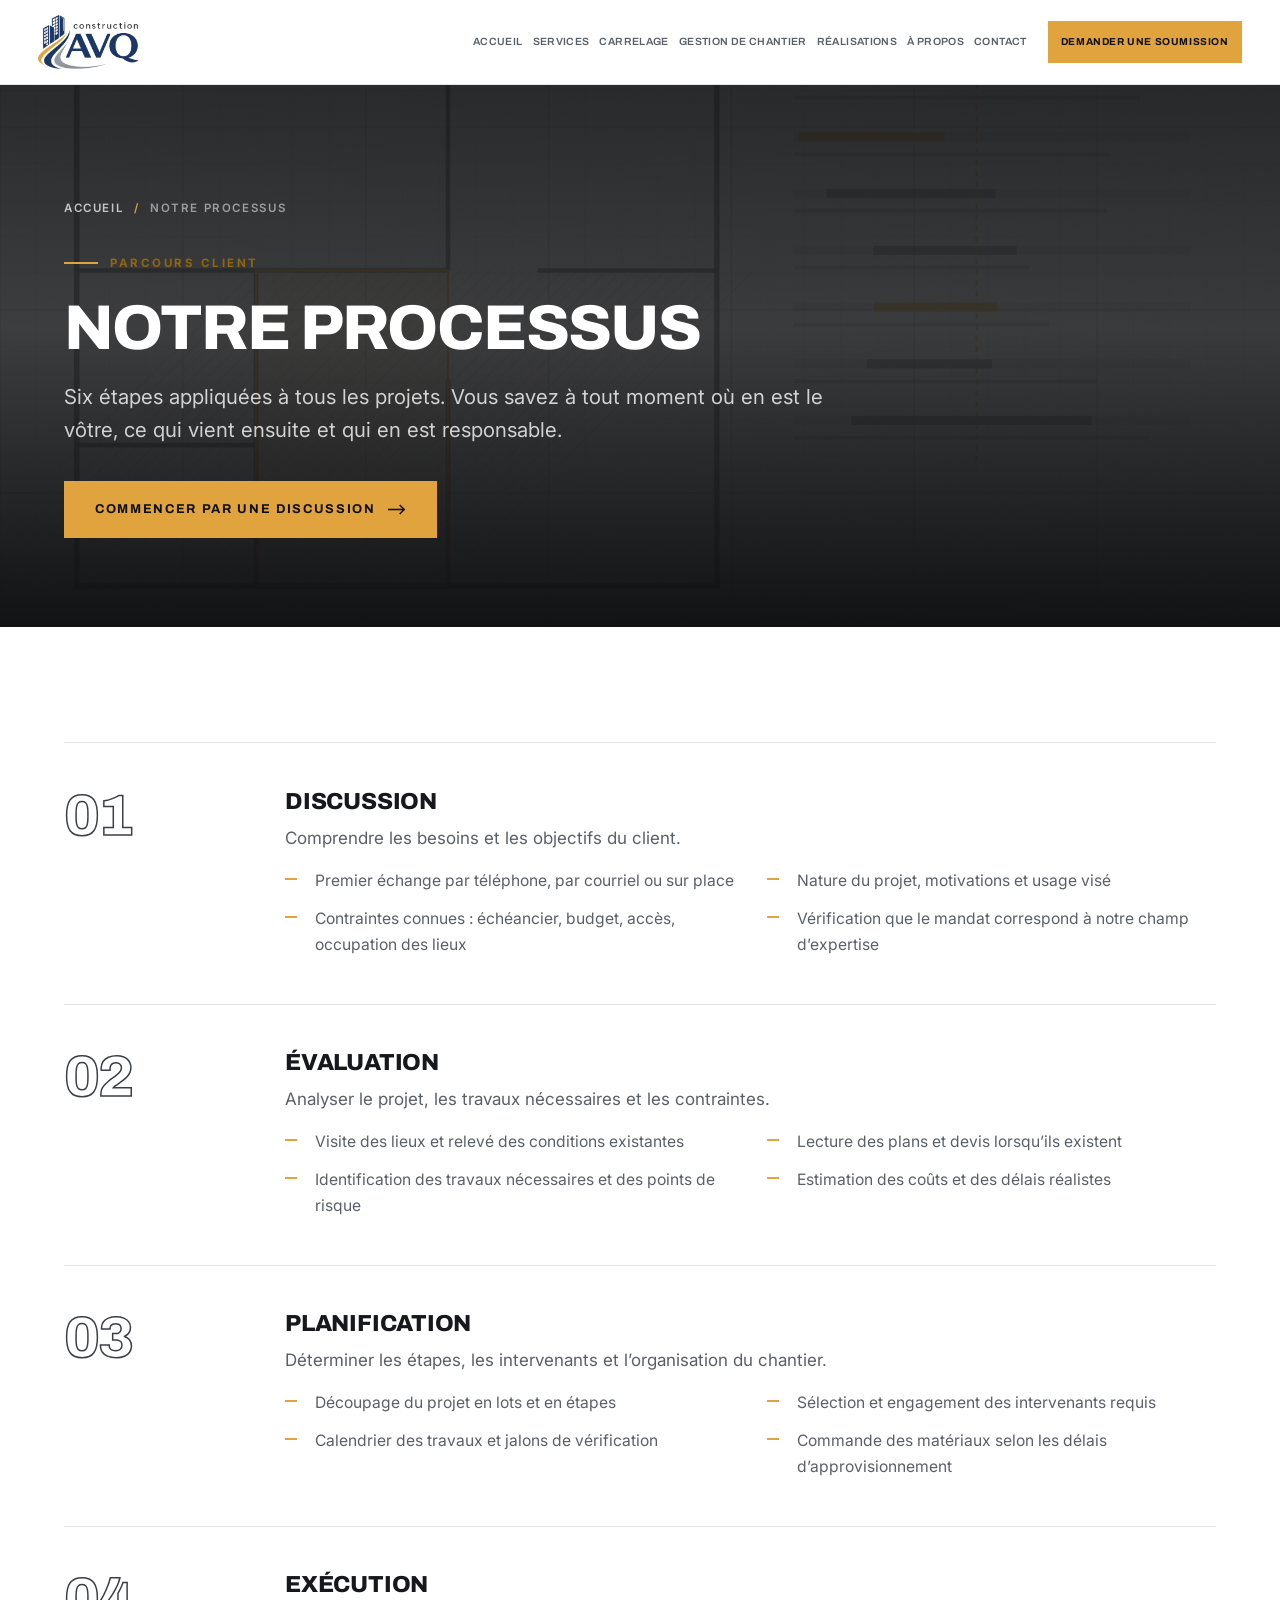
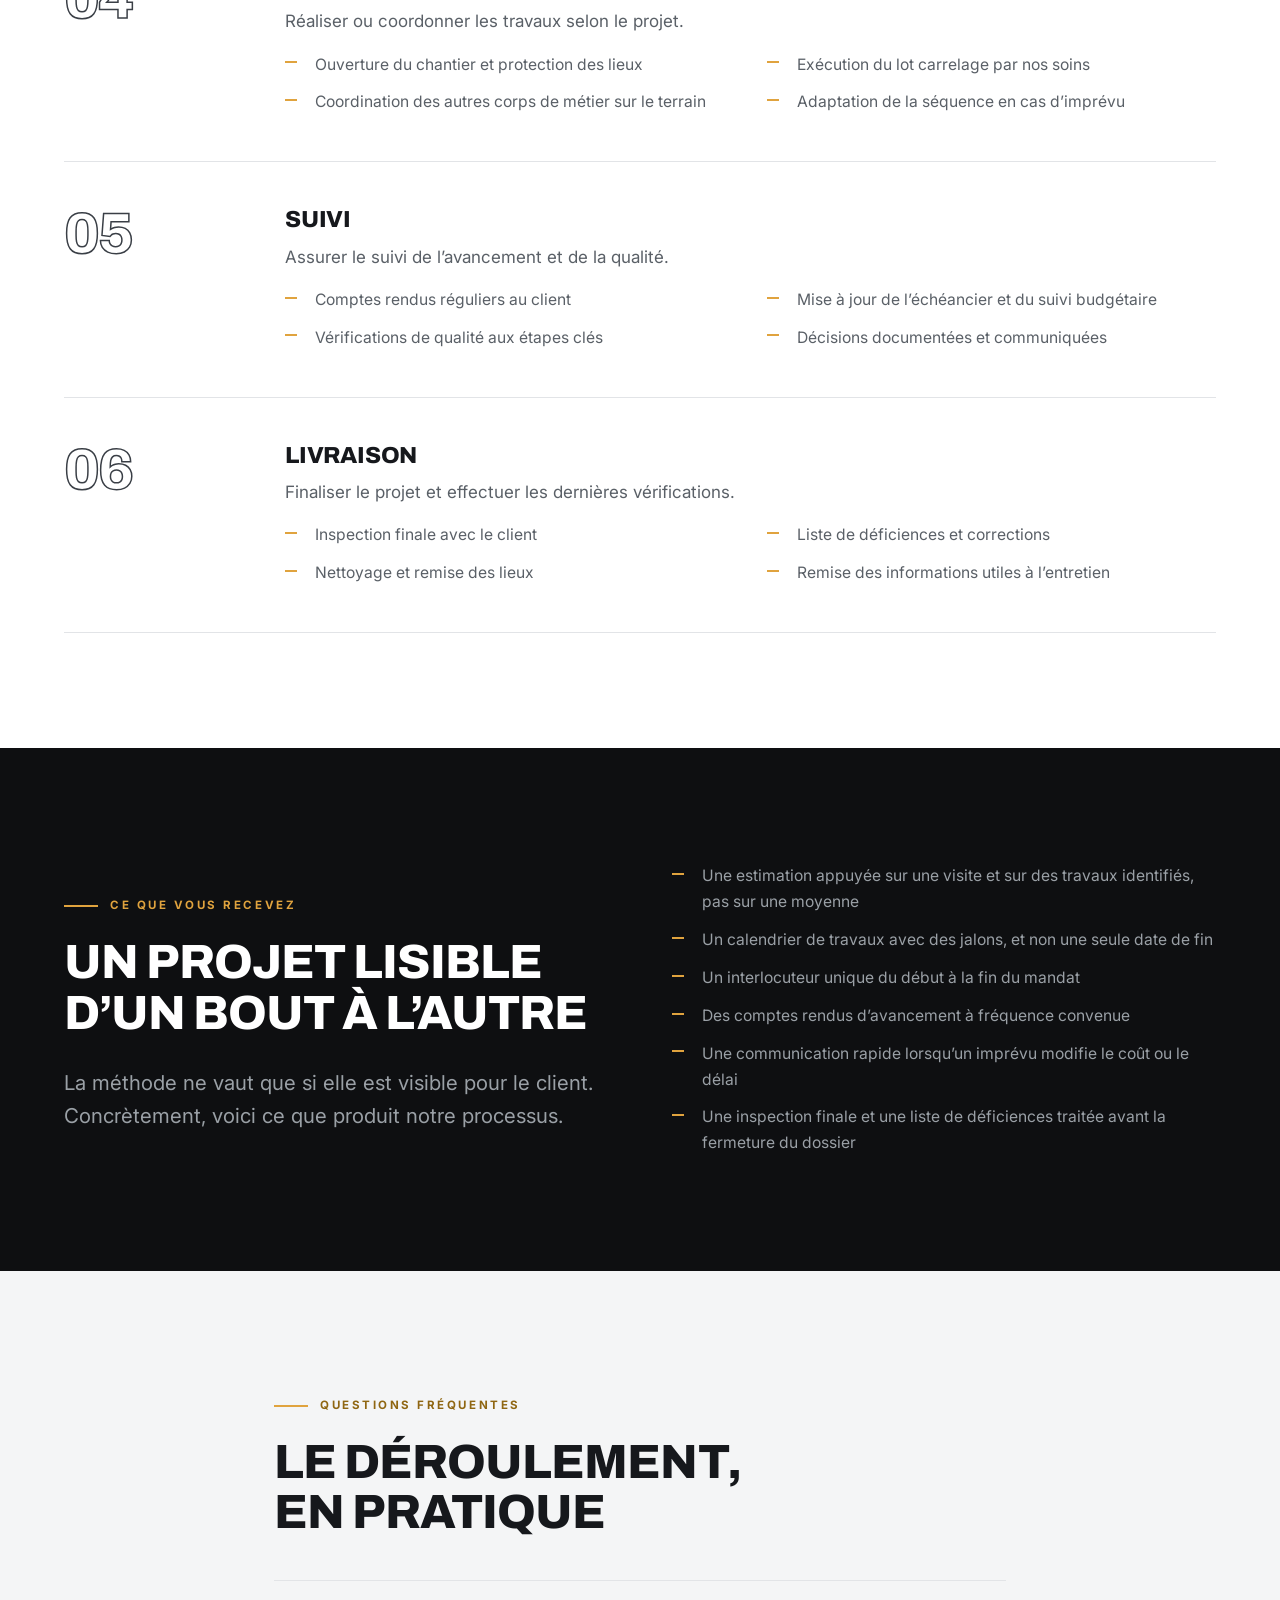
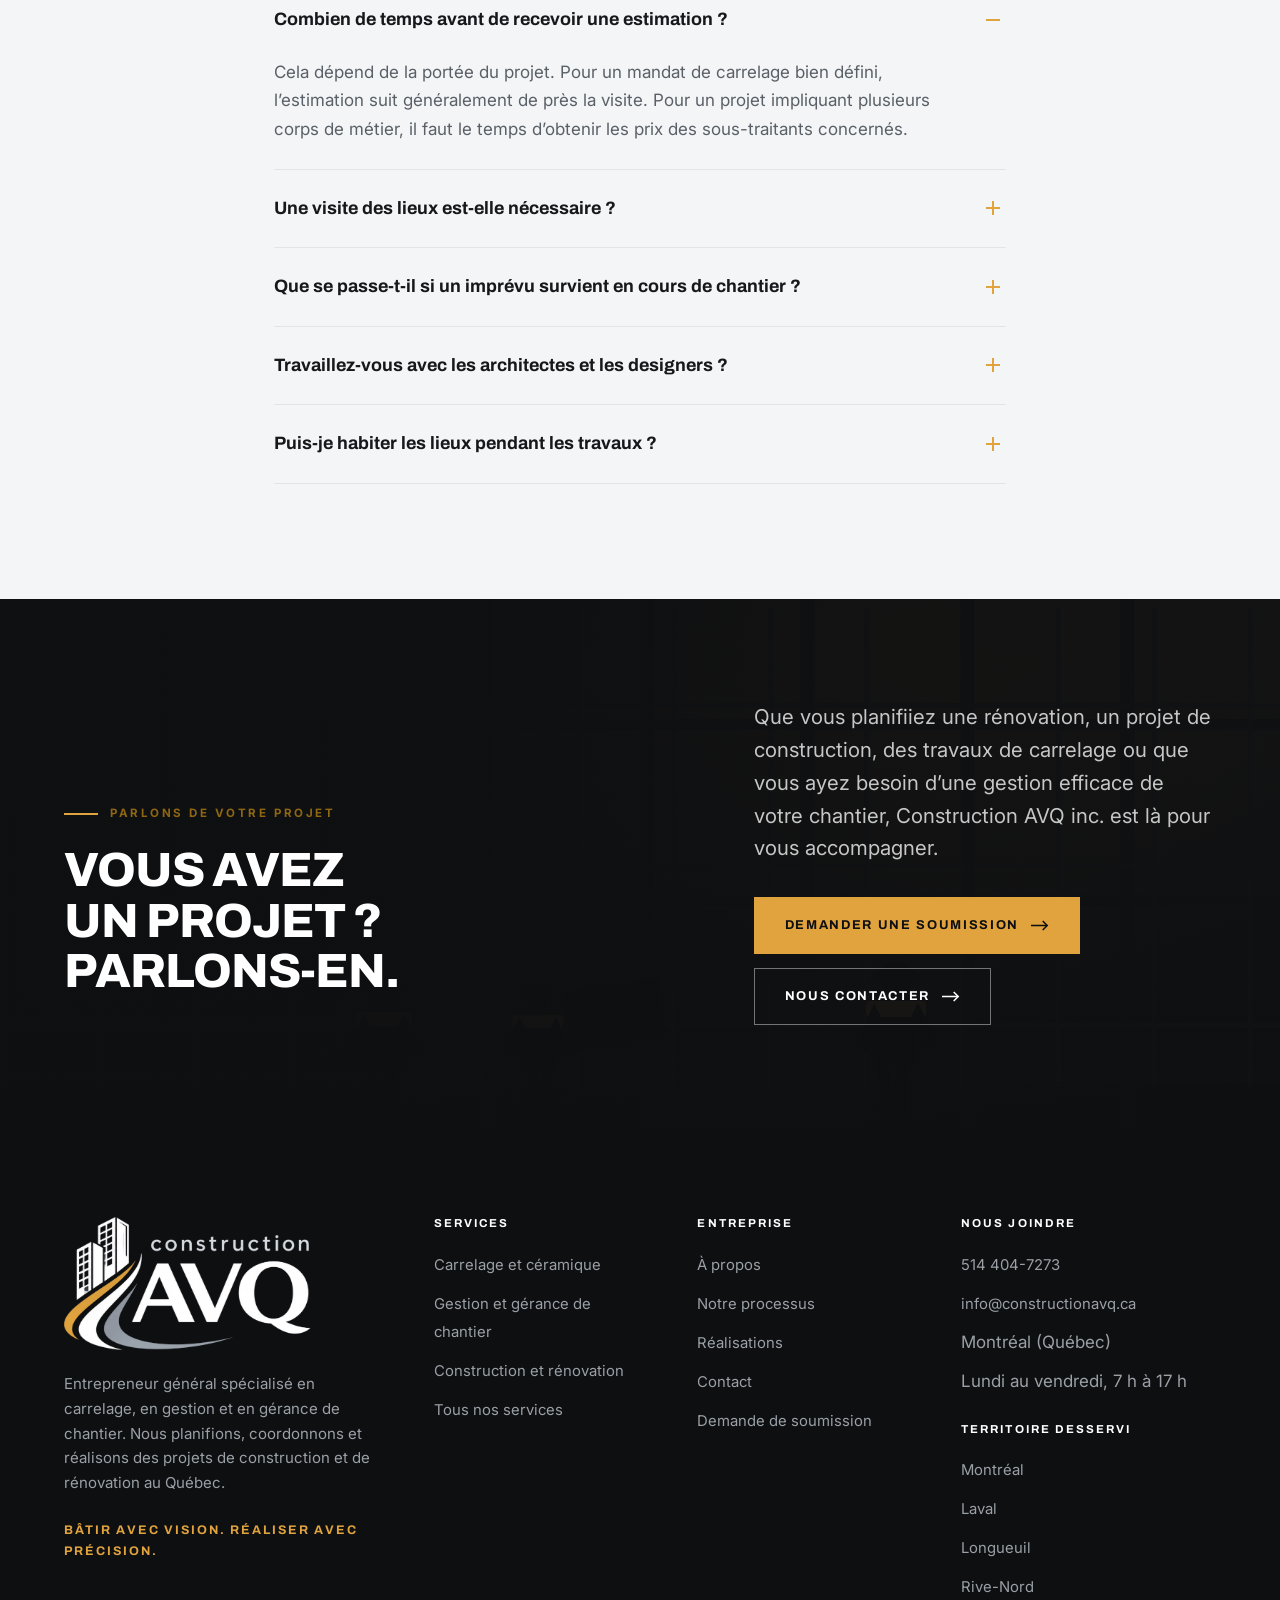
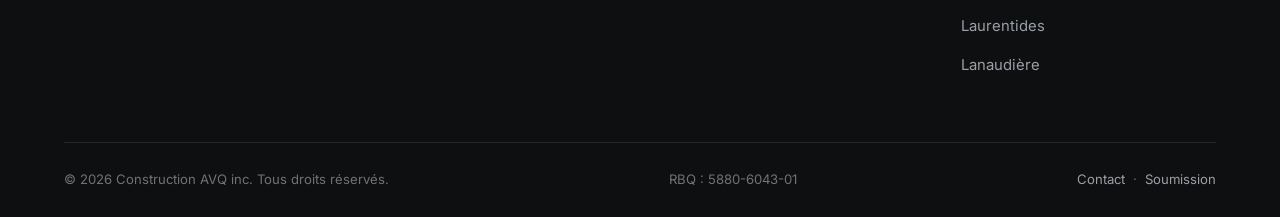
<file: processus.html>
<!DOCTYPE html>
<html lang="fr-CA">
<head>
<meta charset="utf-8">
<meta name="viewport" content="width=device-width, initial-scale=1">
<title>Notre processus en six étapes | Construction AVQ inc.</title>
<meta name="description" content="Discussion, évaluation, planification, exécution, suivi et livraison : la méthode appliquée à chaque projet de construction et de rénovation.">
<meta name="keywords" content="processus rénovation, étapes projet construction, gestion de projet construction Québec">
<link rel="canonical" href="https://constructionavq.ca/processus.html">
<meta name="author" content="Construction AVQ inc.">
<meta name="robots" content="index, follow, max-image-preview:large">
<meta name="theme-color" content="#0E0F11">
<meta name="geo.region" content="CA-QC">
<meta name="geo.placename" content="Montréal, Québec">

<meta property="og:type" content="website">
<meta property="og:locale" content="fr_CA">
<meta property="og:site_name" content="Construction AVQ inc.">
<meta property="og:title" content="Notre processus en six étapes | Construction AVQ inc.">
<meta property="og:description" content="Discussion, évaluation, planification, exécution, suivi et livraison : la méthode appliquée à chaque projet de construction et de rénovation.">
<meta property="og:url" content="https://constructionavq.ca/processus.html">
<meta property="og:image" content="https://constructionavq.ca/assets/img/og-image.png">
<meta property="og:image:width" content="1200">
<meta property="og:image:height" content="630">
<meta property="og:image:alt" content="Construction AVQ — Bâtir avec vision. Réaliser avec précision.">
<meta name="twitter:card" content="summary_large_image">
<meta name="twitter:title" content="Notre processus en six étapes | Construction AVQ inc.">
<meta name="twitter:description" content="Discussion, évaluation, planification, exécution, suivi et livraison : la méthode appliquée à chaque projet de construction et de rénovation.">
<meta name="twitter:image" content="https://constructionavq.ca/assets/img/og-image.png">

<link rel="icon" href="assets/img/favicon.png" sizes="32x32" type="image/png">
<link rel="icon" href="assets/img/icone-512.png" sizes="512x512" type="image/png">
<link rel="apple-touch-icon" href="assets/img/icone-180.png">
<link rel="manifest" href="site.webmanifest">
<link rel="preconnect" href="https://fonts.googleapis.com">
<link rel="preconnect" href="https://fonts.gstatic.com" crossorigin>
<link rel="stylesheet" href="https://fonts.googleapis.com/css2?family=Archivo:wght@500;600;700;800&family=Inter:wght@400;500;600;700&display=swap" media="print" onload="this.media='all'">
<noscript><link rel="stylesheet" href="https://fonts.googleapis.com/css2?family=Archivo:wght@500;600;700;800&family=Inter:wght@400;500;600;700&display=swap"></noscript>
<link rel="stylesheet" href="assets/css/style.css">
<noscript><style>
  /* Sans JavaScript : tout le contenu reste visible et la navigation reste utilisable. */
  .reveal { opacity: 1; transform: none; }
  .barre-mobile { transform: none; }
  .marquee__piste { animation: none; }
  .entete { position: static; background: var(--noir); }
  .burger { display: none; }
  body { padding-top: 0; }
  @media (max-width: 1180px) {
    .menu-mobile { position: static; opacity: 1; visibility: visible; transform: none;
                   padding: 4px var(--gouttiere) 30px; }
  }
</style></noscript>
<script type="application/ld+json">{"@context":"https://schema.org","@type":"BreadcrumbList","itemListElement":[{"@type":"ListItem","position":1,"name":"Accueil","item":"https://constructionavq.ca/"},{"@type":"ListItem","position":2,"name":"Notre processus","item":"https://constructionavq.ca/processus.html"}]}</script>
<script type="application/ld+json">{"@context":"https://schema.org","@type":"FAQPage","mainEntity":[{"@type":"Question","name":"Combien de temps avant de recevoir une estimation&nbsp;?","acceptedAnswer":{"@type":"Answer","text":"Cela dépend de la portée du projet. Pour un mandat de carrelage bien défini, l’estimation suit généralement de près la visite. Pour un projet impliquant plusieurs corps de métier, il faut le temps d’obtenir les prix des sous-traitants concernés."}},{"@type":"Question","name":"Une visite des lieux est-elle nécessaire&nbsp;?","acceptedAnswer":{"@type":"Answer","text":"Dans la grande majorité des cas, oui. Des photos et des plans permettent de préparer la rencontre, mais l’état réel d’un support, l’accès au chantier et les conditions existantes se constatent sur place."}},{"@type":"Question","name":"Que se passe-t-il si un imprévu survient en cours de chantier&nbsp;?","acceptedAnswer":{"@type":"Answer","text":"Nous vous en informons dès qu’il est constaté, avec son incidence sur le coût et sur l’échéancier, et nous proposons des options. Aucun travail supplémentaire n’est engagé sans votre accord."}},{"@type":"Question","name":"Travaillez-vous avec les architectes et les designers&nbsp;?","acceptedAnswer":{"@type":"Answer","text":"Oui. Lorsqu’un professionnel est déjà mandaté, nous nous intégrons à son cadre et assurons la coordination entre ses documents et l’exécution sur le chantier."}},{"@type":"Question","name":"Puis-je habiter les lieux pendant les travaux&nbsp;?","acceptedAnswer":{"@type":"Answer","text":"Souvent oui, selon la nature du chantier. Cela se planifie : zones de travail, protection des espaces, séquence des interventions et horaires sont établis à l’avance."}}]}</script>
<script type="application/ld+json">{"@context":"https://schema.org","@type":"HowTo","name":"Le déroulement d’un projet avec Construction AVQ inc.","description":"Les six étapes d’un projet de construction ou de rénovation, de la première discussion à la livraison.","step":[{"@type":"HowToStep","position":1,"name":"Discussion","text":"Comprendre les besoins et les objectifs du client."},{"@type":"HowToStep","position":2,"name":"Évaluation","text":"Analyser le projet, les travaux nécessaires et les contraintes."},{"@type":"HowToStep","position":3,"name":"Planification","text":"Déterminer les étapes, les intervenants et l’organisation du chantier."},{"@type":"HowToStep","position":4,"name":"Exécution","text":"Réaliser ou coordonner les travaux selon le projet."},{"@type":"HowToStep","position":5,"name":"Suivi","text":"Assurer le suivi de l’avancement et de la qualité."},{"@type":"HowToStep","position":6,"name":"Livraison","text":"Finaliser le projet et effectuer les dernières vérifications."}]}</script>
</head>
<body>
<a class="skip" href="#contenu">Aller au contenu principal</a>
<header class="entete">
  <div class="wrap entete__inner">
    <a class="logo" href="index.html" aria-label="Construction AVQ inc. — accueil">
      <img class="logo__image" src="assets/img/logo-avq.png"
           alt="Construction AVQ" width="700" height="371" fetchpriority="high">
    </a>
    <nav class="nav" aria-label="Navigation principale"><a href="index.html">Accueil</a><a href="services.html">Services</a><a href="carrelage.html">Carrelage</a><a href="gestion-de-chantier.html">Gestion de chantier</a><a href="realisations.html">Réalisations</a><a href="a-propos.html">À propos</a><a href="contact.html">Contact</a></nav>
    <a class="btn btn-nav" href="soumission.html">Demander une soumission</a>
    <button class="burger" type="button" aria-expanded="false" aria-controls="menu-mobile" aria-label="Ouvrir le menu">
      <span></span><span></span><span></span>
    </button>
  </div>
</header>
<div class="menu-mobile" id="menu-mobile">
  <a class="m-lien" href="index.html">Accueil<span>01</span></a><a class="m-lien" href="services.html">Services<span>02</span></a><a class="m-lien" href="carrelage.html">Carrelage<span>03</span></a><a class="m-lien" href="gestion-de-chantier.html">Gestion de chantier<span>04</span></a><a class="m-lien" href="realisations.html">Réalisations<span>05</span></a><a class="m-lien" href="a-propos.html">À propos<span>06</span></a><a class="m-lien" href="contact.html">Contact<span>07</span></a>
  <a class="btn" href="soumission.html">Demander une soumission<svg class="fl" viewBox="0 0 20 12" width="18" height="11" fill="none" stroke="currentColor" stroke-width="1.7" aria-hidden="true"><path d="M0 6h18"/><path d="m13 1 5 5-5 5"/></svg></a>
  <div class="menu-mobile__coord">
    <p>Une question&nbsp;? <a href="tel:+15144047273">514 404-7273</a><br>
    <a class="courriel" href="mailto:info@constructionavq.ca?subject=Question%20%E2%80%94%20Construction%20AVQ%20inc.">info@<wbr>constructionavq.ca</a></p>
  </div>
</div>
<main id="contenu">
<section class="pagehero">
  <div class="pagehero__media"><img src="assets/img/planification.svg" alt="" width="1600" height="1000" loading="eager" fetchpriority="high"></div>
  <div class="wrap">
    <nav class="ariane" aria-label="Fil d'Ariane"><a href="index.html">Accueil</a><span aria-hidden="true">/</span><span>Notre processus</span></nav>
    <p class="eyebrow">Parcours client</p>
    <h1>Notre processus</h1>
    <p class="lead">Six étapes appliquées à tous les projets. Vous savez à tout moment où en est le vôtre, ce qui vient ensuite et qui en est responsable.</p>
    <div class="btn-groupe" style="margin-top:34px"><a class="btn" href="contact.html">Commencer par une discussion<svg class="fl" viewBox="0 0 20 12" width="18" height="11" fill="none" stroke="currentColor" stroke-width="1.7" aria-hidden="true"><path d="M0 6h18"/><path d="m13 1 5 5-5 5"/></svg></a></div>
  </div>
</section>
<section class="section">
  <div class="wrap">
    <div class="etapes"><article class="etape reveal"><div class="etape__num">01</div><div><h3>Discussion</h3><p style="margin-bottom:16px">Comprendre les besoins et les objectifs du client.</p><ul class="liste liste--2"><li>Premier échange par téléphone, par courriel ou sur place</li><li>Nature du projet, motivations et usage visé</li><li>Contraintes connues : échéancier, budget, accès, occupation des lieux</li><li>Vérification que le mandat correspond à notre champ d’expertise</li></ul></div></article><article class="etape reveal"><div class="etape__num">02</div><div><h3>Évaluation</h3><p style="margin-bottom:16px">Analyser le projet, les travaux nécessaires et les contraintes.</p><ul class="liste liste--2"><li>Visite des lieux et relevé des conditions existantes</li><li>Lecture des plans et devis lorsqu’ils existent</li><li>Identification des travaux nécessaires et des points de risque</li><li>Estimation des coûts et des délais réalistes</li></ul></div></article><article class="etape reveal"><div class="etape__num">03</div><div><h3>Planification</h3><p style="margin-bottom:16px">Déterminer les étapes, les intervenants et l’organisation du chantier.</p><ul class="liste liste--2"><li>Découpage du projet en lots et en étapes</li><li>Sélection et engagement des intervenants requis</li><li>Calendrier des travaux et jalons de vérification</li><li>Commande des matériaux selon les délais d’approvisionnement</li></ul></div></article><article class="etape reveal"><div class="etape__num">04</div><div><h3>Exécution</h3><p style="margin-bottom:16px">Réaliser ou coordonner les travaux selon le projet.</p><ul class="liste liste--2"><li>Ouverture du chantier et protection des lieux</li><li>Exécution du lot carrelage par nos soins</li><li>Coordination des autres corps de métier sur le terrain</li><li>Adaptation de la séquence en cas d’imprévu</li></ul></div></article><article class="etape reveal"><div class="etape__num">05</div><div><h3>Suivi</h3><p style="margin-bottom:16px">Assurer le suivi de l’avancement et de la qualité.</p><ul class="liste liste--2"><li>Comptes rendus réguliers au client</li><li>Mise à jour de l’échéancier et du suivi budgétaire</li><li>Vérifications de qualité aux étapes clés</li><li>Décisions documentées et communiquées</li></ul></div></article><article class="etape reveal"><div class="etape__num">06</div><div><h3>Livraison</h3><p style="margin-bottom:16px">Finaliser le projet et effectuer les dernières vérifications.</p><ul class="liste liste--2"><li>Inspection finale avec le client</li><li>Liste de déficiences et corrections</li><li>Nettoyage et remise des lieux</li><li>Remise des informations utiles à l’entretien</li></ul></div></article></div>
  </div>
</section>

<section class="section section--sombre">
  <div class="wrap">
    <div class="duo">
      <div class="reveal">
        <p class="eyebrow">Ce que vous recevez</p>
        <h2>Un projet lisible d’un bout à l’autre</h2>
        <p class="lead">La méthode ne vaut que si elle est visible pour le client. Concrètement, voici ce que produit notre processus.</p>
      </div>
      <div class="reveal" data-delai="1">
        <ul class="liste">
          <li>Une estimation appuyée sur une visite et sur des travaux identifiés, pas sur une moyenne</li>
          <li>Un calendrier de travaux avec des jalons, et non une seule date de fin</li>
          <li>Un interlocuteur unique du début à la fin du mandat</li>
          <li>Des comptes rendus d’avancement à fréquence convenue</li>
          <li>Une communication rapide lorsqu’un imprévu modifie le coût ou le délai</li>
          <li>Une inspection finale et une liste de déficiences traitée avant la fermeture du dossier</li>
        </ul>
      </div>
    </div>
  </div>
</section>

<section class="section section--gris">
  <div class="wrap wrap--etroit">
    <p class="eyebrow reveal">Questions fréquentes</p>
    <h2 class="reveal" style="margin-bottom:42px">Le déroulement, en pratique</h2>
    <div class="faq reveal"><details open><summary>Combien de temps avant de recevoir une estimation&nbsp;?</summary><div>Cela dépend de la portée du projet. Pour un mandat de carrelage bien défini, l’estimation suit généralement de près la visite. Pour un projet impliquant plusieurs corps de métier, il faut le temps d’obtenir les prix des sous-traitants concernés.</div></details><details><summary>Une visite des lieux est-elle nécessaire&nbsp;?</summary><div>Dans la grande majorité des cas, oui. Des photos et des plans permettent de préparer la rencontre, mais l’état réel d’un support, l’accès au chantier et les conditions existantes se constatent sur place.</div></details><details><summary>Que se passe-t-il si un imprévu survient en cours de chantier&nbsp;?</summary><div>Nous vous en informons dès qu’il est constaté, avec son incidence sur le coût et sur l’échéancier, et nous proposons des options. Aucun travail supplémentaire n’est engagé sans votre accord.</div></details><details><summary>Travaillez-vous avec les architectes et les designers&nbsp;?</summary><div>Oui. Lorsqu’un professionnel est déjà mandaté, nous nous intégrons à son cadre et assurons la coordination entre ses documents et l’exécution sur le chantier.</div></details><details><summary>Puis-je habiter les lieux pendant les travaux&nbsp;?</summary><div>Souvent oui, selon la nature du chantier. Cela se planifie : zones de travail, protection des espaces, séquence des interventions et horaires sont établis à l’avance.</div></details></div>
  </div>
</section>
<section class="cta">
  <div class="cta__media"><img src="assets/img/equipe-chantier.svg" alt="" loading="lazy" width="1600" height="900"></div>
  <div class="wrap">
    <div class="cta__inner">
      <div class="reveal">
        <p class="eyebrow">Parlons de votre projet</p>
        <h2>Vous avez un projet&nbsp;? Parlons-en.</h2>
      </div>
      <div class="reveal" data-delai="1">
        <p class="lead" style="margin-bottom:32px">Que vous planifiiez une rénovation, un projet de construction, des travaux de carrelage ou que vous ayez besoin d’une gestion efficace de votre chantier, Construction AVQ inc. est là pour vous accompagner.</p>
        <div class="btn-groupe"><a class="btn" href="soumission.html">Demander une soumission<svg class="fl" viewBox="0 0 20 12" width="18" height="11" fill="none" stroke="currentColor" stroke-width="1.7" aria-hidden="true"><path d="M0 6h18"/><path d="m13 1 5 5-5 5"/></svg></a><a class="btn btn--clair" href="contact.html">Nous contacter<svg class="fl" viewBox="0 0 20 12" width="18" height="11" fill="none" stroke="currentColor" stroke-width="1.7" aria-hidden="true"><path d="M0 6h18"/><path d="m13 1 5 5-5 5"/></svg></a></div>
      </div>
    </div>
  </div>
</section>
</main>
<footer class="pied">
  <div class="wrap">
    <div class="pied__haut">
      <div>
        <a class="logo logo--pied" href="index.html" aria-label="Construction AVQ inc. — accueil">
          <img class="logo__image" src="assets/img/logo-avq-clair.png"
               alt="Construction AVQ inc." width="700" height="371" loading="lazy">
        </a>
        <p class="pied__desc">Entrepreneur général spécialisé en carrelage, en gestion et en gérance de chantier. Nous planifions, coordonnons et réalisons des projets de construction et de rénovation au Québec.</p>
        <p class="pied__slogan">Bâtir avec vision. Réaliser avec précision.</p>
      </div>
      <div>
        <h4>Services</h4>
        <ul><li><a href="carrelage.html">Carrelage et céramique</a></li><li><a href="gestion-de-chantier.html">Gestion et gérance de chantier</a></li><li><a href="construction-renovation.html">Construction et rénovation</a></li><li><a href="services.html">Tous nos services</a></li></ul>
      </div>
      <div>
        <h4>Entreprise</h4>
        <ul><li><a href="a-propos.html">À propos</a></li><li><a href="processus.html">Notre processus</a></li><li><a href="realisations.html">Réalisations</a></li><li><a href="contact.html">Contact</a></li><li><a href="soumission.html">Demande de soumission</a></li></ul>
      </div>
      <div>
        <h4>Nous joindre</h4>
        <ul>
          <li><a href="tel:+15144047273">514 404-7273</a></li>
          <li><a class="courriel" href="mailto:info@constructionavq.ca?subject=Demande%20d%E2%80%99information%20%E2%80%94%20Construction%20AVQ%20inc.">info@<wbr>constructionavq.ca</a></li>
          <li>Montréal (Québec)</li>
          <li>Lundi au vendredi, 7 h à 17 h</li>
        </ul>
        <h4 style="margin-top:28px">Territoire desservi</h4>
        <ul><li><a href="contact.html">Montréal</a></li><li><a href="contact.html">Laval</a></li><li><a href="contact.html">Longueuil</a></li><li><a href="contact.html">Rive-Nord</a></li><li><a href="contact.html">Laurentides</a></li><li><a href="contact.html">Lanaudière</a></li></ul>
      </div>
    </div>
    <div class="pied__bas">
      <span>&copy; <span data-annee>2026</span> Construction AVQ inc. Tous droits réservés.</span>
      <span>RBQ : 5880-6043-01</span>
      <span><a href="contact.html">Contact</a> &nbsp;·&nbsp; <a href="soumission.html">Soumission</a></span>
    </div>
  </div>
</footer>
<nav class="barre-mobile" aria-label="Actions rapides">
  <a href="tel:+15144047273">Appeler</a>
  <a class="principal" href="soumission.html">Soumission</a>
</nav>
<script src="assets/js/main.js" defer></script>
</body>
</html>
</file>
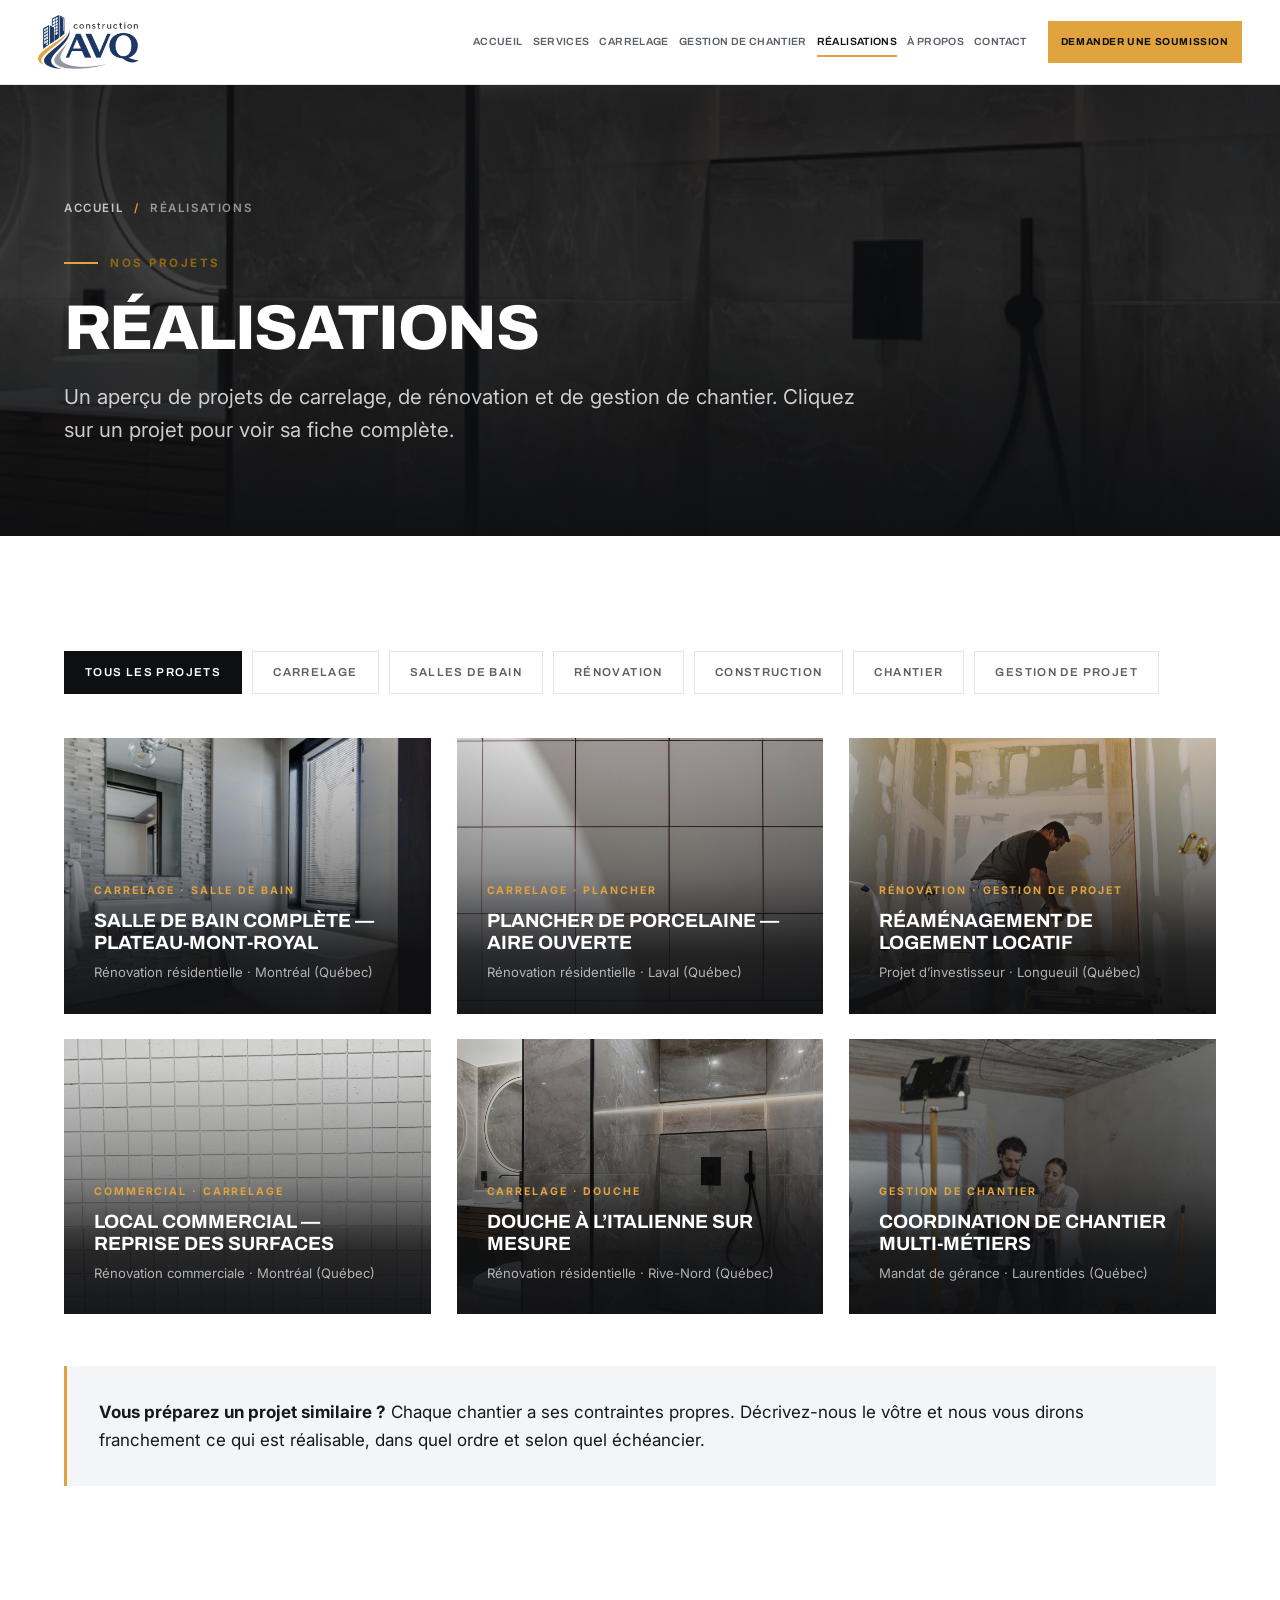
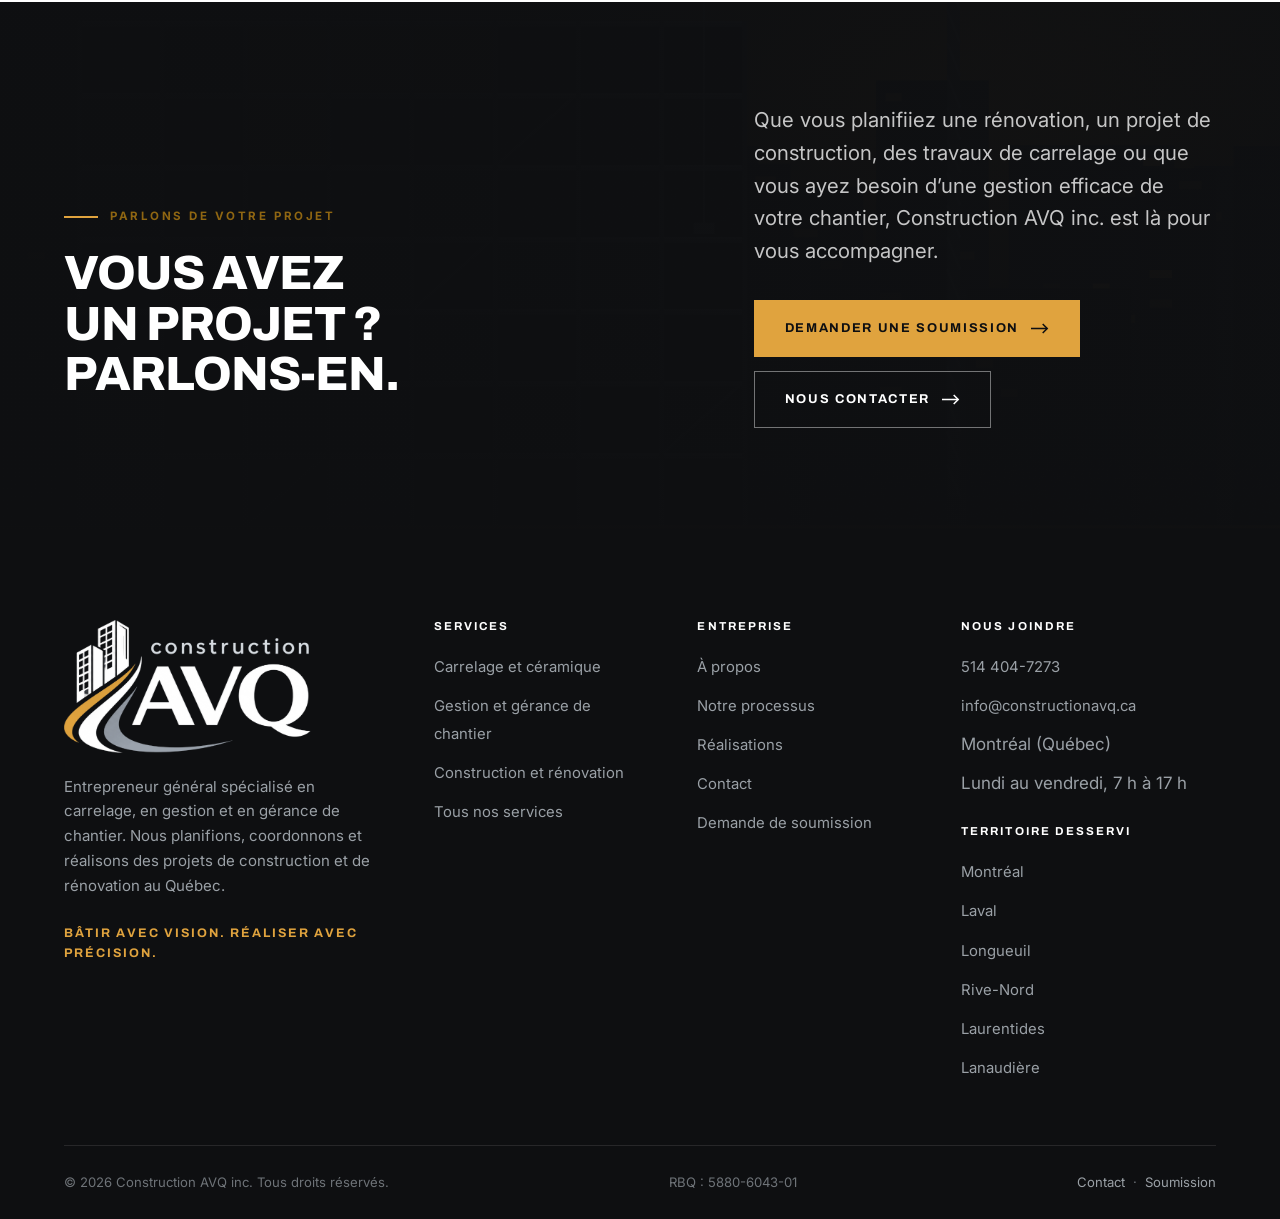
<file: realisations.html>
<!DOCTYPE html>
<html lang="fr-CA">
<head>
<meta charset="utf-8">
<meta name="viewport" content="width=device-width, initial-scale=1">
<title>Réalisations — Carrelage et rénovation | Construction AVQ</title>
<meta name="description" content="Projets de carrelage, de rénovation et de gérance de chantier au Québec : salles de bain, planchers de porcelaine et chantiers coordonnés.">
<meta name="keywords" content="réalisations construction, projets carrelage Montréal, rénovation salle de bain Montréal">
<link rel="canonical" href="https://constructionavq.ca/realisations.html">
<meta name="author" content="Construction AVQ inc.">
<meta name="robots" content="index, follow, max-image-preview:large">
<meta name="theme-color" content="#0E0F11">
<meta name="geo.region" content="CA-QC">
<meta name="geo.placename" content="Montréal, Québec">

<meta property="og:type" content="website">
<meta property="og:locale" content="fr_CA">
<meta property="og:site_name" content="Construction AVQ inc.">
<meta property="og:title" content="Réalisations — Carrelage et rénovation | Construction AVQ">
<meta property="og:description" content="Projets de carrelage, de rénovation et de gérance de chantier au Québec : salles de bain, planchers de porcelaine et chantiers coordonnés.">
<meta property="og:url" content="https://constructionavq.ca/realisations.html">
<meta property="og:image" content="https://constructionavq.ca/assets/img/og-image.png">
<meta property="og:image:width" content="1200">
<meta property="og:image:height" content="630">
<meta property="og:image:alt" content="Construction AVQ — Bâtir avec vision. Réaliser avec précision.">
<meta name="twitter:card" content="summary_large_image">
<meta name="twitter:title" content="Réalisations — Carrelage et rénovation | Construction AVQ">
<meta name="twitter:description" content="Projets de carrelage, de rénovation et de gérance de chantier au Québec : salles de bain, planchers de porcelaine et chantiers coordonnés.">
<meta name="twitter:image" content="https://constructionavq.ca/assets/img/og-image.png">

<link rel="icon" href="assets/img/favicon.png" sizes="32x32" type="image/png">
<link rel="icon" href="assets/img/icone-512.png" sizes="512x512" type="image/png">
<link rel="apple-touch-icon" href="assets/img/icone-180.png">
<link rel="manifest" href="site.webmanifest">
<link rel="preconnect" href="https://fonts.googleapis.com">
<link rel="preconnect" href="https://fonts.gstatic.com" crossorigin>
<link rel="stylesheet" href="https://fonts.googleapis.com/css2?family=Archivo:wght@500;600;700;800&family=Inter:wght@400;500;600;700&display=swap" media="print" onload="this.media='all'">
<noscript><link rel="stylesheet" href="https://fonts.googleapis.com/css2?family=Archivo:wght@500;600;700;800&family=Inter:wght@400;500;600;700&display=swap"></noscript>
<link rel="stylesheet" href="assets/css/style.css">
<noscript><style>
  /* Sans JavaScript : tout le contenu reste visible et la navigation reste utilisable. */
  .reveal { opacity: 1; transform: none; }
  .barre-mobile { transform: none; }
  .marquee__piste { animation: none; }
  .entete { position: static; background: var(--noir); }
  .burger { display: none; }
  body { padding-top: 0; }
  @media (max-width: 1180px) {
    .menu-mobile { position: static; opacity: 1; visibility: visible; transform: none;
                   padding: 4px var(--gouttiere) 30px; }
  }
</style></noscript>
<script type="application/ld+json">{"@context":"https://schema.org","@type":"BreadcrumbList","itemListElement":[{"@type":"ListItem","position":1,"name":"Accueil","item":"https://constructionavq.ca/"},{"@type":"ListItem","position":2,"name":"Réalisations","item":"https://constructionavq.ca/realisations.html"}]}</script>
<script type="application/ld+json">{"@context":"https://schema.org","@type":"CollectionPage","name":"Réalisations — Construction AVQ inc.","about":{"@id":"https://constructionavq.ca/#entreprise"},"hasPart":[{"@type":"CreativeWork","name":"Salle de bain complète — Plateau-Mont-Royal","description":"Reprise complète d’une salle de bain d’un logement ancien. Le support existant présentait un défaut de planéité et une étanchéité insuffisante autour de la douche. Le sous-plancher a été repris avant la pose, la membrane refaite, puis les surfaces carrelées en porcelaine grand format avec une niche en mosaïque. Le calepinage a été établi pour aligner les joints du mur et du plancher.","genre":"Rénovation résidentielle"},{"@type":"CreativeWork","name":"Plancher de porcelaine — aire ouverte","description":"Remplacement d’un revêtement de sol vieillissant par de la porcelaine grand format sur une aire ouverte. Le principal enjeu était la planéité du support sur une grande surface continue et la gestion des joints de mouvement, indispensables pour éviter les fissurations dans le temps.","genre":"Rénovation résidentielle"},{"@type":"CreativeWork","name":"Réaménagement de logement locatif","description":"Remise à niveau d’un logement entre deux locations, avec un échéancier fixe imposé par la date d’entrée. Le mandat couvrait la coordination des corps de métier, le suivi des approvisionnements et l’exécution du lot carrelage. La séquence a été établie de manière à ce qu’aucun métier n’attende après un autre.","genre":"Projet d’investisseur"},{"@type":"CreativeWork","name":"Local commercial — reprise des surfaces","description":"Réfection des surfaces d’un local commercial devant rester accessible pendant une partie des travaux. La planification a été construite autour des plages horaires disponibles, en découpant le chantier en zones successives afin de limiter l’interruption des activités.","genre":"Rénovation commerciale"},{"@type":"CreativeWork","name":"Douche à l’italienne sur mesure","description":"Aménagement d’une douche à l’italienne avec banc intégré. Le travail s’est joué sur la pente de drainage, la continuité de la membrane d’étanchéité et le raccord entre la mosaïque du sol et le carrelage mural de grand format.","genre":"Rénovation résidentielle"},{"@type":"CreativeWork","name":"Coordination de chantier multi-métiers","description":"Mandat de gérance sur un projet impliquant plusieurs corps de métier travaillant en parallèle. Construction AVQ inc. agissait comme point de coordination unique : séquence des interventions, arbitrage des imprévus, suivi de l’avancement et vérifications aux étapes clés avant la fermeture des surfaces.","genre":"Mandat de gérance"}]}</script>
</head>
<body>
<a class="skip" href="#contenu">Aller au contenu principal</a>
<header class="entete">
  <div class="wrap entete__inner">
    <a class="logo" href="index.html" aria-label="Construction AVQ inc. — accueil">
      <img class="logo__image" src="assets/img/logo-avq.png"
           alt="Construction AVQ" width="700" height="371" fetchpriority="high">
    </a>
    <nav class="nav" aria-label="Navigation principale"><a href="index.html">Accueil</a><a href="services.html">Services</a><a href="carrelage.html">Carrelage</a><a href="gestion-de-chantier.html">Gestion de chantier</a><a href="realisations.html" aria-current="page">Réalisations</a><a href="a-propos.html">À propos</a><a href="contact.html">Contact</a></nav>
    <a class="btn btn-nav" href="soumission.html">Demander une soumission</a>
    <button class="burger" type="button" aria-expanded="false" aria-controls="menu-mobile" aria-label="Ouvrir le menu">
      <span></span><span></span><span></span>
    </button>
  </div>
</header>
<div class="menu-mobile" id="menu-mobile">
  <a class="m-lien" href="index.html">Accueil<span>01</span></a><a class="m-lien" href="services.html">Services<span>02</span></a><a class="m-lien" href="carrelage.html">Carrelage<span>03</span></a><a class="m-lien" href="gestion-de-chantier.html">Gestion de chantier<span>04</span></a><a class="m-lien" href="realisations.html" aria-current="page">Réalisations<span>05</span></a><a class="m-lien" href="a-propos.html">À propos<span>06</span></a><a class="m-lien" href="contact.html">Contact<span>07</span></a>
  <a class="btn" href="soumission.html">Demander une soumission<svg class="fl" viewBox="0 0 20 12" width="18" height="11" fill="none" stroke="currentColor" stroke-width="1.7" aria-hidden="true"><path d="M0 6h18"/><path d="m13 1 5 5-5 5"/></svg></a>
  <div class="menu-mobile__coord">
    <p>Une question&nbsp;? <a href="tel:+15144047273">514 404-7273</a><br>
    <a class="courriel" href="mailto:info@constructionavq.ca?subject=Question%20%E2%80%94%20Construction%20AVQ%20inc.">info@<wbr>constructionavq.ca</a></p>
  </div>
</div>
<main id="contenu">
<section class="pagehero">
  <div class="pagehero__media"><img src="assets/img/carrelage-douche-marbre.jpeg" alt="" width="1600" height="1000" loading="eager" fetchpriority="high"></div>
  <div class="wrap">
    <nav class="ariane" aria-label="Fil d'Ariane"><a href="index.html">Accueil</a><span aria-hidden="true">/</span><span>Réalisations</span></nav>
    <p class="eyebrow">Nos projets</p>
    <h1>Réalisations</h1>
    <p class="lead">Un aperçu de projets de carrelage, de rénovation et de gestion de chantier. Cliquez sur un projet pour voir sa fiche complète.</p>
    
  </div>
</section>
<section class="section">
  <div class="wrap">
    <div class="filtres" role="group" aria-label="Filtrer les projets par catégorie"><button class="filtre is-actif" type="button" data-filtre="tous" aria-pressed="true">Tous les projets</button><button class="filtre" type="button" data-filtre="carrelage" aria-pressed="false">Carrelage</button><button class="filtre" type="button" data-filtre="salles-de-bain" aria-pressed="false">Salles de bain</button><button class="filtre" type="button" data-filtre="renovation" aria-pressed="false">Rénovation</button><button class="filtre" type="button" data-filtre="construction" aria-pressed="false">Construction</button><button class="filtre" type="button" data-filtre="chantier" aria-pressed="false">Chantier</button><button class="filtre" type="button" data-filtre="gestion-de-projet" aria-pressed="false">Gestion de projet</button></div>
    <div class="galerie"><button class="projet reveal" type="button" data-delai="0" data-cats="carrelage salles-de-bain renovation" data-titre="Salle de bain complète — Plateau-Mont-Royal" data-categorie="Carrelage · Salle de bain" data-type="Rénovation résidentielle" data-services="Démolition, préparation des surfaces, membrane d’étanchéité, pose de porcelaine grand format, mosaïque de niche, joints et finitions" data-lieu="Montréal (Québec)" data-duree="Environ 3 semaines" data-description="Reprise complète d’une salle de bain d’un logement ancien. Le support existant présentait un défaut de planéité et une étanchéité insuffisante autour de la douche. Le sous-plancher a été repris avant la pose, la membrane refaite, puis les surfaces carrelées en porcelaine grand format avec une niche en mosaïque. Le calepinage a été établi pour aligner les joints du mur et du plancher." data-image="assets/img/carrelage-salle-de-bain.jpeg"><span class="projet__img"><img src="assets/img/carrelage-salle-de-bain.jpeg" alt="Projet : Salle de bain complète — Plateau-Mont-Royal" width="904" height="868" loading="lazy"></span><span class="projet__voile"></span><span class="projet__plus" aria-hidden="true"><svg viewBox="0 0 24 24" fill="none" stroke="currentColor" stroke-width="1.5" stroke-linecap="square" stroke-linejoin="miter" aria-hidden="true" focusable="false" width="18" height="18"><circle cx="11" cy="11" r="6.5"/><path d="m16 16 4.5 4.5"/></svg></span><span class="projet__txt"><span class="projet__cat">Carrelage · Salle de bain</span><span class="projet__titre">Salle de bain complète — Plateau-Mont-Royal</span><span class="projet__meta">Rénovation résidentielle · Montréal (Québec)</span></span></button><button class="projet reveal" type="button" data-delai="1" data-cats="carrelage renovation" data-titre="Plancher de porcelaine — aire ouverte" data-categorie="Carrelage · Plancher" data-type="Rénovation résidentielle" data-services="Nivellement du support, pose de porcelaine grand format, joints de mouvement, seuils et transitions" data-lieu="Laval (Québec)" data-duree="Environ 2 semaines" data-description="Remplacement d’un revêtement de sol vieillissant par de la porcelaine grand format sur une aire ouverte. Le principal enjeu était la planéité du support sur une grande surface continue et la gestion des joints de mouvement, indispensables pour éviter les fissurations dans le temps." data-image="assets/img/carrelage-mur-grand-format.jpeg"><span class="projet__img"><img src="assets/img/carrelage-mur-grand-format.jpeg" alt="Projet : Plancher de porcelaine — aire ouverte" width="724" height="1086" loading="lazy"></span><span class="projet__voile"></span><span class="projet__plus" aria-hidden="true"><svg viewBox="0 0 24 24" fill="none" stroke="currentColor" stroke-width="1.5" stroke-linecap="square" stroke-linejoin="miter" aria-hidden="true" focusable="false" width="18" height="18"><circle cx="11" cy="11" r="6.5"/><path d="m16 16 4.5 4.5"/></svg></span><span class="projet__txt"><span class="projet__cat">Carrelage · Plancher</span><span class="projet__titre">Plancher de porcelaine — aire ouverte</span><span class="projet__meta">Rénovation résidentielle · Laval (Québec)</span></span></button><button class="projet reveal" type="button" data-delai="2" data-cats="renovation gestion-de-projet chantier" data-titre="Réaménagement de logement locatif" data-categorie="Rénovation · Gestion de projet" data-type="Projet d’investisseur" data-services="Planification, coordination des sous-traitants, suivi de l’échéancier, carrelage, contrôle de la qualité, livraison" data-lieu="Longueuil (Québec)" data-duree="Environ 6 semaines" data-description="Remise à niveau d’un logement entre deux locations, avec un échéancier fixe imposé par la date d’entrée. Le mandat couvrait la coordination des corps de métier, le suivi des approvisionnements et l’exécution du lot carrelage. La séquence a été établie de manière à ce qu’aucun métier n’attende après un autre." data-image="assets/img/carrelage-pose-en-cours.jpeg"><span class="projet__img"><img src="assets/img/carrelage-pose-en-cours.jpeg" alt="Projet : Réaménagement de logement locatif" width="724" height="1086" loading="lazy"></span><span class="projet__voile"></span><span class="projet__plus" aria-hidden="true"><svg viewBox="0 0 24 24" fill="none" stroke="currentColor" stroke-width="1.5" stroke-linecap="square" stroke-linejoin="miter" aria-hidden="true" focusable="false" width="18" height="18"><circle cx="11" cy="11" r="6.5"/><path d="m16 16 4.5 4.5"/></svg></span><span class="projet__txt"><span class="projet__cat">Rénovation · Gestion de projet</span><span class="projet__titre">Réaménagement de logement locatif</span><span class="projet__meta">Projet d’investisseur · Longueuil (Québec)</span></span></button><button class="projet reveal" type="button" data-delai="0" data-cats="construction renovation carrelage" data-titre="Local commercial — reprise des surfaces" data-categorie="Commercial · Carrelage" data-type="Rénovation commerciale" data-services="Analyse du projet, planification en dehors des heures d’exploitation, pose de céramique, finitions, inspection finale" data-lieu="Montréal (Québec)" data-duree="Environ 4 semaines" data-description="Réfection des surfaces d’un local commercial devant rester accessible pendant une partie des travaux. La planification a été construite autour des plages horaires disponibles, en découpant le chantier en zones successives afin de limiter l’interruption des activités." data-image="assets/img/carrelage-petits-formats.jpeg"><span class="projet__img"><img src="assets/img/carrelage-petits-formats.jpeg" alt="Projet : Local commercial — reprise des surfaces" width="1024" height="768" loading="lazy"></span><span class="projet__voile"></span><span class="projet__plus" aria-hidden="true"><svg viewBox="0 0 24 24" fill="none" stroke="currentColor" stroke-width="1.5" stroke-linecap="square" stroke-linejoin="miter" aria-hidden="true" focusable="false" width="18" height="18"><circle cx="11" cy="11" r="6.5"/><path d="m16 16 4.5 4.5"/></svg></span><span class="projet__txt"><span class="projet__cat">Commercial · Carrelage</span><span class="projet__titre">Local commercial — reprise des surfaces</span><span class="projet__meta">Rénovation commerciale · Montréal (Québec)</span></span></button><button class="projet reveal" type="button" data-delai="1" data-cats="carrelage salles-de-bain" data-titre="Douche à l’italienne sur mesure" data-categorie="Carrelage · Douche" data-type="Rénovation résidentielle" data-services="Pente de drainage, membrane, pose de mosaïque, banc intégré, profilés et joints" data-lieu="Rive-Nord (Québec)" data-duree="Environ 2 semaines" data-description="Aménagement d’une douche à l’italienne avec banc intégré. Le travail s’est joué sur la pente de drainage, la continuité de la membrane d’étanchéité et le raccord entre la mosaïque du sol et le carrelage mural de grand format." data-image="assets/img/carrelage-douche-marbre.jpeg"><span class="projet__img"><img src="assets/img/carrelage-douche-marbre.jpeg" alt="Projet : Douche à l’italienne sur mesure" width="724" height="1086" loading="lazy"></span><span class="projet__voile"></span><span class="projet__plus" aria-hidden="true"><svg viewBox="0 0 24 24" fill="none" stroke="currentColor" stroke-width="1.5" stroke-linecap="square" stroke-linejoin="miter" aria-hidden="true" focusable="false" width="18" height="18"><circle cx="11" cy="11" r="6.5"/><path d="m16 16 4.5 4.5"/></svg></span><span class="projet__txt"><span class="projet__cat">Carrelage · Douche</span><span class="projet__titre">Douche à l’italienne sur mesure</span><span class="projet__meta">Rénovation résidentielle · Rive-Nord (Québec)</span></span></button><button class="projet reveal" type="button" data-delai="2" data-cats="chantier gestion-de-projet construction" data-titre="Coordination de chantier multi-métiers" data-categorie="Gestion de chantier" data-type="Mandat de gérance" data-services="Analyse du projet, découpage en lots, calendrier, coordination des intervenants, comptes rendus hebdomadaires, liste de déficiences" data-lieu="Laurentides (Québec)" data-duree="Environ 10 semaines" data-description="Mandat de gérance sur un projet impliquant plusieurs corps de métier travaillant en parallèle. Construction AVQ inc. agissait comme point de coordination unique : séquence des interventions, arbitrage des imprévus, suivi de l’avancement et vérifications aux étapes clés avant la fermeture des surfaces." data-image="assets/img/chantier-coordination-terrain.jpeg"><span class="projet__img"><img src="assets/img/chantier-coordination-terrain.jpeg" alt="Projet : Coordination de chantier multi-métiers" width="1086" height="724" loading="lazy"></span><span class="projet__voile"></span><span class="projet__plus" aria-hidden="true"><svg viewBox="0 0 24 24" fill="none" stroke="currentColor" stroke-width="1.5" stroke-linecap="square" stroke-linejoin="miter" aria-hidden="true" focusable="false" width="18" height="18"><circle cx="11" cy="11" r="6.5"/><path d="m16 16 4.5 4.5"/></svg></span><span class="projet__txt"><span class="projet__cat">Gestion de chantier</span><span class="projet__titre">Coordination de chantier multi-métiers</span><span class="projet__meta">Mandat de gérance · Laurentides (Québec)</span></span></button></div>
    <p class="galerie__vide" hidden style="padding:40px 0; color:var(--texte-doux)">Aucun projet ne correspond à cette catégorie pour l’instant.</p>
    <div class="encadre" style="margin-top:52px">
      <p><strong>Vous préparez un projet similaire&nbsp;?</strong> Chaque chantier a ses contraintes propres. Décrivez-nous le vôtre et nous vous dirons franchement ce qui est réalisable, dans quel ordre et selon quel échéancier.</p>
    </div>
  </div>
</section>

<div class="modale" role="dialog" aria-modal="true" aria-label="Fiche de projet">
  <div class="modale__boite">
    <button class="modale__fermer" type="button" aria-label="Fermer la fiche de projet">&#10005;</button>
    <div class="modale__media"><img class="modale__img" src="assets/img/carrelage-douche-marbre.jpeg" alt="" width="724" height="1086"></div>
    <div class="modale__corps">
      <span class="modale__cat"></span>
      <h3 class="modale__titre"></h3>
      <p class="modale__desc" style="color:var(--texte-doux)"></p>
      <dl class="modale__grille modale__fiche">
        <div><dt>Type de projet</dt><dd class="modale__type"></dd></div>
        <div><dt>Services réalisés</dt><dd class="modale__services"></dd></div>
        <div><dt>Localisation</dt><dd class="modale__lieu"></dd></div>
        <div><dt>Durée approximative</dt><dd class="modale__duree"></dd></div>
      </dl>
      <div style="margin-top:32px"><a class="btn" href="soumission.html">Un projet similaire ? Demander une soumission<svg class="fl" viewBox="0 0 20 12" width="18" height="11" fill="none" stroke="currentColor" stroke-width="1.7" aria-hidden="true"><path d="M0 6h18"/><path d="m13 1 5 5-5 5"/></svg></a></div>
    </div>
  </div>
</div>
<section class="cta">
  <div class="cta__media"><img src="assets/img/chantier-nuit.svg" alt="" loading="lazy" width="1600" height="900"></div>
  <div class="wrap">
    <div class="cta__inner">
      <div class="reveal">
        <p class="eyebrow">Parlons de votre projet</p>
        <h2>Vous avez un projet&nbsp;? Parlons-en.</h2>
      </div>
      <div class="reveal" data-delai="1">
        <p class="lead" style="margin-bottom:32px">Que vous planifiiez une rénovation, un projet de construction, des travaux de carrelage ou que vous ayez besoin d’une gestion efficace de votre chantier, Construction AVQ inc. est là pour vous accompagner.</p>
        <div class="btn-groupe"><a class="btn" href="soumission.html">Demander une soumission<svg class="fl" viewBox="0 0 20 12" width="18" height="11" fill="none" stroke="currentColor" stroke-width="1.7" aria-hidden="true"><path d="M0 6h18"/><path d="m13 1 5 5-5 5"/></svg></a><a class="btn btn--clair" href="contact.html">Nous contacter<svg class="fl" viewBox="0 0 20 12" width="18" height="11" fill="none" stroke="currentColor" stroke-width="1.7" aria-hidden="true"><path d="M0 6h18"/><path d="m13 1 5 5-5 5"/></svg></a></div>
      </div>
    </div>
  </div>
</section>
</main>
<footer class="pied">
  <div class="wrap">
    <div class="pied__haut">
      <div>
        <a class="logo logo--pied" href="index.html" aria-label="Construction AVQ inc. — accueil">
          <img class="logo__image" src="assets/img/logo-avq-clair.png"
               alt="Construction AVQ inc." width="700" height="371" loading="lazy">
        </a>
        <p class="pied__desc">Entrepreneur général spécialisé en carrelage, en gestion et en gérance de chantier. Nous planifions, coordonnons et réalisons des projets de construction et de rénovation au Québec.</p>
        <p class="pied__slogan">Bâtir avec vision. Réaliser avec précision.</p>
      </div>
      <div>
        <h4>Services</h4>
        <ul><li><a href="carrelage.html">Carrelage et céramique</a></li><li><a href="gestion-de-chantier.html">Gestion et gérance de chantier</a></li><li><a href="construction-renovation.html">Construction et rénovation</a></li><li><a href="services.html">Tous nos services</a></li></ul>
      </div>
      <div>
        <h4>Entreprise</h4>
        <ul><li><a href="a-propos.html">À propos</a></li><li><a href="processus.html">Notre processus</a></li><li><a href="realisations.html">Réalisations</a></li><li><a href="contact.html">Contact</a></li><li><a href="soumission.html">Demande de soumission</a></li></ul>
      </div>
      <div>
        <h4>Nous joindre</h4>
        <ul>
          <li><a href="tel:+15144047273">514 404-7273</a></li>
          <li><a class="courriel" href="mailto:info@constructionavq.ca?subject=Demande%20d%E2%80%99information%20%E2%80%94%20Construction%20AVQ%20inc.">info@<wbr>constructionavq.ca</a></li>
          <li>Montréal (Québec)</li>
          <li>Lundi au vendredi, 7 h à 17 h</li>
        </ul>
        <h4 style="margin-top:28px">Territoire desservi</h4>
        <ul><li><a href="contact.html">Montréal</a></li><li><a href="contact.html">Laval</a></li><li><a href="contact.html">Longueuil</a></li><li><a href="contact.html">Rive-Nord</a></li><li><a href="contact.html">Laurentides</a></li><li><a href="contact.html">Lanaudière</a></li></ul>
      </div>
    </div>
    <div class="pied__bas">
      <span>&copy; <span data-annee>2026</span> Construction AVQ inc. Tous droits réservés.</span>
      <span>RBQ : 5880-6043-01</span>
      <span><a href="contact.html">Contact</a> &nbsp;·&nbsp; <a href="soumission.html">Soumission</a></span>
    </div>
  </div>
</footer>
<nav class="barre-mobile" aria-label="Actions rapides">
  <a href="tel:+15144047273">Appeler</a>
  <a class="principal" href="soumission.html">Soumission</a>
</nav>
<script src="assets/js/main.js" defer></script>
</body>
</html>
</file>
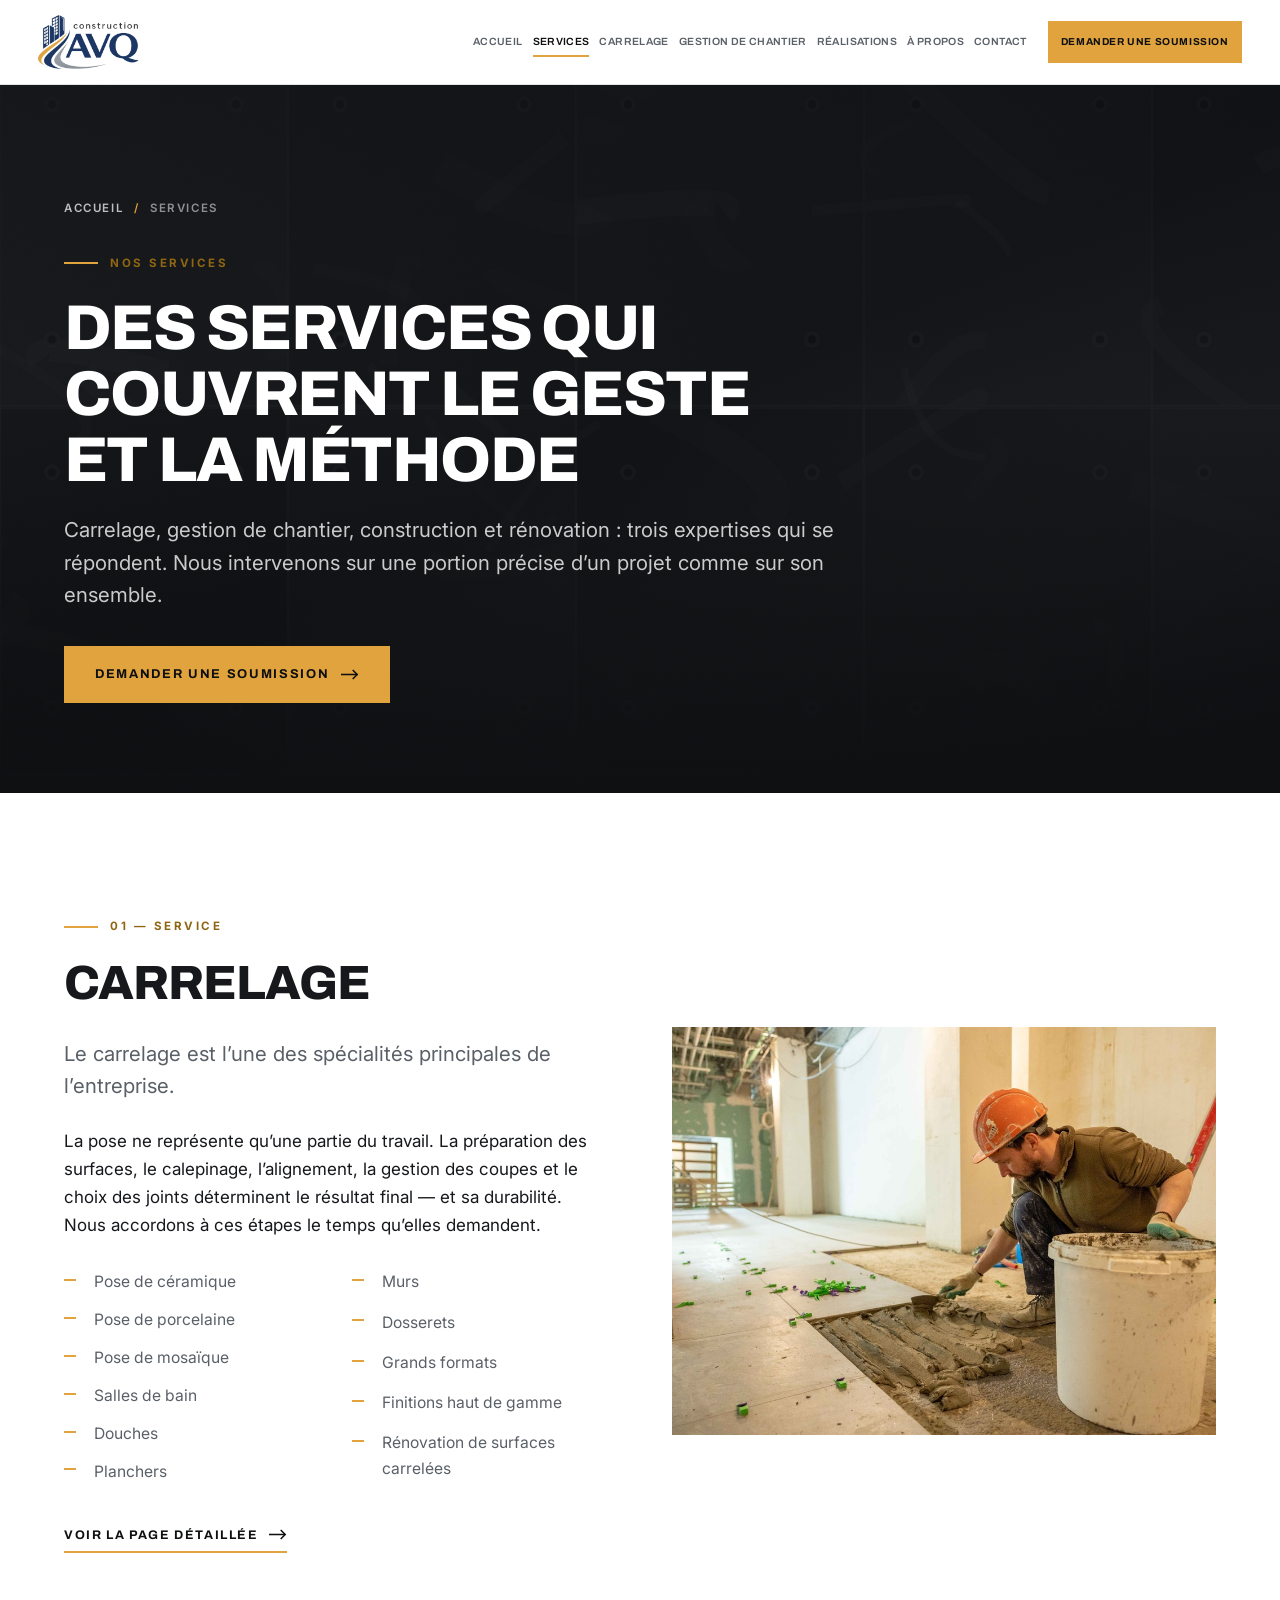
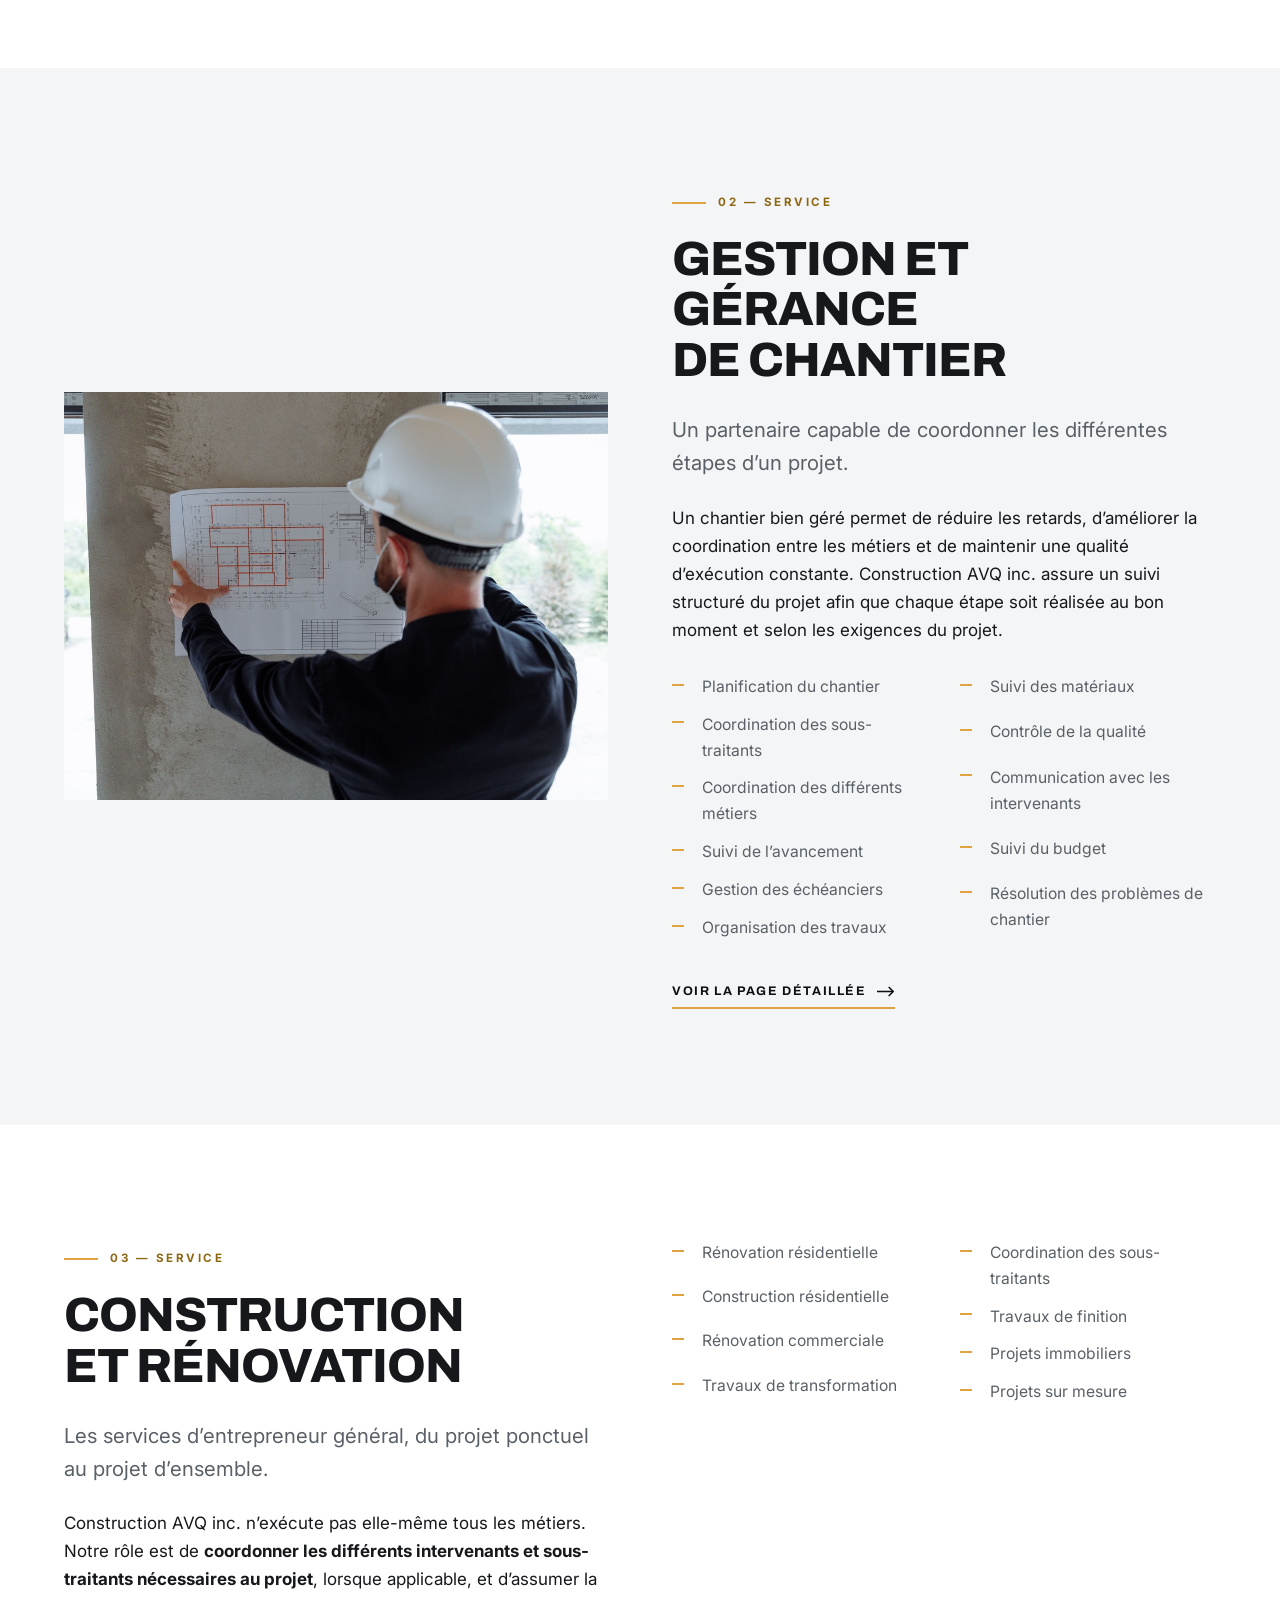
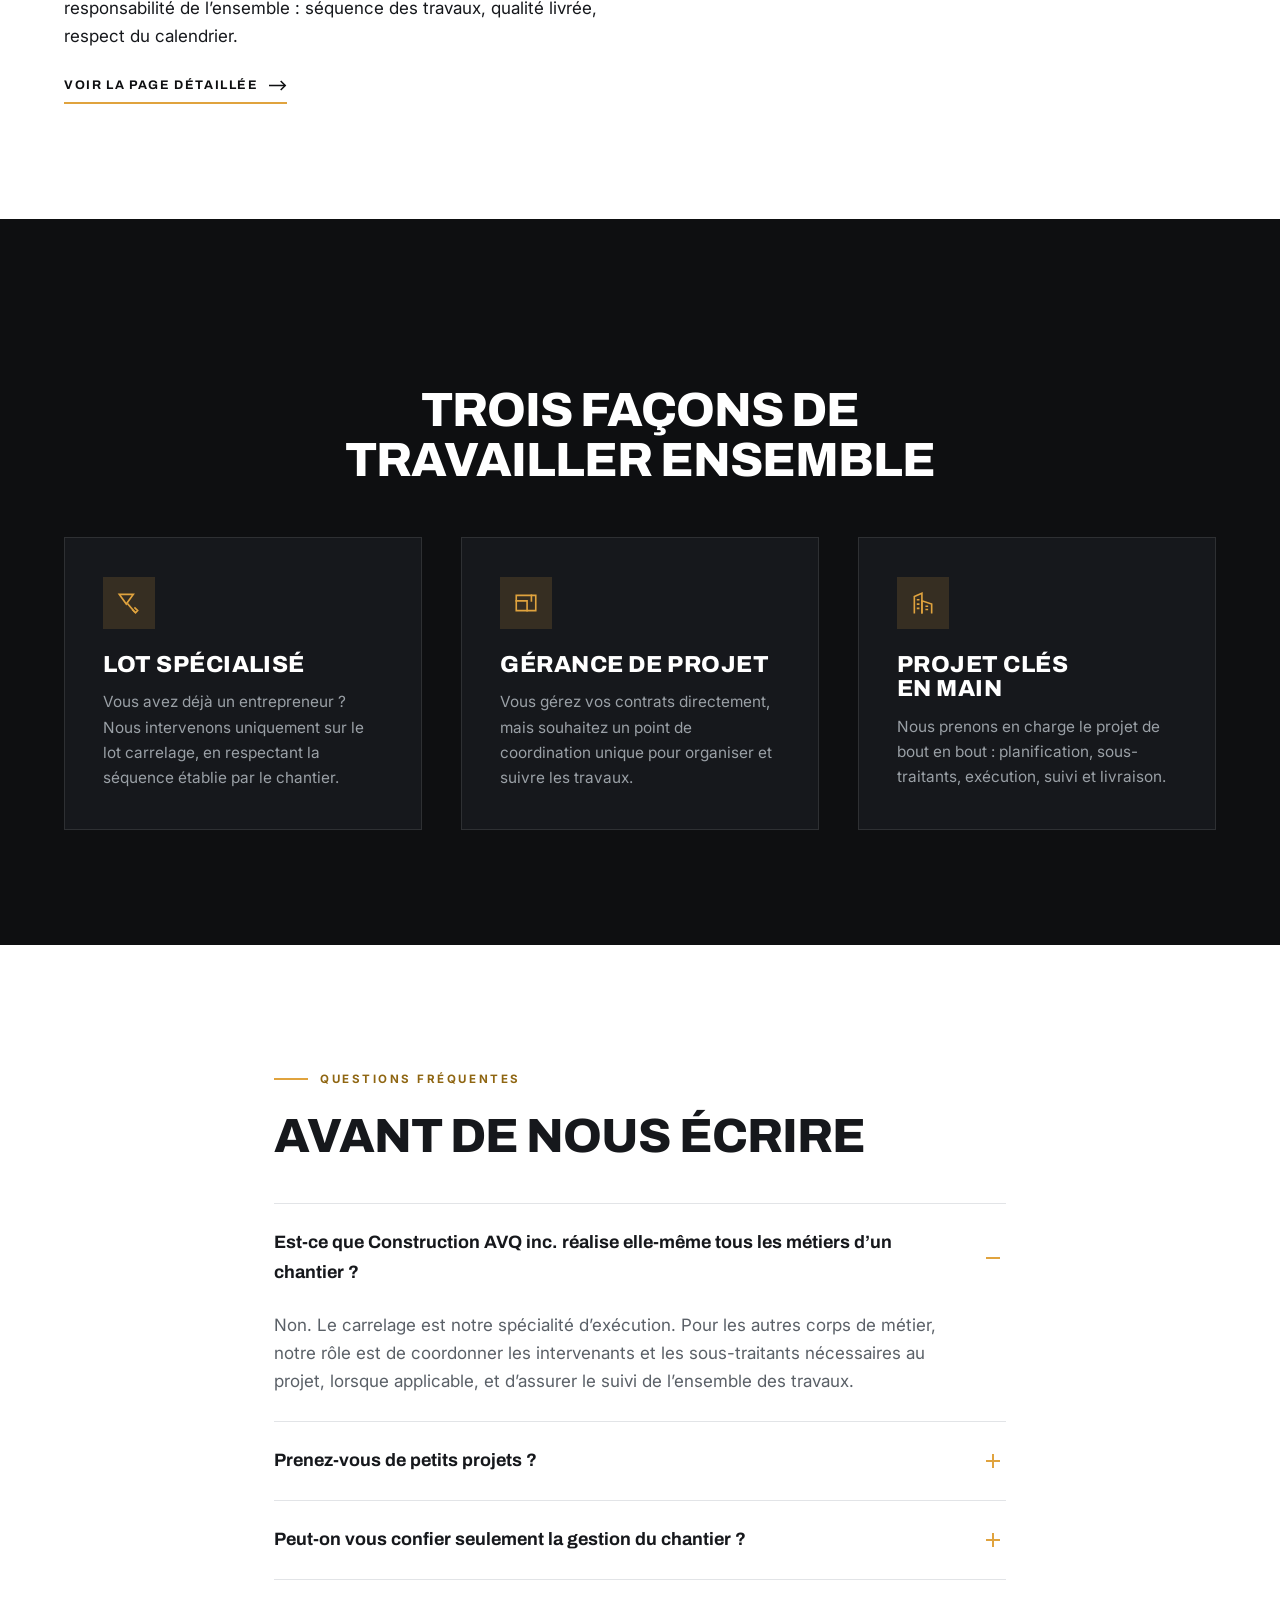
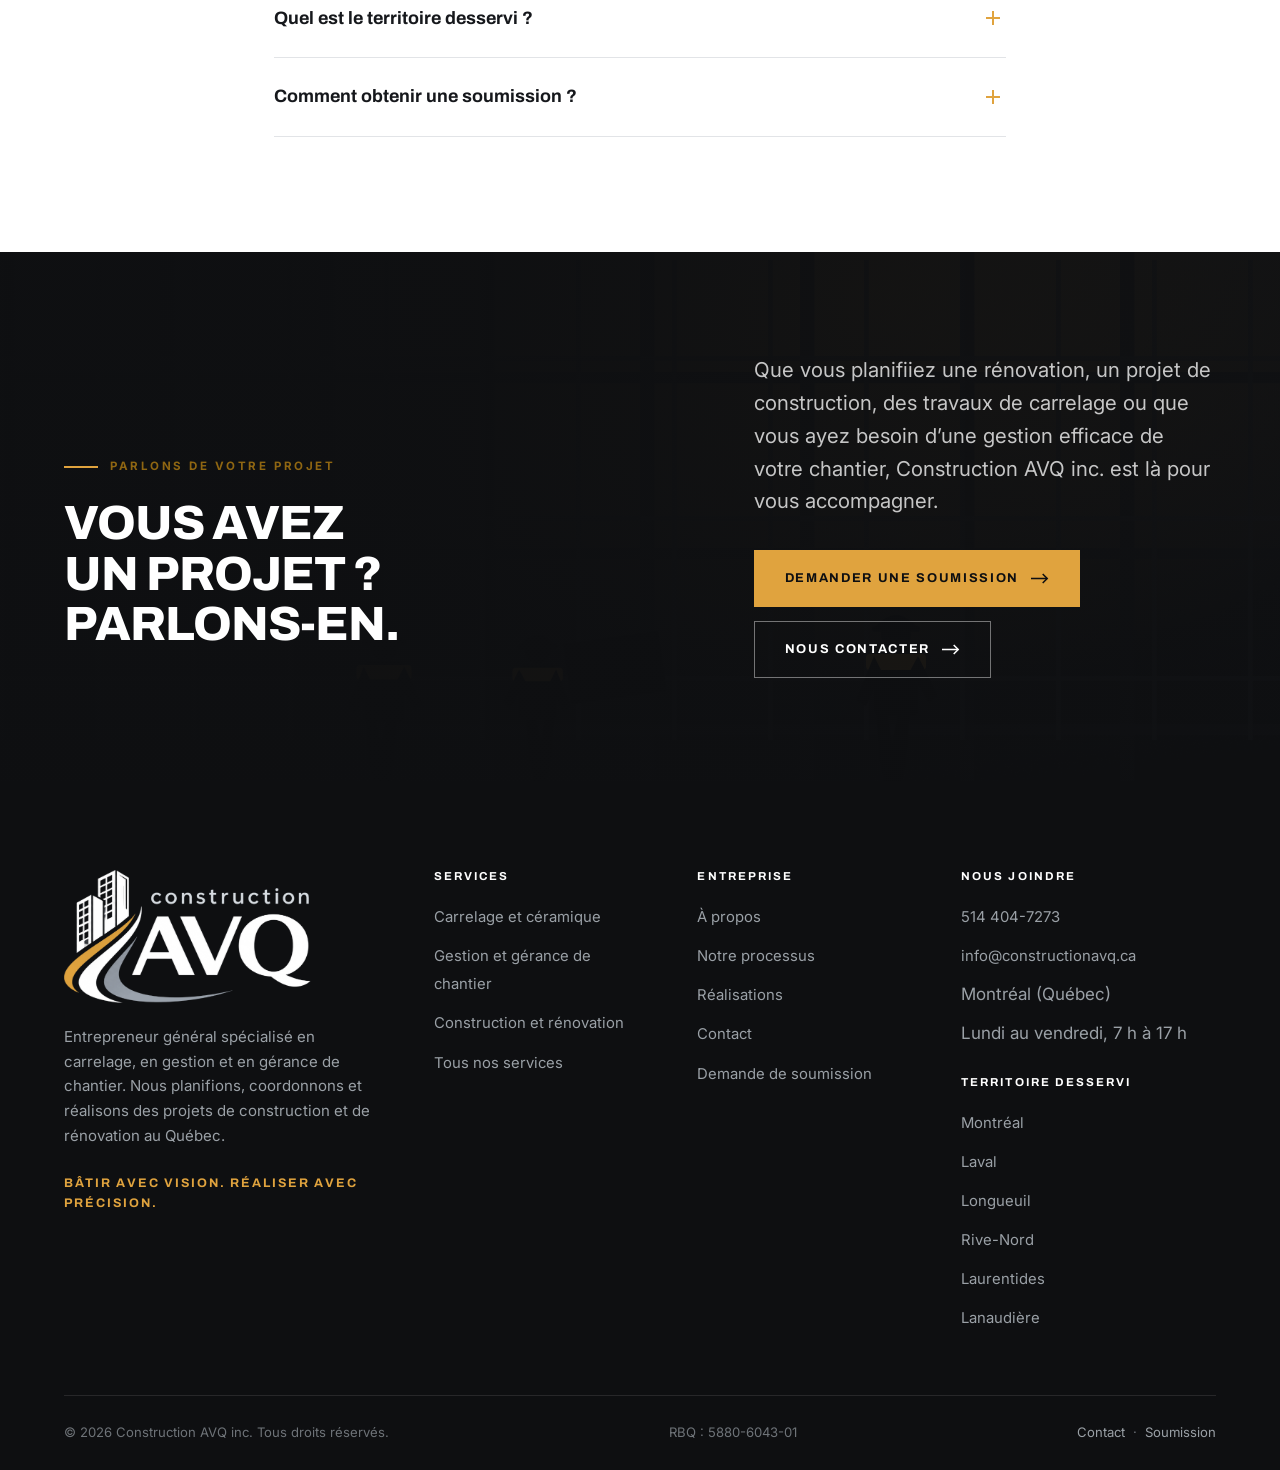
<file: services.html>
<!DOCTYPE html>
<html lang="fr-CA">
<head>
<meta charset="utf-8">
<meta name="viewport" content="width=device-width, initial-scale=1">
<title>Services de construction et de carrelage | Construction AVQ</title>
<meta name="description" content="Carrelage et pose de céramique, gestion et gérance de chantier, construction et rénovation résidentielle et commerciale à Montréal et au Québec.">
<meta name="keywords" content="services entrepreneur général, carrelage Montréal, gestion de chantier Montréal, rénovation commerciale, construction résidentielle Québec">
<link rel="canonical" href="https://constructionavq.ca/services.html">
<meta name="author" content="Construction AVQ inc.">
<meta name="robots" content="index, follow, max-image-preview:large">
<meta name="theme-color" content="#0E0F11">
<meta name="geo.region" content="CA-QC">
<meta name="geo.placename" content="Montréal, Québec">

<meta property="og:type" content="website">
<meta property="og:locale" content="fr_CA">
<meta property="og:site_name" content="Construction AVQ inc.">
<meta property="og:title" content="Services de construction et de carrelage | Construction AVQ">
<meta property="og:description" content="Carrelage et pose de céramique, gestion et gérance de chantier, construction et rénovation résidentielle et commerciale à Montréal et au Québec.">
<meta property="og:url" content="https://constructionavq.ca/services.html">
<meta property="og:image" content="https://constructionavq.ca/assets/img/og-image.png">
<meta property="og:image:width" content="1200">
<meta property="og:image:height" content="630">
<meta property="og:image:alt" content="Construction AVQ — Bâtir avec vision. Réaliser avec précision.">
<meta name="twitter:card" content="summary_large_image">
<meta name="twitter:title" content="Services de construction et de carrelage | Construction AVQ">
<meta name="twitter:description" content="Carrelage et pose de céramique, gestion et gérance de chantier, construction et rénovation résidentielle et commerciale à Montréal et au Québec.">
<meta name="twitter:image" content="https://constructionavq.ca/assets/img/og-image.png">

<link rel="icon" href="assets/img/favicon.png" sizes="32x32" type="image/png">
<link rel="icon" href="assets/img/icone-512.png" sizes="512x512" type="image/png">
<link rel="apple-touch-icon" href="assets/img/icone-180.png">
<link rel="manifest" href="site.webmanifest">
<link rel="preconnect" href="https://fonts.googleapis.com">
<link rel="preconnect" href="https://fonts.gstatic.com" crossorigin>
<link rel="stylesheet" href="https://fonts.googleapis.com/css2?family=Archivo:wght@500;600;700;800&family=Inter:wght@400;500;600;700&display=swap" media="print" onload="this.media='all'">
<noscript><link rel="stylesheet" href="https://fonts.googleapis.com/css2?family=Archivo:wght@500;600;700;800&family=Inter:wght@400;500;600;700&display=swap"></noscript>
<link rel="stylesheet" href="assets/css/style.css">
<noscript><style>
  /* Sans JavaScript : tout le contenu reste visible et la navigation reste utilisable. */
  .reveal { opacity: 1; transform: none; }
  .barre-mobile { transform: none; }
  .marquee__piste { animation: none; }
  .entete { position: static; background: var(--noir); }
  .burger { display: none; }
  body { padding-top: 0; }
  @media (max-width: 1180px) {
    .menu-mobile { position: static; opacity: 1; visibility: visible; transform: none;
                   padding: 4px var(--gouttiere) 30px; }
  }
</style></noscript>
<script type="application/ld+json">{"@context":"https://schema.org","@type":"BreadcrumbList","itemListElement":[{"@type":"ListItem","position":1,"name":"Accueil","item":"https://constructionavq.ca/"},{"@type":"ListItem","position":2,"name":"Services","item":"https://constructionavq.ca/services.html"}]}</script>
<script type="application/ld+json">{"@context":"https://schema.org","@type":"Service","serviceType":"Carrelage et pose de céramique","name":"Carrelage et pose de céramique","description":"Pose de céramique, porcelaine et mosaïque : salles de bain, douches, planchers, murs et dosserets.","provider":{"@id":"https://constructionavq.ca/#entreprise"},"areaServed":[{"@type":"City","name":"Montréal"},{"@type":"City","name":"Laval"},{"@type":"City","name":"Longueuil"},{"@type":"City","name":"Rive-Nord"},{"@type":"City","name":"Laurentides"},{"@type":"City","name":"Lanaudière"},{"@type":"City","name":"Estrie"}],"url":"https://constructionavq.ca/carrelage.html"}</script>
<script type="application/ld+json">{"@context":"https://schema.org","@type":"Service","serviceType":"Gestion et gérance de chantier","name":"Gestion et gérance de chantier","description":"Planification, coordination des sous-traitants, suivi des échéanciers et contrôle de la qualité.","provider":{"@id":"https://constructionavq.ca/#entreprise"},"areaServed":[{"@type":"City","name":"Montréal"},{"@type":"City","name":"Laval"},{"@type":"City","name":"Longueuil"},{"@type":"City","name":"Rive-Nord"},{"@type":"City","name":"Laurentides"},{"@type":"City","name":"Lanaudière"},{"@type":"City","name":"Estrie"}],"url":"https://constructionavq.ca/gestion-de-chantier.html"}</script>
<script type="application/ld+json">{"@context":"https://schema.org","@type":"Service","serviceType":"Construction et rénovation","name":"Construction et rénovation","description":"Rénovation et construction résidentielle et commerciale, coordination des intervenants.","provider":{"@id":"https://constructionavq.ca/#entreprise"},"areaServed":[{"@type":"City","name":"Montréal"},{"@type":"City","name":"Laval"},{"@type":"City","name":"Longueuil"},{"@type":"City","name":"Rive-Nord"},{"@type":"City","name":"Laurentides"},{"@type":"City","name":"Lanaudière"},{"@type":"City","name":"Estrie"}],"url":"https://constructionavq.ca/construction-renovation.html"}</script>
<script type="application/ld+json">{"@context":"https://schema.org","@type":"FAQPage","mainEntity":[{"@type":"Question","name":"Est-ce que Construction AVQ inc. réalise elle-même tous les métiers d’un chantier&nbsp;?","acceptedAnswer":{"@type":"Answer","text":"Non. Le carrelage est notre spécialité d’exécution. Pour les autres corps de métier, notre rôle est de coordonner les intervenants et les sous-traitants nécessaires au projet, lorsque applicable, et d’assurer le suivi de l’ensemble des travaux."}},{"@type":"Question","name":"Prenez-vous de petits projets&nbsp;?","acceptedAnswer":{"@type":"Answer","text":"Oui. Nous intervenons sur des projets de petite, moyenne et grande envergure. Une salle de bain, un dosseret ou un plancher sont des mandats que nous traitons avec la même méthode qu’un projet plus large."}},{"@type":"Question","name":"Peut-on vous confier seulement la gestion du chantier&nbsp;?","acceptedAnswer":{"@type":"Answer","text":"Oui. Certains clients ont déjà leurs sous-traitants et souhaitent uniquement un point de coordination pour organiser la séquence des travaux, suivre l’avancement et faire le lien entre les intervenants."}},{"@type":"Question","name":"Quel est le territoire desservi&nbsp;?","acceptedAnswer":{"@type":"Answer","text":"Nous travaillons principalement dans le Grand Montréal et les régions avoisinantes : Montréal, Laval, Longueuil, la Rive-Nord, les Laurentides, Lanaudière et l’Estrie. Pour un projet ailleurs au Québec, écrivez-nous."}},{"@type":"Question","name":"Comment obtenir une soumission&nbsp;?","acceptedAnswer":{"@type":"Answer","text":"Remplissez le formulaire de demande de soumission en décrivant le projet, l’adresse, l’échéancier souhaité et le budget approximatif. Vous pouvez joindre des photos ou des plans. Nous revenons vers vous pour préciser les besoins avant de produire une estimation."}}]}</script>
</head>
<body>
<a class="skip" href="#contenu">Aller au contenu principal</a>
<header class="entete">
  <div class="wrap entete__inner">
    <a class="logo" href="index.html" aria-label="Construction AVQ inc. — accueil">
      <img class="logo__image" src="assets/img/logo-avq.png"
           alt="Construction AVQ" width="700" height="371" fetchpriority="high">
    </a>
    <nav class="nav" aria-label="Navigation principale"><a href="index.html">Accueil</a><a href="services.html" aria-current="page">Services</a><a href="carrelage.html">Carrelage</a><a href="gestion-de-chantier.html">Gestion de chantier</a><a href="realisations.html">Réalisations</a><a href="a-propos.html">À propos</a><a href="contact.html">Contact</a></nav>
    <a class="btn btn-nav" href="soumission.html">Demander une soumission</a>
    <button class="burger" type="button" aria-expanded="false" aria-controls="menu-mobile" aria-label="Ouvrir le menu">
      <span></span><span></span><span></span>
    </button>
  </div>
</header>
<div class="menu-mobile" id="menu-mobile">
  <a class="m-lien" href="index.html">Accueil<span>01</span></a><a class="m-lien" href="services.html" aria-current="page">Services<span>02</span></a><a class="m-lien" href="carrelage.html">Carrelage<span>03</span></a><a class="m-lien" href="gestion-de-chantier.html">Gestion de chantier<span>04</span></a><a class="m-lien" href="realisations.html">Réalisations<span>05</span></a><a class="m-lien" href="a-propos.html">À propos<span>06</span></a><a class="m-lien" href="contact.html">Contact<span>07</span></a>
  <a class="btn" href="soumission.html">Demander une soumission<svg class="fl" viewBox="0 0 20 12" width="18" height="11" fill="none" stroke="currentColor" stroke-width="1.7" aria-hidden="true"><path d="M0 6h18"/><path d="m13 1 5 5-5 5"/></svg></a>
  <div class="menu-mobile__coord">
    <p>Une question&nbsp;? <a href="tel:+15144047273">514 404-7273</a><br>
    <a class="courriel" href="mailto:info@constructionavq.ca?subject=Question%20%E2%80%94%20Construction%20AVQ%20inc.">info@<wbr>constructionavq.ca</a></p>
  </div>
</div>
<main id="contenu">
<section class="pagehero">
  <div class="pagehero__media"><img src="assets/img/beton-texture.svg" alt="" width="1600" height="1000" loading="eager" fetchpriority="high"></div>
  <div class="wrap">
    <nav class="ariane" aria-label="Fil d'Ariane"><a href="index.html">Accueil</a><span aria-hidden="true">/</span><span>Services</span></nav>
    <p class="eyebrow">Nos services</p>
    <h1>Des services qui couvrent le geste et la méthode</h1>
    <p class="lead">Carrelage, gestion de chantier, construction et rénovation&nbsp;: trois expertises qui se répondent. Nous intervenons sur une portion précise d’un projet comme sur son ensemble.</p>
    <div class="btn-groupe" style="margin-top:34px"><a class="btn" href="soumission.html">Demander une soumission<svg class="fl" viewBox="0 0 20 12" width="18" height="11" fill="none" stroke="currentColor" stroke-width="1.7" aria-hidden="true"><path d="M0 6h18"/><path d="m13 1 5 5-5 5"/></svg></a></div>
  </div>
</section><section class="section">
  <div class="wrap">
    <div class="duo">
      <div class="reveal">
        <p class="eyebrow">01 — Service</p>
        <h2>Carrelage</h2>
        <p class="lead" style="margin-bottom:24px">Le carrelage est l’une des spécialités principales de l’entreprise.</p>
        <p>La pose ne représente qu’une partie du travail. La préparation des surfaces, le calepinage, l’alignement, la gestion des coupes et le choix des joints déterminent le résultat final — et sa durabilité. Nous accordons à ces étapes le temps qu’elles demandent.</p>
        <div class="grille grille--2" style="gap:12px 32px; margin:30px 0 34px"><ul class="liste"><li>Pose de céramique</li><li>Pose de porcelaine</li><li>Pose de mosaïque</li><li>Salles de bain</li><li>Douches</li><li>Planchers</li></ul><ul class="liste"><li>Murs</li><li>Dosserets</li><li>Grands formats</li><li>Finitions haut de gamme</li><li>Rénovation de surfaces carrelées</li></ul></div>
        <a class="lien-fleche" href="carrelage.html">Voir la page détaillée<svg class="fl" viewBox="0 0 20 12" width="18" height="11" fill="none" stroke="currentColor" stroke-width="1.7" aria-hidden="true"><path d="M0 6h18"/><path d="m13 1 5 5-5 5"/></svg></a>
      </div>
      <div class="duo__media reveal" data-delai="1">
        <img src="assets/img/carrelage-pose-grand-format.jpeg" alt="Carreleur étalant la colle au peigne avant la pose d’un carreau grand format" width="1600" height="1000" loading="lazy">
      </div>
    </div>
  </div>
</section><section class="section section--gris">
  <div class="wrap">
    <div class="duo duo--inverse">
      <div class="reveal">
        <p class="eyebrow">02 — Service</p>
        <h2>Gestion et gérance de chantier</h2>
        <p class="lead" style="margin-bottom:24px">Un partenaire capable de coordonner les différentes étapes d’un projet.</p>
        <p>Un chantier bien géré permet de réduire les retards, d’améliorer la coordination entre les métiers et de maintenir une qualité d’exécution constante. Construction AVQ inc. assure un suivi structuré du projet afin que chaque étape soit réalisée au bon moment et selon les exigences du projet.</p>
        <div class="grille grille--2" style="gap:12px 32px; margin:30px 0 34px"><ul class="liste"><li>Planification du chantier</li><li>Coordination des sous-traitants</li><li>Coordination des différents métiers</li><li>Suivi de l’avancement</li><li>Gestion des échéanciers</li><li>Organisation des travaux</li></ul><ul class="liste"><li>Suivi des matériaux</li><li>Contrôle de la qualité</li><li>Communication avec les intervenants</li><li>Suivi du budget</li><li>Résolution des problèmes de chantier</li></ul></div>
        <a class="lien-fleche" href="gestion-de-chantier.html">Voir la page détaillée<svg class="fl" viewBox="0 0 20 12" width="18" height="11" fill="none" stroke="currentColor" stroke-width="1.7" aria-hidden="true"><path d="M0 6h18"/><path d="m13 1 5 5-5 5"/></svg></a>
      </div>
      <div class="duo__media reveal" data-delai="1">
        <img src="assets/img/chantier-lecture-plans.jpeg" alt="Chargé de projet vérifiant les plans d’exécution sur un chantier" width="1600" height="1000" loading="lazy">
      </div>
    </div>
  </div>
</section><section class="section">
  <div class="wrap">
    <div class="duo" style="align-items:start">
      <div class="reveal">
        <p class="eyebrow">03 — Service</p>
        <h2>Construction et rénovation</h2>
        <p class="lead" style="margin-bottom:24px">Les services d’entrepreneur général, du projet ponctuel au projet d’ensemble.</p>
        <p>Construction AVQ inc. n’exécute pas elle-même tous les métiers. Notre rôle est de <strong>coordonner les différents intervenants et sous-traitants nécessaires au projet</strong>, lorsque applicable, et d’assumer la responsabilité de l’ensemble&nbsp;: séquence des travaux, qualité livrée, respect du calendrier.</p>
        <a class="lien-fleche" href="construction-renovation.html">Voir la page détaillée<svg class="fl" viewBox="0 0 20 12" width="18" height="11" fill="none" stroke="currentColor" stroke-width="1.7" aria-hidden="true"><path d="M0 6h18"/><path d="m13 1 5 5-5 5"/></svg></a>
      </div>
      <div class="reveal" data-delai="1">
        <div class="grille grille--2" style="gap:12px 32px"><ul class="liste"><li>Rénovation résidentielle</li><li>Construction résidentielle</li><li>Rénovation commerciale</li><li>Travaux de transformation</li></ul><ul class="liste"><li>Coordination des sous-traitants</li><li>Travaux de finition</li><li>Projets immobiliers</li><li>Projets sur mesure</li></ul></div>
      </div>
    </div>
  </div>
</section>
<section class="section section--sombre">
  <div class="wrap wrap--etroit center">
    <p class="eyebrow reveal">Comment nous intervenons</p>
    <h2 class="reveal">Trois façons de travailler ensemble</h2>
  </div>
  <div class="wrap" style="margin-top:52px">
    <div class="grille grille--3 grille--espacee">
      <article class="carte reveal"><div class="carte__ico"><svg viewBox="0 0 24 24" fill="none" stroke="currentColor" stroke-width="1.5" stroke-linecap="square" stroke-linejoin="miter" aria-hidden="true" focusable="false" width="26" height="26"><path d="M3 4h13l-6.5 9L3 4Z"/><path d="M11 13l6 7"/><path d="M15.5 18.5l2.5 2.5 2-2-2.5-2.5"/></svg></div><h3>Lot spécialisé</h3><p>Vous avez déjà un entrepreneur&nbsp;? Nous intervenons uniquement sur le lot carrelage, en respectant la séquence établie par le chantier.</p></article>
      <article class="carte reveal" data-delai="1"><div class="carte__ico"><svg viewBox="0 0 24 24" fill="none" stroke="currentColor" stroke-width="1.5" stroke-linecap="square" stroke-linejoin="miter" aria-hidden="true" focusable="false" width="26" height="26"><path d="M3 5h18v14H3z"/><path d="M3 10h10M13 10v9M17 5v5"/></svg></div><h3>Gérance de projet</h3><p>Vous gérez vos contrats directement, mais souhaitez un point de coordination unique pour organiser et suivre les travaux.</p></article>
      <article class="carte reveal" data-delai="2"><div class="carte__ico"><svg viewBox="0 0 24 24" fill="none" stroke="currentColor" stroke-width="1.5" stroke-linecap="square" stroke-linejoin="miter" aria-hidden="true" focusable="false" width="26" height="26"><path d="M4 21V6l7-3v18"/><path d="M11 21V10l9 3v8"/><path d="M7 9h1M7 13h1M7 17h1M15 15h1M15 18h1"/></svg></div><h3>Projet clés en main</h3><p>Nous prenons en charge le projet de bout en bout&nbsp;: planification, sous-traitants, exécution, suivi et livraison.</p></article>
    </div>
  </div>
</section>

<section class="section">
  <div class="wrap wrap--etroit">
    <p class="eyebrow reveal">Questions fréquentes</p>
    <h2 class="reveal" style="margin-bottom:42px">Avant de nous écrire</h2>
    <div class="faq reveal"><details open><summary>Est-ce que Construction AVQ inc. réalise elle-même tous les métiers d’un chantier&nbsp;?</summary><div>Non. Le carrelage est notre spécialité d’exécution. Pour les autres corps de métier, notre rôle est de coordonner les intervenants et les sous-traitants nécessaires au projet, lorsque applicable, et d’assurer le suivi de l’ensemble des travaux.</div></details><details><summary>Prenez-vous de petits projets&nbsp;?</summary><div>Oui. Nous intervenons sur des projets de petite, moyenne et grande envergure. Une salle de bain, un dosseret ou un plancher sont des mandats que nous traitons avec la même méthode qu’un projet plus large.</div></details><details><summary>Peut-on vous confier seulement la gestion du chantier&nbsp;?</summary><div>Oui. Certains clients ont déjà leurs sous-traitants et souhaitent uniquement un point de coordination pour organiser la séquence des travaux, suivre l’avancement et faire le lien entre les intervenants.</div></details><details><summary>Quel est le territoire desservi&nbsp;?</summary><div>Nous travaillons principalement dans le Grand Montréal et les régions avoisinantes : Montréal, Laval, Longueuil, la Rive-Nord, les Laurentides, Lanaudière et l’Estrie. Pour un projet ailleurs au Québec, écrivez-nous.</div></details><details><summary>Comment obtenir une soumission&nbsp;?</summary><div>Remplissez le formulaire de demande de soumission en décrivant le projet, l’adresse, l’échéancier souhaité et le budget approximatif. Vous pouvez joindre des photos ou des plans. Nous revenons vers vous pour préciser les besoins avant de produire une estimation.</div></details></div>
  </div>
</section>
<section class="cta">
  <div class="cta__media"><img src="assets/img/equipe-chantier.svg" alt="" loading="lazy" width="1600" height="900"></div>
  <div class="wrap">
    <div class="cta__inner">
      <div class="reveal">
        <p class="eyebrow">Parlons de votre projet</p>
        <h2>Vous avez un projet&nbsp;? Parlons-en.</h2>
      </div>
      <div class="reveal" data-delai="1">
        <p class="lead" style="margin-bottom:32px">Que vous planifiiez une rénovation, un projet de construction, des travaux de carrelage ou que vous ayez besoin d’une gestion efficace de votre chantier, Construction AVQ inc. est là pour vous accompagner.</p>
        <div class="btn-groupe"><a class="btn" href="soumission.html">Demander une soumission<svg class="fl" viewBox="0 0 20 12" width="18" height="11" fill="none" stroke="currentColor" stroke-width="1.7" aria-hidden="true"><path d="M0 6h18"/><path d="m13 1 5 5-5 5"/></svg></a><a class="btn btn--clair" href="contact.html">Nous contacter<svg class="fl" viewBox="0 0 20 12" width="18" height="11" fill="none" stroke="currentColor" stroke-width="1.7" aria-hidden="true"><path d="M0 6h18"/><path d="m13 1 5 5-5 5"/></svg></a></div>
      </div>
    </div>
  </div>
</section>
</main>
<footer class="pied">
  <div class="wrap">
    <div class="pied__haut">
      <div>
        <a class="logo logo--pied" href="index.html" aria-label="Construction AVQ inc. — accueil">
          <img class="logo__image" src="assets/img/logo-avq-clair.png"
               alt="Construction AVQ inc." width="700" height="371" loading="lazy">
        </a>
        <p class="pied__desc">Entrepreneur général spécialisé en carrelage, en gestion et en gérance de chantier. Nous planifions, coordonnons et réalisons des projets de construction et de rénovation au Québec.</p>
        <p class="pied__slogan">Bâtir avec vision. Réaliser avec précision.</p>
      </div>
      <div>
        <h4>Services</h4>
        <ul><li><a href="carrelage.html">Carrelage et céramique</a></li><li><a href="gestion-de-chantier.html">Gestion et gérance de chantier</a></li><li><a href="construction-renovation.html">Construction et rénovation</a></li><li><a href="services.html">Tous nos services</a></li></ul>
      </div>
      <div>
        <h4>Entreprise</h4>
        <ul><li><a href="a-propos.html">À propos</a></li><li><a href="processus.html">Notre processus</a></li><li><a href="realisations.html">Réalisations</a></li><li><a href="contact.html">Contact</a></li><li><a href="soumission.html">Demande de soumission</a></li></ul>
      </div>
      <div>
        <h4>Nous joindre</h4>
        <ul>
          <li><a href="tel:+15144047273">514 404-7273</a></li>
          <li><a class="courriel" href="mailto:info@constructionavq.ca?subject=Demande%20d%E2%80%99information%20%E2%80%94%20Construction%20AVQ%20inc.">info@<wbr>constructionavq.ca</a></li>
          <li>Montréal (Québec)</li>
          <li>Lundi au vendredi, 7 h à 17 h</li>
        </ul>
        <h4 style="margin-top:28px">Territoire desservi</h4>
        <ul><li><a href="contact.html">Montréal</a></li><li><a href="contact.html">Laval</a></li><li><a href="contact.html">Longueuil</a></li><li><a href="contact.html">Rive-Nord</a></li><li><a href="contact.html">Laurentides</a></li><li><a href="contact.html">Lanaudière</a></li></ul>
      </div>
    </div>
    <div class="pied__bas">
      <span>&copy; <span data-annee>2026</span> Construction AVQ inc. Tous droits réservés.</span>
      <span>RBQ : 5880-6043-01</span>
      <span><a href="contact.html">Contact</a> &nbsp;·&nbsp; <a href="soumission.html">Soumission</a></span>
    </div>
  </div>
</footer>
<nav class="barre-mobile" aria-label="Actions rapides">
  <a href="tel:+15144047273">Appeler</a>
  <a class="principal" href="soumission.html">Soumission</a>
</nav>
<script src="assets/js/main.js" defer></script>
</body>
</html>
</file>
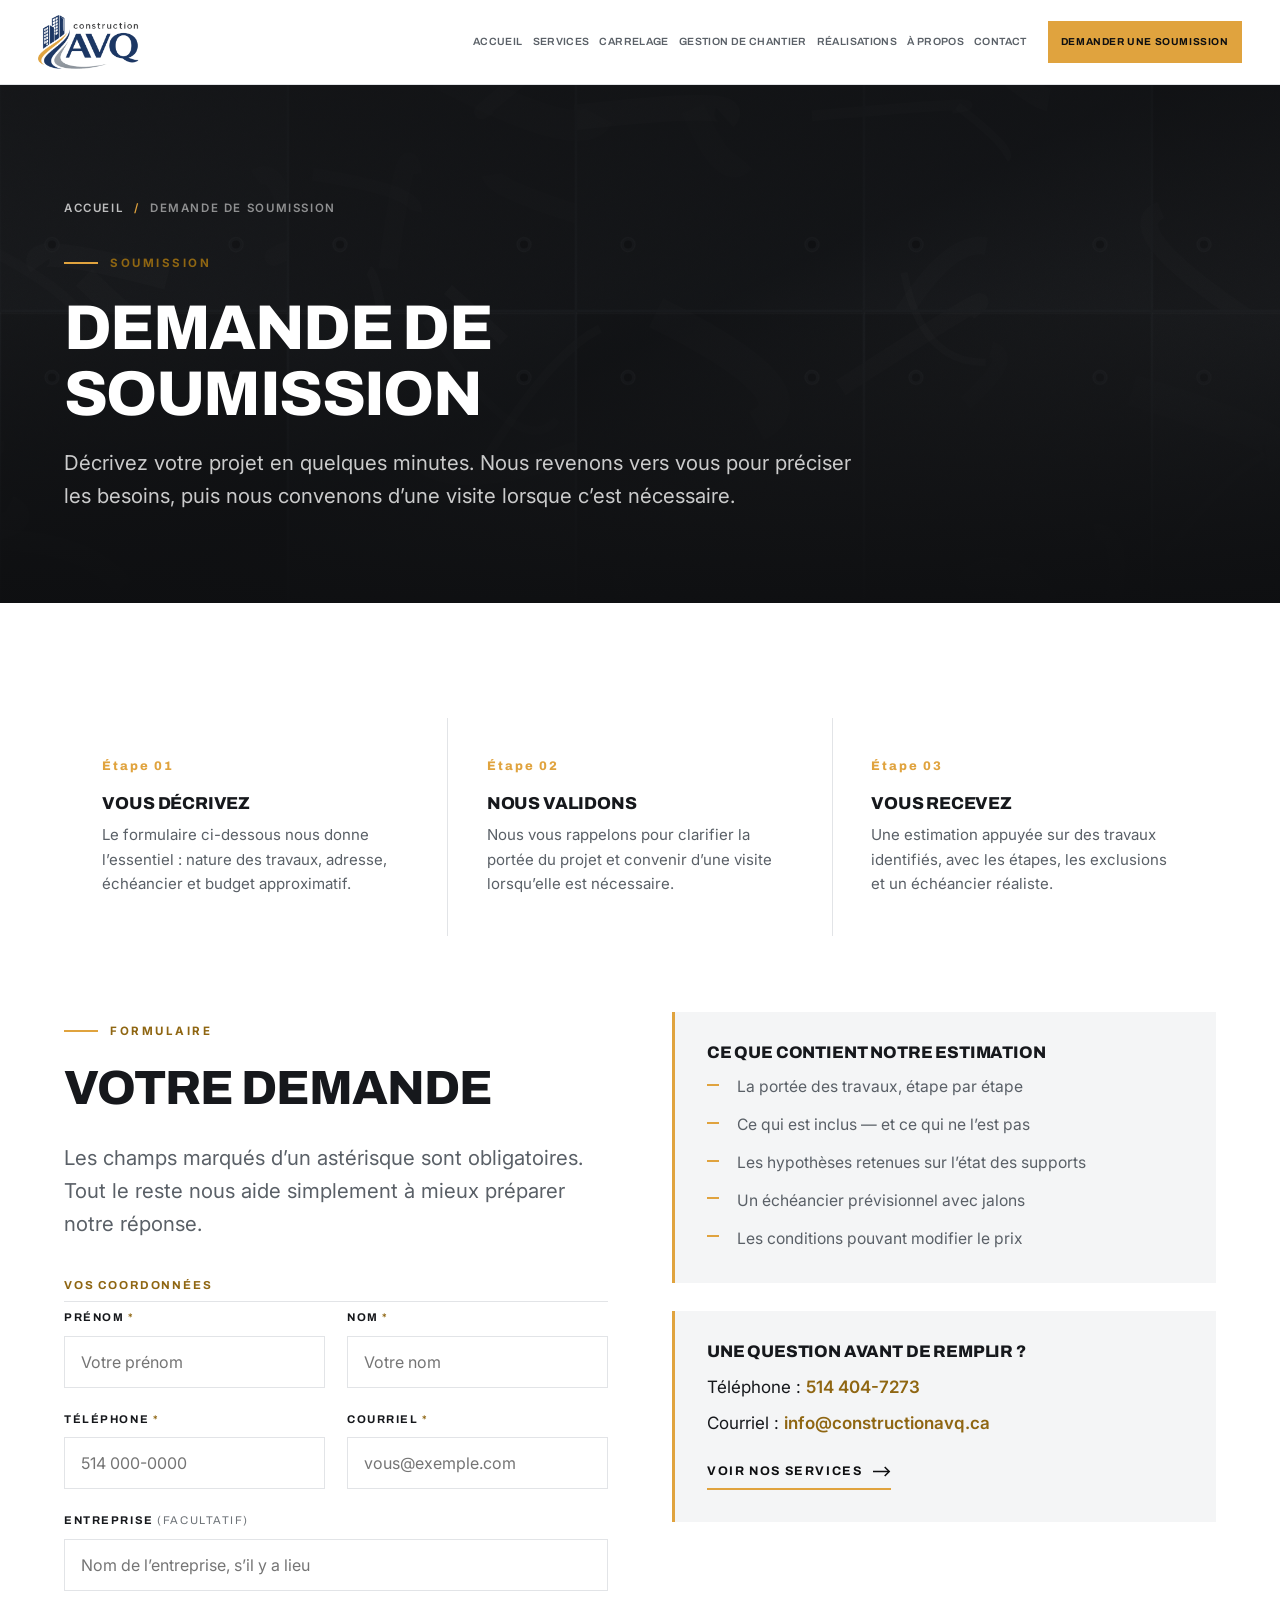
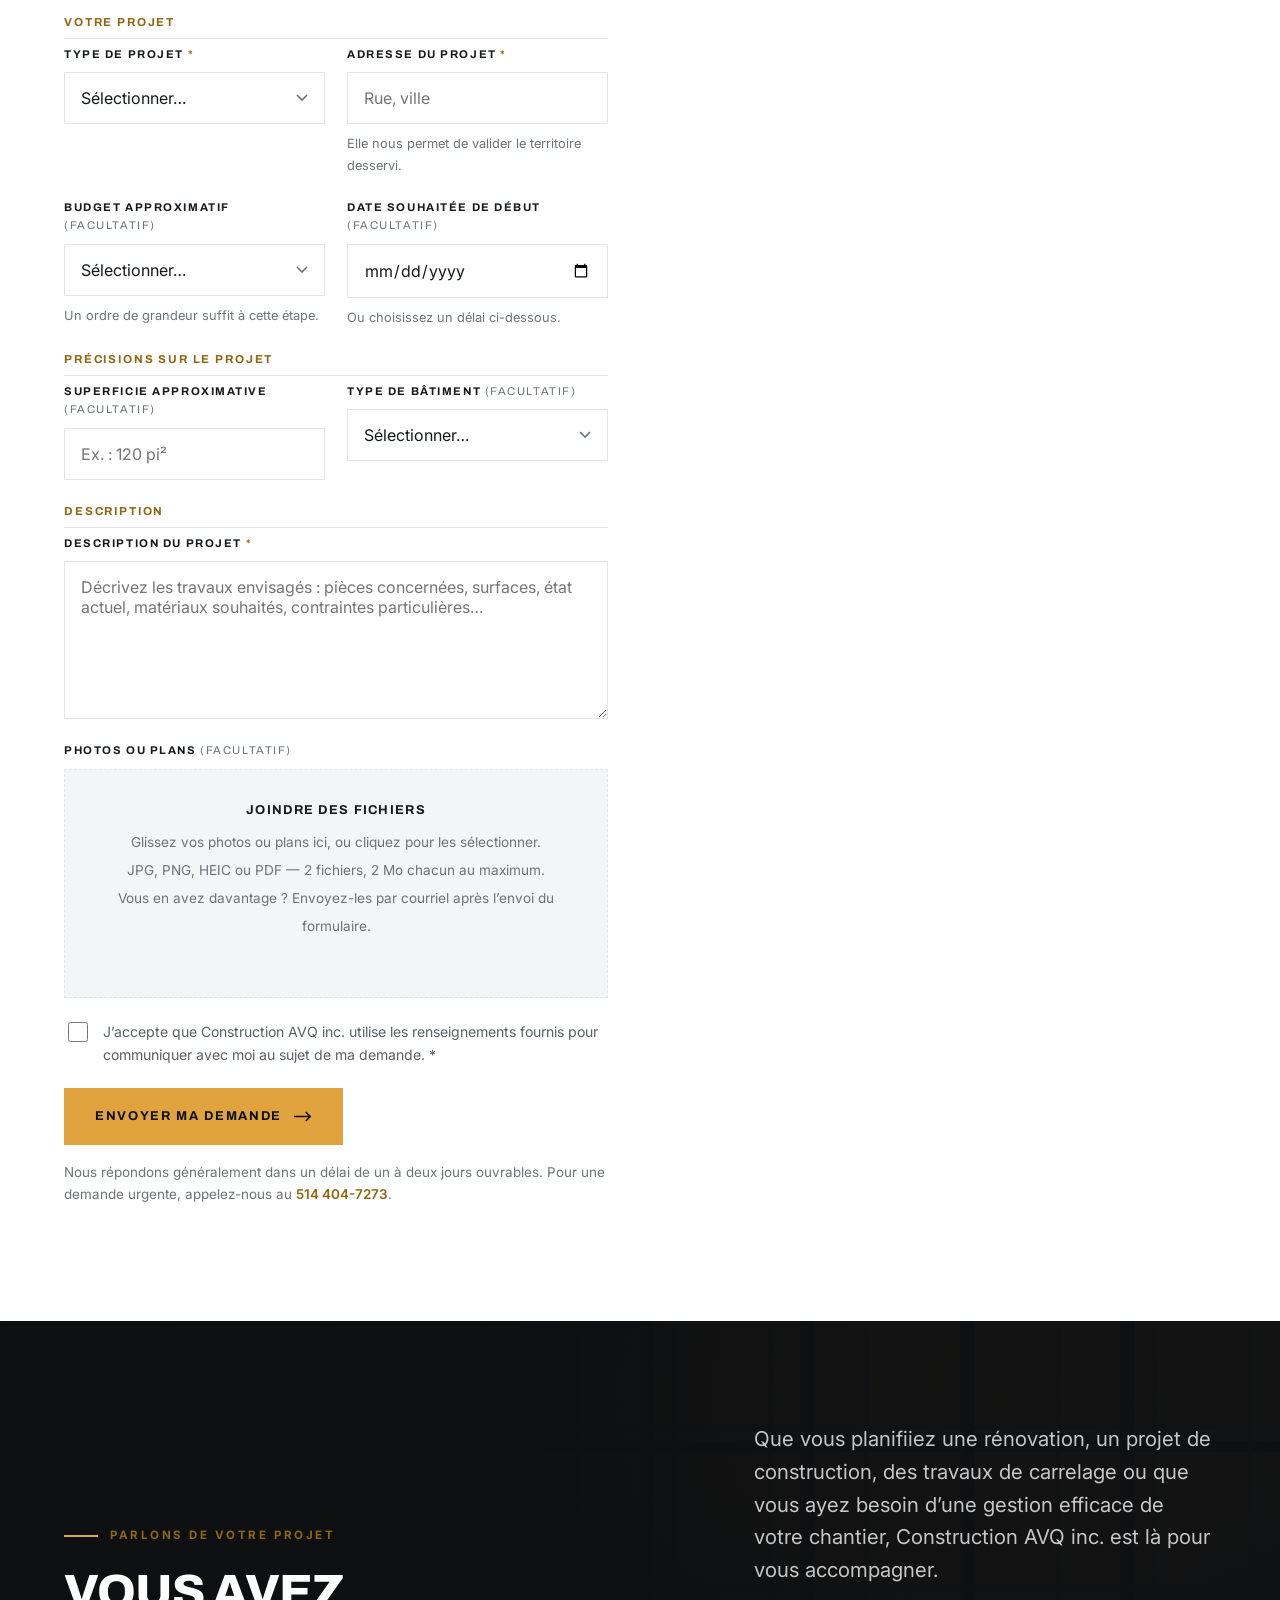
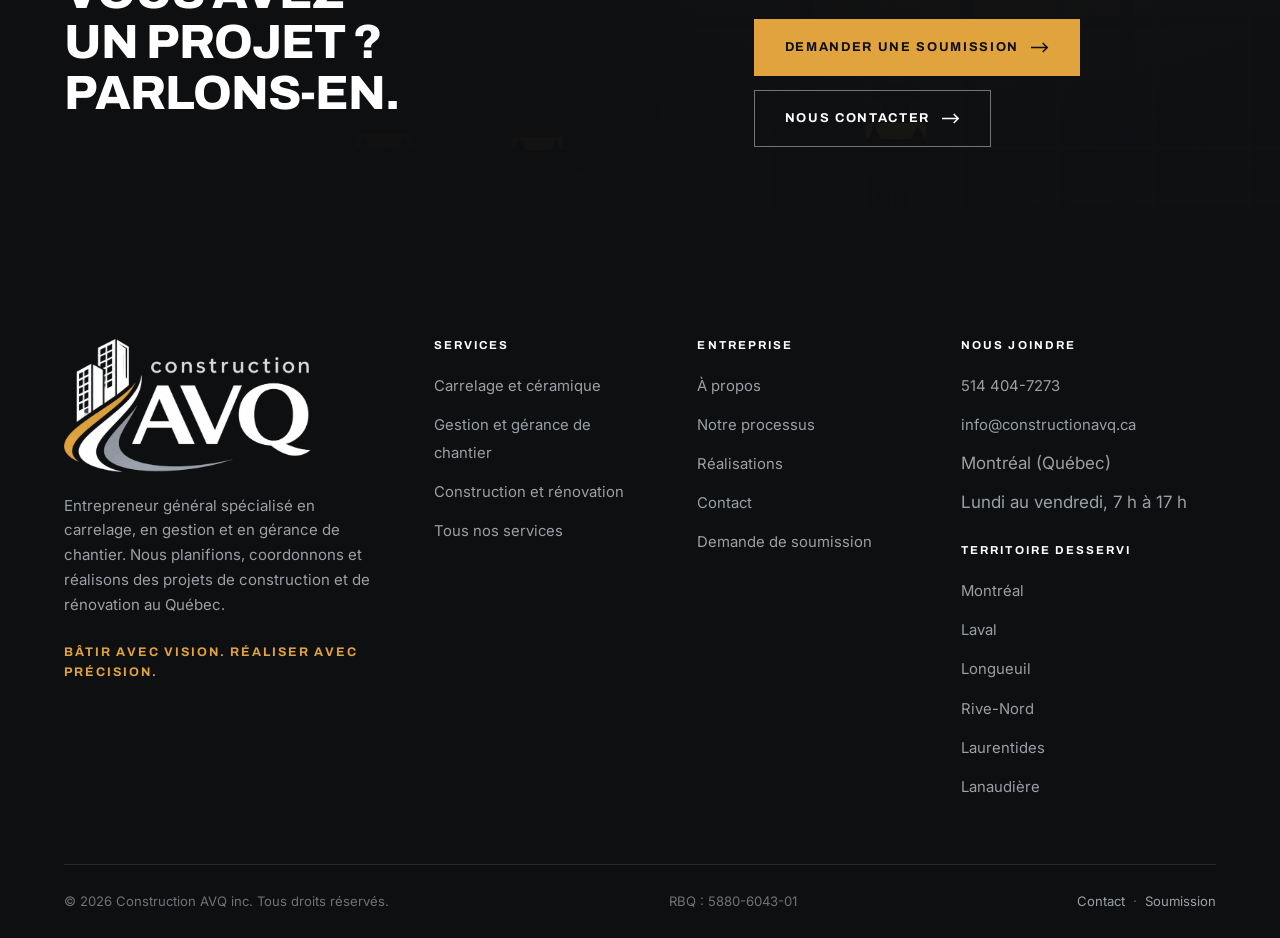
<file: soumission.html>
<!DOCTYPE html>
<html lang="fr-CA">
<head>
<meta charset="utf-8">
<meta name="viewport" content="width=device-width, initial-scale=1">
<title>Demande de soumission | Construction AVQ inc.</title>
<meta name="description" content="Demandez une soumission pour vos travaux de carrelage, de rénovation, de construction ou de gestion de chantier au Québec. Joignez vos photos et vos plans.">
<meta name="keywords" content="soumission entrepreneur Montréal, estimation rénovation, prix carrelage Montréal, soumission gestion de chantier">
<link rel="canonical" href="https://constructionavq.ca/soumission.html">
<meta name="author" content="Construction AVQ inc.">
<meta name="robots" content="index, follow, max-image-preview:large">
<meta name="theme-color" content="#0E0F11">
<meta name="geo.region" content="CA-QC">
<meta name="geo.placename" content="Montréal, Québec">

<meta property="og:type" content="website">
<meta property="og:locale" content="fr_CA">
<meta property="og:site_name" content="Construction AVQ inc.">
<meta property="og:title" content="Demande de soumission | Construction AVQ inc.">
<meta property="og:description" content="Demandez une soumission pour vos travaux de carrelage, de rénovation, de construction ou de gestion de chantier au Québec. Joignez vos photos et vos plans.">
<meta property="og:url" content="https://constructionavq.ca/soumission.html">
<meta property="og:image" content="https://constructionavq.ca/assets/img/og-image.png">
<meta property="og:image:width" content="1200">
<meta property="og:image:height" content="630">
<meta property="og:image:alt" content="Construction AVQ — Bâtir avec vision. Réaliser avec précision.">
<meta name="twitter:card" content="summary_large_image">
<meta name="twitter:title" content="Demande de soumission | Construction AVQ inc.">
<meta name="twitter:description" content="Demandez une soumission pour vos travaux de carrelage, de rénovation, de construction ou de gestion de chantier au Québec. Joignez vos photos et vos plans.">
<meta name="twitter:image" content="https://constructionavq.ca/assets/img/og-image.png">

<link rel="icon" href="assets/img/favicon.png" sizes="32x32" type="image/png">
<link rel="icon" href="assets/img/icone-512.png" sizes="512x512" type="image/png">
<link rel="apple-touch-icon" href="assets/img/icone-180.png">
<link rel="manifest" href="site.webmanifest">
<link rel="preconnect" href="https://fonts.googleapis.com">
<link rel="preconnect" href="https://fonts.gstatic.com" crossorigin>
<link rel="stylesheet" href="https://fonts.googleapis.com/css2?family=Archivo:wght@500;600;700;800&family=Inter:wght@400;500;600;700&display=swap" media="print" onload="this.media='all'">
<noscript><link rel="stylesheet" href="https://fonts.googleapis.com/css2?family=Archivo:wght@500;600;700;800&family=Inter:wght@400;500;600;700&display=swap"></noscript>
<link rel="stylesheet" href="assets/css/style.css">
<noscript><style>
  /* Sans JavaScript : tout le contenu reste visible et la navigation reste utilisable. */
  .reveal { opacity: 1; transform: none; }
  .barre-mobile { transform: none; }
  .marquee__piste { animation: none; }
  .entete { position: static; background: var(--noir); }
  .burger { display: none; }
  body { padding-top: 0; }
  @media (max-width: 1180px) {
    .menu-mobile { position: static; opacity: 1; visibility: visible; transform: none;
                   padding: 4px var(--gouttiere) 30px; }
  }
</style></noscript>
<script type="application/ld+json">{"@context":"https://schema.org","@type":"BreadcrumbList","itemListElement":[{"@type":"ListItem","position":1,"name":"Accueil","item":"https://constructionavq.ca/"},{"@type":"ListItem","position":2,"name":"Demande de soumission","item":"https://constructionavq.ca/soumission.html"}]}</script>
</head>
<body>
<a class="skip" href="#contenu">Aller au contenu principal</a>
<header class="entete">
  <div class="wrap entete__inner">
    <a class="logo" href="index.html" aria-label="Construction AVQ inc. — accueil">
      <img class="logo__image" src="assets/img/logo-avq.png"
           alt="Construction AVQ" width="700" height="371" fetchpriority="high">
    </a>
    <nav class="nav" aria-label="Navigation principale"><a href="index.html">Accueil</a><a href="services.html">Services</a><a href="carrelage.html">Carrelage</a><a href="gestion-de-chantier.html">Gestion de chantier</a><a href="realisations.html">Réalisations</a><a href="a-propos.html">À propos</a><a href="contact.html">Contact</a></nav>
    <a class="btn btn-nav" href="soumission.html">Demander une soumission</a>
    <button class="burger" type="button" aria-expanded="false" aria-controls="menu-mobile" aria-label="Ouvrir le menu">
      <span></span><span></span><span></span>
    </button>
  </div>
</header>
<div class="menu-mobile" id="menu-mobile">
  <a class="m-lien" href="index.html">Accueil<span>01</span></a><a class="m-lien" href="services.html">Services<span>02</span></a><a class="m-lien" href="carrelage.html">Carrelage<span>03</span></a><a class="m-lien" href="gestion-de-chantier.html">Gestion de chantier<span>04</span></a><a class="m-lien" href="realisations.html">Réalisations<span>05</span></a><a class="m-lien" href="a-propos.html">À propos<span>06</span></a><a class="m-lien" href="contact.html">Contact<span>07</span></a>
  <a class="btn" href="soumission.html">Demander une soumission<svg class="fl" viewBox="0 0 20 12" width="18" height="11" fill="none" stroke="currentColor" stroke-width="1.7" aria-hidden="true"><path d="M0 6h18"/><path d="m13 1 5 5-5 5"/></svg></a>
  <div class="menu-mobile__coord">
    <p>Une question&nbsp;? <a href="tel:+15144047273">514 404-7273</a><br>
    <a class="courriel" href="mailto:info@constructionavq.ca?subject=Question%20%E2%80%94%20Construction%20AVQ%20inc.">info@<wbr>constructionavq.ca</a></p>
  </div>
</div>
<main id="contenu">
<section class="pagehero">
  <div class="pagehero__media"><img src="assets/img/beton-texture.svg" alt="" width="1600" height="1000" loading="eager" fetchpriority="high"></div>
  <div class="wrap">
    <nav class="ariane" aria-label="Fil d'Ariane"><a href="index.html">Accueil</a><span aria-hidden="true">/</span><span>Demande de soumission</span></nav>
    <p class="eyebrow">Soumission</p>
    <h1>Demande de soumission</h1>
    <p class="lead">Décrivez votre projet en quelques minutes. Nous revenons vers vous pour préciser les besoins, puis nous convenons d’une visite lorsque c’est nécessaire.</p>
    
  </div>
</section>
<section class="section">
  <div class="wrap">
    <div class="etapes-grille" style="margin-bottom:clamp(48px,6vw,80px)">
      <article class="etape-carte reveal"><div class="etape-carte__num">Étape 01</div><h3>Vous décrivez</h3><p>Le formulaire ci-dessous nous donne l’essentiel : nature des travaux, adresse, échéancier et budget approximatif.</p></article>
      <article class="etape-carte reveal" data-delai="1"><div class="etape-carte__num">Étape 02</div><h3>Nous validons</h3><p>Nous vous rappelons pour clarifier la portée du projet et convenir d’une visite lorsqu’elle est nécessaire.</p></article>
      <article class="etape-carte reveal" data-delai="2"><div class="etape-carte__num">Étape 03</div><h3>Vous recevez</h3><p>Une estimation appuyée sur des travaux identifiés, avec les étapes, les exclusions et un échéancier réaliste.</p></article>
    </div>

    <div class="duo" style="align-items:start; gap:clamp(36px,5vw,80px)">
      <div class="reveal">
        <p class="eyebrow">Formulaire</p>
        <h2>Votre demande</h2>
        <p class="lead" style="margin-bottom:36px">Les champs marqués d’un astérisque sont obligatoires. Tout le reste nous aide simplement à mieux préparer notre réponse.</p>
        <form class="form" data-form id="form-soumission" method="post" action="/merci.html"
      name="soumission" data-netlify="true" data-netlify-honeypot="_confirmation"
      data-sujet="Demande de soumission — Construction AVQ inc." data-courriel="info@constructionavq.ca" enctype="multipart/form-data">
  <input type="hidden" name="form-name" value="soumission">
  <input type="hidden" name="_sujet" value="Demande de soumission — Construction AVQ inc.">
  <div class="pot-de-miel" aria-hidden="true">
    <label for="form-soumission-conf">Ne pas remplir</label>
    <input id="form-soumission-conf" type="text" name="_confirmation" tabindex="-1" autocomplete="off">
  </div>

  <fieldset>
    <legend>Vos coordonnées</legend>
    <div class="form__rangee">
      <div class="champ"><label for="prenom">Prénom <span class="req" aria-hidden="true">*</span></label><input id="prenom" name="prenom" type="text" required aria-required="true" autocomplete="given-name" placeholder="Votre prénom"><span class="champ__erreur">Ce champ est obligatoire.</span></div>
      <div class="champ"><label for="nom">Nom <span class="req" aria-hidden="true">*</span></label><input id="nom" name="nom" type="text" required aria-required="true" autocomplete="family-name" placeholder="Votre nom"><span class="champ__erreur">Ce champ est obligatoire.</span></div>
    </div>
    <div class="form__rangee">
      <div class="champ"><label for="telephone">Téléphone <span class="req" aria-hidden="true">*</span></label><input id="telephone" name="telephone" type="tel" required aria-required="true" autocomplete="tel" placeholder="514 000-0000"><span class="champ__erreur">Veuillez indiquer un numéro de téléphone valide.</span></div>
      <div class="champ"><label for="courriel">Courriel <span class="req" aria-hidden="true">*</span></label><input id="courriel" name="courriel" type="email" required aria-required="true" autocomplete="email" placeholder="vous@exemple.com"><span class="champ__erreur">Veuillez indiquer une adresse courriel valide.</span></div>
    </div>
    <div class="champ"><label for="entreprise">Entreprise <span style="color:var(--gris);font-weight:400">(facultatif)</span></label><input id="entreprise" name="entreprise" type="text" autocomplete="organization" placeholder="Nom de l’entreprise, s’il y a lieu"><span class="champ__erreur">Ce champ est obligatoire.</span></div>
  </fieldset>

  <fieldset>
    <legend>Votre projet</legend>
    <div class="form__rangee">
      <div class="champ"><label for="type_projet">Type de projet <span class="req" aria-hidden="true">*</span></label><select id="type_projet" name="type_projet" required aria-required="true"><option value="">Sélectionner…</option><option value="carrelage">Carrelage / céramique</option><option value="salle-de-bain">Salle de bain / douche</option><option value="plancher">Plancher / grands formats</option><option value="dosseret">Dosseret / mur</option><option value="renovation">Rénovation résidentielle</option><option value="renovation-commerciale">Rénovation commerciale</option><option value="construction">Construction neuve / agrandissement</option><option value="gestion">Gestion ou gérance de chantier</option><option value="autre">Autre / je ne sais pas encore</option></select><span class="champ__erreur">Veuillez sélectionner un type de projet.</span></div>
      <div class="champ"><label for="adresse_projet">Adresse du projet <span class="req" aria-hidden="true">*</span></label><input id="adresse_projet" name="adresse_projet" type="text" required aria-required="true" autocomplete="street-address" placeholder="Rue, ville"><span class="champ__aide">Elle nous permet de valider le territoire desservi.</span><span class="champ__erreur">Ce champ est obligatoire.</span></div>
    </div>
    <div class="form__rangee">
      <div class="champ"><label for="budget">Budget approximatif <span style="color:var(--gris);font-weight:400">(facultatif)</span></label><select id="budget" name="budget"><option value="">Sélectionner…</option><option value="moins-10k">Moins de 10 000 $</option><option value="10-25k">10 000 $ à 25 000 $</option><option value="25-50k">25 000 $ à 50 000 $</option><option value="50-100k">50 000 $ à 100 000 $</option><option value="100-250k">100 000 $ à 250 000 $</option><option value="plus-250k">Plus de 250 000 $</option><option value="a-determiner">À déterminer</option></select><span class="champ__aide">Un ordre de grandeur suffit à cette étape.</span><span class="champ__erreur">Ce champ est obligatoire.</span></div>
      <div class="champ"><label for="date_debut">Date souhaitée de début <span style="color:var(--gris);font-weight:400">(facultatif)</span></label><input id="date_debut" name="date_debut" type="date" placeholder=""><span class="champ__aide">Ou choisissez un délai ci-dessous.</span><span class="champ__erreur">Ce champ est obligatoire.</span></div>
    </div>
  </fieldset>
  
    <fieldset>
      <legend>Précisions sur le projet</legend>
      <div class="form__rangee">
        <div class="champ"><label for="superficie">Superficie approximative <span style="color:var(--gris);font-weight:400">(facultatif)</span></label><input id="superficie" name="superficie" type="text" placeholder="Ex. : 120 pi²"><span class="champ__erreur">Ce champ est obligatoire.</span></div>
        <div class="champ"><label for="batiment">Type de bâtiment <span style="color:var(--gris);font-weight:400">(facultatif)</span></label><select id="batiment" name="batiment"><option value="">Sélectionner…</option><option value="maison">Maison unifamiliale</option><option value="condo">Condo / appartement</option><option value="plex">Duplex / triplex / immeuble locatif</option><option value="commercial">Local commercial</option><option value="industriel">Bâtiment industriel</option><option value="autre">Autre</option></select><span class="champ__erreur">Ce champ est obligatoire.</span></div>
      </div>
    </fieldset>

  <fieldset>
    <legend>Description</legend>
    <div class="champ"><label for="description">Description du projet <span class="req" aria-hidden="true">*</span></label><textarea id="description" name="description" required aria-required="true" placeholder="Décrivez les travaux envisagés : pièces concernées, surfaces, état actuel, matériaux souhaités, contraintes particulières…"></textarea><span class="champ__erreur">Merci de décrire brièvement votre projet.</span></div>
    <div class="champ">
      <label for="form-soumission-fichiers">Photos ou plans <span style="color:var(--gris);font-weight:400">(facultatif)</span></label>
      <div class="depot" tabindex="0" role="button" aria-controls="form-soumission-fichiers">
        <strong>Joindre des fichiers</strong>
        <span>Glissez vos photos ou plans ici, ou cliquez pour les sélectionner.<br>JPG, PNG, HEIC ou PDF — 2 fichiers, 2 Mo chacun au maximum.<br>Vous en avez davantage&nbsp;? Envoyez-les par courriel après l’envoi du formulaire.</span>
        <input id="form-soumission-fichiers" type="file" name="fichiers" multiple accept="image/*,.pdf,.heic">
        <ul class="depot__liste"></ul>
      </div>
    </div>
  </fieldset>

  <label class="consentement">
    <input type="checkbox" name="consentement" required>
    <span>J’accepte que Construction AVQ inc. utilise les renseignements fournis pour communiquer avec moi au sujet de ma demande. <span class="req" aria-hidden="true">*</span></span>
  </label>

  <div class="form__etat" role="status" aria-live="polite"></div>

  <div>
    <button class="btn" type="submit">Envoyer ma demande<svg class="fl" viewBox="0 0 20 12" width="18" height="11" fill="none" stroke="currentColor" stroke-width="1.7" aria-hidden="true"><path d="M0 6h18"/><path d="m13 1 5 5-5 5"/></svg></button>
    <p style="margin-top:16px; font-size:0.84rem; color:var(--gris)">Nous répondons généralement dans un délai de un à deux jours ouvrables. Pour une demande urgente, appelez-nous au <a href="tel:+15144047273" style="color:var(--accent-fort); font-weight:600">514 404-7273</a>.</p>
  </div>
</form>
      </div>
      <aside class="reveal" data-delai="1">
        <div class="encadre" style="margin-bottom:28px">
          <h3 style="font-size:1.05rem; text-transform:uppercase; margin-bottom:12px">Ce que contient notre estimation</h3>
          <ul class="liste">
            <li>La portée des travaux, étape par étape</li>
            <li>Ce qui est inclus — et ce qui ne l’est pas</li>
            <li>Les hypothèses retenues sur l’état des supports</li>
            <li>Un échéancier prévisionnel avec jalons</li>
            <li>Les conditions pouvant modifier le prix</li>
          </ul>
        </div>
        <div class="encadre">
          <h3 style="font-size:1.05rem; text-transform:uppercase; margin-bottom:12px">Une question avant de remplir&nbsp;?</h3>
          <p style="margin-bottom:8px">Téléphone&nbsp;: <a href="tel:+15144047273" style="color:var(--accent-fort);font-weight:600">514 404-7273</a></p>
          <p style="margin-bottom:18px">Courriel&nbsp;: <a class="courriel" href="mailto:info@constructionavq.ca?subject=Demande%20de%20soumission%20%E2%80%94%20Construction%20AVQ%20inc." style="color:var(--accent-fort);font-weight:600">info@<wbr>constructionavq.ca</a></p>
          <a class="lien-fleche" href="services.html">Voir nos services<svg class="fl" viewBox="0 0 20 12" width="18" height="11" fill="none" stroke="currentColor" stroke-width="1.7" aria-hidden="true"><path d="M0 6h18"/><path d="m13 1 5 5-5 5"/></svg></a>
        </div>
      </aside>
    </div>
  </div>
</section>
<section class="cta">
  <div class="cta__media"><img src="assets/img/equipe-chantier.svg" alt="" loading="lazy" width="1600" height="900"></div>
  <div class="wrap">
    <div class="cta__inner">
      <div class="reveal">
        <p class="eyebrow">Parlons de votre projet</p>
        <h2>Vous avez un projet&nbsp;? Parlons-en.</h2>
      </div>
      <div class="reveal" data-delai="1">
        <p class="lead" style="margin-bottom:32px">Que vous planifiiez une rénovation, un projet de construction, des travaux de carrelage ou que vous ayez besoin d’une gestion efficace de votre chantier, Construction AVQ inc. est là pour vous accompagner.</p>
        <div class="btn-groupe"><a class="btn" href="soumission.html">Demander une soumission<svg class="fl" viewBox="0 0 20 12" width="18" height="11" fill="none" stroke="currentColor" stroke-width="1.7" aria-hidden="true"><path d="M0 6h18"/><path d="m13 1 5 5-5 5"/></svg></a><a class="btn btn--clair" href="contact.html">Nous contacter<svg class="fl" viewBox="0 0 20 12" width="18" height="11" fill="none" stroke="currentColor" stroke-width="1.7" aria-hidden="true"><path d="M0 6h18"/><path d="m13 1 5 5-5 5"/></svg></a></div>
      </div>
    </div>
  </div>
</section>
</main>
<footer class="pied">
  <div class="wrap">
    <div class="pied__haut">
      <div>
        <a class="logo logo--pied" href="index.html" aria-label="Construction AVQ inc. — accueil">
          <img class="logo__image" src="assets/img/logo-avq-clair.png"
               alt="Construction AVQ inc." width="700" height="371" loading="lazy">
        </a>
        <p class="pied__desc">Entrepreneur général spécialisé en carrelage, en gestion et en gérance de chantier. Nous planifions, coordonnons et réalisons des projets de construction et de rénovation au Québec.</p>
        <p class="pied__slogan">Bâtir avec vision. Réaliser avec précision.</p>
      </div>
      <div>
        <h4>Services</h4>
        <ul><li><a href="carrelage.html">Carrelage et céramique</a></li><li><a href="gestion-de-chantier.html">Gestion et gérance de chantier</a></li><li><a href="construction-renovation.html">Construction et rénovation</a></li><li><a href="services.html">Tous nos services</a></li></ul>
      </div>
      <div>
        <h4>Entreprise</h4>
        <ul><li><a href="a-propos.html">À propos</a></li><li><a href="processus.html">Notre processus</a></li><li><a href="realisations.html">Réalisations</a></li><li><a href="contact.html">Contact</a></li><li><a href="soumission.html">Demande de soumission</a></li></ul>
      </div>
      <div>
        <h4>Nous joindre</h4>
        <ul>
          <li><a href="tel:+15144047273">514 404-7273</a></li>
          <li><a class="courriel" href="mailto:info@constructionavq.ca?subject=Demande%20d%E2%80%99information%20%E2%80%94%20Construction%20AVQ%20inc.">info@<wbr>constructionavq.ca</a></li>
          <li>Montréal (Québec)</li>
          <li>Lundi au vendredi, 7 h à 17 h</li>
        </ul>
        <h4 style="margin-top:28px">Territoire desservi</h4>
        <ul><li><a href="contact.html">Montréal</a></li><li><a href="contact.html">Laval</a></li><li><a href="contact.html">Longueuil</a></li><li><a href="contact.html">Rive-Nord</a></li><li><a href="contact.html">Laurentides</a></li><li><a href="contact.html">Lanaudière</a></li></ul>
      </div>
    </div>
    <div class="pied__bas">
      <span>&copy; <span data-annee>2026</span> Construction AVQ inc. Tous droits réservés.</span>
      <span>RBQ : 5880-6043-01</span>
      <span><a href="contact.html">Contact</a> &nbsp;·&nbsp; <a href="soumission.html">Soumission</a></span>
    </div>
  </div>
</footer>
<nav class="barre-mobile" aria-label="Actions rapides">
  <a href="tel:+15144047273">Appeler</a>
  <a class="principal" href="soumission.html">Soumission</a>
</nav>
<script src="assets/js/main.js" defer></script>
</body>
</html>
</file>
<file: assets/css/style.css>
/* ==========================================================================
   Construction AVQ inc. — Feuille de style principale
   Construire avec rigueur. Réaliser avec précision.
   ========================================================================== */

/* --------------------------------------------------------- 1. Design tokens */
:root {
  --entete-h: 84px;        /* hauteur de l'en-tête, reprise en marge du corps */

  /* Couleurs */
  --noir:        #0E0F11;
  --anthracite:  #16181C;
  --graphite:    #22252A;
  --acier:       #3A3F46;
  --gris:        #6E7378;
  --gris-moyen:  #9AA0A6;
  --gris-clair:  #E2E4E7;
  --gris-pale:   #F4F5F6;
  --blanc:       #FFFFFF;

  --accent:      #E0A33E;   /* doré repris du logo — 8,6:1 sur fond anthracite */
  --accent-fort: #8F6612;   /* variante foncée pour le texte sur fond clair — 5,1:1 sur blanc */
  --accent-doux: rgba(224, 163, 62, 0.14);
  --marine:      #1B3663;   /* bleu marine du logo */

  --texte:       #16181C;
  --texte-doux:  #5A6067;
  --bordure:     #E2E4E7;
  --bordure-sombre: rgba(255, 255, 255, 0.10);

  /* Typographie */
  --font-titre: 'Archivo', 'Inter', -apple-system, BlinkMacSystemFont, 'Segoe UI', Roboto, Helvetica, Arial, sans-serif;
  --font-texte: 'Inter', -apple-system, BlinkMacSystemFont, 'Segoe UI', Roboto, Helvetica, Arial, sans-serif;

  /* Rythme */
  --max:        1280px;
  --max-etroit: 860px;
  --gouttiere:  clamp(20px, 5vw, 64px);
  --section-y:  clamp(64px, 9vw, 132px);

  /* Divers */
  --transition: 420ms cubic-bezier(0.22, 0.61, 0.36, 1);
  --ombre:      0 24px 60px -28px rgba(14, 15, 17, 0.45);
  --ombre-forte:0 40px 90px -40px rgba(14, 15, 17, 0.70);
}

/* ------------------------------------------------------------- 2. Réglages */
*, *::before, *::after { box-sizing: border-box; }

html {
  -webkit-text-size-adjust: 100%;
  scroll-behavior: smooth;
  scroll-padding-top: 96px;
}

body {
  margin: 0;
  padding-top: var(--entete-h);   /* l'en-tête est fixe et opaque */
  background: var(--blanc);
  color: var(--texte);
  font-family: var(--font-texte);
  font-size: 17px;
  line-height: 1.65;
  font-weight: 400;
  -webkit-font-smoothing: antialiased;
  -moz-osx-font-smoothing: grayscale;
  overflow-x: hidden;
}

img, svg, video { max-width: 100%; display: block; }
a { color: inherit; text-decoration: none; }
button { font: inherit; }

h1, h2, h3, h4, h5 {
  font-family: var(--font-titre);
  font-weight: 800;
  line-height: 1.05;
  letter-spacing: -0.02em;
  margin: 0 0 0.6em;
  text-wrap: balance;
}

h1 { font-size: clamp(2.15rem, 5.4vw, 3.95rem); text-transform: uppercase; letter-spacing: -0.025em; }
h2 { font-size: clamp(1.9rem, 4vw, 3rem); text-transform: uppercase; }
h3 { font-size: clamp(1.15rem, 1.9vw, 1.45rem); letter-spacing: -0.01em; }
h4 { font-size: 1.05rem; letter-spacing: 0; }
p  { margin: 0 0 1.15em; }
p:last-child { margin-bottom: 0; }

::selection { background: var(--accent); color: var(--noir); }

:focus-visible {
  outline: 2px solid var(--accent);
  outline-offset: 3px;
}

/* ------------------------------------------------------------ 3. Utilitaires */
.wrap {
  width: 100%;
  max-width: var(--max);
  margin-inline: auto;
  padding-inline: var(--gouttiere);
}
.wrap--etroit { max-width: var(--max-etroit); }

.section { padding-block: var(--section-y); }
.section--sombre { background: var(--noir); color: var(--gris-clair); }
.section--sombre h2, .section--sombre h3 { color: var(--blanc); }
.section--gris { background: var(--gris-pale); }

.sr-only {
  position: absolute; width: 1px; height: 1px; padding: 0; margin: -1px;
  overflow: hidden; clip: rect(0 0 0 0); white-space: nowrap; border: 0;
}

.skip {
  position: absolute; left: 12px; top: -100px; z-index: 200;
  background: var(--accent); color: var(--noir); padding: 12px 20px;
  font-weight: 700; transition: top 200ms;
}
.skip:focus { top: 12px; }

/* Sur-titre / étiquette */
.eyebrow {
  display: inline-flex; align-items: center; gap: 12px;
  font-size: 0.72rem; font-weight: 700; text-transform: uppercase;
  letter-spacing: 0.22em; color: var(--accent-fort); margin-bottom: 22px;
}
.eyebrow::before {
  content: ""; width: 34px; height: 2px; background: var(--accent); flex: none;
}
.section--sombre .eyebrow { color: var(--accent); }

.lead {
  font-size: clamp(1.05rem, 1.6vw, 1.28rem);
  line-height: 1.6;
  color: var(--texte-doux);
  max-width: 62ch;
}
.section--sombre .lead { color: var(--gris-moyen); }

.mesure { max-width: 66ch; }
.center { text-align: center; }
.center .eyebrow { justify-content: center; }
.center .lead { margin-inline: auto; }

.regle { height: 1px; background: var(--bordure); border: 0; margin: 0; }
.section--sombre .regle { background: var(--bordure-sombre); }

/* ---------------------------------------------------------------- 4. Boutons */
.btn {
  --btn-bg: var(--accent);
  --btn-fg: var(--noir);
  display: inline-flex; align-items: center; justify-content: center; gap: 12px;
  padding: 17px 30px;
  background: var(--btn-bg); color: var(--btn-fg);
  font-family: var(--font-titre);
  font-size: 0.80rem; font-weight: 700; text-transform: uppercase; letter-spacing: 0.13em;
  border: 1px solid var(--btn-bg);
  cursor: pointer;
  position: relative; overflow: hidden;
  transition: background var(--transition), color var(--transition), border-color var(--transition), transform 200ms;
  text-align: center;
}
.btn:hover { background: var(--noir); border-color: var(--noir); color: var(--blanc); }
.btn:active { transform: translateY(1px); }
.btn .fl { transition: transform var(--transition); flex: none; }
.btn:hover .fl { transform: translateX(5px); }

.btn--ligne { --btn-bg: transparent; --btn-fg: var(--noir); border-color: var(--noir); }
.btn--ligne:hover { background: var(--noir); color: var(--blanc); }

.btn--clair { --btn-bg: transparent; --btn-fg: var(--blanc); border-color: rgba(255,255,255,0.42); }
.btn--clair:hover { background: var(--blanc); color: var(--noir); border-color: var(--blanc); }

.btn--blanc { --btn-bg: var(--blanc); --btn-fg: var(--noir); }
.btn--blanc:hover { background: var(--accent); border-color: var(--accent); color: var(--noir); }

.btn-groupe { display: flex; flex-wrap: wrap; gap: 14px; }
.center .btn-groupe { justify-content: center; }

/* Lien fléché */
.lien-fleche {
  display: inline-flex; align-items: center; gap: 10px;
  font-family: var(--font-titre); font-weight: 700;
  font-size: 0.78rem; text-transform: uppercase; letter-spacing: 0.13em;
  color: var(--noir); padding-bottom: 6px;
  border-bottom: 2px solid var(--accent);
  transition: gap var(--transition), color var(--transition);
}
.lien-fleche:hover { gap: 18px; color: var(--accent-fort); }
.section--sombre .lien-fleche { color: var(--blanc); }
.section--sombre .lien-fleche:hover { color: var(--accent); }

/* ------------------------------------------------------------- 5. En-tête */
.entete {
  position: fixed; inset: 0 0 auto 0; z-index: 100;
  background: var(--blanc);
  border-bottom: 1px solid var(--bordure);
  transition: box-shadow var(--transition), border-color var(--transition);
}
/* L'en-tête a son propre conteneur : plus large et moins gouttiéré que le reste
   du site, afin que la navigation complète et le bouton d'appel tiennent sur une ligne. */
.entete .wrap { max-width: 1560px; padding-inline: clamp(20px, 3vw, 40px); }
.entete__inner {
  display: flex; align-items: center; justify-content: space-between; gap: 18px;
  height: var(--entete-h);
}
.nav { min-width: 0; flex-wrap: nowrap; }
.entete.is-compact {
  box-shadow: 0 14px 34px -26px rgba(14, 15, 17, 0.55);
  border-bottom-color: #D3D6DA;
}

/* Logo */
.logo { display: flex; align-items: center; gap: 13px; flex: none; }
.logo__image {
  height: 54px; width: auto; display: block; flex: none;
  transition: height var(--transition), opacity var(--transition);
}
.entete.is-compact .logo__image { height: 46px; }
.logo:hover .logo__image { opacity: 0.86; }

/* Pied de page : le logo respire davantage. */
.logo--pied .logo__image { height: auto; width: 250px; max-width: 100%; }

.logo__texte { display: flex; flex-direction: column; line-height: 1.05; }
.logo__nom {
  font-family: var(--font-titre); font-weight: 800; font-size: 1.02rem;
  text-transform: uppercase; letter-spacing: 0.03em; color: var(--blanc);
}
.logo__tag {
  font-size: 0.545rem; text-transform: uppercase; letter-spacing: 0.155em;
  color: var(--gris-moyen); margin-top: 4px; font-weight: 600;
}

/* Navigation */
.nav { display: flex; align-items: center; gap: 4px; margin-left: auto; }
.nav a {
  position: relative;
  padding: 10px 13px;
  font-family: var(--font-titre);
  font-size: 0.735rem; font-weight: 600; text-transform: uppercase; letter-spacing: 0.10em;
  color: var(--texte-doux);
  transition: color var(--transition);
  white-space: nowrap;
}
.nav a::after {
  content: ""; position: absolute; left: 13px; right: 13px; bottom: 4px; height: 2px;
  background: var(--accent); transform: scaleX(0); transform-origin: left;
  transition: transform var(--transition);
}
.nav a:hover { color: var(--noir); }
.nav a:hover::after, .nav a[aria-current="page"]::after { transform: scaleX(1); }
.nav a[aria-current="page"] { color: var(--noir); }

.entete .btn-nav {
  flex: none; padding: 14px 22px; font-size: 0.72rem; letter-spacing: 0.12em;
  margin-left: 10px;
}

/* Bouton menu mobile */
.burger {
  display: none; width: 46px; height: 46px; flex: none;
  background: transparent; border: 1px solid var(--bordure);
  cursor: pointer; padding: 0; position: relative;
}
.burger span {
  position: absolute; left: 12px; right: 12px; height: 2px; background: var(--noir);
  transition: transform 320ms cubic-bezier(0.22,0.61,0.36,1), opacity 200ms;
}
.burger span:nth-child(1) { top: 16px; }
.burger span:nth-child(2) { top: 22px; }
.burger span:nth-child(3) { top: 28px; }
.burger[aria-expanded="true"] span:nth-child(1) { transform: translateY(6px) rotate(45deg); }
.burger[aria-expanded="true"] span:nth-child(2) { opacity: 0; }
.burger[aria-expanded="true"] span:nth-child(3) { transform: translateY(-6px) rotate(-45deg); }

/* Panneau mobile */
.menu-mobile {
  position: fixed; inset: 0; z-index: 99;
  background: var(--blanc);
  padding: calc(var(--entete-h) + 20px) var(--gouttiere) 40px;
  display: flex; flex-direction: column;
  overflow-y: auto;
  opacity: 0; visibility: hidden; transform: translateY(-12px);
  transition: opacity 320ms, transform 320ms, visibility 320ms;
}
.menu-mobile.is-ouvert { opacity: 1; visibility: visible; transform: none; }
.menu-mobile a.m-lien {
  font-family: var(--font-titre); font-weight: 700;
  font-size: 1.55rem; text-transform: uppercase; letter-spacing: -0.01em;
  color: var(--noir);
  padding: 17px 0;
  border-bottom: 1px solid var(--bordure);
  display: flex; align-items: center; justify-content: space-between;
}
.menu-mobile a.m-lien span { color: var(--accent-fort); font-size: 0.72rem; letter-spacing: 0.1em; }
.menu-mobile .btn { margin-top: 30px; width: 100%; padding: 20px; }
.menu-mobile__coord {
  margin-top: auto; padding-top: 34px; color: var(--texte-doux); font-size: 0.9rem;
}
.menu-mobile__coord a { color: var(--noir); font-weight: 600; }

/* ------------------------------------------------------------------- 6. Hero */
.hero {
  position: relative;
  min-height: min(calc(94vh - var(--entete-h)), 860px);
  display: flex; align-items: flex-end;
  background: var(--noir);
  overflow: hidden;
  padding-top: clamp(40px, 6vw, 80px);
}
.hero--compact { min-height: min(66vh, 640px); }

.hero__media { position: absolute; inset: 0; z-index: 0; }
.hero__media img {
  width: 100%; height: 100%; object-fit: cover;
  transform: scale(1.06);
  animation: heroZoom 16s ease-out forwards;
}
@keyframes heroZoom { to { transform: scale(1); } }

.hero__voile {
  position: absolute; inset: 0; z-index: 1;
  background:
    linear-gradient(to top, rgba(14,15,17,0.96) 0%, rgba(14,15,17,0.72) 34%, rgba(14,15,17,0.34) 66%, rgba(14,15,17,0.62) 100%),
    linear-gradient(to right, rgba(14,15,17,0.80) 0%, rgba(14,15,17,0.18) 62%, rgba(14,15,17,0.42) 100%);
}
.hero__grille {
  position: absolute; inset: 0; z-index: 1; opacity: 0.16;
  background-image:
    linear-gradient(to right, rgba(255,255,255,0.20) 1px, transparent 1px),
    linear-gradient(to bottom, rgba(255,255,255,0.20) 1px, transparent 1px);
  background-size: 96px 96px;
  -webkit-mask-image: radial-gradient(ellipse at 50% 40%, #000 10%, transparent 78%);
  mask-image: radial-gradient(ellipse at 50% 40%, #000 10%, transparent 78%);
}

.hero__contenu {
  position: relative; z-index: 2;
  width: 100%;
  padding-bottom: clamp(48px, 7vw, 96px);
  color: var(--blanc);
}
.hero__contenu .eyebrow { color: var(--accent); }
.hero h1 { color: var(--blanc); margin-bottom: 26px; }
.hero__sous {
  font-size: clamp(1.02rem, 1.5vw, 1.22rem);
  color: rgba(255,255,255,0.82);
  max-width: 58ch; margin-bottom: 38px; line-height: 1.6;
}
.hero .btn-groupe { margin-bottom: 0; }

/* Bandeau de mots-clés sous le hero */
.hero__bandeau {
  position: relative; z-index: 2;
  border-top: 1px solid rgba(255,255,255,0.14);
  padding-top: 26px; margin-top: 44px;
  display: flex; flex-wrap: wrap; gap: 12px 34px;
  font-family: var(--font-titre); font-size: 0.72rem; font-weight: 600;
  text-transform: uppercase; letter-spacing: 0.15em; color: rgba(255,255,255,0.62);
}
.hero__bandeau span { display: inline-flex; align-items: center; gap: 10px; }
.hero__bandeau span::before { content: ""; width: 5px; height: 5px; background: var(--accent); }

/* Hero de page intérieure */
.pagehero {
  position: relative; background: var(--noir); color: var(--blanc);
  padding: clamp(64px, 9vw, 118px) 0 clamp(56px, 7vw, 92px);
  overflow: hidden;
}
.pagehero__media { position: absolute; inset: 0; }
.pagehero__media img { width: 100%; height: 100%; object-fit: cover; opacity: 0.55; }
.pagehero::after {
  content: ""; position: absolute; inset: 0;
  background: linear-gradient(to top, rgba(14,15,17,0.97), rgba(14,15,17,0.62) 55%, rgba(14,15,17,0.78));
}
.pagehero .wrap { position: relative; z-index: 2; }
.pagehero h1 { margin-bottom: 20px; max-width: 20ch; }
.pagehero .lead { color: rgba(255,255,255,0.78); }

/* Fil d'Ariane */
.ariane {
  display: flex; flex-wrap: wrap; align-items: center; gap: 10px;
  font-size: 0.72rem; text-transform: uppercase; letter-spacing: 0.14em;
  color: rgba(255,255,255,0.52); margin-bottom: 26px; font-weight: 600;
}
.ariane a { color: rgba(255,255,255,0.72); transition: color var(--transition); }
.ariane a:hover { color: var(--accent); }
.ariane span[aria-hidden] { color: var(--accent); }

/* ------------------------------------------------------------- 7. Grilles */
.grille { display: grid; gap: 2px; }
.grille--3 { grid-template-columns: repeat(3, 1fr); }
.grille--2 { grid-template-columns: repeat(2, 1fr); }
.grille--4 { grid-template-columns: repeat(4, 1fr); }
.grille--espacee { gap: clamp(24px, 3vw, 48px); }

/* Trois piliers (sous le hero) */
.piliers {
  display: grid; grid-template-columns: repeat(3, 1fr);
  background: var(--noir); color: var(--blanc);
  gap: 1px;
}
.pilier {
  background: var(--noir);
  padding: clamp(36px, 4.4vw, 64px) clamp(26px, 3vw, 48px);
  position: relative;
  border-left: 1px solid rgba(255,255,255,0.09);
  transition: background var(--transition);
  display: flex; flex-direction: column;
}
.pilier:first-child { border-left: 0; }
.pilier:hover { background: #131518; }
.pilier__num {
  font-family: var(--font-titre); font-size: 0.72rem; font-weight: 700;
  letter-spacing: 0.2em; color: var(--accent); margin-bottom: 22px;
}
.pilier h3 {
  color: var(--blanc); text-transform: uppercase; font-size: clamp(1.05rem, 1.5vw, 1.28rem);
  letter-spacing: 0.01em; margin-bottom: 14px;
}
.pilier p { color: var(--gris-moyen); font-size: 0.955rem; margin-bottom: 24px; }
.pilier .lien-fleche { margin-top: auto; align-self: flex-start; font-size: 0.7rem; color: var(--blanc); }
.pilier .lien-fleche:hover { color: var(--accent); }
.pilier::after {
  content: ""; position: absolute; left: 0; bottom: 0; height: 3px; width: 100%;
  background: var(--accent); transform: scaleX(0); transform-origin: left;
  transition: transform var(--transition);
}
.pilier:hover::after { transform: scaleX(1); }

/* Carte de service */
.carte {
  background: var(--blanc);
  border: 1px solid var(--bordure);
  padding: clamp(28px, 3vw, 44px);
  display: flex; flex-direction: column;
  transition: border-color var(--transition), transform var(--transition), box-shadow var(--transition);
}
.carte:hover { border-color: var(--accent); transform: translateY(-4px); box-shadow: var(--ombre); }
.carte__ico {
  width: 52px; height: 52px; margin-bottom: 24px;
  display: grid; place-items: center;
  background: var(--accent-doux); color: var(--accent-fort);
}
.carte__ico svg { width: 26px; height: 26px; }
.carte h3 { text-transform: uppercase; letter-spacing: 0.02em; margin-bottom: 12px; }
.carte p { color: var(--texte-doux); font-size: 0.96rem; }
.carte .lien-fleche { margin-top: 26px; align-self: flex-start; }

/* Carte sur fond sombre */
.section--sombre .carte {
  background: var(--anthracite); border-color: rgba(255,255,255,0.10); color: var(--gris-clair);
}
.section--sombre .carte p { color: var(--gris-moyen); }
.section--sombre .carte:hover { border-color: var(--accent); }
.section--sombre .carte__ico { background: rgba(224,163,62,0.16); color: var(--accent); }

/* Avantages numérotés */
.avantage {
  padding: clamp(28px, 3vw, 40px) 0;
  border-top: 1px solid var(--bordure);
  display: grid; grid-template-columns: 84px 1fr; gap: clamp(16px, 3vw, 40px);
  align-items: start;
}
.section--sombre .avantage { border-top-color: rgba(255,255,255,0.12); }
.avantage__num {
  font-family: var(--font-titre); font-weight: 800; font-size: 1.5rem;
  color: var(--accent); letter-spacing: -0.02em; padding-top: 2px;
}
.avantage h3 { text-transform: uppercase; margin-bottom: 8px; }
.avantage p { color: var(--texte-doux); margin: 0; max-width: 68ch; }
.section--sombre .avantage p { color: var(--gris-moyen); }

/* Duo texte + image */
.duo {
  display: grid; grid-template-columns: 1fr 1fr;
  gap: clamp(32px, 5vw, 88px); align-items: center;
}
.duo--inverse .duo__media { order: -1; }
.duo__media { position: relative; }
.duo__media img { width: 100%; height: 100%; object-fit: cover; aspect-ratio: 4 / 3; }
.duo__media--haut img { aspect-ratio: 3 / 4; }
.duo__cadre::before {
  content: ""; position: absolute; inset: -18px -18px auto auto;
  width: 46%; height: 52%; border-top: 3px solid var(--accent); border-right: 3px solid var(--accent);
  z-index: -1;
}
.duo__cadre { position: relative; z-index: 1; }

/* Statistiques */
.stats { display: grid; grid-template-columns: repeat(4, 1fr); gap: 1px; background: rgba(255,255,255,0.12); }
.stat { background: var(--noir); padding: clamp(26px, 3vw, 40px) clamp(18px, 2vw, 32px); }
.stat__val {
  font-family: var(--font-titre); font-weight: 800; font-size: clamp(1.9rem, 3.4vw, 2.9rem);
  color: var(--blanc); letter-spacing: -0.03em; line-height: 1; margin-bottom: 12px;
}
.stat__val em { color: var(--accent); font-style: normal; }
.stat__lib {
  font-size: 0.75rem; text-transform: uppercase; letter-spacing: 0.14em;
  color: var(--gris-moyen); font-weight: 600;
}

/* Liste à puces personnalisée */
.liste { list-style: none; padding: 0; margin: 0; display: grid; gap: 12px; }
.liste li {
  position: relative; padding-left: 30px; color: var(--texte-doux); font-size: 0.98rem;
}
.liste li::before {
  content: ""; position: absolute; left: 0; top: 0.62em;
  width: 12px; height: 2px; background: var(--accent);
}
.section--sombre .liste li { color: var(--gris-moyen); }
.liste--2 { grid-template-columns: repeat(2, minmax(0,1fr)); gap: 12px 32px; }
.liste--3 { grid-template-columns: repeat(3, minmax(0,1fr)); gap: 12px 32px; }

/* Étapes du processus */
.etapes { display: grid; gap: 0; counter-reset: etape; }
.etape {
  display: grid; grid-template-columns: minmax(120px, 170px) 1fr;
  gap: clamp(20px, 4vw, 56px);
  padding: clamp(30px, 3.6vw, 52px) 0;
  border-top: 1px solid var(--bordure);
  align-items: start;
  position: relative;
}
.etape:last-child { border-bottom: 1px solid var(--bordure); }
.section--sombre .etape { border-top-color: rgba(255,255,255,0.12); }
.section--sombre .etape:last-child { border-bottom-color: rgba(255,255,255,0.12); }
.etape__num {
  font-family: var(--font-titre); font-weight: 800;
  font-size: clamp(2.4rem, 5vw, 3.6rem); line-height: 0.9;
  color: transparent;
  -webkit-text-stroke: 1.5px var(--acier);
  letter-spacing: -0.04em;
  transition: color var(--transition), -webkit-text-stroke-color var(--transition);
}
.etape:hover .etape__num { color: var(--accent); -webkit-text-stroke-color: var(--accent); }
.etape h3 { text-transform: uppercase; margin-bottom: 10px; }
.etape p { color: var(--texte-doux); margin: 0; max-width: 66ch; }
.section--sombre .etape p { color: var(--gris-moyen); }

/* Étapes en grille (cartes) */
.etapes-grille { display: grid; grid-template-columns: repeat(3, 1fr); gap: 1px; background: var(--bordure); }
.section--sombre .etapes-grille { background: rgba(255,255,255,0.12); }
.etape-carte {
  background: var(--blanc); padding: clamp(28px, 3vw, 42px);
  position: relative; transition: background var(--transition);
}
.section--sombre .etape-carte { background: var(--noir); }
.etape-carte:hover { background: var(--gris-pale); }
.section--sombre .etape-carte:hover { background: var(--anthracite); }
.etape-carte__num {
  font-family: var(--font-titre); font-weight: 800; font-size: 0.78rem;
  letter-spacing: 0.16em; color: var(--accent); margin-bottom: 18px;
}
.etape-carte h3 { text-transform: uppercase; font-size: 1.08rem; margin-bottom: 10px; }
.etape-carte p { color: var(--texte-doux); font-size: 0.94rem; margin: 0; }
.section--sombre .etape-carte p { color: var(--gris-moyen); }

/* ---------------------------------------------------- 8. Galerie réalisations */
.filtres {
  display: flex; flex-wrap: wrap; gap: 10px; margin-bottom: 44px;
}
.filtre {
  background: transparent; border: 1px solid var(--bordure);
  padding: 11px 20px; cursor: pointer;
  font-family: var(--font-titre); font-size: 0.72rem; font-weight: 600;
  text-transform: uppercase; letter-spacing: 0.12em; color: var(--texte-doux);
  transition: all var(--transition);
}
.filtre:hover { border-color: var(--noir); color: var(--noir); }
.filtre.is-actif { background: var(--noir); border-color: var(--noir); color: var(--blanc); }

.galerie { display: grid; grid-template-columns: repeat(3, 1fr); gap: clamp(16px, 2vw, 28px); }
.projet {
  position: relative; background: var(--noir); overflow: hidden;
  border: 0; padding: 0; margin: 0; text-align: left; cursor: pointer; color: var(--blanc);
  display: block; width: 100%;
}
.projet figcaption { margin: 0; }
.projet__img { display: block; position: relative; aspect-ratio: 4 / 3; overflow: hidden; }
.projet__img img {
  width: 100%; height: 100%; object-fit: cover;
  transition: transform 900ms cubic-bezier(0.22,0.61,0.36,1), opacity var(--transition);
}
.projet:hover .projet__img img { transform: scale(1.07); }
.projet__voile {
  position: absolute; inset: 0;
  background: linear-gradient(to top,
    rgba(14,15,17,0.96) 0%, rgba(14,15,17,0.88) 22%, rgba(14,15,17,0.46) 52%, rgba(14,15,17,0.10) 100%);
  transition: opacity var(--transition);
}
.projet__txt { position: absolute; left: 0; right: 0; bottom: 0; padding: clamp(20px, 2.4vw, 30px); }

/* Vitrine de la page Carrelage : une seule étiquette à lire, donc un voile
   bien plus léger — les photos doivent rester le sujet. */
.projet--vitrine { cursor: default; }
.projet--vitrine .projet__voile {
  background: linear-gradient(to top,
    rgba(14,15,17,0.80) 0%, rgba(14,15,17,0.38) 26%, rgba(14,15,17,0.04) 62%, transparent 100%);
}
.projet--vitrine:hover .projet__img img { transform: scale(1.04); }
.projet__cat, .projet__titre, .projet__meta { display: block; }
.projet__cat {
  font-size: 0.66rem; text-transform: uppercase; letter-spacing: 0.18em;
  color: var(--accent); font-weight: 700; margin-bottom: 10px; display: block;
}
.projet__titre {
  font-family: var(--font-titre); font-weight: 700; font-size: clamp(1.02rem, 1.5vw, 1.2rem);
  text-transform: uppercase; line-height: 1.15; margin-bottom: 8px;
}
.projet__meta { font-size: 0.82rem; color: rgba(255,255,255,0.66); }
.projet__plus {
  position: absolute; top: 16px; right: 16px;
  width: 40px; height: 40px; display: grid; place-items: center;
  background: rgba(14,15,17,0.62); color: var(--blanc);
  opacity: 0; transform: translateY(-6px); transition: all var(--transition);
  border: 1px solid rgba(255,255,255,0.22);
}
.projet:hover .projet__plus { opacity: 1; transform: none; }
.projet.est-masque { display: none; }

/* Image de la fiche de projet */
.modale__media { background: var(--noir); }
.modale__img {
  /* Bandeau contenu : la photo situe le projet, mais la fiche doit rester
     lisible sans avoir à faire défiler. */
  display: block; width: 100%; height: auto;
  aspect-ratio: 3 / 2; max-height: 38vh; object-fit: cover;
}

/* Modale projet */
.modale {
  position: fixed; inset: 0; z-index: 150;
  background: rgba(9, 10, 11, 0.90);
  -webkit-backdrop-filter: blur(6px); backdrop-filter: blur(6px);
  display: grid; place-items: center; padding: clamp(14px, 3vw, 40px);
  opacity: 0; visibility: hidden; transition: opacity 280ms, visibility 280ms;
}
.modale.is-ouvert { opacity: 1; visibility: visible; }
.modale__boite {
  background: var(--blanc); max-width: 780px; width: 100%;
  max-height: 92vh; overflow-y: auto; position: relative;
  transform: translateY(14px); transition: transform 320ms;
}
.modale.is-ouvert .modale__boite { transform: none; }
.modale__fermer {
  position: absolute; top: 0; right: 0; z-index: 3;
  width: 54px; height: 54px; border: 0; background: var(--noir); color: var(--blanc);
  cursor: pointer; font-size: 1.2rem; line-height: 1;
  transition: background var(--transition);
}
.modale__fermer:hover { background: var(--accent); color: var(--noir); }
.modale__corps { padding: clamp(26px, 3.4vw, 46px); }
.modale__corps h3 { text-transform: uppercase; font-size: clamp(1.4rem, 2.6vw, 2rem); margin-bottom: 6px; }
.modale__cat {
  font-size: 0.68rem; text-transform: uppercase; letter-spacing: 0.18em;
  color: var(--accent-fort); font-weight: 700; margin-bottom: 18px; display: block;
}
.modale__grille {
  display: grid; grid-template-columns: repeat(auto-fit, minmax(210px, 1fr));
  gap: 22px; margin-top: 26px; padding-top: 26px; border-top: 1px solid var(--bordure);
}
.modale__fiche dt {
  font-size: 0.66rem; text-transform: uppercase; letter-spacing: 0.16em;
  color: var(--gris); font-weight: 700; margin-bottom: 7px;
}
.modale__fiche dd { margin: 0; font-size: 0.95rem; }

/* ------------------------------------------------------------ 9. Formulaires */
.form { display: grid; gap: 22px; }
.champ { display: flex; flex-direction: column; gap: 9px; }
.champ label {
  font-family: var(--font-titre); font-size: 0.7rem; font-weight: 700;
  text-transform: uppercase; letter-spacing: 0.14em; color: var(--texte);
}
.champ label .req { color: var(--accent-fort); }
.champ input, .champ select, .champ textarea {
  font-family: var(--font-texte); font-size: 1rem; color: var(--texte);
  background: var(--blanc);
  border: 1px solid var(--bordure);
  padding: 15px 16px;
  width: 100%;
  transition: border-color var(--transition), box-shadow var(--transition);
  border-radius: 0;
  -webkit-appearance: none; appearance: none;
}
.champ select {
  background-image: url("data:image/svg+xml,%3Csvg xmlns='http://www.w3.org/2000/svg' viewBox='0 0 12 8'%3E%3Cpath d='M1 1l5 5 5-5' fill='none' stroke='%236E7378' stroke-width='1.6'/%3E%3C/svg%3E");
  background-repeat: no-repeat; background-position: right 16px center; background-size: 12px;
  padding-right: 44px;
}
.champ textarea { min-height: 158px; resize: vertical; }
.champ input:focus, .champ select:focus, .champ textarea:focus {
  outline: none; border-color: var(--accent); box-shadow: 0 0 0 3px var(--accent-doux);
}
.champ input:user-invalid, .champ textarea:user-invalid { border-color: #B3261E; }
.champ__aide { font-size: 0.8rem; color: var(--gris); }
.champ__erreur { font-size: 0.8rem; color: #B3261E; font-weight: 600; display: none; }
.champ.a-erreur .champ__erreur { display: block; }
.champ.a-erreur input, .champ.a-erreur select, .champ.a-erreur textarea { border-color: #B3261E; }

.form__rangee { display: grid; grid-template-columns: repeat(2, 1fr); gap: 22px; }
.form__rangee--3 { grid-template-columns: repeat(3, 1fr); }

.form fieldset { border: 0; padding: 0; margin: 0; display: grid; gap: 22px; }
.form legend {
  font-family: var(--font-titre); font-size: 0.72rem; font-weight: 700;
  text-transform: uppercase; letter-spacing: 0.16em; color: var(--accent-fort);
  padding: 0 0 6px; margin-bottom: 6px; width: 100%; border-bottom: 1px solid var(--bordure);
}

.depot {
  border: 1.5px dashed var(--bordure); padding: 30px 22px; text-align: center;
  cursor: pointer; transition: border-color var(--transition), background var(--transition);
  background: var(--gris-pale);
}
.depot:hover, .depot.est-survol { border-color: var(--accent); background: var(--accent-doux); }
.depot strong { display: block; font-family: var(--font-titre); text-transform: uppercase; font-size: 0.8rem; letter-spacing: 0.1em; margin-bottom: 6px; }
.depot span { font-size: 0.85rem; color: var(--gris); }
.depot input[type="file"] { position: absolute; width: 1px; height: 1px; opacity: 0; }
.depot__liste { margin-top: 14px; font-size: 0.85rem; color: var(--texte); text-align: left; display: grid; gap: 6px; }
.depot__liste li { list-style: none; display: flex; gap: 8px; align-items: center; }
.depot__liste li::before { content: ""; width: 8px; height: 8px; background: var(--accent); flex: none; }

.consentement { display: flex; gap: 12px; align-items: flex-start; font-size: 0.88rem; color: var(--texte-doux); }
.consentement input { width: 20px; height: 20px; flex: none; margin-top: 2px; accent-color: var(--accent-fort); }

.form__etat { display: none; padding: 18px 20px; border-left: 3px solid var(--accent); background: var(--accent-doux); font-size: 0.94rem; }
.form__etat.est-visible { display: block; }
.form__etat.est-erreur { border-left-color: #B3261E; background: rgba(179,38,30,0.07); }

/* Champ anti-pourriel */
.pot-de-miel { position: absolute; left: -9999px; opacity: 0; height: 0; overflow: hidden; }

/* ------------------------------------------------------------- 10. Contact */
.coord-grille { display: grid; grid-template-columns: repeat(auto-fit, minmax(220px, 1fr)); gap: 1px; background: var(--bordure); }
.coord { background: var(--blanc); padding: clamp(24px, 3vw, 36px); }
.coord dt {
  font-size: 0.68rem; text-transform: uppercase; letter-spacing: 0.16em;
  color: var(--gris); font-weight: 700; margin-bottom: 10px;
}
.coord dd { margin: 0; font-size: 1.02rem; font-weight: 600; overflow-wrap: anywhere; }
/* Les adresses courriel longues doivent tenir dans leur colonne sans la faire déborder. */
.courriel { overflow-wrap: anywhere; }
.coord dd .courriel { font-size: 0.95rem; letter-spacing: -0.005em; }
.pied .courriel { overflow-wrap: anywhere; }
.coord dd a { transition: color var(--transition); }
.coord dd a:hover { color: var(--accent-fort); }
.coord dd small { display: block; font-weight: 400; font-size: 0.86rem; color: var(--texte-doux); margin-top: 6px; }

/* Carte du territoire */
.territoire { display: grid; grid-template-columns: 1.05fr 0.95fr; gap: clamp(28px, 4vw, 64px); align-items: center; }
.carte-qc { background: var(--noir); padding: clamp(20px, 3vw, 36px); position: relative; }
.carte-qc svg { width: 100%; height: auto; display: block; }
.carte-qc .zone { fill: #1E2126; stroke: #333940; stroke-width: 1.4; }
.carte-qc .zone-desservie { fill: rgba(224,163,62,0.20); stroke: var(--accent); stroke-width: 2; }
.carte-qc .eau { fill: #101317; stroke: #2A3037; stroke-width: 1; }
.carte-qc .trame path { stroke: rgba(255,255,255,0.045); stroke-width: 1; fill: none; }
.carte-qc .ville { fill: var(--blanc); }
.carte-qc .ville-nom { fill: rgba(255,255,255,0.74); font-size: 15px; font-family: var(--font-texte); font-weight: 600; }
.carte-qc .pole { fill: var(--accent); }
.carte-qc .pole-nom { fill: var(--blanc); font-size: 18px; font-family: var(--font-titre); font-weight: 800; letter-spacing: -0.01em; }
.carte-qc .region-nom { fill: rgba(255,255,255,0.30); font-size: 13px; font-family: var(--font-titre);
  font-weight: 700; letter-spacing: 0.14em; }
.carte-qc .fleuve-nom { fill: rgba(255,255,255,0.34); font-size: 12.5px; font-family: var(--font-texte);
  font-weight: 600; letter-spacing: 0.22em; }
.carte-qc .legende text { fill: var(--gris-moyen); font-size: 14px; font-family: var(--font-texte); }
.villes-liste { display: flex; flex-wrap: wrap; gap: 8px; margin-top: 26px; }
.villes-liste li {
  list-style: none; padding: 8px 14px; border: 1px solid var(--bordure);
  font-size: 0.78rem; text-transform: uppercase; letter-spacing: 0.1em; font-weight: 600; color: var(--texte-doux);
}

/* -------------------------------------------------------------- 11. Appel CTA */
.cta {
  position: relative; background: var(--noir); color: var(--blanc); overflow: hidden;
  padding-block: clamp(64px, 8vw, 118px);
}
.cta__media { position: absolute; inset: 0; }
.cta__media img { width: 100%; height: 100%; object-fit: cover; opacity: 0.24; }
.cta::after {
  content: ""; position: absolute; inset: 0;
  background: linear-gradient(115deg, rgba(14,15,17,0.94) 34%, rgba(14,15,17,0.62));
}
.cta .wrap { position: relative; z-index: 2; }
.cta h2 { color: var(--blanc); max-width: 18ch; }
.cta .lead { color: rgba(255,255,255,0.76); }
.cta__inner { display: grid; grid-template-columns: 1.15fr 0.85fr; gap: clamp(28px, 5vw, 72px); align-items: end; }

/* Bandeau défilant */
.marquee {
  background: var(--accent); color: var(--noir); overflow: hidden;
  padding: 15px 0; border-block: 1px solid rgba(14,15,17,0.14);
}
.marquee__piste { display: flex; gap: 0; width: max-content; animation: defile 38s linear infinite; }
.marquee span {
  font-family: var(--font-titre); font-size: 0.78rem; font-weight: 700;
  text-transform: uppercase; letter-spacing: 0.2em; padding: 0 26px;
  display: inline-flex; align-items: center; gap: 26px; white-space: nowrap;
}
.marquee span::after { content: ""; width: 6px; height: 6px; background: var(--noir); }
@keyframes defile { to { transform: translateX(-50%); } }

/* ------------------------------------------------------------ 12. Pied de page */
.pied { background: var(--noir); color: var(--gris-moyen); padding-top: clamp(56px, 7vw, 92px); }
.pied__haut { display: grid; grid-template-columns: 1.5fr 1fr 1fr 1.2fr; gap: clamp(28px, 4vw, 56px); }
.pied h4 {
  color: var(--blanc); font-size: 0.72rem; text-transform: uppercase;
  letter-spacing: 0.18em; margin-bottom: 20px; font-weight: 700;
}
.pied ul { list-style: none; padding: 0; margin: 0; display: grid; gap: 11px; }
.pied a { color: var(--gris-moyen); font-size: 0.93rem; transition: color var(--transition); }
.pied a:hover { color: var(--accent); }
.pied__desc { font-size: 0.94rem; max-width: 38ch; margin: 22px 0 24px; }
.pied .logo__nom { font-size: 1.05rem; }
.pied__bas {
  margin-top: clamp(42px, 5vw, 68px); padding-block: 26px;
  border-top: 1px solid rgba(255,255,255,0.10);
  display: flex; flex-wrap: wrap; gap: 14px 28px; justify-content: space-between;
  font-size: 0.82rem; color: var(--gris);
}
.pied__bas a { font-size: 0.82rem; }
.pied__slogan {
  font-family: var(--font-titre); font-weight: 700; font-size: 0.78rem;
  text-transform: uppercase; letter-spacing: 0.16em; color: var(--accent);
}

/* Barre d'action mobile */
.barre-mobile {
  position: fixed; left: 0; right: 0; bottom: 0; z-index: 90;
  display: none; gap: 1px; background: rgba(255,255,255,0.12);
  transform: translateY(110%); transition: transform var(--transition);
  box-shadow: 0 -18px 40px -24px rgba(0,0,0,0.7);
}
.barre-mobile.est-visible { transform: none; }
.barre-mobile a {
  flex: 1; padding: 16px 10px; text-align: center;
  font-family: var(--font-titre); font-size: 0.7rem; font-weight: 700;
  text-transform: uppercase; letter-spacing: 0.11em;
  background: var(--noir); color: var(--blanc);
  display: flex; align-items: center; justify-content: center; gap: 8px;
}
.barre-mobile a.principal { background: var(--accent); color: var(--noir); }

/* ------------------------------------------------------------ 13. FAQ / détails */
.faq { border-top: 1px solid var(--bordure); }
.faq details { border-bottom: 1px solid var(--bordure); }
.faq summary {
  cursor: pointer; list-style: none; padding: 24px 44px 24px 0; position: relative;
  font-family: var(--font-titre); font-weight: 700; font-size: clamp(1rem, 1.5vw, 1.12rem);
  transition: color var(--transition);
}
.faq summary::-webkit-details-marker { display: none; }
.faq summary:hover { color: var(--accent-fort); }
.faq summary::after {
  content: ""; position: absolute; right: 6px; top: 50%; width: 14px; height: 2px;
  background: var(--accent); transform: translateY(-50%); transition: transform var(--transition);
}
.faq summary::before {
  content: ""; position: absolute; right: 12px; top: 50%; width: 2px; height: 14px;
  background: var(--accent); transform: translateY(-50%); transition: transform var(--transition);
}
.faq details[open] summary::before { transform: translateY(-50%) scaleY(0); }
.faq details > div { padding: 0 44px 26px 0; color: var(--texte-doux); }

/* Encadré / note */
.encadre {
  border-left: 3px solid var(--accent); padding: clamp(20px, 2.6vw, 32px);
  background: var(--gris-pale);
}
.section--sombre .encadre { background: var(--anthracite); }
.encadre p:last-child { margin-bottom: 0; }
.encadre strong { color: var(--texte); }
.section--sombre .encadre strong { color: var(--blanc); }

/* Citation */
.citation {
  font-family: var(--font-titre); font-weight: 700;
  font-size: clamp(1.3rem, 2.7vw, 2.05rem); line-height: 1.28;
  letter-spacing: -0.02em; margin: 0; text-wrap: balance;
}
.citation--sombre { color: var(--blanc); }
.citation__source {
  display: block; margin-top: 22px; font-family: var(--font-texte);
  font-size: 0.78rem; font-weight: 600; text-transform: uppercase; letter-spacing: 0.16em;
  color: var(--accent);
}

/* Bloc de signature : le logo et le slogan tiennent lieu d'illustration.
   Typographie volontairement retenue — c'est le logo qui doit porter. */
.signature {
  display: flex; flex-direction: column; align-items: center; justify-content: center;
  gap: clamp(20px, 3vw, 32px);
  padding: clamp(34px, 5vw, 62px) clamp(24px, 3vw, 40px);
  background: var(--blanc);
  text-align: center;
}
.signature img { width: min(290px, 78%); height: auto; }
.signature__slogan {
  margin: 0;
  font-family: var(--font-titre); font-weight: 700;
  font-size: clamp(0.86rem, 1.15vw, 1rem);
  text-transform: uppercase; letter-spacing: 0.14em; line-height: 1.7;
  color: var(--texte-doux);
}

/* Deux photographies côte à côte, contenues dans la largeur du site :
   au-delà, elles dépasseraient leur définition native et perdraient leur netteté. */
.paire-photos {
  display: grid; grid-template-columns: 1fr 1fr; gap: clamp(10px, 1.5vw, 20px);
  max-width: 820px; margin-inline: auto;   /* format contenu : ce sont deux détails, pas une bannière */
}
.paire-photos img {
  width: 100%; height: auto;   /* height:auto est indispensable : sans lui, les attributs
                                  width/height du HTML fixent une hauteur et aspect-ratio est ignoré */
  aspect-ratio: 4 / 5; object-fit: cover; display: block;
}
/* On garde les deux photos côte à côte aussi longtemps que possible : empilées,
   elles imposent un défilement de plus de 1200 px. Elles ne passent l'une sous
   l'autre que sur téléphone, et en cadrage carré pour limiter la hauteur. */
@media (max-width: 560px) {
  .paire-photos { grid-template-columns: 1fr; }
  .paire-photos img { aspect-ratio: 1 / 1; }
}

/* Bandeau image pleine largeur */
.bande-image { position: relative; height: clamp(280px, 44vw, 520px); overflow: hidden; background: var(--noir); }
.bande-image img { width: 100%; height: 100%; object-fit: cover; }

/* ------------------------------------------------------- 14. Animations douces */
.reveal { opacity: 0; transform: translateY(22px); transition: opacity 760ms cubic-bezier(0.22,0.61,0.36,1), transform 760ms cubic-bezier(0.22,0.61,0.36,1); }
.reveal.est-visible { opacity: 1; transform: none; }
.reveal[data-delai="1"] { transition-delay: 90ms; }
.reveal[data-delai="2"] { transition-delay: 180ms; }
.reveal[data-delai="3"] { transition-delay: 270ms; }
.reveal[data-delai="4"] { transition-delay: 360ms; }

@media (prefers-reduced-motion: reduce) {
  *, *::before, *::after {
    animation-duration: 0.001ms !important; animation-iteration-count: 1 !important;
    transition-duration: 0.001ms !important; scroll-behavior: auto !important;
  }
  .reveal { opacity: 1; transform: none; }
}

/* --------------------------------------------------------------- 15. Réactif */
@media (max-width: 1560px) {
  .nav { gap: 2px; }
  .nav a { padding: 10px 8px; font-size: 0.70rem; letter-spacing: 0.055em; }
  .nav a::after { left: 8px; right: 8px; }
  .entete .btn-nav { padding: 13px 16px; font-size: 0.675rem; letter-spacing: 0.085em; margin-left: 6px; }
}

@media (max-width: 1360px) {
  .nav { gap: 0; }
  .nav a { padding: 10px 5px; font-size: 0.655rem; letter-spacing: 0.035em; }
  .nav a::after { left: 5px; right: 5px; }
  .entete .btn-nav { padding: 12px 12px; font-size: 0.63rem; letter-spacing: 0.06em; margin-left: 4px; }
  .entete .btn-nav .fl { display: none; }
  .logo__tag { display: none; }
  .entete__inner { gap: 12px; }
}

@media (max-width: 1180px) {
  .nav, .entete .btn-nav { display: none; }
  .burger { display: block; }
  .logo__tag { display: block; }
  .barre-mobile { display: flex; }
  body { padding-bottom: 0; }

  .piliers, .grille--3, .grille--4, .etapes-grille, .galerie,
  .coord-grille, .liste--3 { grid-template-columns: repeat(2, 1fr); }
  .stats { grid-template-columns: repeat(2, 1fr); }
  .pilier { border-left: 0; border-top: 1px solid rgba(255,255,255,0.09); }
  .pilier:first-child { border-top: 0; }
  .duo, .territoire, .cta__inner { grid-template-columns: 1fr; }
  .duo--inverse .duo__media { order: 0; }
  .pied__haut { grid-template-columns: repeat(2, 1fr); }
  .hero { min-height: auto; padding-top: 130px; }
  .hero__contenu { padding-bottom: 56px; }
}

@media (max-width: 700px) {
  body { font-size: 16px; }
  .piliers, .grille--3, .grille--2, .grille--4, .etapes-grille, .galerie,
  .coord-grille, .liste--2, .liste--3,
  .form__rangee, .form__rangee--3 { grid-template-columns: 1fr; }
  .stats { grid-template-columns: 1fr 1fr; }
  .etape { grid-template-columns: 1fr; gap: 14px; }
  .etape__num { font-size: 2.6rem; }
  .avantage { grid-template-columns: 1fr; gap: 8px; }
  .btn { width: 100%; }
  .btn-groupe { flex-direction: column; align-items: stretch; }
  .hero .btn-groupe .btn { width: 100%; }
  .pied__haut { grid-template-columns: 1fr; }
  .modale__boite { max-height: 94vh; }
  .barre-mobile a { font-size: 0.66rem; padding: 15px 6px; }
  .duo__cadre::before { display: none; }
}

/* Marge de sécurité pour la barre d'action mobile */
@media (max-width: 1180px) {
  .pied__bas { padding-bottom: 78px; }
}

@media print {
  .entete, .barre-mobile, .menu-mobile, .cta, .marquee { display: none !important; }
  body { color: #000; }
  .section--sombre, .pagehero, .hero { background: #fff !important; color: #000 !important; }
}
</file>
